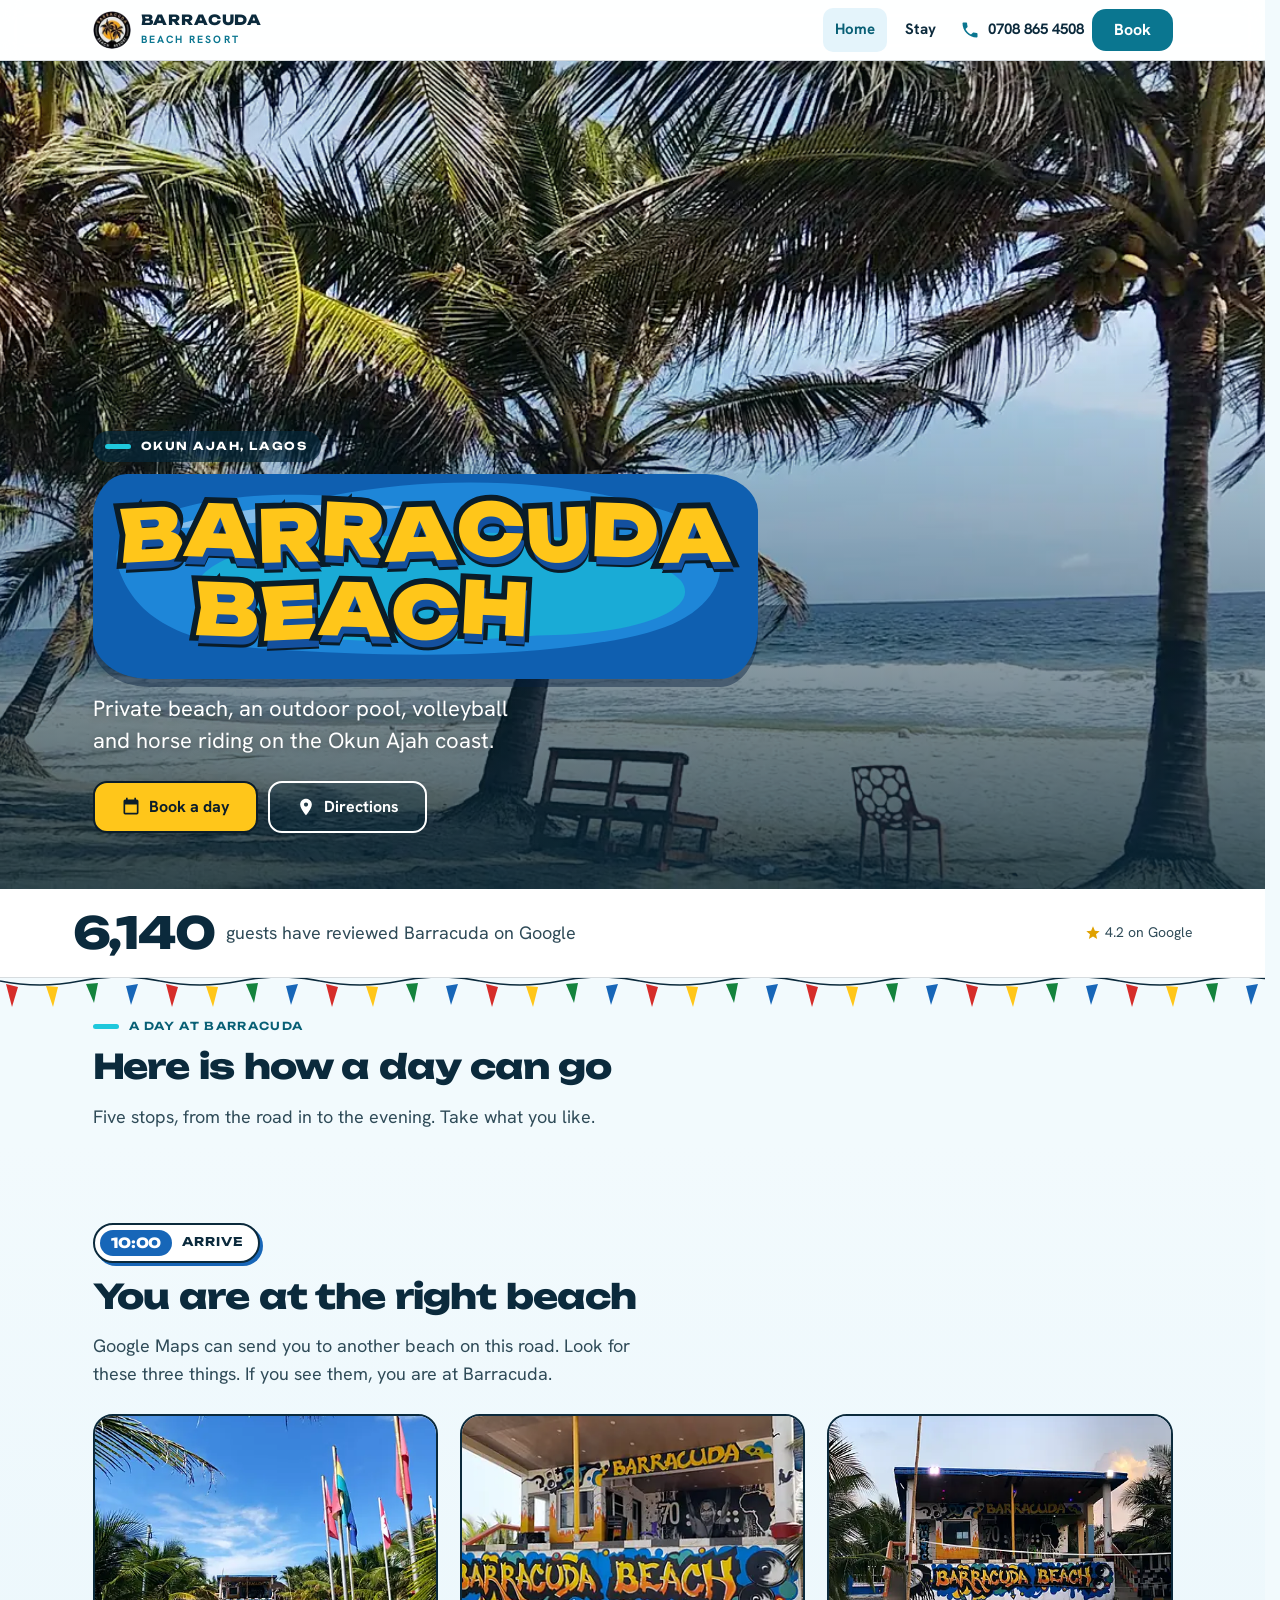
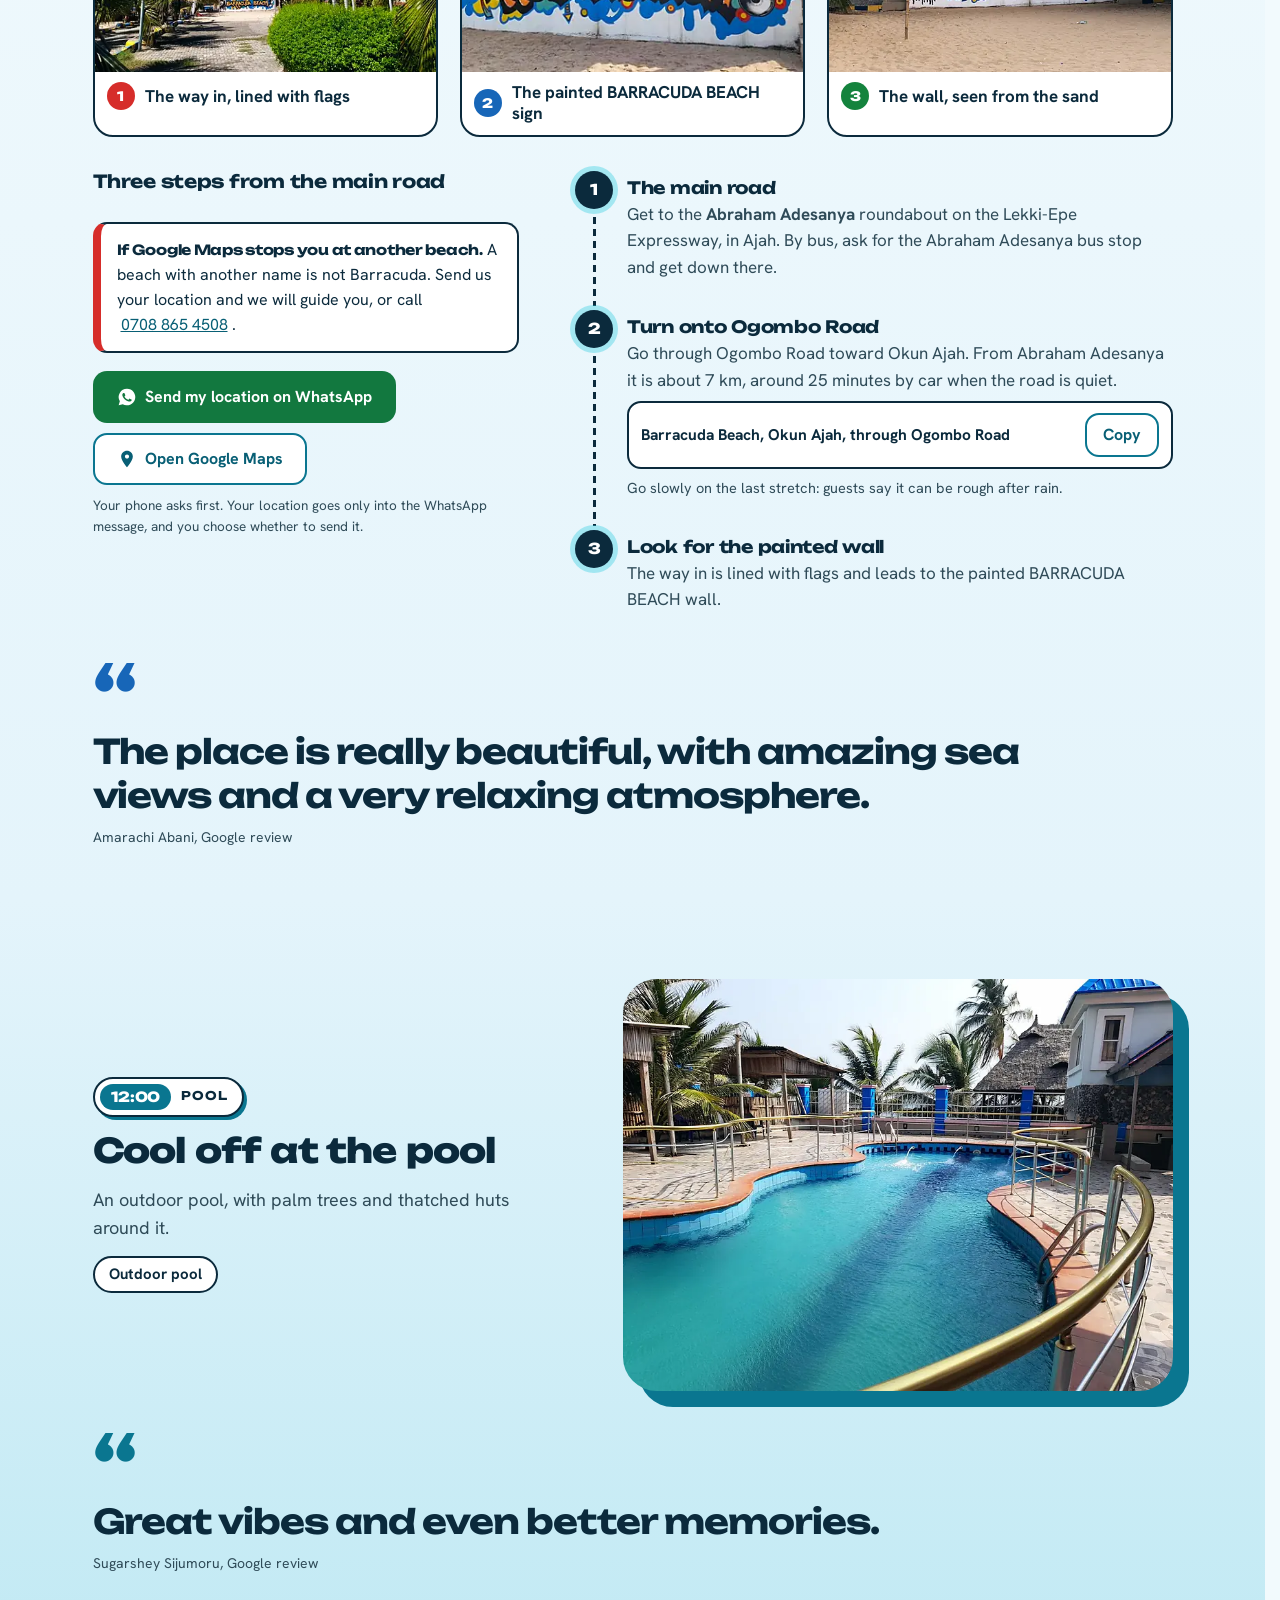
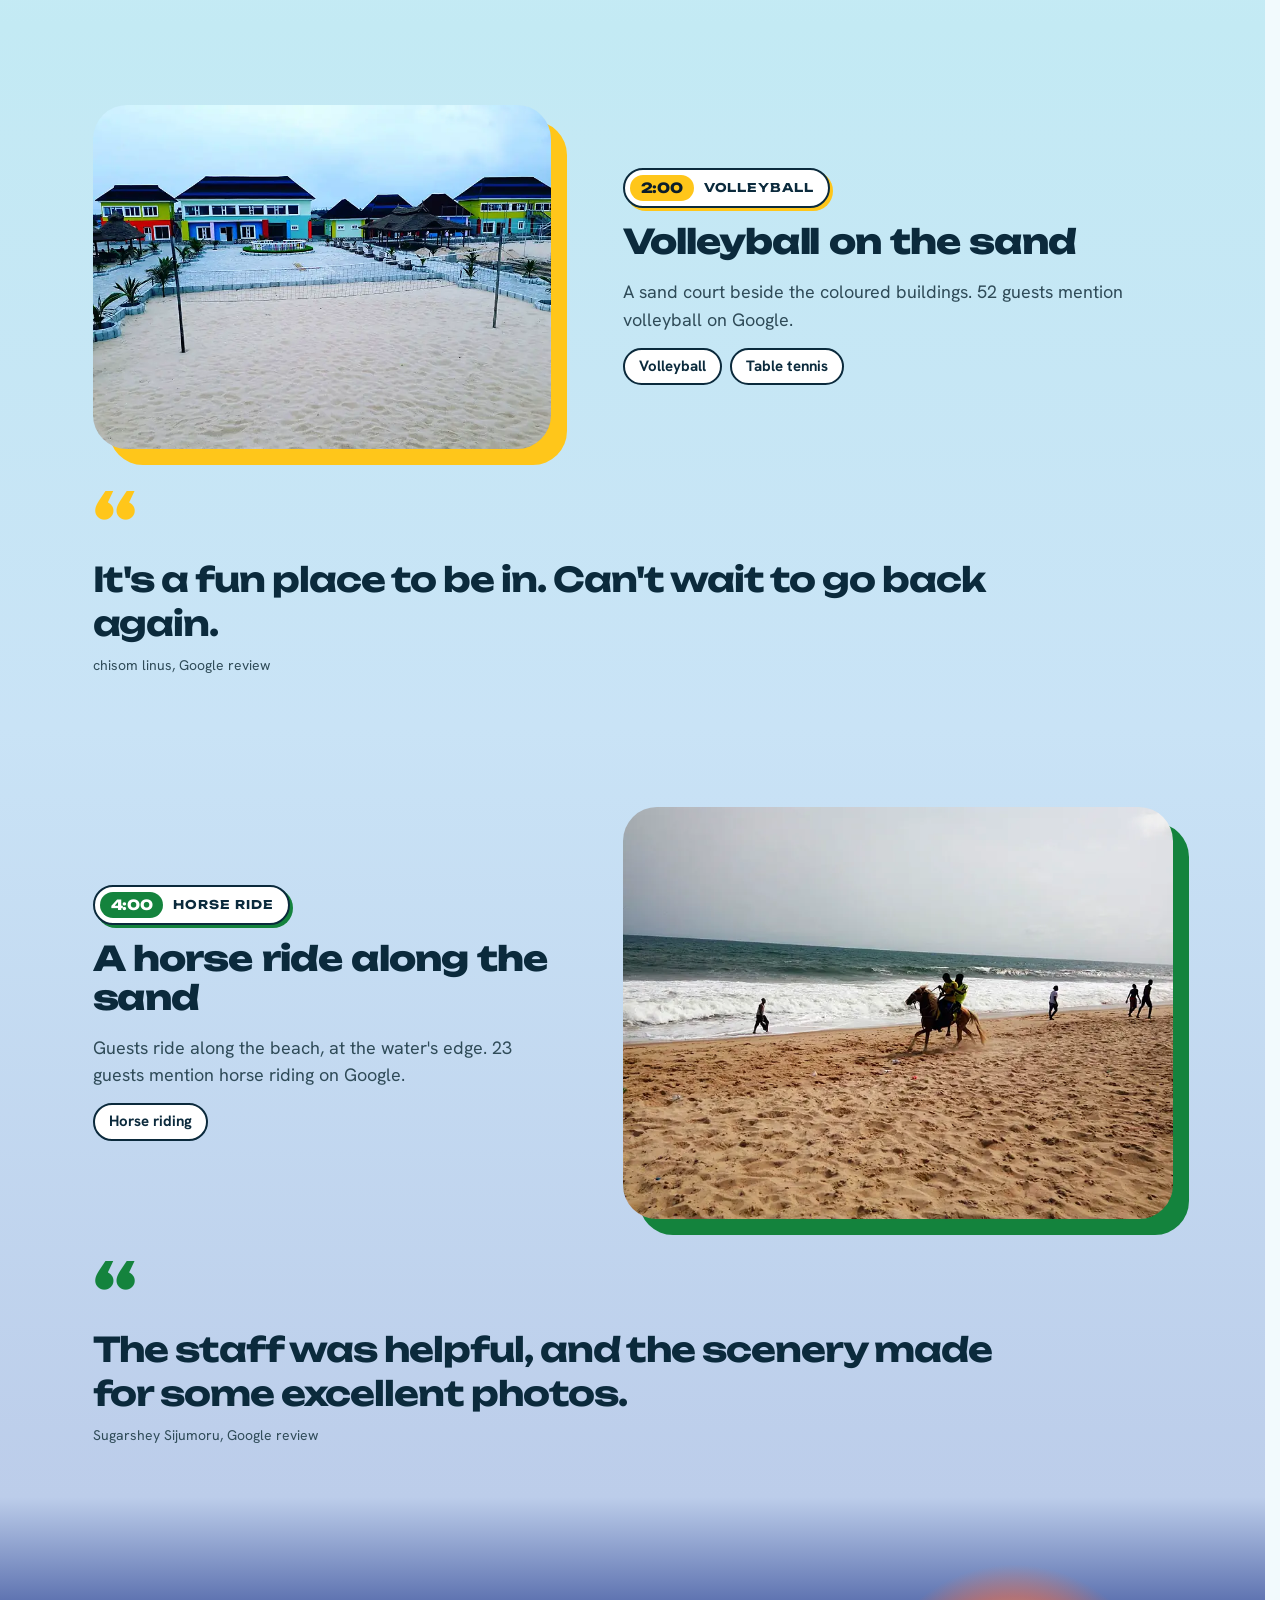
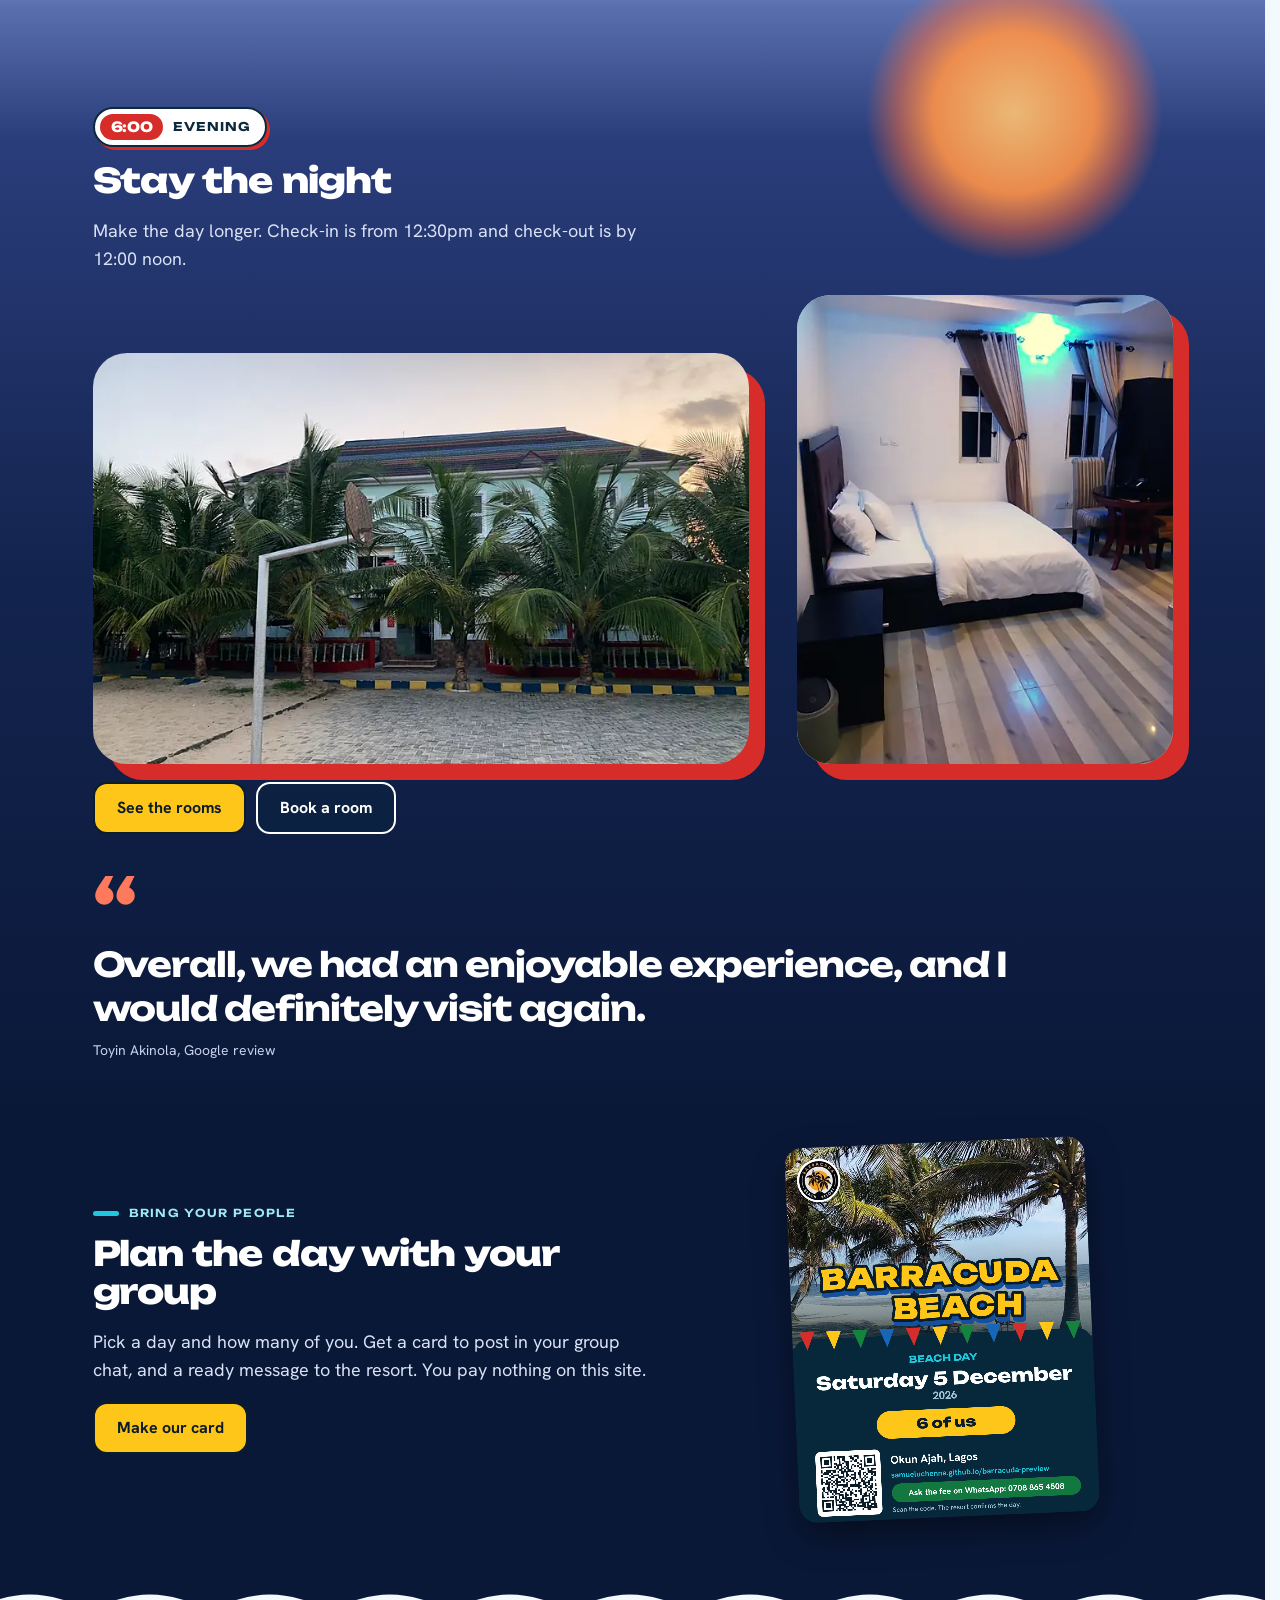
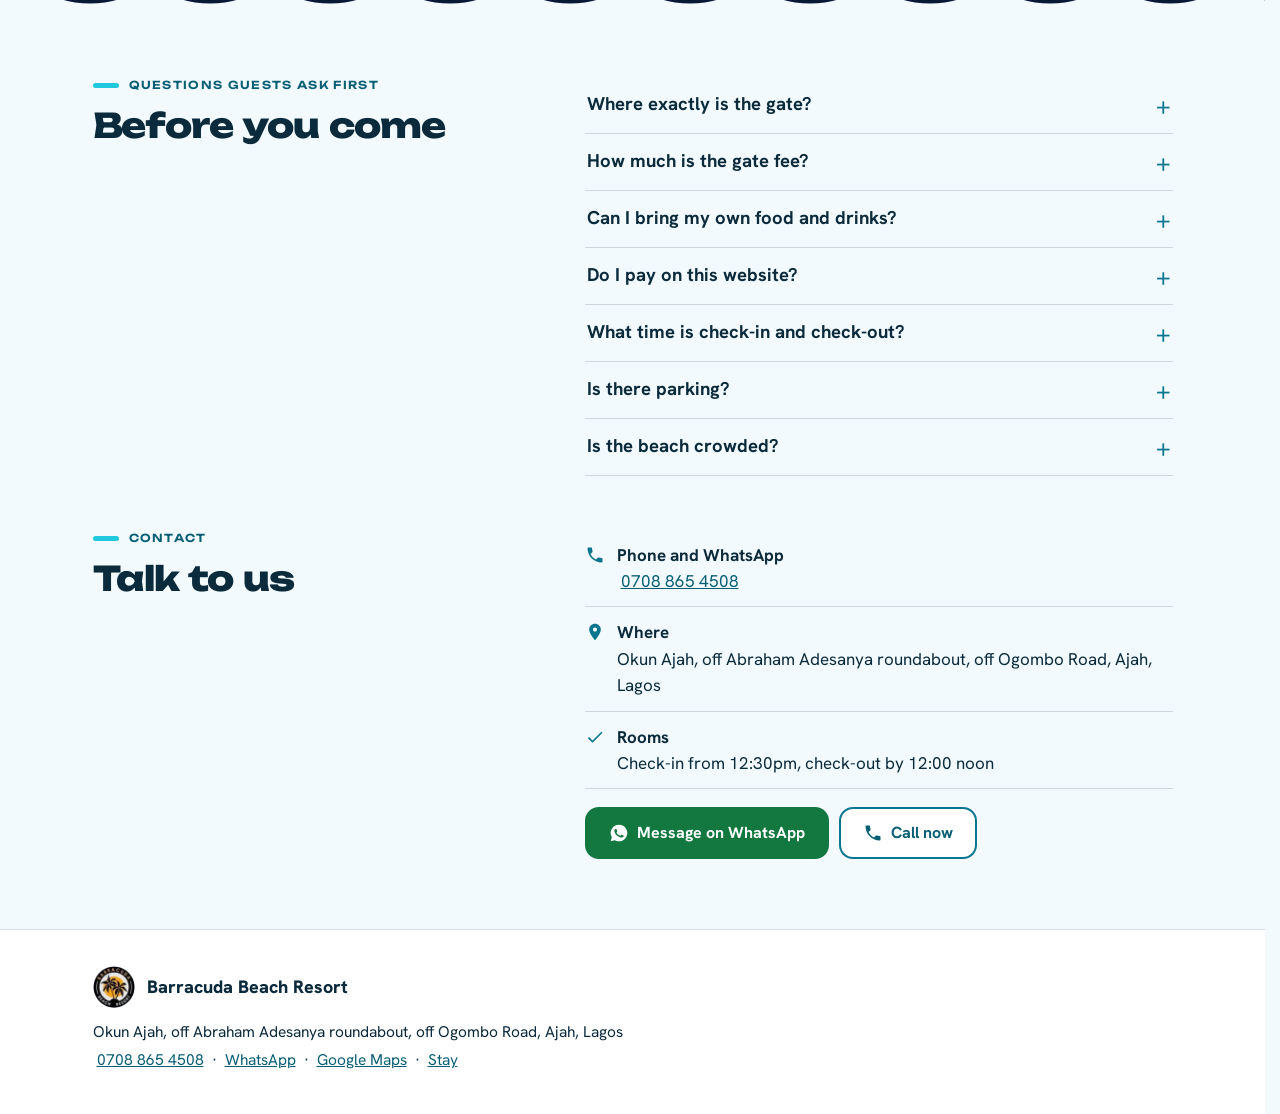
<file: index.html>
<!doctype html>
<html lang="en">
<head>
<meta charset="utf-8">
<meta name="viewport" content="width=device-width,initial-scale=1">
<link rel="canonical" href="https://samueluchenna.github.io/barracuda-preview/">
<meta property="og:type" content="website">
<meta property="og:site_name" content="Barracuda Beach Resort">
<meta property="og:locale" content="en_NG">
<meta property="og:title" content="Barracuda Beach Resort | A day at the beach, Okun Ajah, Lagos">
<meta property="og:description" content="Barracuda Beach Resort in Okun Ajah, Lagos: know you are at the right beach, how to get there, and how to book a day or a room.">
<meta property="og:url" content="https://samueluchenna.github.io/barracuda-preview/">
<meta property="og:image" content="https://samueluchenna.github.io/barracuda-preview/assets/og-barracuda.jpg">
<meta property="og:image:width" content="1200">
<meta property="og:image:height" content="630">
<meta property="og:image:alt" content="The painted BARRACUDA BEACH name over palm trees and the sea at Okun Ajah, Lagos">
<meta name="twitter:card" content="summary_large_image">
<meta name="twitter:title" content="Barracuda Beach Resort | A day at the beach, Okun Ajah, Lagos">
<meta name="twitter:description" content="Barracuda Beach Resort in Okun Ajah, Lagos: know you are at the right beach, how to get there, and how to book a day or a room.">
<meta name="twitter:image" content="https://samueluchenna.github.io/barracuda-preview/assets/og-barracuda.jpg">
<meta name="twitter:image:alt" content="The painted BARRACUDA BEACH name over palm trees and the sea at Okun Ajah, Lagos">
<link rel="apple-touch-icon" href="apple-touch-icon.png">
<title>Barracuda Beach Resort | A day at the beach, Okun Ajah, Lagos</title>
<meta name="description" content="Barracuda Beach Resort in Okun Ajah, Lagos: know you are at the right beach, how to get there, and how to book a day or a room.">
<meta name="robots" content="noindex, nofollow">
<meta name="theme-color" content="#f2fafd">
<link rel="icon" type="image/png" href="favicon.png">
<link rel="preload" href="assets/fonts/unbounded.woff2" as="font" type="font/woff2" crossorigin>
<link rel="preload" href="assets/fonts/hanken-grotesk.woff2" as="font" type="font/woff2" crossorigin>
<link rel="preload" as="image" fetchpriority="high" imagesrcset="assets/img5/hero-640.webp 640w, assets/img5/hero-828.webp 828w, assets/img5/hero-1280.webp 1280w" imagesizes="100vw">
<link rel="stylesheet" href="assets/wall.css?v=1793430948">
<script>document.documentElement.classList.add('js');try{var s=sessionStorage;if(/[?&]intro=1/.test(location.search)||!s.bbseen&&!location.hash)document.documentElement.classList.add('intro');s.bbseen=1}catch(e){}</script>
<script src="assets/wall.js?v=1793430948" defer></script>
</head>
<body>
<button type="button" class="skip">Skip to main content</button>
<div id="intro"><button type="button" class="iskip">Skip</button><div class="ib" aria-hidden="true"><img class="il" src="assets/logo-barracuda-320.webp" width="200" height="200" alt=""></div></div>
<script>(function(){var d=document,h=d.documentElement,o=d.getElementById("intro");function end(){if(!h.classList.contains("intro"))return;h.classList.remove("intro");var f=o.contains(d.activeElement);o.remove();if(f){var t=d.querySelector("h1");if(t){t.tabIndex=-1;t.focus({preventScroll:true})}}window.dispatchEvent(new Event("introdone"))}if(!h.classList.contains("intro")){o.remove();return}if(getComputedStyle(o).animationName==="none"){end();return}o.addEventListener("animationend",function(e){if(e.target===o)end()});o.addEventListener("click",end);d.addEventListener("keydown",end);setTimeout(end,4500)})()</script>

<header class="top"><div class="wrap">
<a class="logo" href="index.html" aria-label="Barracuda Beach Resort, home"><img src="assets/logo-barracuda-88.webp" width="38" height="38" alt=""><div><span>Barracuda</span><small>BEACH RESORT</small></div></a>
<nav class="links" aria-label="Main"><a href="index.html" class="on" aria-current="page">Home</a><a href="rooms.html">Stay</a></nav>
<div class="hr"><a class="hcall" href="tel:07088654508" aria-label="Call 0708 865 4508"><svg viewBox="0 0 24 24" aria-hidden="true"><path d="M6.62 10.79c1.44 2.83 3.76 5.14 6.59 6.59l2.2-2.2c.27-.27.67-.36 1.02-.24 1.12.37 2.33.57 3.57.57.55 0 1 .45 1 1V20c0 .55-.45 1-1 1-9.39 0-17-7.61-17-17 0-.55.45-1 1-1h3.5c.55 0 1 .45 1 1 0 1.25.2 2.45.57 3.57.11.35.03.74-.25 1.02l-2.2 2.2z"/></svg><b>0708 865 4508</b></a><button type="button" class="btn main hbook" data-open="book">Book</button></div>
</div></header>
<main id="main" tabindex="-1">
<nav class="rail" aria-hidden="true"><i data-s="arrive">10:00</i><i data-s="pool">12:00</i><i data-s="volley">2:00</i><i data-s="horse">4:00</i><i data-s="dusk">6:00</i></nav><section class="hero"><div class="ph"><img src="assets/img5/hero-828.webp" srcset="assets/img5/hero-640.webp 640w, assets/img5/hero-828.webp 828w, assets/img5/hero-1280.webp 1280w" sizes="100vw" width="1280" height="720" alt="Palm trees on the beach with waves rolling in and a wooden bench on the sand" fetchpriority="high"></div><div class="hero-in wrap"><p class="kick">Okun Ajah, Lagos</p><h1 class="wallh"><span class="sr">Barracuda Beach</span><span class="paint" aria-hidden="true"><svg class="cloud" viewBox="0 0 360 150" preserveAspectRatio="none" aria-hidden="true"><path d="M14 70C4 38 52 10 128 16C196 -2 268 6 316 30C352 50 346 100 300 116C244 136 160 134 96 128C42 124 22 100 14 70Z"/><path class="b" d="M60 96C40 70 92 40 170 46C240 36 298 52 318 78C330 100 292 118 240 118C170 126 96 126 60 96Z"/><path class="w" d="M40 40C70 24 120 20 170 24C130 30 80 38 40 40Z"/></svg><span class="ln"><span class="l" style="--i:0;--r:-3deg;--y:0.03em">B</span><span class="l" style="--i:1;--r:2deg;--y:-0.02em">A</span><span class="l" style="--i:2;--r:-1.5deg;--y:0.04em">R</span><span class="l" style="--i:3;--r:3deg;--y:-0.03em">R</span><span class="l" style="--i:4;--r:-2deg;--y:0.02em">A</span><span class="l" style="--i:5;--r:1.5deg;--y:-0.04em">C</span><span class="l" style="--i:6;--r:-2.5deg;--y:0.03em">U</span><span class="l" style="--i:7;--r:2deg;--y:-0.02em">D</span><span class="l" style="--i:8;--r:-1deg;--y:0.04em">A</span></span><span class="ln"><span class="l" style="--i:9;--r:2deg;--y:-0.02em">B</span><span class="l" style="--i:10;--r:-2.5deg;--y:0.03em">E</span><span class="l" style="--i:11;--r:1.5deg;--y:-0.03em">A</span><span class="l" style="--i:12;--r:-1.5deg;--y:0.02em">C</span><span class="l" style="--i:13;--r:3deg;--y:-0.04em">H</span></span></span></h1><p class="sub">Private beach, an outdoor pool, volleyball and horse riding on the Okun Ajah coast.</p><div class="acts"><button type="button" class="btn yel" data-open="book"><svg viewBox="0 0 24 24" aria-hidden="true"><path d="M19 3h-1V1h-2v2H8V1H6v2H5a2 2 0 0 0-2 2v14a2 2 0 0 0 2 2h14a2 2 0 0 0 2-2V5a2 2 0 0 0-2-2zm0 16H5V9h14v10z"/></svg> Book a day</button><button type="button" class="btn ghost" data-open="route"><svg viewBox="0 0 24 24" aria-hidden="true"><path d="M12 2C8.13 2 5 5.13 5 9c0 5.25 7 13 7 13s7-7.75 7-13c0-3.87-3.13-7-7-7zm0 9.5c-1.38 0-2.5-1.12-2.5-2.5s1.12-2.5 2.5-2.5 2.5 1.12 2.5 2.5-1.12 2.5-2.5 2.5z"/></svg> Directions</button></div></div></section><div class="proof"><div class="proofw"><b>6,140</b><span>guests have reviewed Barracuda on Google</span><em><svg viewBox="0 0 24 24" aria-hidden="true"><path d="M12 17.27 18.18 21l-1.64-7.03L22 9.24l-7.19-.61L12 2 9.19 8.63 2 9.24l5.46 4.73L5.82 21z"/></svg>4.2 on Google</em></div></div><div class="bunting" aria-hidden="true"></div><section class="day-head"><div class="wrap"><p class="eyebrow">A day at Barracuda</p><h2>Here is how a day can go</h2><p class="lead">Five stops, from the road in to the evening. Take what you like.</p></div></section><section class="stop s-arrive" data-stop="arrive"><div class="wrap"><div class="clock"><b>10:00</b><span>Arrive</span></div><h2>You are at the right beach</h2><p class="lead">Google Maps can send you to another beach on this road. Look for these three things. If you see them, you are at Barracuda.</p><div class="looks" role="list" tabindex="0" aria-label="Does it look like this? Swipe sideways"><figure class="look" role="listitem"><div><img src="assets/img5/flags-800.webp" srcset="assets/img5/flags-480.webp 480w, assets/img5/flags-800.webp 800w, assets/img5/flags-1080.webp 1080w" sizes="(min-width:900px) 360px, 74vw" width="1080" height="809" alt="A path lined with flags and palm trees leading to the painted beach bar" loading="lazy" decoding="async"></div><figcaption><i>1</i>The way in, lined with flags</figcaption></figure><figure class="look" role="listitem"><div><img src="assets/img5/sign-800.webp" srcset="assets/img5/sign-480.webp 480w, assets/img5/sign-800.webp 800w, assets/img5/sign-1200.webp 1200w" sizes="(min-width:900px) 360px, 74vw" width="1200" height="675" alt="The painted BARRACUDA BEACH sign on the beach bar" loading="lazy" decoding="async" style="object-position:30% 50%"></div><figcaption><i>2</i>The painted BARRACUDA BEACH sign</figcaption></figure><figure class="look" role="listitem"><div><img src="assets/img5/wall-800.webp" srcset="assets/img5/wall-480.webp 480w, assets/img5/wall-800.webp 800w, assets/img5/wall-1200.webp 1200w" sizes="(min-width:900px) 360px, 74vw" width="1200" height="900" alt="The painted wall of the beach bar, seen from the sand" loading="lazy" decoding="async" style="object-position:50% 40%"></div><figcaption><i>3</i>The wall, seen from the sand</figcaption></figure></div><div class="arrive-grid"><div class="ah"><h3>Three steps from the main road</h3></div><ol class="route"><li><span class="dot">1</span><div><h3>The main road</h3><p>Get to the <b>Abraham Adesanya</b> roundabout on the Lekki-Epe Expressway, in Ajah. By bus, ask for the Abraham Adesanya bus stop and get down there.</p></div></li><li><span class="dot">2</span><div><h3>Turn onto Ogombo Road</h3><p>Go through Ogombo Road toward Okun Ajah. From Abraham Adesanya it is about 7 km, around 25 minutes by car when the road is quiet.</p><div class="say"><q class="sayText">Barracuda Beach, Okun Ajah, through Ogombo Road</q><button class="btn line copySay" type="button">Copy</button></div><p class="tip">Go slowly on the last stretch: guests say it can be rough after rain.</p></div></li><li><span class="dot">3</span><div><h3>Look for the painted wall</h3><p>The way in is lined with flags and leads to the painted BARRACUDA BEACH wall.</p></div></li></ol><div class="am"><div class="mapnote"><b>If Google Maps stops you at another beach.</b> A beach with another name is not Barracuda. Send us your location and we will guide you, or call <a href="tel:07088654508">0708 865 4508</a>.</div><div class="acts"><button type="button" class="btn wa" data-loc><svg viewBox="0 0 24 24" aria-hidden="true"><path d="M12 2a10 10 0 0 0-8.6 15.1L2 22l5-1.3A10 10 0 1 0 12 2zm5.2 14.2c-.2.6-1.2 1.2-1.7 1.2-.5.1-1 .2-3.3-.7-2.8-1.2-4.6-4-4.7-4.2-.1-.2-1.1-1.5-1.1-2.8 0-1.3.7-2 .9-2.2.2-.3.5-.3.7-.3h.5c.2 0 .4 0 .6.5l.8 2c.1.2.1.4 0 .5l-.3.5-.4.4c-.1.1-.3.3-.1.6.2.3.8 1.3 1.7 2.1 1.2 1 2.1 1.3 2.4 1.5.3.1.5.1.6-.1l.9-1.1c.2-.3.4-.2.6-.1l1.9.9c.3.1.5.2.5.3.1.2.1.6-.1 1.2z"/></svg> Send my location on WhatsApp</button><a class="btn line" href="https://www.google.com/maps/search/?api=1&query=Barracuda+Beach+Resort+Okun+Ajah+Lagos"><svg viewBox="0 0 24 24" aria-hidden="true"><path d="M12 2C8.13 2 5 5.13 5 9c0 5.25 7 13 7 13s7-7.75 7-13c0-3.87-3.13-7-7-7zm0 9.5c-1.38 0-2.5-1.12-2.5-2.5s1.12-2.5 2.5-2.5 2.5 1.12 2.5 2.5-1.12 2.5-2.5 2.5z"/></svg> Open Google Maps</a></div><p class="locnote">Your phone asks first. Your location goes only into the WhatsApp message, and you choose whether to send it.</p></div></div><blockquote class="pull"><p>The place is really beautiful, with amazing sea views and a very relaxing atmosphere.</p><footer>Amarachi Abani, Google review</footer></blockquote></div></section><section class="stop s-pool" data-stop="pool"><div class="wrap"><div class="stop-grid"><div><div class="clock"><b>12:00</b><span>Pool</span></div><h2>Cool off at the pool</h2><p class="lead">An outdoor pool, with palm trees and thatched huts around it.</p><ul class="tags"><li>Outdoor pool</li></ul></div><figure class="pic"><img src="assets/img5/pool-800.webp" srcset="assets/img5/pool-480.webp 480w, assets/img5/pool-800.webp 800w, assets/img5/pool-1200.webp 1200w" sizes="(min-width:900px) 560px, 92vw" width="1200" height="900" alt="The outdoor pool with a gold rail, palm trees and thatched huts" loading="lazy" decoding="async"></figure></div><blockquote class="pull"><p>Great vibes and even better memories.</p><footer>Sugarshey Sijumoru, Google review</footer></blockquote></div></section><section class="stop s-volley" data-stop="volley"><div class="wrap"><div class="stop-grid rev"><div><div class="clock"><b>2:00</b><span>Volleyball</span></div><h2>Volleyball on the sand</h2><p class="lead">A sand court beside the coloured buildings. 52 guests mention volleyball on Google.</p><ul class="tags"><li>Volleyball</li><li>Table tennis</li></ul></div><figure class="pic"><img src="assets/img5/courts-800.webp" srcset="assets/img5/courts-480.webp 480w, assets/img5/courts-800.webp 800w, assets/img5/courts-1032.webp 1032w" sizes="(min-width:900px) 560px, 92vw" width="1032" height="774" alt="A sand volleyball court with the coloured buildings behind" loading="lazy" decoding="async"></figure></div><blockquote class="pull"><p>It's a fun place to be in. Can't wait to go back again.</p><footer>chisom linus, Google review</footer></blockquote></div></section><section class="stop s-horse" data-stop="horse"><div class="wrap"><div class="stop-grid"><div><div class="clock"><b>4:00</b><span>Horse ride</span></div><h2>A horse ride along the sand</h2><p class="lead">Guests ride along the beach, at the water's edge. 23 guests mention horse riding on Google.</p><ul class="tags"><li>Horse riding</li></ul></div><figure class="pic"><img src="assets/img5/horse-800.webp" srcset="assets/img5/horse-480.webp 480w, assets/img5/horse-800.webp 800w, assets/img5/horse-1200.webp 1200w" sizes="(min-width:900px) 560px, 92vw" width="1200" height="900" alt="Two people riding a horse along the beach at the water edge" loading="lazy" decoding="async"></figure></div><blockquote class="pull"><p>The staff was helpful, and the scenery made for some excellent photos.</p><footer>Sugarshey Sijumoru, Google review</footer></blockquote></div></section><section class="stop s-dusk" data-stop="dusk"><div class="sun" aria-hidden="true"></div><div class="wrap"><div class="clock"><b>6:00</b><span>Evening</span></div><h2>Stay the night</h2><p class="lead">Make the day longer. Check-in is from 12:30pm and check-out is by 12:00 noon.</p><div class="duo"><figure class="pic wide"><img src="assets/img5/dusk-800.webp" srcset="assets/img5/dusk-480.webp 480w, assets/img5/dusk-800.webp 800w, assets/img5/dusk-1200.webp 1200w" sizes="(min-width:900px) 560px, 92vw" width="1200" height="900" alt="The resort building in the evening light, behind palm trees" loading="lazy" decoding="async"></figure><figure class="pic"><img src="assets/img5/room-800.webp" srcset="assets/img5/room-480.webp 480w, assets/img5/room-800.webp 800w, assets/img5/room-1200.webp 1200w" sizes="(min-width:900px) 360px, 92vw" width="1200" height="1600" alt="A bedroom with a made bed, pillows, curtains and a window" loading="lazy" decoding="async" style="object-position:50% 70%" class="roomcrop"></figure></div><div class="acts"><a class="btn yel" href="rooms.html">See the rooms</a><button type="button" class="btn ghost" data-open="book" data-lane="room">Book a room</button></div><blockquote class="pull"><p>Overall, we had an enjoyable experience, and I would definitely visit again.</p><footer>Toyin Akinola, Google review</footer></blockquote></div></section><section class="s-night"><div class="wrap share-grid"><div><p class="eyebrow">Bring your people</p><h2>Plan the day with your group</h2><p class="lead">Pick a day and how many of you. Get a card to post in your group chat, and a ready message to the resort. You pay nothing on this site.</p><div class="acts"><button type="button" class="btn yel" data-open="share">Make our card</button></div></div><canvas class="cardprev" width="1080" height="1350" role="img" aria-label="An example beach day card with the painted Barracuda Beach name, a date and the group size"></canvas></div></section><section class="qsec"><div class="wrap qgrid"><div><p class="eyebrow">Questions guests ask first</p><h2>Before you come</h2></div><div class="faq"><details><summary>Where exactly is the gate?</summary><p>Follow the three steps in the day above: the Abraham Adesanya roundabout, Ogombo Road, then the painted wall. If Google Maps stops you at a beach with another name, you are not at Barracuda. Send us your location and we will guide you.</p></details><details><summary>How much is the gate fee?</summary><p>Message us on WhatsApp and we reply with the fee for your day. </p></details><details><summary>Can I bring my own food and drinks?</summary><p>Ask us when you message, and we tell you the rule. </p></details><details><summary>Do I pay on this website?</summary><p>No. You send a request, we reply on WhatsApp and confirm the day. How you pay is agreed with the resort.</p></details><details><summary>What time is check-in and check-out?</summary><p>Check-in is from 12:30pm and check-out is by 12:00 noon.</p></details><details><summary>Is there parking?</summary><p>Free parking is listed on the resort's Google page.</p></details><details><summary>Is the beach crowded?</summary><p>45 guests on Google say it is not crowded. Busy days can differ, so ask when you send your request.</p></details></div></div><div class="wrap qgrid" style="padding-top:54px"><div><p class="eyebrow">Contact</p><h2>Talk to us</h2></div><div class="contact"><div class="row"><svg viewBox="0 0 24 24" aria-hidden="true"><path d="M6.62 10.79c1.44 2.83 3.76 5.14 6.59 6.59l2.2-2.2c.27-.27.67-.36 1.02-.24 1.12.37 2.33.57 3.57.57.55 0 1 .45 1 1V20c0 .55-.45 1-1 1-9.39 0-17-7.61-17-17 0-.55.45-1 1-1h3.5c.55 0 1 .45 1 1 0 1.25.2 2.45.57 3.57.11.35.03.74-.25 1.02l-2.2 2.2z"/></svg><div><b>Phone and WhatsApp</b><br><a href="tel:07088654508">0708 865 4508</a></div></div><div class="row"><svg viewBox="0 0 24 24" aria-hidden="true"><path d="M12 2C8.13 2 5 5.13 5 9c0 5.25 7 13 7 13s7-7.75 7-13c0-3.87-3.13-7-7-7zm0 9.5c-1.38 0-2.5-1.12-2.5-2.5s1.12-2.5 2.5-2.5 2.5 1.12 2.5 2.5-1.12 2.5-2.5 2.5z"/></svg><div><b>Where</b><br>Okun Ajah, off Abraham Adesanya roundabout, off Ogombo Road, Ajah, Lagos</div></div><div class="row"><svg viewBox="0 0 24 24" aria-hidden="true"><path d="M9 16.17 4.83 12l-1.42 1.41L9 19 21 7l-1.41-1.41z"/></svg><div><b>Rooms</b><br>Check-in from 12:30pm, check-out by 12:00 noon</div></div><div class="acts"><a class="btn wa" href="https://wa.me/2347088654508?text=Hello%20Barracuda%20Beach%20Resort.%20I%20have%20a%20question."><svg viewBox="0 0 24 24" aria-hidden="true"><path d="M12 2a10 10 0 0 0-8.6 15.1L2 22l5-1.3A10 10 0 1 0 12 2zm5.2 14.2c-.2.6-1.2 1.2-1.7 1.2-.5.1-1 .2-3.3-.7-2.8-1.2-4.6-4-4.7-4.2-.1-.2-1.1-1.5-1.1-2.8 0-1.3.7-2 .9-2.2.2-.3.5-.3.7-.3h.5c.2 0 .4 0 .6.5l.8 2c.1.2.1.4 0 .5l-.3.5-.4.4c-.1.1-.3.3-.1.6.2.3.8 1.3 1.7 2.1 1.2 1 2.1 1.3 2.4 1.5.3.1.5.1.6-.1l.9-1.1c.2-.3.4-.2.6-.1l1.9.9c.3.1.5.2.5.3.1.2.1.6-.1 1.2z"/></svg> Message on WhatsApp</a><a class="btn line" href="tel:07088654508"><svg viewBox="0 0 24 24" aria-hidden="true"><path d="M6.62 10.79c1.44 2.83 3.76 5.14 6.59 6.59l2.2-2.2c.27-.27.67-.36 1.02-.24 1.12.37 2.33.57 3.57.57.55 0 1 .45 1 1V20c0 .55-.45 1-1 1-9.39 0-17-7.61-17-17 0-.55.45-1 1-1h3.5c.55 0 1 .45 1 1 0 1.25.2 2.45.57 3.57.11.35.03.74-.25 1.02l-2.2 2.2z"/></svg> Call now</a></div></div></div></section>
</main>
<footer><div class="wrap">
<div class="plate"><img src="assets/logo-barracuda-88.webp" width="42" height="42" alt="">Barracuda Beach Resort</div>
<p style="margin:12px 0 4px">Okun Ajah, off Abraham Adesanya roundabout, off Ogombo Road, Ajah, Lagos</p>
<p><a href="tel:07088654508">0708 865 4508</a> &middot; <a href="https://wa.me/2347088654508">WhatsApp</a> &middot; <a href="https://www.google.com/maps/search/?api=1&query=Barracuda+Beach+Resort+Okun+Ajah+Lagos">Google Maps</a> &middot; <a href="rooms.html">Stay</a></p>
</div></footer>
<nav class="bar" aria-label="Quick actions"><button type="button" class="btn main" data-open="book"><svg viewBox="0 0 24 24" aria-hidden="true"><path d="M19 3h-1V1h-2v2H8V1H6v2H5a2 2 0 0 0-2 2v14a2 2 0 0 0 2 2h14a2 2 0 0 0 2-2V5a2 2 0 0 0-2-2zm0 16H5V9h14v10z"/></svg> Book a day</button><a class="btn ico" href="https://wa.me/2347088654508" aria-label="WhatsApp"><svg viewBox="0 0 24 24" aria-hidden="true"><path d="M12 2a10 10 0 0 0-8.6 15.1L2 22l5-1.3A10 10 0 1 0 12 2zm5.2 14.2c-.2.6-1.2 1.2-1.7 1.2-.5.1-1 .2-3.3-.7-2.8-1.2-4.6-4-4.7-4.2-.1-.2-1.1-1.5-1.1-2.8 0-1.3.7-2 .9-2.2.2-.3.5-.3.7-.3h.5c.2 0 .4 0 .6.5l.8 2c.1.2.1.4 0 .5l-.3.5-.4.4c-.1.1-.3.3-.1.6.2.3.8 1.3 1.7 2.1 1.2 1 2.1 1.3 2.4 1.5.3.1.5.1.6-.1l.9-1.1c.2-.3.4-.2.6-.1l1.9.9c.3.1.5.2.5.3.1.2.1.6-.1 1.2z"/></svg></a></nav>
<dialog class="sheet" data-sheet="book" aria-labelledby="bk-h"><div class="sin"><div class="shead"><h2 id="bk-h">Book your visit</h2><button type="button" class="x" data-close aria-label="Close"><svg viewBox="0 0 24 24" aria-hidden="true"><path d="M19 6.41 17.59 5 12 10.59 6.41 5 5 6.41 10.59 12 5 17.59 6.41 19 12 13.41 17.59 19 19 17.59 13.41 12z"/></svg></button></div><div class="tabs" role="group" aria-label="What do you want to book?"><button type="button" data-lane="day" aria-selected="true">Day visit</button><button type="button" data-lane="room" aria-selected="false">Room</button><button type="button" data-lane="event" aria-selected="false">Event</button></div><div class="lanes"><div class="lane on" data-lane="day"><p class="soft">Pick the day and how many of you. We reply on WhatsApp to tell you if the day is open and what it costs.</p></div><div class="lane" data-lane="room"><p class="soft">Pick the night you arrive and how many nights. We reply with the rooms that are free and what they cost. Check-in is from 12:30pm, check-out by 12:00 noon.</p></div><div class="lane" data-lane="event"><p class="soft">Tell us the date, how many of you, and what you have in mind. We reply on WhatsApp.</p></div></div><form class="book" novalidate>
<input type="hidden" name="kind" value="day">
<div class="fgrid">
<div class="field full"><label for="b-date">Day you want to come</label><input id="b-date" name="date" type="date"></div>
<div class="field"><label for="b-ad">Adults</label><input id="b-ad" name="adults" type="number" min="1" max="200" value="2" inputmode="numeric"></div>
<div class="field"><label for="b-ch">Children</label><input id="b-ch" name="children" type="number" min="0" max="200" value="0" inputmode="numeric"></div>
<div class="field full nights"><label for="b-nt">How many nights?</label><input id="b-nt" name="nights" type="number" min="1" max="30" value="1" inputmode="numeric"></div>
<div class="field full evnote"><label for="b-note">What you have in mind</label><input id="b-note" name="note" type="text" placeholder="For example: a birthday for 20 people"></div>
<div class="field full"><label for="b-nm">Your name</label><input id="b-nm" name="name" type="text" autocomplete="name" placeholder="For example: Ada"></div>
</div>
<p class="ferr" role="alert"></p>
<button class="btn wa full" type="submit"><svg viewBox="0 0 24 24" aria-hidden="true"><path d="M12 2a10 10 0 0 0-8.6 15.1L2 22l5-1.3A10 10 0 1 0 12 2zm5.2 14.2c-.2.6-1.2 1.2-1.7 1.2-.5.1-1 .2-3.3-.7-2.8-1.2-4.6-4-4.7-4.2-.1-.2-1.1-1.5-1.1-2.8 0-1.3.7-2 .9-2.2.2-.3.5-.3.7-.3h.5c.2 0 .4 0 .6.5l.8 2c.1.2.1.4 0 .5l-.3.5-.4.4c-.1.1-.3.3-.1.6.2.3.8 1.3 1.7 2.1 1.2 1 2.1 1.3 2.4 1.5.3.1.5.1.6-.1l.9-1.1c.2-.3.4-.2.6-.1l1.9.9c.3.1.5.2.5.3.1.2.1.6-.1 1.2z"/></svg> Send on WhatsApp</button>
<p class="fnote">This opens WhatsApp with your message ready to send. You do not pay on this website.</p>
</form></div></dialog><dialog class="sheet" data-sheet="route" aria-labelledby="rt-h"><div class="sin"><div class="shead"><h2 id="rt-h">How to get here</h2><button type="button" class="x" data-close aria-label="Close"><svg viewBox="0 0 24 24" aria-hidden="true"><path d="M19 6.41 17.59 5 12 10.59 6.41 5 5 6.41 10.59 12 5 17.59 6.41 19 12 13.41 17.59 19 19 17.59 13.41 12z"/></svg></button></div><ol class="route"><li><span class="dot">1</span><div><h3>The main road</h3><p>Get to the <b>Abraham Adesanya</b> roundabout on the Lekki-Epe Expressway, in Ajah. By bus, ask for the Abraham Adesanya bus stop and get down there.</p></div></li><li><span class="dot">2</span><div><h3>Turn onto Ogombo Road</h3><p>Go through Ogombo Road toward Okun Ajah. From Abraham Adesanya it is about 7 km, around 25 minutes by car when the road is quiet.</p><div class="say"><q class="sayText">Barracuda Beach, Okun Ajah, through Ogombo Road</q><button class="btn line copySay" type="button">Copy</button></div><p class="tip">Go slowly on the last stretch: guests say it can be rough after rain.</p></div></li><li><span class="dot">3</span><div><h3>Look for the painted wall</h3><p>The way in is lined with flags and leads to the painted BARRACUDA BEACH wall.</p></div></li></ol><div class="mapnote"><b>If Google Maps stops you at another beach.</b> A beach with another name is not Barracuda. Send us your location and we will guide you, or call <a href="tel:07088654508">0708 865 4508</a>.</div><div class="acts"><button type="button" class="btn wa" data-loc><svg viewBox="0 0 24 24" aria-hidden="true"><path d="M12 2a10 10 0 0 0-8.6 15.1L2 22l5-1.3A10 10 0 1 0 12 2zm5.2 14.2c-.2.6-1.2 1.2-1.7 1.2-.5.1-1 .2-3.3-.7-2.8-1.2-4.6-4-4.7-4.2-.1-.2-1.1-1.5-1.1-2.8 0-1.3.7-2 .9-2.2.2-.3.5-.3.7-.3h.5c.2 0 .4 0 .6.5l.8 2c.1.2.1.4 0 .5l-.3.5-.4.4c-.1.1-.3.3-.1.6.2.3.8 1.3 1.7 2.1 1.2 1 2.1 1.3 2.4 1.5.3.1.5.1.6-.1l.9-1.1c.2-.3.4-.2.6-.1l1.9.9c.3.1.5.2.5.3.1.2.1.6-.1 1.2z"/></svg> Send my location on WhatsApp</button><a class="btn line" href="https://www.google.com/maps/search/?api=1&query=Barracuda+Beach+Resort+Okun+Ajah+Lagos"><svg viewBox="0 0 24 24" aria-hidden="true"><path d="M12 2C8.13 2 5 5.13 5 9c0 5.25 7 13 7 13s7-7.75 7-13c0-3.87-3.13-7-7-7zm0 9.5c-1.38 0-2.5-1.12-2.5-2.5s1.12-2.5 2.5-2.5 2.5 1.12 2.5 2.5-1.12 2.5-2.5 2.5z"/></svg> Open Google Maps</a></div><p class="locnote">Your phone asks first. Your location goes only into the WhatsApp message, and you choose whether to send it.</p></div></dialog><dialog class="sheet" data-sheet="share" aria-labelledby="sh-h"><div class="sin"><div class="shead"><h2 id="sh-h">Our beach day card</h2><button type="button" class="x" data-close aria-label="Close"><svg viewBox="0 0 24 24" aria-hidden="true"><path d="M19 6.41 17.59 5 12 10.59 6.41 5 5 6.41 10.59 12 5 17.59 6.41 19 12 13.41 17.59 19 19 17.59 13.41 12z"/></svg></button></div><div class="fgrid"><div class="field"><label for="s-date">Day</label><input id="s-date" type="date"></div><div class="field"><label for="s-n">How many of you</label><input id="s-n" type="number" min="1" max="500" value="6" inputmode="numeric"></div></div><div class="cardwrap"><canvas id="cardbig" width="1080" height="1350" role="img" aria-label="Your beach day card"></canvas></div><div class="acts"><button type="button" class="btn main" id="s-share">Share the card</button><button type="button" class="btn line" id="s-save">Save the picture</button><a class="btn wa" id="s-wa" href="https://wa.me/2347088654508?text=Hello%20Barracuda%20Beach%20Resort.%20We%20would%20like%20to%20come%20for%20a%20beach%20day.%20Please%20tell%20me%20if%20the%20day%20is%20open%20and%20what%20the%20fee%20is.%20Thank%20you."><svg viewBox="0 0 24 24" aria-hidden="true"><path d="M12 2a10 10 0 0 0-8.6 15.1L2 22l5-1.3A10 10 0 1 0 12 2zm5.2 14.2c-.2.6-1.2 1.2-1.7 1.2-.5.1-1 .2-3.3-.7-2.8-1.2-4.6-4-4.7-4.2-.1-.2-1.1-1.5-1.1-2.8 0-1.3.7-2 .9-2.2.2-.3.5-.3.7-.3h.5c.2 0 .4 0 .6.5l.8 2c.1.2.1.4 0 .5l-.3.5-.4.4c-.1.1-.3.3-.1.6.2.3.8 1.3 1.7 2.1 1.2 1 2.1 1.3 2.4 1.5.3.1.5.1.6-.1l.9-1.1c.2-.3.4-.2.6-.1l1.9.9c.3.1.5.2.5.3.1.2.1.6-.1 1.2z"/></svg> Ask the resort on WhatsApp</a></div><p class="fnote">The card is made on your phone and nothing is uploaded. It is an invitation to post in your group: the resort confirms the day and the fee on WhatsApp. You pay nothing on this website.</p></div></dialog>
</body>
</html>
</file>
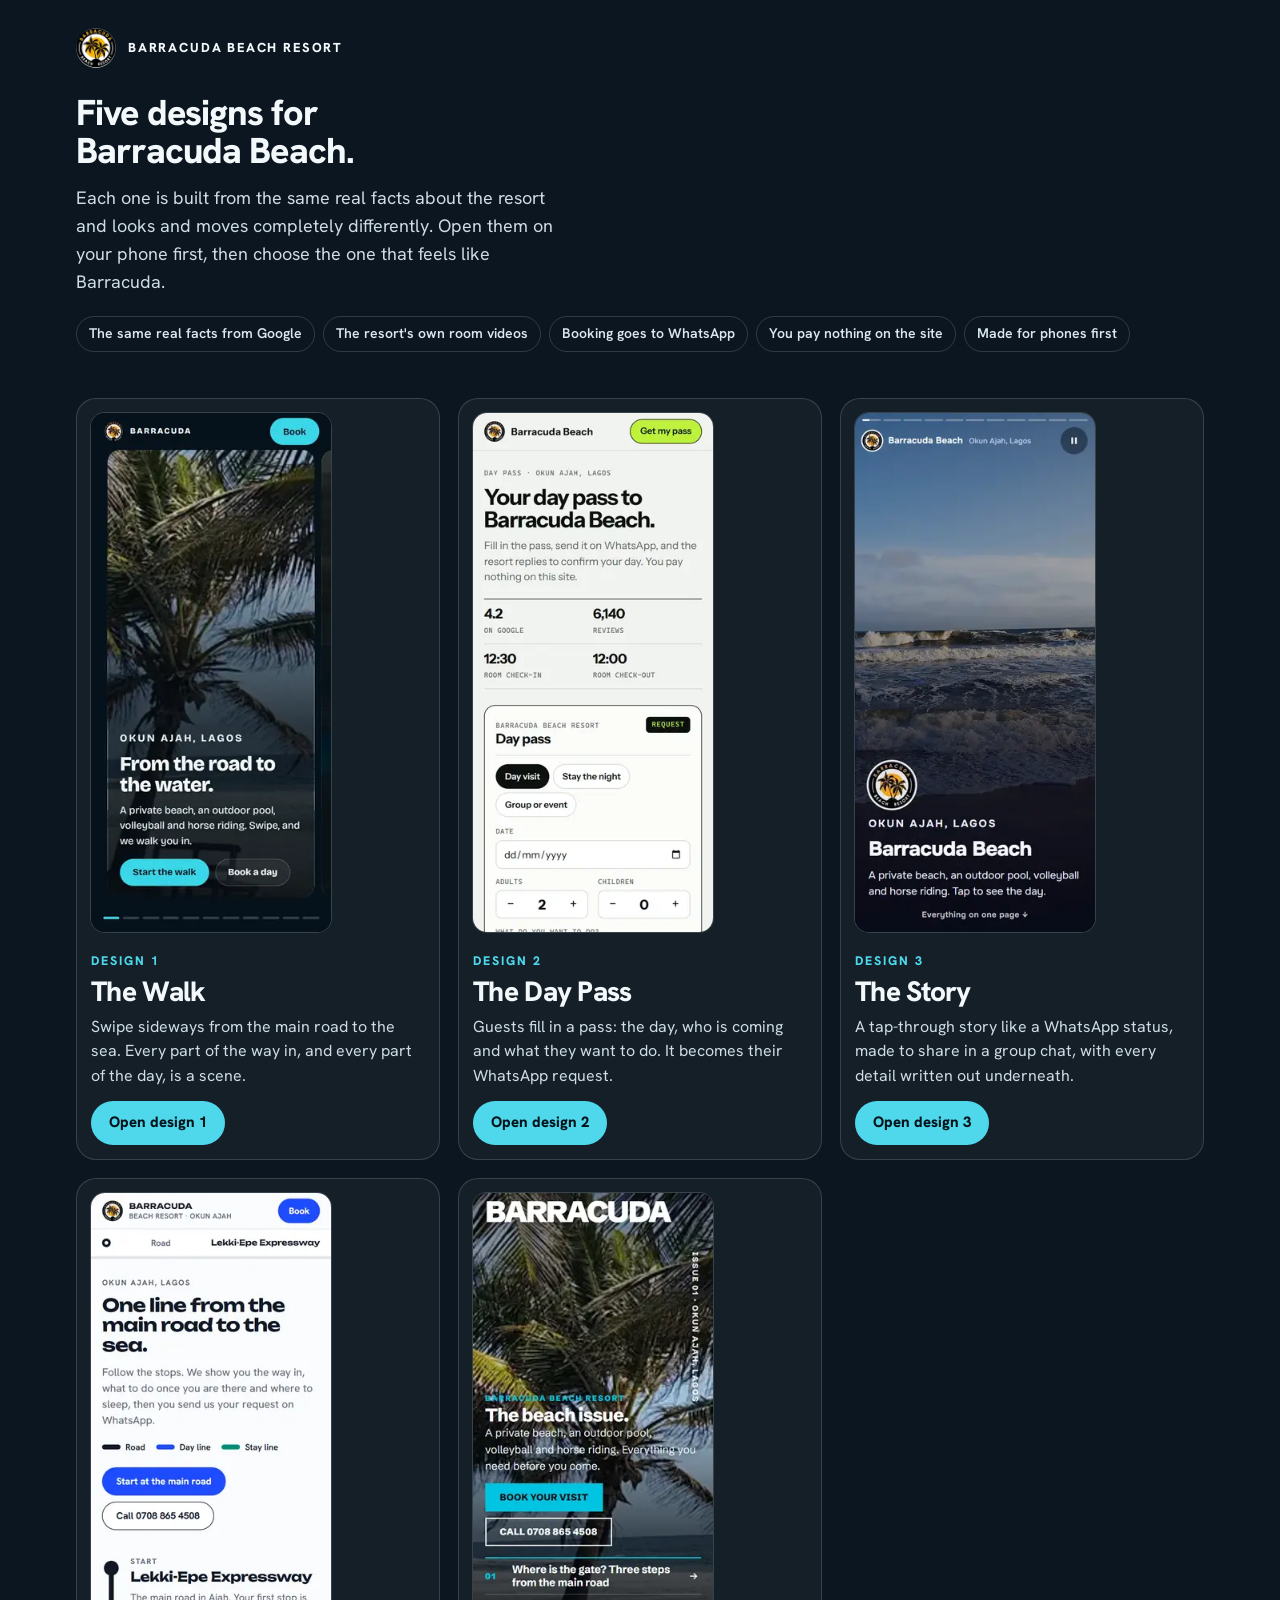
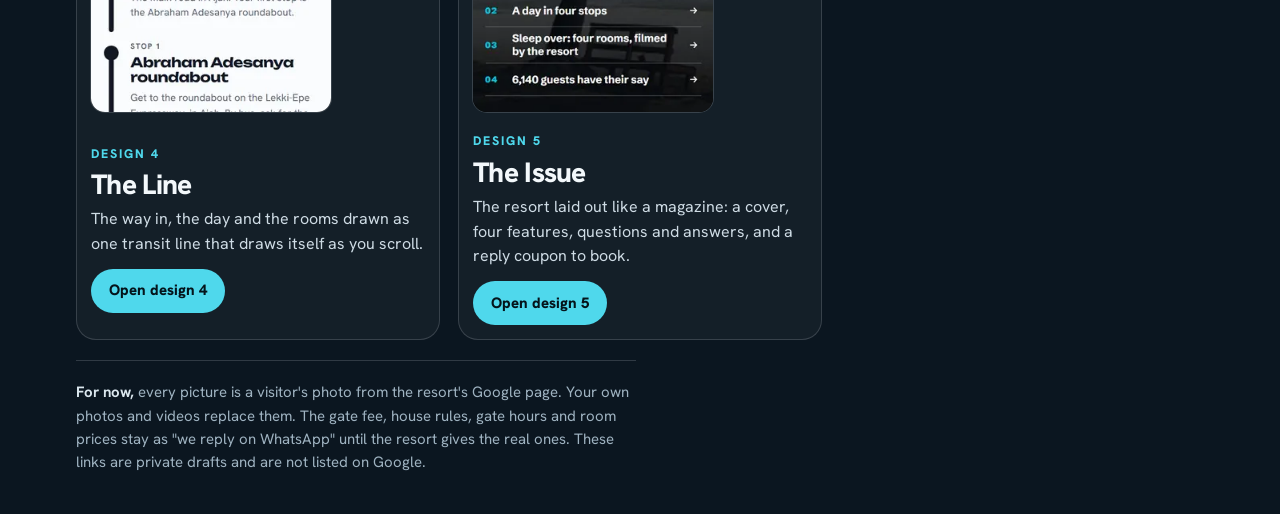
<file: concepts/index.html>
<!doctype html>
<html lang="en">
<head>
<meta charset="utf-8">
<meta name="viewport" content="width=device-width,initial-scale=1,viewport-fit=cover">
<meta name="robots" content="noindex,nofollow">
<meta name="theme-color" content="#0b1620">
<title>Barracuda Beach: five designs</title>
<meta name="description" content="Five different designs for Barracuda Beach Resort, Okun Ajah, Lagos. Same real content, same booking to WhatsApp. Open each one on your phone.">
<link rel="icon" href="_shared/logo-barracuda-88.webp" type="image/webp">
<link rel="preload" href="_shared/fonts/hanken-grotesk.woff2" as="font" type="font/woff2" crossorigin>
<style>
@font-face{font-family:"Hanken Grotesk";src:url(_shared/fonts/hanken-grotesk.woff2) format("woff2");font-weight:100 900;font-display:swap}
:root{--bg:#0b1620;--ink:#f3f8fb;--mut:#9fb3c1;--cy:#4fd8ec;--line:rgba(243,248,251,.16);--pad:clamp(18px,5vw,56px)}
*{box-sizing:border-box;margin:0}
html{background:var(--bg);color:var(--ink);-webkit-text-size-adjust:100%}
body{font:400 17px/1.55 "Hanken Grotesk",system-ui,sans-serif;overflow-x:hidden}
img{display:block;max-width:100%;height:auto}
a{color:inherit}
:focus-visible{outline:2px solid var(--cy);outline-offset:3px}
.wrap{max-width:1240px;margin:0 auto;padding:0 var(--pad)}
header{padding:calc(28px + env(safe-area-inset-top)) 0 12px}
.brand{display:flex;align-items:center;gap:12px;font-weight:800;letter-spacing:.14em;font-size:13px;text-transform:uppercase}
.brand img{width:40px;height:40px;border-radius:50%}
h1{font-size:clamp(30px,8vw,36px);line-height:1.06;font-weight:800;letter-spacing:-.03em;margin-top:26px;max-width:16ch}
.lead{margin-top:14px;color:#cfdce5;max-width:50ch;font-size:18px}
.same{display:flex;flex-wrap:wrap;gap:8px;margin-top:20px;list-style:none;padding:0}
.same li{padding:6px 12px;border:1px solid var(--line);border-radius:999px;font-size:14px;font-weight:600;color:#dbe7ee}
.grid{display:grid;gap:18px;margin:34px 0 20px}
.card{position:relative;display:grid;grid-template-columns:116px 1fr;gap:16px;padding:14px;border:1px solid var(--line);border-radius:20px;background:rgba(243,248,251,.04);text-decoration:none;transition:background .2s,border-color .2s}
.card:hover{background:rgba(243,248,251,.09);border-color:rgba(79,216,236,.6)}
.card .th{border-radius:14px;overflow:hidden;background:#000;aspect-ratio:390/844;align-self:start;box-shadow:0 0 0 1px var(--line)}
.card .th img{width:100%;height:100%;object-fit:cover}
.card .n{font-size:12.5px;font-weight:800;letter-spacing:.16em;text-transform:uppercase;color:var(--cy)}
.card h2{font-size:clamp(23px,6vw,28px);line-height:1.08;font-weight:800;letter-spacing:-.025em;margin-top:4px}
.card p{margin-top:8px;color:#cfdce5;font-size:16px;max-width:42ch}
.card .go{display:inline-flex;align-items:center;min-height:44px;margin-top:12px;padding:0 18px;border-radius:999px;background:var(--cy);color:#04141b;font-weight:800;font-size:15px}
.note{border-top:1px solid var(--line);padding:20px 0 calc(40px + env(safe-area-inset-bottom));color:var(--mut);font-size:15px;max-width:70ch}
.note b{color:#dbe7ee}
@media (min-width:760px){
  .grid{grid-template-columns:1fr 1fr}
  .card{grid-template-columns:150px 1fr}
}
@media (min-width:1100px){
  .grid{grid-template-columns:repeat(3,1fr)}
  .card{grid-template-columns:1fr;gap:14px}
  .card .th{max-width:240px}
}
</style>
</head>
<body>
<main class="wrap">
<header>
  <div class="brand"><img src="_shared/logo-barracuda-88.webp" width="40" height="40" alt="">Barracuda Beach Resort</div>
  <h1>Five designs for Barracuda Beach.</h1>
  <p class="lead">Each one is built from the same real facts about the resort and looks and moves completely differently. Open them on your phone first, then choose the one that feels like Barracuda.</p>
  <ul class="same" aria-label="The same in all five"><li>The same real facts from Google</li><li>The resort's own room videos</li><li>Booking goes to WhatsApp</li><li>You pay nothing on the site</li><li>Made for phones first</li></ul>
</header>

<section class="grid" aria-label="The five designs">
  <a class="card" href="shoreline/"><span class="th"><img src="_shared/thumbs/shoreline.webp" width="300" height="649" alt="The Walk: a full-screen photo with the title, From the road to the water" loading="lazy"></span><span><span class="n">Design 1</span><h2>The Walk</h2><p>Swipe sideways from the main road to the sea. Every part of the way in, and every part of the day, is a scene.</p><span class="go">Open design 1</span></span></a>
  <a class="card" href="pass/"><span class="th"><img src="_shared/thumbs/pass.webp" width="300" height="649" alt="The Day Pass: a boarding-pass style form for date and group size" loading="lazy"></span><span><span class="n">Design 2</span><h2>The Day Pass</h2><p>Guests fill in a pass: the day, who is coming and what they want to do. It becomes their WhatsApp request.</p><span class="go">Open design 2</span></span></a>
  <a class="card" href="status/"><span class="th"><img src="_shared/thumbs/status.webp" width="300" height="649" alt="The Story: a full-screen story with the sea and the Barracuda logo" loading="lazy"></span><span><span class="n">Design 3</span><h2>The Story</h2><p>A tap-through story like a WhatsApp status, made to share in a group chat, with every detail written out underneath.</p><span class="go">Open design 3</span></span></a>
  <a class="card" href="line/"><span class="th"><img src="_shared/thumbs/line.webp" width="300" height="649" alt="The Line: a transit-style line from the main road to the resort" loading="lazy"></span><span><span class="n">Design 4</span><h2>The Line</h2><p>The way in, the day and the rooms drawn as one transit line that draws itself as you scroll.</p><span class="go">Open design 4</span></span></a>
  <a class="card" href="issue/"><span class="th"><img src="_shared/thumbs/issue.webp" width="300" height="649" alt="The Issue: a magazine cover with a big Barracuda masthead" loading="lazy"></span><span><span class="n">Design 5</span><h2>The Issue</h2><p>The resort laid out like a magazine: a cover, four features, questions and answers, and a reply coupon to book.</p><span class="go">Open design 5</span></span></a>
</section>

<p class="note"><b>For now,</b> every picture is a visitor's photo from the resort's Google page. Your own photos and videos replace them. The gate fee, house rules, gate hours and room prices stay as "we reply on WhatsApp" until the resort gives the real ones. These links are private drafts and are not listed on Google.</p>
</main>
</body>
</html>
</file>
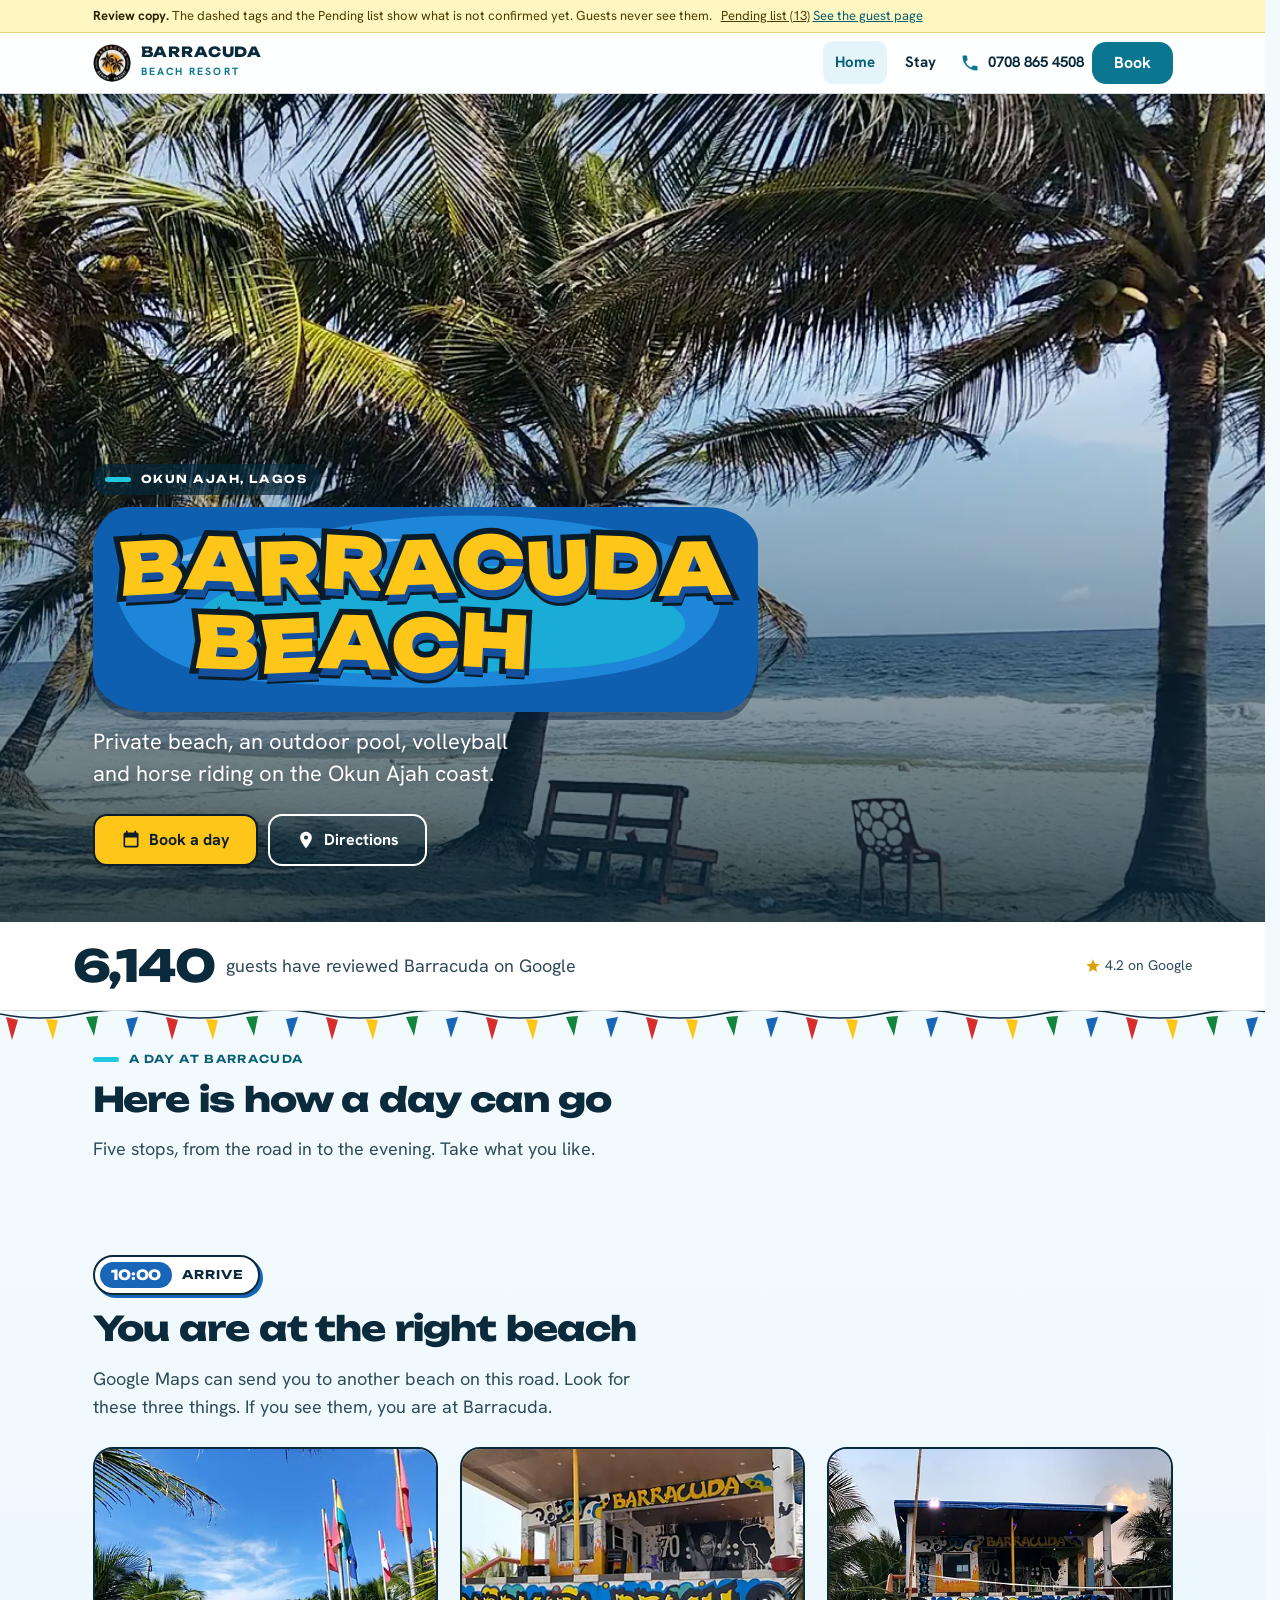
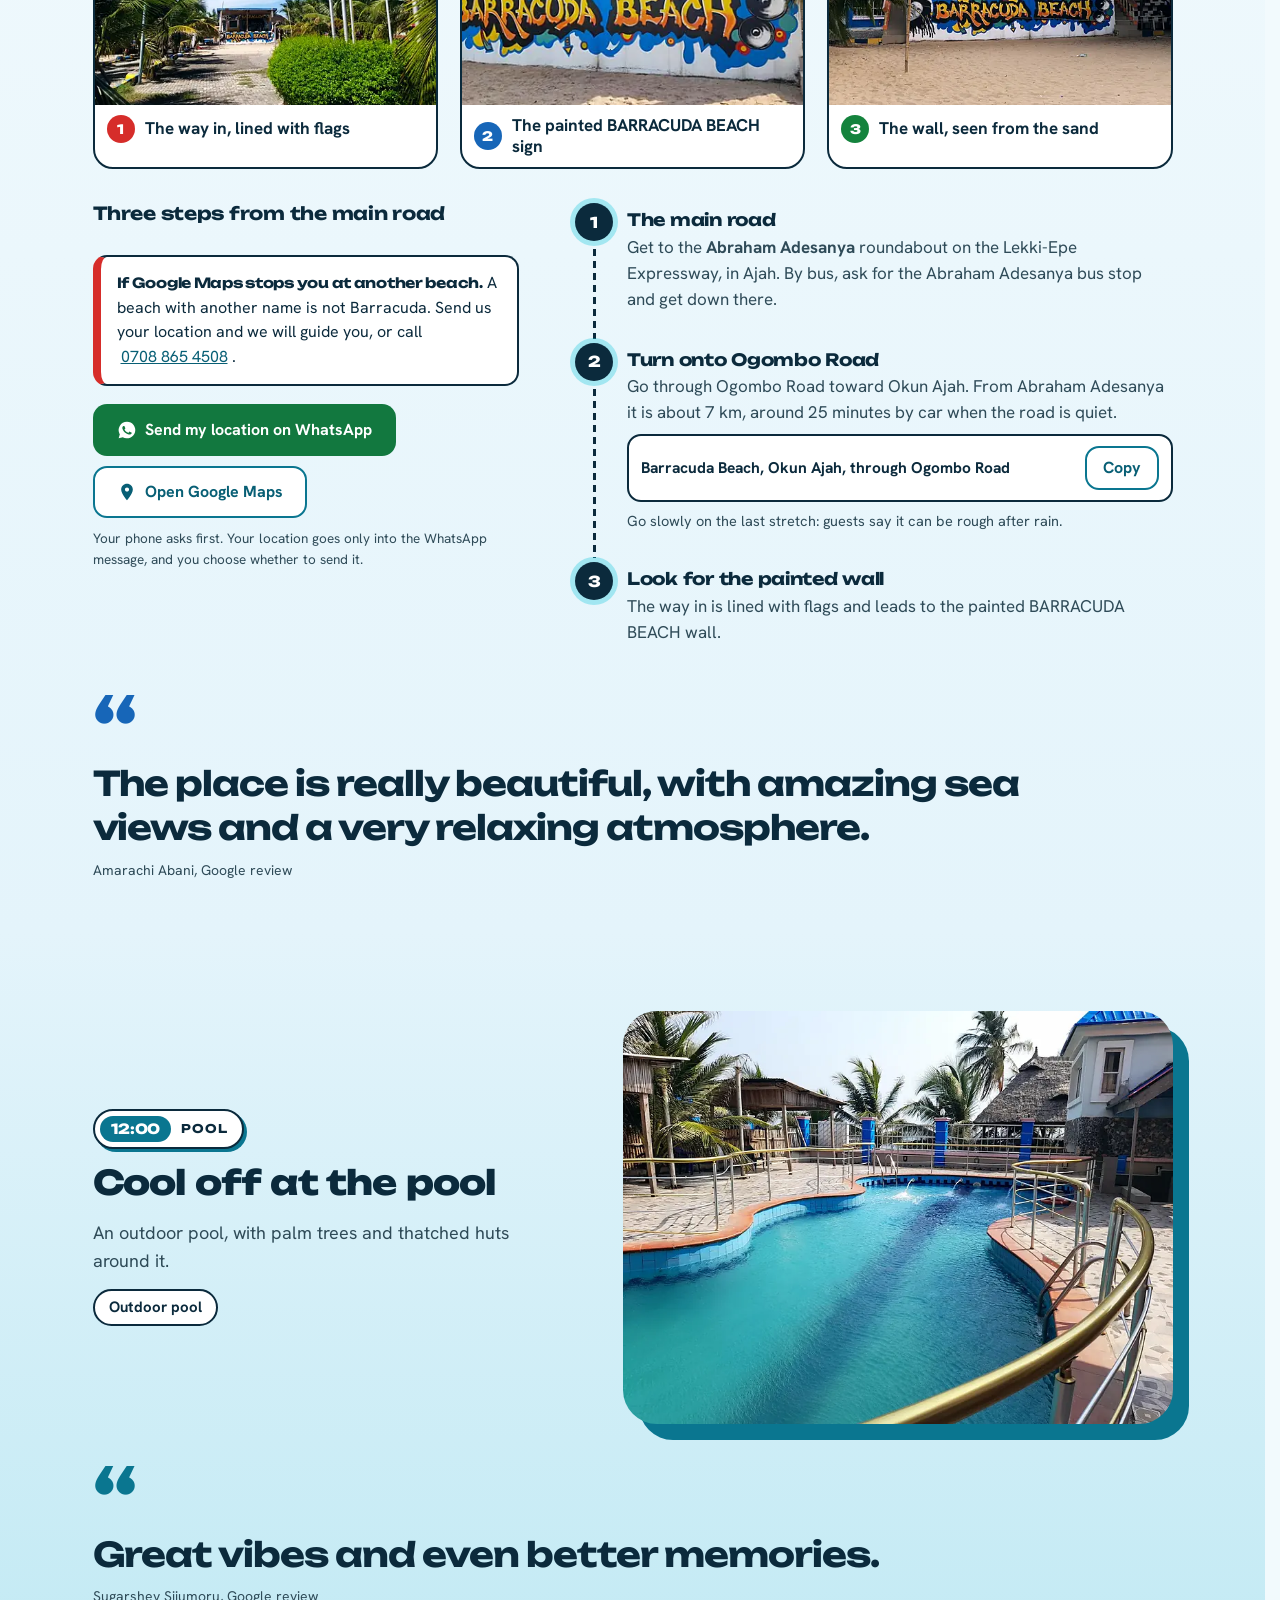
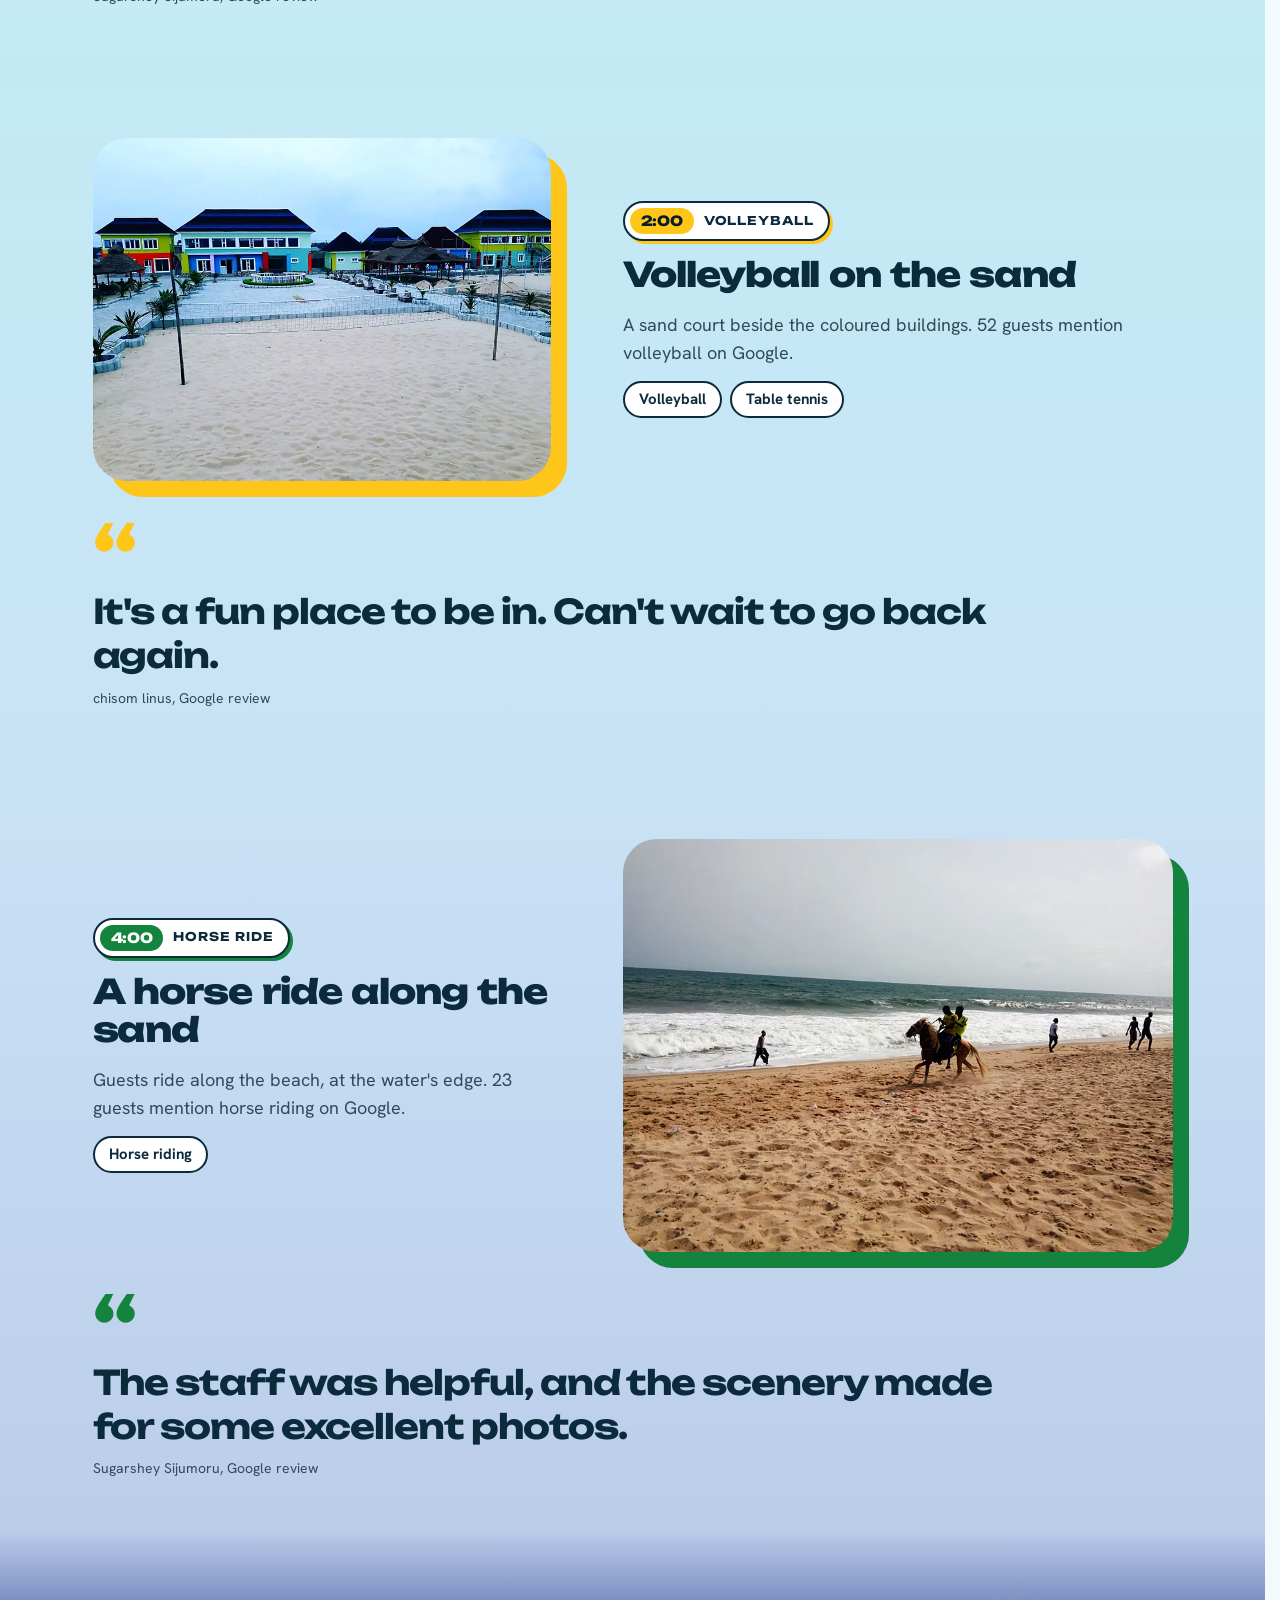
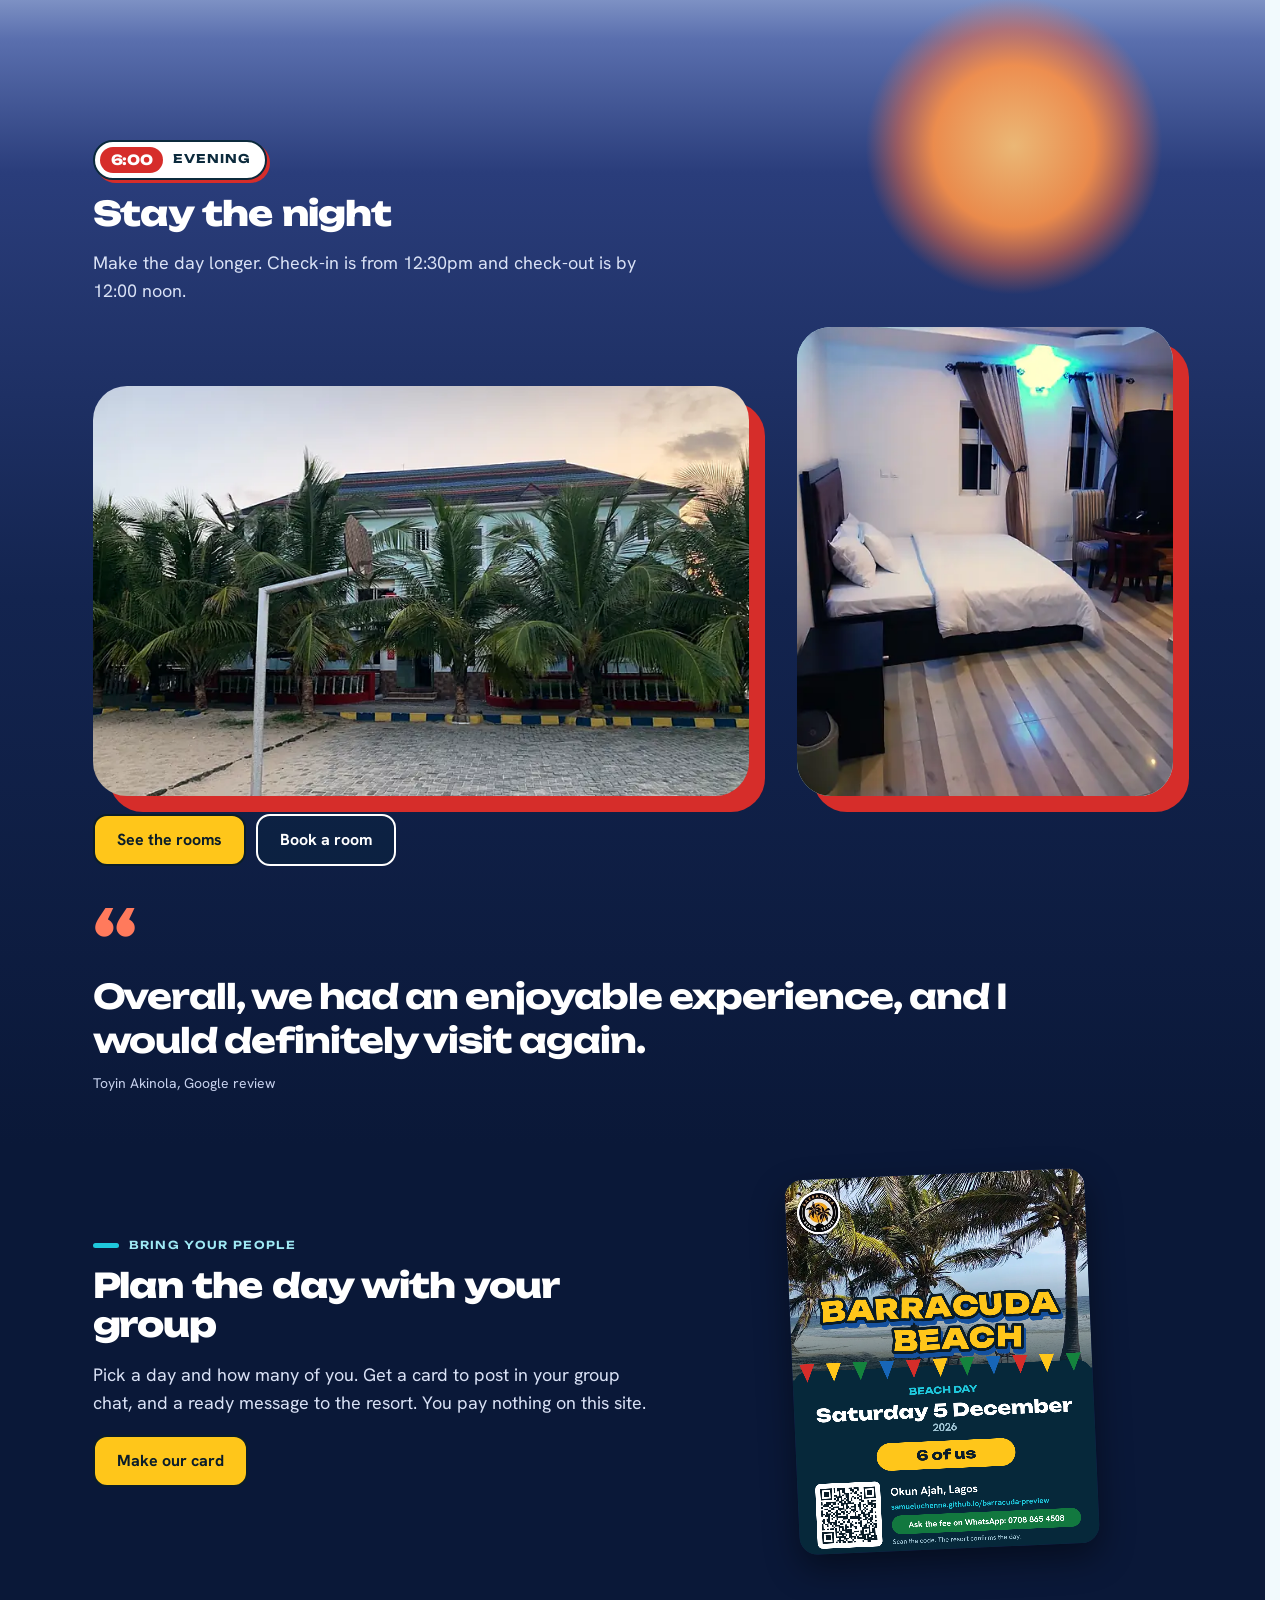
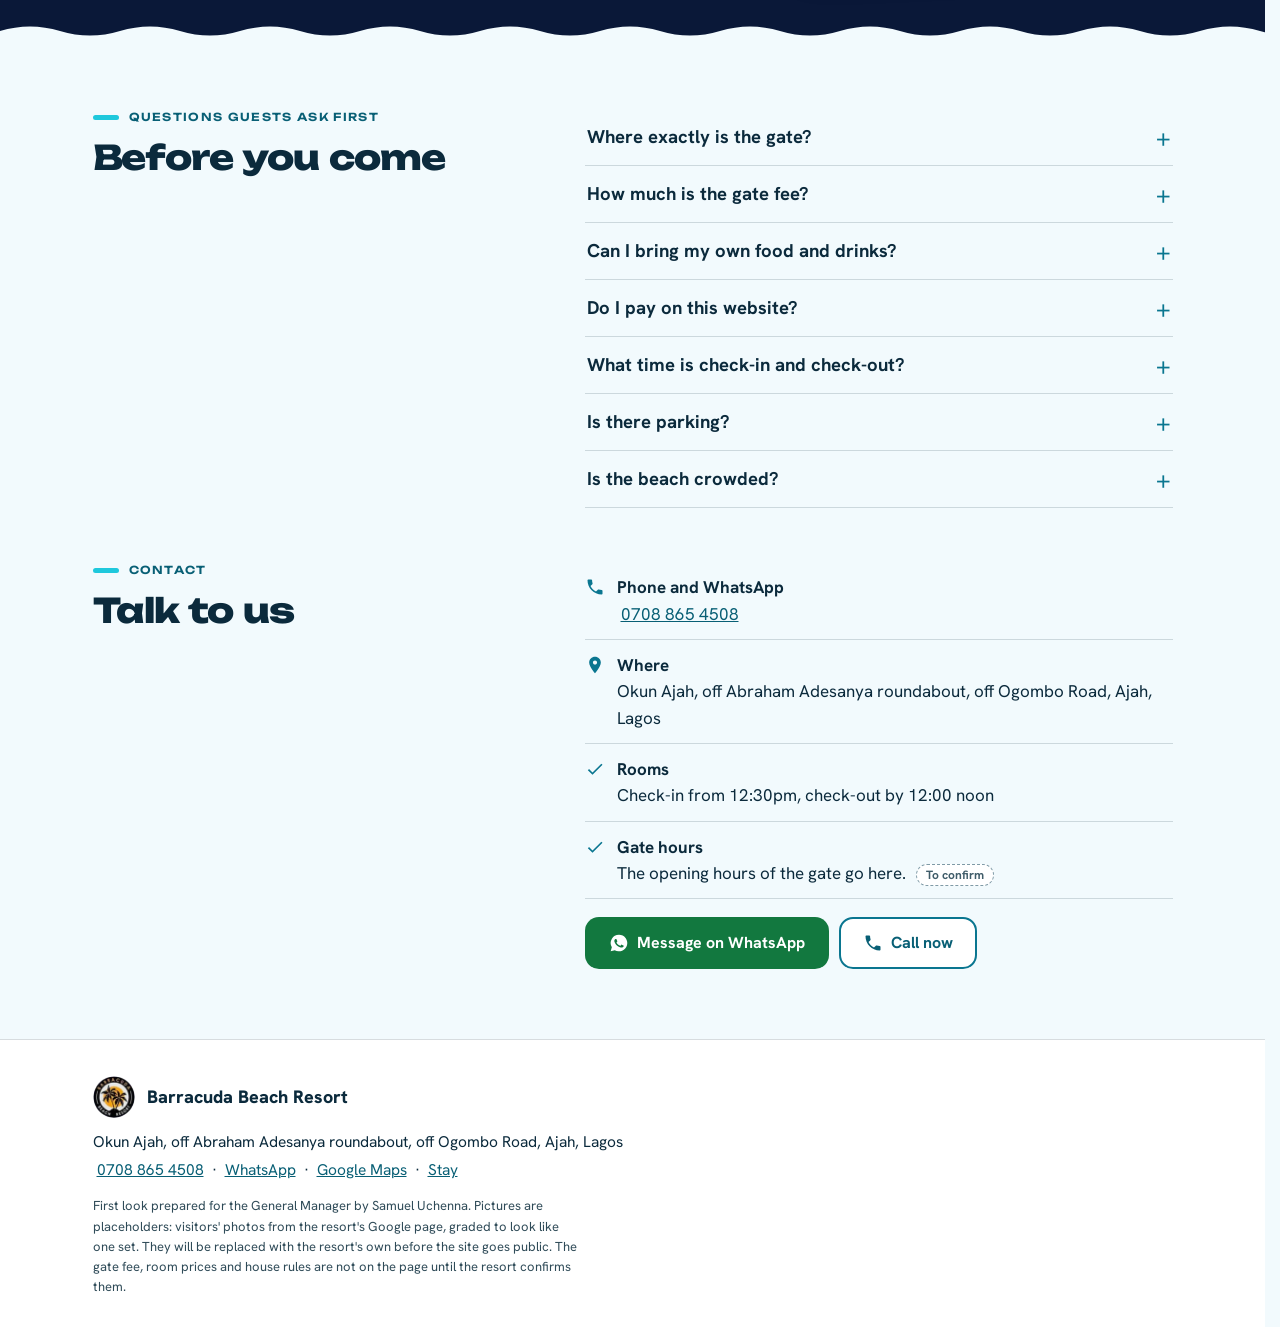
<file: review-x7k2/index.html>
<!doctype html>
<html lang="en" class="review">
<head>
<meta charset="utf-8">
<meta name="viewport" content="width=device-width,initial-scale=1">
<base href="../">
<title>Barracuda Beach Resort | A day at the beach, Okun Ajah, Lagos</title>
<meta name="description" content="Barracuda Beach Resort in Okun Ajah, Lagos: know you are at the right beach, how to get there, and how to book a day or a room.">
<meta name="robots" content="noindex, nofollow">
<meta name="theme-color" content="#f2fafd">
<link rel="icon" type="image/png" href="favicon.png">
<link rel="preload" href="assets/fonts/unbounded.woff2" as="font" type="font/woff2" crossorigin>
<link rel="preload" href="assets/fonts/hanken-grotesk.woff2" as="font" type="font/woff2" crossorigin>
<link rel="preload" as="image" fetchpriority="high" imagesrcset="assets/img5/hero-640.webp 640w, assets/img5/hero-828.webp 828w, assets/img5/hero-1280.webp 1280w" imagesizes="100vw">
<link rel="stylesheet" href="assets/wall.css?v=1793430948">
<script>document.documentElement.classList.add('js');try{var s=sessionStorage;if(/[?&]intro=1/.test(location.search)||!s.bbseen&&!location.hash)document.documentElement.classList.add('intro');s.bbseen=1}catch(e){}</script>
<script src="assets/wall.js?v=1793430948" defer></script>
</head>
<body>
<button type="button" class="skip">Skip to main content</button>
<div id="intro"><button type="button" class="iskip">Skip</button><div class="ib" aria-hidden="true"><img class="il" src="assets/logo-barracuda-320.webp" width="200" height="200" alt=""></div></div>
<script>(function(){var d=document,h=d.documentElement,o=d.getElementById("intro");function end(){if(!h.classList.contains("intro"))return;h.classList.remove("intro");var f=o.contains(d.activeElement);o.remove();if(f){var t=d.querySelector("h1");if(t){t.tabIndex=-1;t.focus({preventScroll:true})}}window.dispatchEvent(new Event("introdone"))}if(!h.classList.contains("intro")){o.remove();return}if(getComputedStyle(o).animationName==="none"){end();return}o.addEventListener("animationend",function(e){if(e.target===o)end()});o.addEventListener("click",end);d.addEventListener("keydown",end);setTimeout(end,4500)})()</script>
<div class="draftbar"><div class="wrap"><b>Review copy.</b> The dashed tags and the Pending list show what is not confirmed yet. Guests never see them. <button type="button" data-open="pending">Pending list (13)</button> <a href="index.html">See the guest page</a></div></div>
<header class="top"><div class="wrap">
<a class="logo" href="review-x7k2/index.html" aria-label="Barracuda Beach Resort, home"><img src="assets/logo-barracuda-88.webp" width="38" height="38" alt=""><div><span>Barracuda</span><small>BEACH RESORT</small></div></a>
<nav class="links" aria-label="Main"><a href="review-x7k2/index.html" class="on" aria-current="page">Home</a><a href="review-x7k2/rooms.html">Stay</a></nav>
<div class="hr"><a class="hcall" href="tel:07088654508" aria-label="Call 0708 865 4508"><svg viewBox="0 0 24 24" aria-hidden="true"><path d="M6.62 10.79c1.44 2.83 3.76 5.14 6.59 6.59l2.2-2.2c.27-.27.67-.36 1.02-.24 1.12.37 2.33.57 3.57.57.55 0 1 .45 1 1V20c0 .55-.45 1-1 1-9.39 0-17-7.61-17-17 0-.55.45-1 1-1h3.5c.55 0 1 .45 1 1 0 1.25.2 2.45.57 3.57.11.35.03.74-.25 1.02l-2.2 2.2z"/></svg><b>0708 865 4508</b></a><button type="button" class="btn main hbook" data-open="book">Book</button></div>
</div></header>
<main id="main" tabindex="-1">
<nav class="rail" aria-hidden="true"><i data-s="arrive">10:00</i><i data-s="pool">12:00</i><i data-s="volley">2:00</i><i data-s="horse">4:00</i><i data-s="dusk">6:00</i></nav><section class="hero"><div class="ph"><img src="assets/img5/hero-828.webp" srcset="assets/img5/hero-640.webp 640w, assets/img5/hero-828.webp 828w, assets/img5/hero-1280.webp 1280w" sizes="100vw" width="1280" height="720" alt="Palm trees on the beach with waves rolling in and a wooden bench on the sand" fetchpriority="high"></div><div class="hero-in wrap"><p class="kick">Okun Ajah, Lagos</p><h1 class="wallh"><span class="sr">Barracuda Beach</span><span class="paint" aria-hidden="true"><svg class="cloud" viewBox="0 0 360 150" preserveAspectRatio="none" aria-hidden="true"><path d="M14 70C4 38 52 10 128 16C196 -2 268 6 316 30C352 50 346 100 300 116C244 136 160 134 96 128C42 124 22 100 14 70Z"/><path class="b" d="M60 96C40 70 92 40 170 46C240 36 298 52 318 78C330 100 292 118 240 118C170 126 96 126 60 96Z"/><path class="w" d="M40 40C70 24 120 20 170 24C130 30 80 38 40 40Z"/></svg><span class="ln"><span class="l" style="--i:0;--r:-3deg;--y:0.03em">B</span><span class="l" style="--i:1;--r:2deg;--y:-0.02em">A</span><span class="l" style="--i:2;--r:-1.5deg;--y:0.04em">R</span><span class="l" style="--i:3;--r:3deg;--y:-0.03em">R</span><span class="l" style="--i:4;--r:-2deg;--y:0.02em">A</span><span class="l" style="--i:5;--r:1.5deg;--y:-0.04em">C</span><span class="l" style="--i:6;--r:-2.5deg;--y:0.03em">U</span><span class="l" style="--i:7;--r:2deg;--y:-0.02em">D</span><span class="l" style="--i:8;--r:-1deg;--y:0.04em">A</span></span><span class="ln"><span class="l" style="--i:9;--r:2deg;--y:-0.02em">B</span><span class="l" style="--i:10;--r:-2.5deg;--y:0.03em">E</span><span class="l" style="--i:11;--r:1.5deg;--y:-0.03em">A</span><span class="l" style="--i:12;--r:-1.5deg;--y:0.02em">C</span><span class="l" style="--i:13;--r:3deg;--y:-0.04em">H</span></span></span></h1><p class="sub">Private beach, an outdoor pool, volleyball and horse riding on the Okun Ajah coast.</p><div class="acts"><button type="button" class="btn yel" data-open="book"><svg viewBox="0 0 24 24" aria-hidden="true"><path d="M19 3h-1V1h-2v2H8V1H6v2H5a2 2 0 0 0-2 2v14a2 2 0 0 0 2 2h14a2 2 0 0 0 2-2V5a2 2 0 0 0-2-2zm0 16H5V9h14v10z"/></svg> Book a day</button><button type="button" class="btn ghost" data-open="route"><svg viewBox="0 0 24 24" aria-hidden="true"><path d="M12 2C8.13 2 5 5.13 5 9c0 5.25 7 13 7 13s7-7.75 7-13c0-3.87-3.13-7-7-7zm0 9.5c-1.38 0-2.5-1.12-2.5-2.5s1.12-2.5 2.5-2.5 2.5 1.12 2.5 2.5-1.12 2.5-2.5 2.5z"/></svg> Directions</button></div></div></section><div class="proof"><div class="proofw"><b>6,140</b><span>guests have reviewed Barracuda on Google</span><em><svg viewBox="0 0 24 24" aria-hidden="true"><path d="M12 17.27 18.18 21l-1.64-7.03L22 9.24l-7.19-.61L12 2 9.19 8.63 2 9.24l5.46 4.73L5.82 21z"/></svg>4.2 on Google</em></div></div><div class="bunting" aria-hidden="true"></div><section class="day-head"><div class="wrap"><p class="eyebrow">A day at Barracuda</p><h2>Here is how a day can go</h2><p class="lead">Five stops, from the road in to the evening. Take what you like.</p></div></section><section class="stop s-arrive" data-stop="arrive"><div class="wrap"><div class="clock"><b>10:00</b><span>Arrive</span></div><h2>You are at the right beach</h2><p class="lead">Google Maps can send you to another beach on this road. Look for these three things. If you see them, you are at Barracuda.</p><div class="looks" role="list" tabindex="0" aria-label="Does it look like this? Swipe sideways"><figure class="look" role="listitem"><div><img src="assets/img5/flags-800.webp" srcset="assets/img5/flags-480.webp 480w, assets/img5/flags-800.webp 800w, assets/img5/flags-1080.webp 1080w" sizes="(min-width:900px) 360px, 74vw" width="1080" height="809" alt="A path lined with flags and palm trees leading to the painted beach bar" loading="lazy" decoding="async"></div><figcaption><i>1</i>The way in, lined with flags</figcaption></figure><figure class="look" role="listitem"><div><img src="assets/img5/sign-800.webp" srcset="assets/img5/sign-480.webp 480w, assets/img5/sign-800.webp 800w, assets/img5/sign-1200.webp 1200w" sizes="(min-width:900px) 360px, 74vw" width="1200" height="675" alt="The painted BARRACUDA BEACH sign on the beach bar" loading="lazy" decoding="async" style="object-position:30% 50%"></div><figcaption><i>2</i>The painted BARRACUDA BEACH sign</figcaption></figure><figure class="look" role="listitem"><div><img src="assets/img5/wall-800.webp" srcset="assets/img5/wall-480.webp 480w, assets/img5/wall-800.webp 800w, assets/img5/wall-1200.webp 1200w" sizes="(min-width:900px) 360px, 74vw" width="1200" height="900" alt="The painted wall of the beach bar, seen from the sand" loading="lazy" decoding="async" style="object-position:50% 40%"></div><figcaption><i>3</i>The wall, seen from the sand</figcaption></figure></div><div class="arrive-grid"><div class="ah"><h3>Three steps from the main road</h3></div><ol class="route"><li><span class="dot">1</span><div><h3>The main road</h3><p>Get to the <b>Abraham Adesanya</b> roundabout on the Lekki-Epe Expressway, in Ajah. By bus, ask for the Abraham Adesanya bus stop and get down there.</p></div></li><li><span class="dot">2</span><div><h3>Turn onto Ogombo Road</h3><p>Go through Ogombo Road toward Okun Ajah. From Abraham Adesanya it is about 7 km, around 25 minutes by car when the road is quiet.</p><div class="say"><q class="sayText">Barracuda Beach, Okun Ajah, through Ogombo Road</q><button class="btn line copySay" type="button">Copy</button></div><p class="tip">Go slowly on the last stretch: guests say it can be rough after rain.</p></div></li><li><span class="dot">3</span><div><h3>Look for the painted wall</h3><p>The way in is lined with flags and leads to the painted BARRACUDA BEACH wall.</p></div></li></ol><div class="am"><div class="mapnote"><b>If Google Maps stops you at another beach.</b> A beach with another name is not Barracuda. Send us your location and we will guide you, or call <a href="tel:07088654508">0708 865 4508</a>.</div><div class="acts"><button type="button" class="btn wa" data-loc><svg viewBox="0 0 24 24" aria-hidden="true"><path d="M12 2a10 10 0 0 0-8.6 15.1L2 22l5-1.3A10 10 0 1 0 12 2zm5.2 14.2c-.2.6-1.2 1.2-1.7 1.2-.5.1-1 .2-3.3-.7-2.8-1.2-4.6-4-4.7-4.2-.1-.2-1.1-1.5-1.1-2.8 0-1.3.7-2 .9-2.2.2-.3.5-.3.7-.3h.5c.2 0 .4 0 .6.5l.8 2c.1.2.1.4 0 .5l-.3.5-.4.4c-.1.1-.3.3-.1.6.2.3.8 1.3 1.7 2.1 1.2 1 2.1 1.3 2.4 1.5.3.1.5.1.6-.1l.9-1.1c.2-.3.4-.2.6-.1l1.9.9c.3.1.5.2.5.3.1.2.1.6-.1 1.2z"/></svg> Send my location on WhatsApp</button><a class="btn line" href="https://www.google.com/maps/search/?api=1&query=Barracuda+Beach+Resort+Okun+Ajah+Lagos"><svg viewBox="0 0 24 24" aria-hidden="true"><path d="M12 2C8.13 2 5 5.13 5 9c0 5.25 7 13 7 13s7-7.75 7-13c0-3.87-3.13-7-7-7zm0 9.5c-1.38 0-2.5-1.12-2.5-2.5s1.12-2.5 2.5-2.5 2.5 1.12 2.5 2.5-1.12 2.5-2.5 2.5z"/></svg> Open Google Maps</a></div><p class="locnote">Your phone asks first. Your location goes only into the WhatsApp message, and you choose whether to send it.</p></div></div><blockquote class="pull"><p>The place is really beautiful, with amazing sea views and a very relaxing atmosphere.</p><footer>Amarachi Abani, Google review</footer></blockquote></div></section><section class="stop s-pool" data-stop="pool"><div class="wrap"><div class="stop-grid"><div><div class="clock"><b>12:00</b><span>Pool</span></div><h2>Cool off at the pool</h2><p class="lead">An outdoor pool, with palm trees and thatched huts around it.</p><ul class="tags"><li>Outdoor pool</li></ul></div><figure class="pic"><img src="assets/img5/pool-800.webp" srcset="assets/img5/pool-480.webp 480w, assets/img5/pool-800.webp 800w, assets/img5/pool-1200.webp 1200w" sizes="(min-width:900px) 560px, 92vw" width="1200" height="900" alt="The outdoor pool with a gold rail, palm trees and thatched huts" loading="lazy" decoding="async"></figure></div><blockquote class="pull"><p>Great vibes and even better memories.</p><footer>Sugarshey Sijumoru, Google review</footer></blockquote></div></section><section class="stop s-volley" data-stop="volley"><div class="wrap"><div class="stop-grid rev"><div><div class="clock"><b>2:00</b><span>Volleyball</span></div><h2>Volleyball on the sand</h2><p class="lead">A sand court beside the coloured buildings. 52 guests mention volleyball on Google.</p><ul class="tags"><li>Volleyball</li><li>Table tennis</li></ul></div><figure class="pic"><img src="assets/img5/courts-800.webp" srcset="assets/img5/courts-480.webp 480w, assets/img5/courts-800.webp 800w, assets/img5/courts-1032.webp 1032w" sizes="(min-width:900px) 560px, 92vw" width="1032" height="774" alt="A sand volleyball court with the coloured buildings behind" loading="lazy" decoding="async"></figure></div><blockquote class="pull"><p>It's a fun place to be in. Can't wait to go back again.</p><footer>chisom linus, Google review</footer></blockquote></div></section><section class="stop s-horse" data-stop="horse"><div class="wrap"><div class="stop-grid"><div><div class="clock"><b>4:00</b><span>Horse ride</span></div><h2>A horse ride along the sand</h2><p class="lead">Guests ride along the beach, at the water's edge. 23 guests mention horse riding on Google.</p><ul class="tags"><li>Horse riding</li></ul></div><figure class="pic"><img src="assets/img5/horse-800.webp" srcset="assets/img5/horse-480.webp 480w, assets/img5/horse-800.webp 800w, assets/img5/horse-1200.webp 1200w" sizes="(min-width:900px) 560px, 92vw" width="1200" height="900" alt="Two people riding a horse along the beach at the water edge" loading="lazy" decoding="async"></figure></div><blockquote class="pull"><p>The staff was helpful, and the scenery made for some excellent photos.</p><footer>Sugarshey Sijumoru, Google review</footer></blockquote></div></section><section class="stop s-dusk" data-stop="dusk"><div class="sun" aria-hidden="true"></div><div class="wrap"><div class="clock"><b>6:00</b><span>Evening</span></div><h2>Stay the night</h2><p class="lead">Make the day longer. Check-in is from 12:30pm and check-out is by 12:00 noon.</p><div class="duo"><figure class="pic wide"><img src="assets/img5/dusk-800.webp" srcset="assets/img5/dusk-480.webp 480w, assets/img5/dusk-800.webp 800w, assets/img5/dusk-1200.webp 1200w" sizes="(min-width:900px) 560px, 92vw" width="1200" height="900" alt="The resort building in the evening light, behind palm trees" loading="lazy" decoding="async"></figure><figure class="pic"><img src="assets/img5/room-800.webp" srcset="assets/img5/room-480.webp 480w, assets/img5/room-800.webp 800w, assets/img5/room-1200.webp 1200w" sizes="(min-width:900px) 360px, 92vw" width="1200" height="1600" alt="A bedroom with a made bed, pillows, curtains and a window" loading="lazy" decoding="async" style="object-position:50% 70%" class="roomcrop"></figure></div><div class="acts"><a class="btn yel" href="review-x7k2/rooms.html">See the rooms</a><button type="button" class="btn ghost" data-open="book" data-lane="room">Book a room</button></div><blockquote class="pull"><p>Overall, we had an enjoyable experience, and I would definitely visit again.</p><footer>Toyin Akinola, Google review</footer></blockquote></div></section><section class="s-night"><div class="wrap share-grid"><div><p class="eyebrow">Bring your people</p><h2>Plan the day with your group</h2><p class="lead">Pick a day and how many of you. Get a card to post in your group chat, and a ready message to the resort. You pay nothing on this site.</p><div class="acts"><button type="button" class="btn yel" data-open="share">Make our card</button></div></div><canvas class="cardprev" width="1080" height="1350" role="img" aria-label="An example beach day card with the painted Barracuda Beach name, a date and the group size"></canvas></div></section><section class="qsec"><div class="wrap qgrid"><div><p class="eyebrow">Questions guests ask first</p><h2>Before you come</h2></div><div class="faq"><details><summary>Where exactly is the gate?</summary><p>Follow the three steps in the day above: the Abraham Adesanya roundabout, Ogombo Road, then the painted wall. If Google Maps stops you at a beach with another name, you are not at Barracuda. Send us your location and we will guide you.</p></details><details><summary>How much is the gate fee?</summary><p>Message us on WhatsApp and we reply with the fee for your day. <span class="chip">To confirm</span></p></details><details><summary>Can I bring my own food and drinks?</summary><p>Ask us when you message, and we tell you the rule. <span class="chip">To confirm</span></p></details><details><summary>Do I pay on this website?</summary><p>No. You send a request, we reply on WhatsApp and confirm the day. How you pay is agreed with the resort.</p></details><details><summary>What time is check-in and check-out?</summary><p>Check-in is from 12:30pm and check-out is by 12:00 noon.</p></details><details><summary>Is there parking?</summary><p>Free parking is listed on the resort's Google page.</p></details><details><summary>Is the beach crowded?</summary><p>45 guests on Google say it is not crowded. Busy days can differ, so ask when you send your request.</p></details></div></div><div class="wrap qgrid" style="padding-top:54px"><div><p class="eyebrow">Contact</p><h2>Talk to us</h2></div><div class="contact"><div class="row"><svg viewBox="0 0 24 24" aria-hidden="true"><path d="M6.62 10.79c1.44 2.83 3.76 5.14 6.59 6.59l2.2-2.2c.27-.27.67-.36 1.02-.24 1.12.37 2.33.57 3.57.57.55 0 1 .45 1 1V20c0 .55-.45 1-1 1-9.39 0-17-7.61-17-17 0-.55.45-1 1-1h3.5c.55 0 1 .45 1 1 0 1.25.2 2.45.57 3.57.11.35.03.74-.25 1.02l-2.2 2.2z"/></svg><div><b>Phone and WhatsApp</b><br><a href="tel:07088654508">0708 865 4508</a></div></div><div class="row"><svg viewBox="0 0 24 24" aria-hidden="true"><path d="M12 2C8.13 2 5 5.13 5 9c0 5.25 7 13 7 13s7-7.75 7-13c0-3.87-3.13-7-7-7zm0 9.5c-1.38 0-2.5-1.12-2.5-2.5s1.12-2.5 2.5-2.5 2.5 1.12 2.5 2.5-1.12 2.5-2.5 2.5z"/></svg><div><b>Where</b><br>Okun Ajah, off Abraham Adesanya roundabout, off Ogombo Road, Ajah, Lagos</div></div><div class="row"><svg viewBox="0 0 24 24" aria-hidden="true"><path d="M9 16.17 4.83 12l-1.42 1.41L9 19 21 7l-1.41-1.41z"/></svg><div><b>Rooms</b><br>Check-in from 12:30pm, check-out by 12:00 noon</div></div><div class="row rv-only"><svg viewBox="0 0 24 24" aria-hidden="true"><path d="M9 16.17 4.83 12l-1.42 1.41L9 19 21 7l-1.41-1.41z"/></svg><div><b>Gate hours</b><br>The opening hours of the gate go here. <span class="chip">To confirm</span></div></div><div class="acts"><a class="btn wa" href="https://wa.me/2347088654508?text=Hello%20Barracuda%20Beach%20Resort.%20I%20have%20a%20question."><svg viewBox="0 0 24 24" aria-hidden="true"><path d="M12 2a10 10 0 0 0-8.6 15.1L2 22l5-1.3A10 10 0 1 0 12 2zm5.2 14.2c-.2.6-1.2 1.2-1.7 1.2-.5.1-1 .2-3.3-.7-2.8-1.2-4.6-4-4.7-4.2-.1-.2-1.1-1.5-1.1-2.8 0-1.3.7-2 .9-2.2.2-.3.5-.3.7-.3h.5c.2 0 .4 0 .6.5l.8 2c.1.2.1.4 0 .5l-.3.5-.4.4c-.1.1-.3.3-.1.6.2.3.8 1.3 1.7 2.1 1.2 1 2.1 1.3 2.4 1.5.3.1.5.1.6-.1l.9-1.1c.2-.3.4-.2.6-.1l1.9.9c.3.1.5.2.5.3.1.2.1.6-.1 1.2z"/></svg> Message on WhatsApp</a><a class="btn line" href="tel:07088654508"><svg viewBox="0 0 24 24" aria-hidden="true"><path d="M6.62 10.79c1.44 2.83 3.76 5.14 6.59 6.59l2.2-2.2c.27-.27.67-.36 1.02-.24 1.12.37 2.33.57 3.57.57.55 0 1 .45 1 1V20c0 .55-.45 1-1 1-9.39 0-17-7.61-17-17 0-.55.45-1 1-1h3.5c.55 0 1 .45 1 1 0 1.25.2 2.45.57 3.57.11.35.03.74-.25 1.02l-2.2 2.2z"/></svg> Call now</a></div></div></div></section>
</main>
<footer><div class="wrap">
<div class="plate"><img src="assets/logo-barracuda-88.webp" width="42" height="42" alt="">Barracuda Beach Resort</div>
<p style="margin:12px 0 4px">Okun Ajah, off Abraham Adesanya roundabout, off Ogombo Road, Ajah, Lagos</p>
<p><a href="tel:07088654508">0708 865 4508</a> &middot; <a href="https://wa.me/2347088654508">WhatsApp</a> &middot; <a href="https://www.google.com/maps/search/?api=1&query=Barracuda+Beach+Resort+Okun+Ajah+Lagos">Google Maps</a> &middot; <a href="review-x7k2/rooms.html">Stay</a></p>
<div class="legal rv-only">First look prepared for the General Manager by Samuel Uchenna. Pictures are placeholders: visitors' photos from the resort's Google page, graded to look like one set. They will be replaced with the resort's own before the site goes public. The gate fee, room prices and house rules are not on the page until the resort confirms them.</div></div></footer>
<nav class="bar" aria-label="Quick actions"><button type="button" class="btn main" data-open="book"><svg viewBox="0 0 24 24" aria-hidden="true"><path d="M19 3h-1V1h-2v2H8V1H6v2H5a2 2 0 0 0-2 2v14a2 2 0 0 0 2 2h14a2 2 0 0 0 2-2V5a2 2 0 0 0-2-2zm0 16H5V9h14v10z"/></svg> Book a day</button><a class="btn ico" href="https://wa.me/2347088654508" aria-label="WhatsApp"><svg viewBox="0 0 24 24" aria-hidden="true"><path d="M12 2a10 10 0 0 0-8.6 15.1L2 22l5-1.3A10 10 0 1 0 12 2zm5.2 14.2c-.2.6-1.2 1.2-1.7 1.2-.5.1-1 .2-3.3-.7-2.8-1.2-4.6-4-4.7-4.2-.1-.2-1.1-1.5-1.1-2.8 0-1.3.7-2 .9-2.2.2-.3.5-.3.7-.3h.5c.2 0 .4 0 .6.5l.8 2c.1.2.1.4 0 .5l-.3.5-.4.4c-.1.1-.3.3-.1.6.2.3.8 1.3 1.7 2.1 1.2 1 2.1 1.3 2.4 1.5.3.1.5.1.6-.1l.9-1.1c.2-.3.4-.2.6-.1l1.9.9c.3.1.5.2.5.3.1.2.1.6-.1 1.2z"/></svg></a></nav>
<dialog class="sheet" data-sheet="book" aria-labelledby="bk-h"><div class="sin"><div class="shead"><h2 id="bk-h">Book your visit</h2><button type="button" class="x" data-close aria-label="Close"><svg viewBox="0 0 24 24" aria-hidden="true"><path d="M19 6.41 17.59 5 12 10.59 6.41 5 5 6.41 10.59 12 5 17.59 6.41 19 12 13.41 17.59 19 19 17.59 13.41 12z"/></svg></button></div><div class="tabs" role="group" aria-label="What do you want to book?"><button type="button" data-lane="day" aria-selected="true">Day visit</button><button type="button" data-lane="room" aria-selected="false">Room</button><button type="button" data-lane="event" aria-selected="false">Event</button></div><div class="lanes"><div class="lane on" data-lane="day"><p class="soft">Pick the day and how many of you. We reply on WhatsApp to tell you if the day is open and what it costs.</p><ul class="facts rv-only"><li><b>Gate fee, adult and child</b><span><span class="chip">To confirm</span></span></li><li><b>What it covers</b><span><span class="chip">To confirm</span></span></li></ul></div><div class="lane" data-lane="room"><p class="soft">Pick the night you arrive and how many nights. We reply with the rooms that are free and what they cost. Check-in is from 12:30pm, check-out by 12:00 noon.</p><ul class="facts rv-only"><li><b>Room types and price per night</b><span><span class="chip">To confirm</span></span></li></ul></div><div class="lane" data-lane="event"><p class="soft">Tell us the date, how many of you, and what you have in mind. We reply on WhatsApp.</p><ul class="facts rv-only"><li><b>Event options and prices</b><span><span class="chip">To confirm</span></span></li></ul></div></div><form class="book" novalidate>
<input type="hidden" name="kind" value="day">
<div class="fgrid">
<div class="field full"><label for="b-date">Day you want to come</label><input id="b-date" name="date" type="date"></div>
<div class="field"><label for="b-ad">Adults</label><input id="b-ad" name="adults" type="number" min="1" max="200" value="2" inputmode="numeric"></div>
<div class="field"><label for="b-ch">Children</label><input id="b-ch" name="children" type="number" min="0" max="200" value="0" inputmode="numeric"></div>
<div class="field full nights"><label for="b-nt">How many nights?</label><input id="b-nt" name="nights" type="number" min="1" max="30" value="1" inputmode="numeric"></div>
<div class="field full evnote"><label for="b-note">What you have in mind</label><input id="b-note" name="note" type="text" placeholder="For example: a birthday for 20 people"></div>
<div class="field full"><label for="b-nm">Your name</label><input id="b-nm" name="name" type="text" autocomplete="name" placeholder="For example: Ada"></div>
</div>
<p class="ferr" role="alert"></p>
<button class="btn wa full" type="submit"><svg viewBox="0 0 24 24" aria-hidden="true"><path d="M12 2a10 10 0 0 0-8.6 15.1L2 22l5-1.3A10 10 0 1 0 12 2zm5.2 14.2c-.2.6-1.2 1.2-1.7 1.2-.5.1-1 .2-3.3-.7-2.8-1.2-4.6-4-4.7-4.2-.1-.2-1.1-1.5-1.1-2.8 0-1.3.7-2 .9-2.2.2-.3.5-.3.7-.3h.5c.2 0 .4 0 .6.5l.8 2c.1.2.1.4 0 .5l-.3.5-.4.4c-.1.1-.3.3-.1.6.2.3.8 1.3 1.7 2.1 1.2 1 2.1 1.3 2.4 1.5.3.1.5.1.6-.1l.9-1.1c.2-.3.4-.2.6-.1l1.9.9c.3.1.5.2.5.3.1.2.1.6-.1 1.2z"/></svg> Send on WhatsApp</button>
<p class="fnote">This opens WhatsApp with your message ready to send. You do not pay on this website.<span class="rv-only"> Number used for bookings: 0708 865 4508 <span class="chip">To confirm</span></span></p>
</form></div></dialog><dialog class="sheet" data-sheet="route" aria-labelledby="rt-h"><div class="sin"><div class="shead"><h2 id="rt-h">How to get here</h2><button type="button" class="x" data-close aria-label="Close"><svg viewBox="0 0 24 24" aria-hidden="true"><path d="M19 6.41 17.59 5 12 10.59 6.41 5 5 6.41 10.59 12 5 17.59 6.41 19 12 13.41 17.59 19 19 17.59 13.41 12z"/></svg></button></div><ol class="route"><li><span class="dot">1</span><div><h3>The main road</h3><p>Get to the <b>Abraham Adesanya</b> roundabout on the Lekki-Epe Expressway, in Ajah. By bus, ask for the Abraham Adesanya bus stop and get down there.</p></div></li><li><span class="dot">2</span><div><h3>Turn onto Ogombo Road</h3><p>Go through Ogombo Road toward Okun Ajah. From Abraham Adesanya it is about 7 km, around 25 minutes by car when the road is quiet.</p><div class="say"><q class="sayText">Barracuda Beach, Okun Ajah, through Ogombo Road</q><button class="btn line copySay" type="button">Copy</button></div><p class="tip">Go slowly on the last stretch: guests say it can be rough after rain.</p></div></li><li><span class="dot">3</span><div><h3>Look for the painted wall</h3><p>The way in is lined with flags and leads to the painted BARRACUDA BEACH wall.</p></div></li></ol><div class="mapnote"><b>If Google Maps stops you at another beach.</b> A beach with another name is not Barracuda. Send us your location and we will guide you, or call <a href="tel:07088654508">0708 865 4508</a>.</div><div class="acts"><button type="button" class="btn wa" data-loc><svg viewBox="0 0 24 24" aria-hidden="true"><path d="M12 2a10 10 0 0 0-8.6 15.1L2 22l5-1.3A10 10 0 1 0 12 2zm5.2 14.2c-.2.6-1.2 1.2-1.7 1.2-.5.1-1 .2-3.3-.7-2.8-1.2-4.6-4-4.7-4.2-.1-.2-1.1-1.5-1.1-2.8 0-1.3.7-2 .9-2.2.2-.3.5-.3.7-.3h.5c.2 0 .4 0 .6.5l.8 2c.1.2.1.4 0 .5l-.3.5-.4.4c-.1.1-.3.3-.1.6.2.3.8 1.3 1.7 2.1 1.2 1 2.1 1.3 2.4 1.5.3.1.5.1.6-.1l.9-1.1c.2-.3.4-.2.6-.1l1.9.9c.3.1.5.2.5.3.1.2.1.6-.1 1.2z"/></svg> Send my location on WhatsApp</button><a class="btn line" href="https://www.google.com/maps/search/?api=1&query=Barracuda+Beach+Resort+Okun+Ajah+Lagos"><svg viewBox="0 0 24 24" aria-hidden="true"><path d="M12 2C8.13 2 5 5.13 5 9c0 5.25 7 13 7 13s7-7.75 7-13c0-3.87-3.13-7-7-7zm0 9.5c-1.38 0-2.5-1.12-2.5-2.5s1.12-2.5 2.5-2.5 2.5 1.12 2.5 2.5-1.12 2.5-2.5 2.5z"/></svg> Open Google Maps</a></div><p class="locnote">Your phone asks first. Your location goes only into the WhatsApp message, and you choose whether to send it.</p></div></dialog><dialog class="sheet" data-sheet="share" aria-labelledby="sh-h"><div class="sin"><div class="shead"><h2 id="sh-h">Our beach day card</h2><button type="button" class="x" data-close aria-label="Close"><svg viewBox="0 0 24 24" aria-hidden="true"><path d="M19 6.41 17.59 5 12 10.59 6.41 5 5 6.41 10.59 12 5 17.59 6.41 19 12 13.41 17.59 19 19 17.59 13.41 12z"/></svg></button></div><div class="fgrid"><div class="field"><label for="s-date">Day</label><input id="s-date" type="date"></div><div class="field"><label for="s-n">How many of you</label><input id="s-n" type="number" min="1" max="500" value="6" inputmode="numeric"></div></div><div class="cardwrap"><canvas id="cardbig" width="1080" height="1350" role="img" aria-label="Your beach day card"></canvas></div><div class="acts"><button type="button" class="btn main" id="s-share">Share the card</button><button type="button" class="btn line" id="s-save">Save the picture</button><a class="btn wa" id="s-wa" href="https://wa.me/2347088654508?text=Hello%20Barracuda%20Beach%20Resort.%20We%20would%20like%20to%20come%20for%20a%20beach%20day.%20Please%20tell%20me%20if%20the%20day%20is%20open%20and%20what%20the%20fee%20is.%20Thank%20you."><svg viewBox="0 0 24 24" aria-hidden="true"><path d="M12 2a10 10 0 0 0-8.6 15.1L2 22l5-1.3A10 10 0 1 0 12 2zm5.2 14.2c-.2.6-1.2 1.2-1.7 1.2-.5.1-1 .2-3.3-.7-2.8-1.2-4.6-4-4.7-4.2-.1-.2-1.1-1.5-1.1-2.8 0-1.3.7-2 .9-2.2.2-.3.5-.3.7-.3h.5c.2 0 .4 0 .6.5l.8 2c.1.2.1.4 0 .5l-.3.5-.4.4c-.1.1-.3.3-.1.6.2.3.8 1.3 1.7 2.1 1.2 1 2.1 1.3 2.4 1.5.3.1.5.1.6-.1l.9-1.1c.2-.3.4-.2.6-.1l1.9.9c.3.1.5.2.5.3.1.2.1.6-.1 1.2z"/></svg> Ask the resort on WhatsApp</a></div><p class="fnote">The card is made on your phone and nothing is uploaded. It is an invitation to post in your group: the resort confirms the day and the fee on WhatsApp. You pay nothing on this website.</p></div></dialog><dialog class="sheet" data-sheet="pending" aria-labelledby="pd-h"><div class="sin"><div class="shead"><h2 id="pd-h">Still to confirm</h2><button type="button" class="x" data-close aria-label="Close"><svg viewBox="0 0 24 24" aria-hidden="true"><path d="M19 6.41 17.59 5 12 10.59 6.41 5 5 6.41 10.59 12 5 17.59 6.41 19 12 13.41 17.59 19 19 17.59 13.41 12z"/></svg></button></div><p class="soft">Guests do not see any of this: this is the review copy. The guest pages show a calm line where something is not confirmed yet.</p><ol class="pend"><li><b>Gate fee, adult and child, and what it covers</b>Guests see "we reply on WhatsApp". Guests quote different amounts on Google, so one clear fee ends the argument at the gate.</li><li><b>House rules</b>Food and drinks from outside, and anything else guests argue about at the gate.</li><li><b>Gate opening hours</b>The day (10:00 to 6:00) is a suggested day, not a promise. Confirm the real hours.</li><li><b>Room types, prices and how many rooms</b>Types on the resort's own YouTube videos: Standard Room, Deluxe Room, Junior Suite, Executive Suite. "About 46 standard rooms" was only heard. The videos are about 6 years old: do the rooms still look like this?</li><li><b>Booking WhatsApp number</b>The site uses the public Google number 0708 865 4508. Confirm it is the one for bookings.</li><li><b>Landmark before the gate and the exact gate pin</b>Fix the Google Maps pin once Manager access arrives, and add one clear landmark to step 3.</li><li><b>Pictures</b>Every photo is a visitor's photo from the resort's Google page, graded to look like one set. Replace with the resort's own, or credit. Ask for the original photos and reels from the Instagram, plus sunset and drone shots.</li><li><b>Room videos</b>Embedded from the resort's own YouTube channel (Barracuda Beach & Resorts). Confirm the GM is happy, and ask for the originals.</li><li><b>Reviews</b>Quoted word for word from Google (read 28 Oct 2026), with the names as shown there.</li><li><b>Road note</b>Two guests on Google say the last stretch is rough after rain. Keep or remove.</li><li><b>Check-in 12:30, check-out 12:00, free parking, facilities</b>As listed on the resort's Google page. Not yet confirmed with the resort.</li><li><b>Instagram</b>An Instagram page @barracuda_beachresort (about 12.5K followers) was found. Confirm it is theirs, then link it.</li><li><b>Web address</b>The share card, its QR code and the link previews use samueluchenna.github.io/barracuda-preview. When the resort has its own address, change SITE_URL in the build and rebuild.</li></ol></div></dialog>
</body>
</html>
</file>
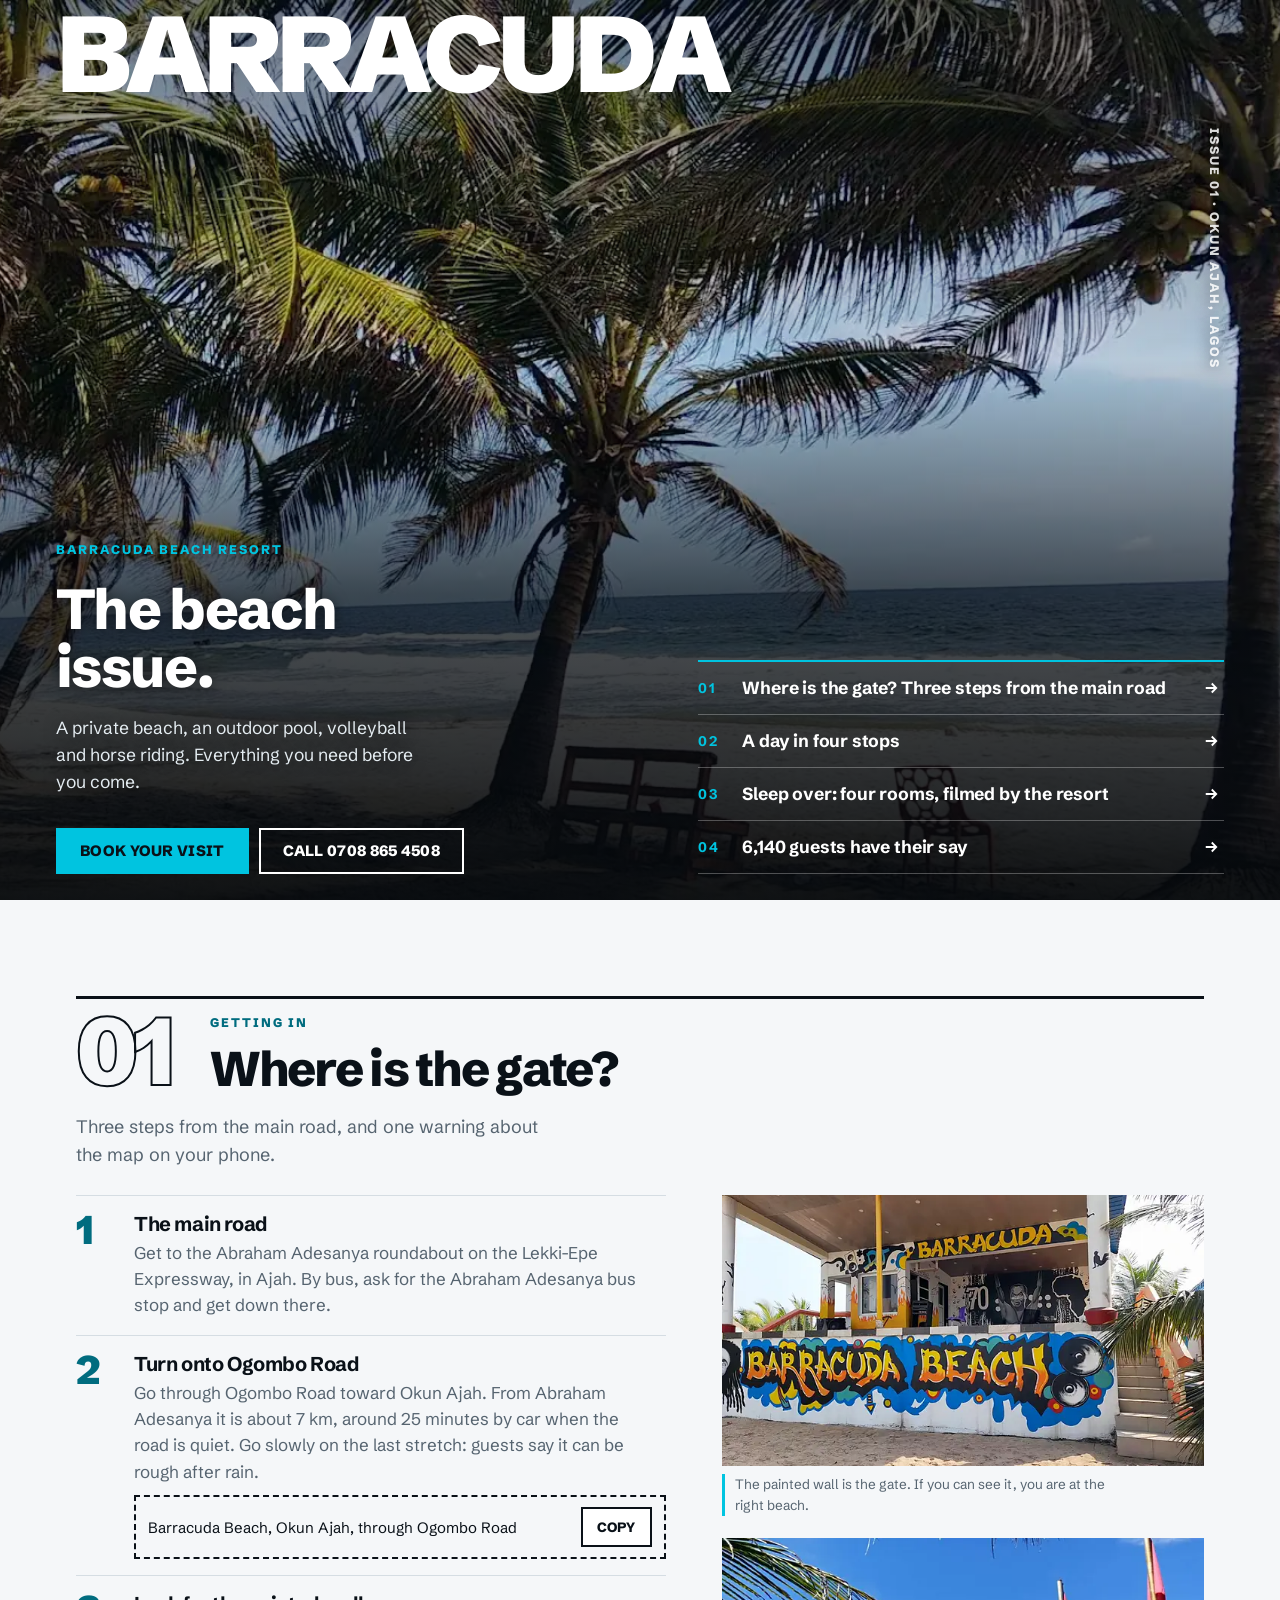
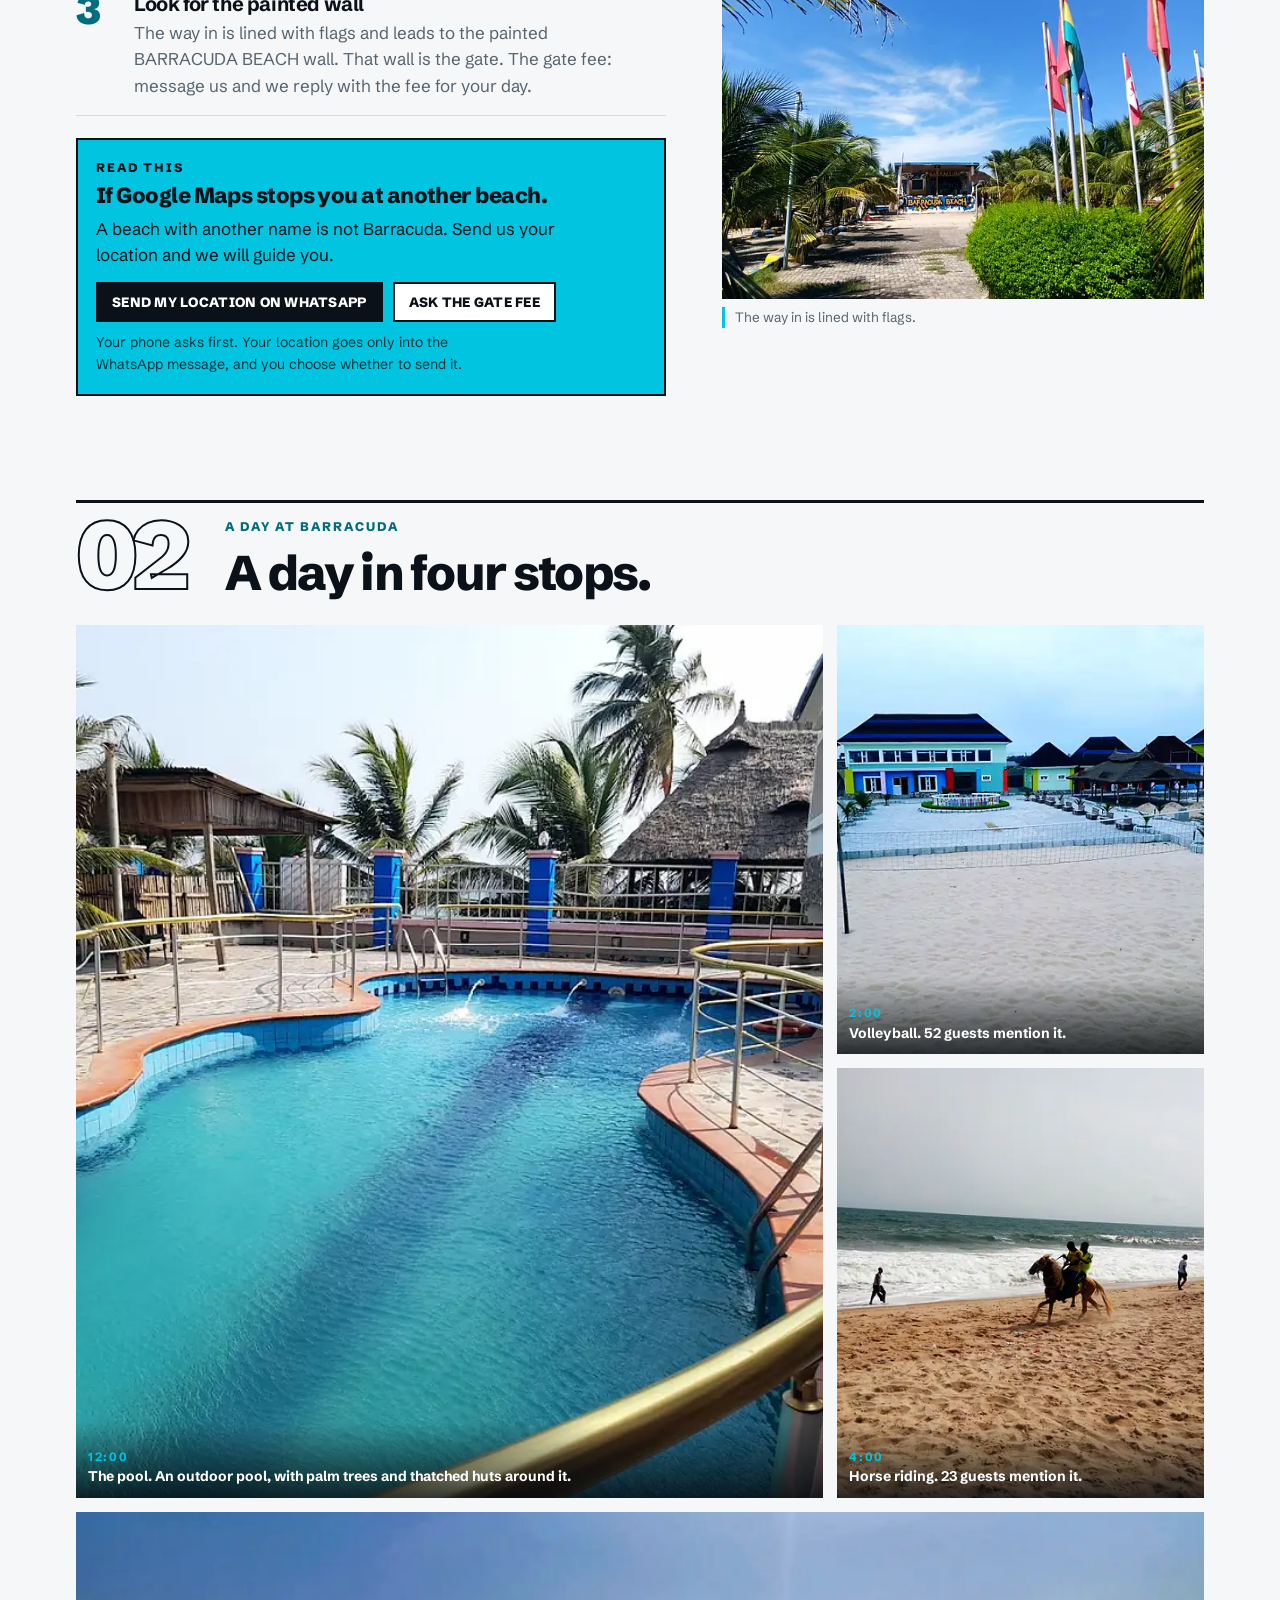
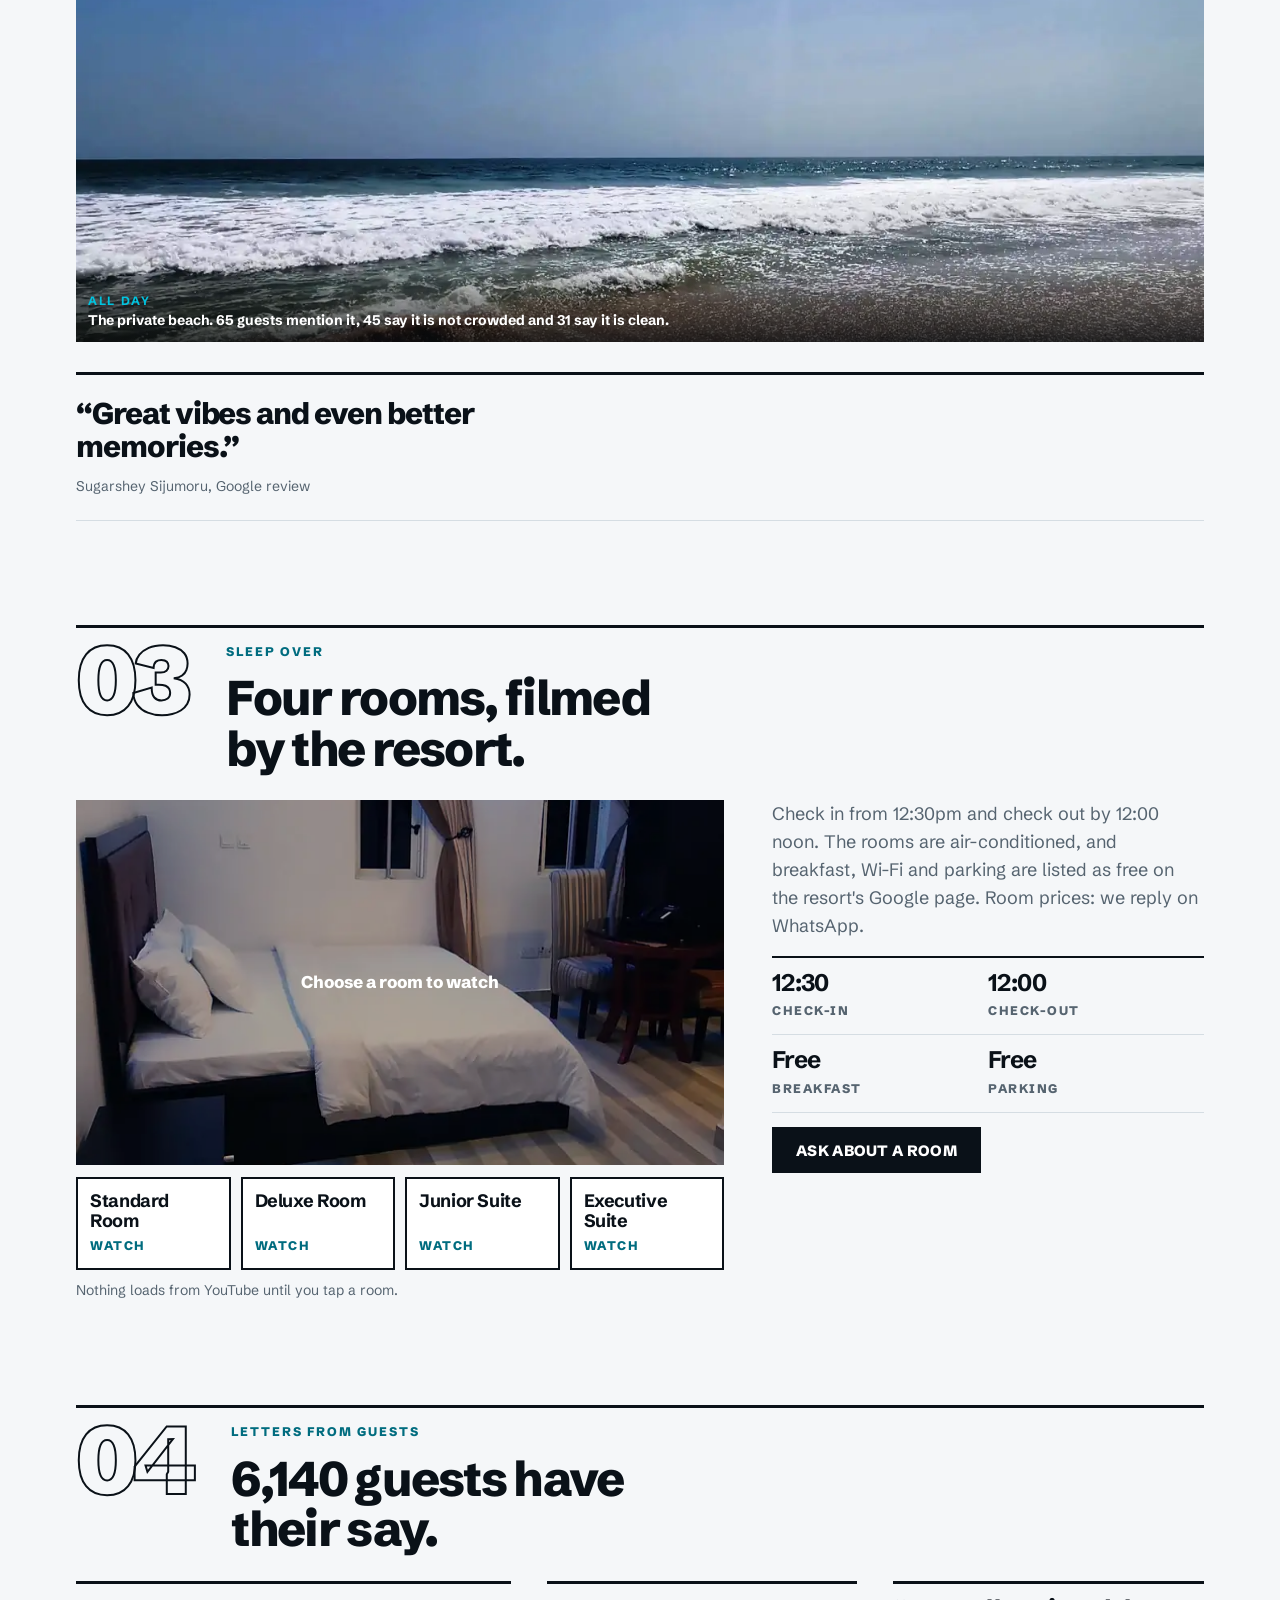
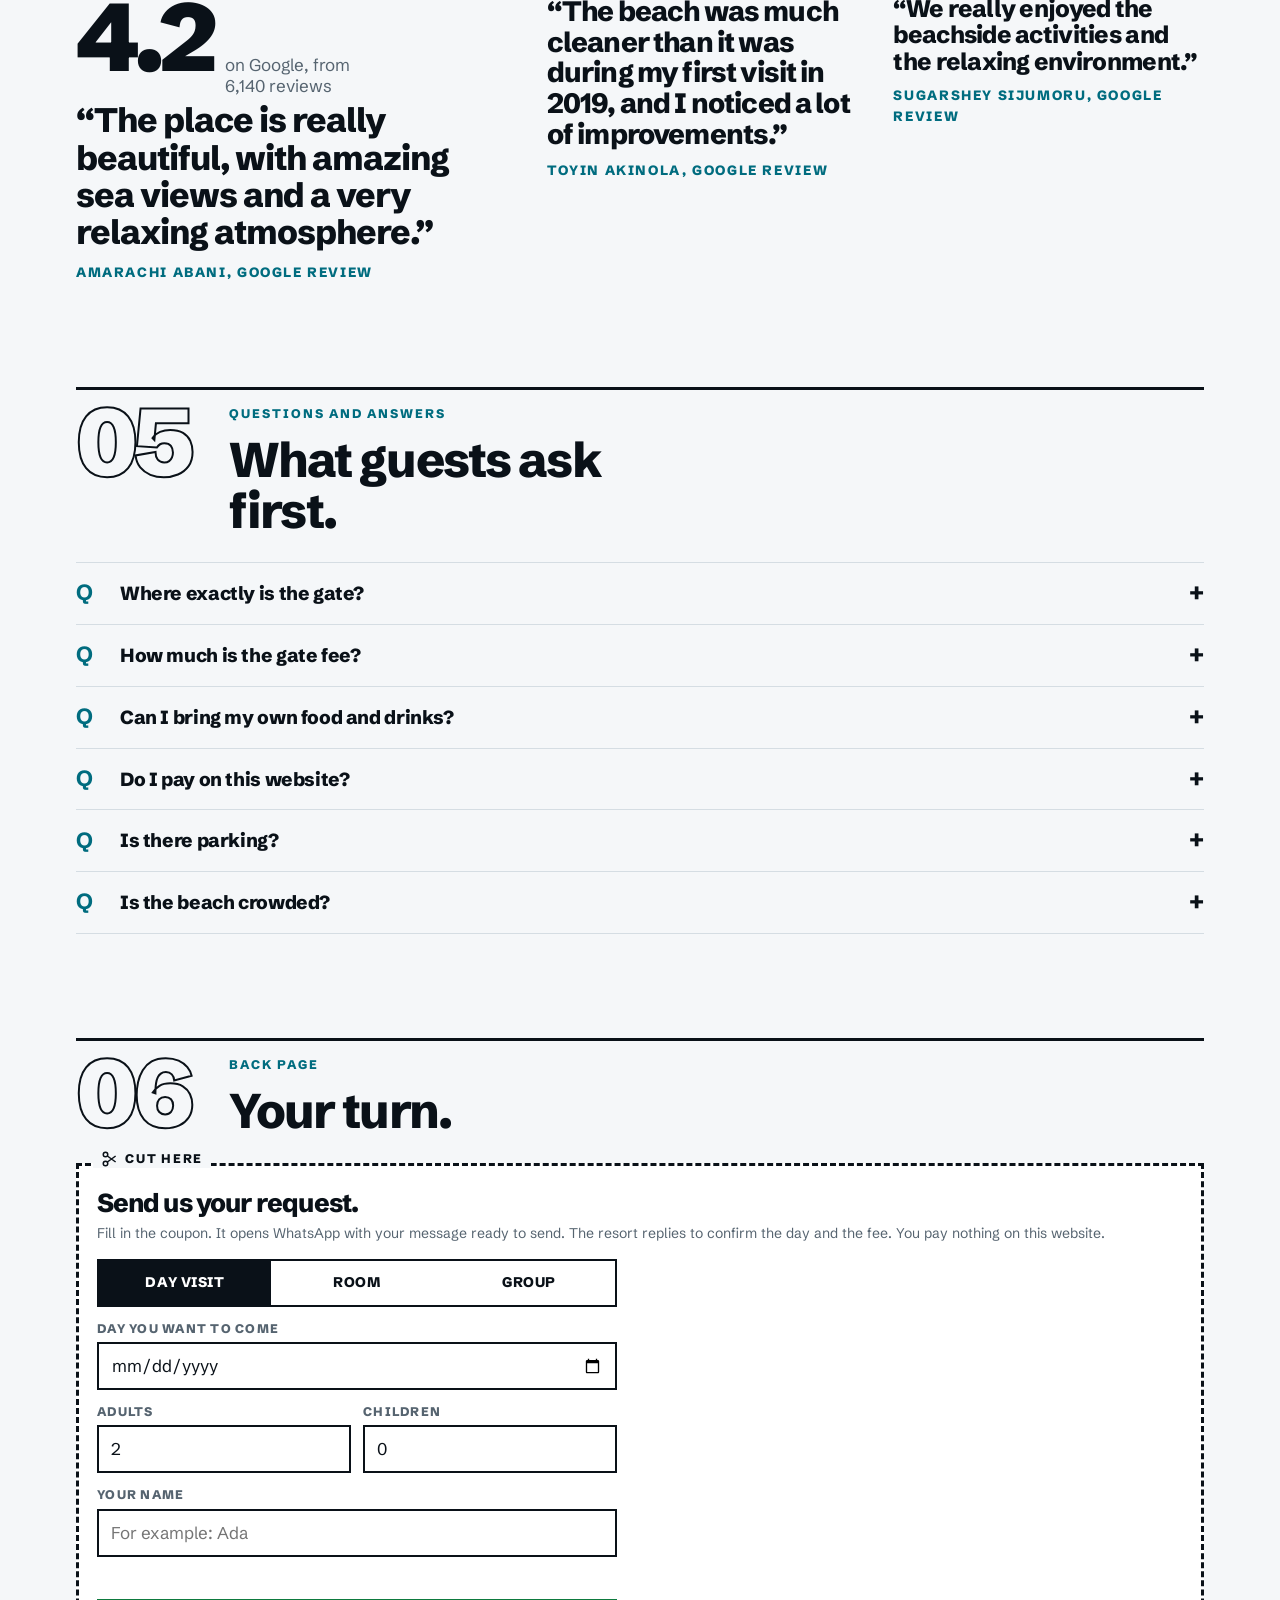
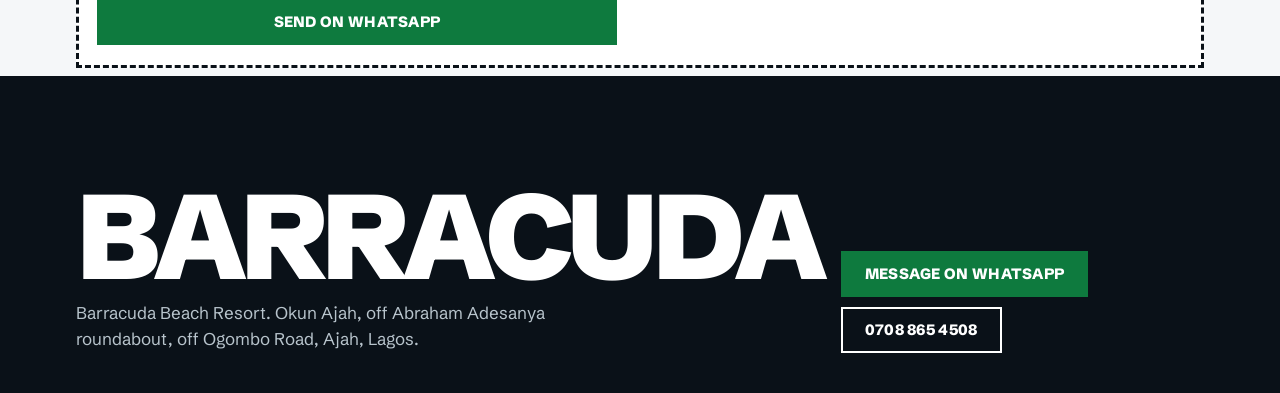
<file: concepts/issue/index.html>
<!doctype html>
<html lang="en">
<head>
<meta charset="utf-8">
<meta name="viewport" content="width=device-width,initial-scale=1,viewport-fit=cover">
<meta name="robots" content="noindex,nofollow">
<meta name="theme-color" content="#0a1118">
<title>Barracuda Beach: the issue | design concept 5</title>
<meta name="description" content="Design concept 5 for Barracuda Beach Resort, Okun Ajah, Lagos: the resort laid out like a magazine, from the cover to the reply coupon.">
<link rel="icon" href="../_shared/logo-barracuda-88.webp" type="image/webp">
<link rel="preload" href="../_shared/fonts/schibsted.woff2" as="font" type="font/woff2" crossorigin>
<script>document.documentElement.classList.add('js');try{var s=sessionStorage;if(/[?&]intro=1/.test(location.search)||!s.seen&&!location.hash)document.documentElement.classList.add('intro');s.seen=1}catch(e){}</script>
<link rel="stylesheet" href="../_shared/intro.css?v=202611010758">
<style>
@font-face{font-family:"Schibsted Grotesk";src:url(../_shared/fonts/schibsted.woff2) format("woff2");font-weight:400 900;font-display:swap}
:root{--paper:#f5f7f9;--ink:#0a1118;--mut:#566470;--cy:#00c4e0;--cyd:#006c7f;--hair:#d5dde3;--pad:clamp(18px,5vw,56px);--mh:56px;--intro-bg:#0a1118;--intro-rgb:10,17,24;--intro-ring:#00c4e0}
*{box-sizing:border-box;margin:0}
html{background:var(--paper);color:var(--ink);-webkit-text-size-adjust:100%;scroll-behavior:auto}
body{font:400 17px/1.55 "Schibsted Grotesk",system-ui,sans-serif;overflow-x:hidden;background:var(--ink)}
main{background:var(--paper)}
img{display:block;max-width:100%;height:auto}
button,input{font:inherit;color:inherit}
a{color:inherit}
:focus-visible{outline:2px solid var(--cyd);outline-offset:3px}
.btn{display:inline-flex;align-items:center;justify-content:center;gap:8px;min-height:46px;padding:0 22px;border-radius:0;border:2px solid var(--ink);background:#fff;font-weight:800;font-size:15px;letter-spacing:.02em;text-transform:uppercase;text-decoration:none;cursor:pointer}
.btn:hover{background:var(--cy)}
.btn.ink{background:var(--ink);color:#fff}
.btn.ink:hover{background:#26343f}
.btn.wa{background:#0e7a3e;border-color:#0e7a3e;color:#fff}
.btn.sm{min-height:40px;padding:0 14px;font-size:13.5px}
.k{font-size:12.5px;font-weight:800;letter-spacing:.16em;text-transform:uppercase}

#intro .il{border-radius:50%;box-shadow:0 0 0 4px rgba(255,255,255,.9)}
/* masthead: big on the cover, a small bar once you read */
.mastbar{position:fixed;z-index:40;top:0;left:0;right:0;height:var(--mh);display:flex;align-items:center;justify-content:space-between;padding:0 var(--pad);color:#fff;pointer-events:none}
.mastbar::before{content:"";position:absolute;inset:0;background:var(--ink);opacity:var(--bg,0);pointer-events:none}
.mastbar>*{position:relative;pointer-events:auto}
.mast{font-weight:900;letter-spacing:-.055em;line-height:.8;font-size:var(--ms,12.4vw);text-transform:uppercase;white-space:nowrap;text-decoration:none;color:#fff;transform-origin:left center}
.mastbar .btn{border-color:#fff;background:transparent;color:#fff;opacity:var(--bo,1);visibility:var(--bv,visible)}
.mastbar .btn:hover{background:var(--cy);color:var(--ink);border-color:var(--cy)}

/* cover */
.cover{position:relative;min-height:100vh;min-height:100svh;color:#fff;background:var(--ink);overflow:hidden;isolation:isolate}
.cover .ph,.cover .ph img{position:absolute;inset:0;width:100%;height:100%;object-fit:cover}
.cover .ph img{object-position:42% 50%}
.cover::after{content:"";position:absolute;inset:0;z-index:1;background:linear-gradient(to top,rgba(5,9,13,.95) 0,rgba(5,9,13,.7) 34%,rgba(5,9,13,.12) 60%,rgba(5,9,13,.5) 100%)}
.cin{position:relative;z-index:2;min-height:100vh;min-height:100svh;padding:calc(var(--mh) + 34px) var(--pad) calc(26px + env(safe-area-inset-bottom));display:flex;flex-direction:column;justify-content:flex-end;gap:18px}
.issue{position:absolute;right:var(--pad);top:calc(var(--mh) + 40px);writing-mode:vertical-rl;color:rgba(255,255,255,.85)}
h1{font-size:clamp(28px,7.6vw,36px);line-height:1.04;font-weight:800;letter-spacing:-.03em;max-width:15ch}
.cover .sub{font-size:17.5px;max-width:34ch;color:#e4ecf1}
.cover h1,.cover .sub,.cover .k{text-shadow:0 1px 14px rgba(0,0,0,.5)}
.cover h1{margin-top:2px}
.lines{list-style:none;padding:0;display:grid;gap:0;border-top:2px solid var(--cy)}
.lines li{border-bottom:1px solid rgba(255,255,255,.28)}
.lines button{width:100%;display:grid;grid-template-columns:34px 1fr 22px;gap:10px;align-items:center;text-align:left;min-height:52px;padding:8px 0;background:none;border:0;cursor:pointer;color:#fff;font-size:17.5px;font-weight:700;line-height:1.2;letter-spacing:-.01em}
.lines button:hover{color:var(--cy)}
.lines b{color:var(--cy);font-size:14px;letter-spacing:.1em}
.lines svg{width:18px;height:18px}
.cover .acts{display:flex;flex-wrap:wrap;gap:10px}
.cover .btn{border-color:#fff;background:transparent;color:#fff}
.cover .btn.cyb{background:var(--cy);border-color:var(--cy);color:var(--ink)}
.cover .btn:hover{background:#fff;color:var(--ink)}

/* features */
.feat{padding:64px var(--pad) 8px;max-width:1240px;margin:0 auto;position:relative}
.fh{display:grid;gap:10px;border-top:3px solid var(--ink);padding-top:14px;margin-bottom:26px}
.num{font-size:clamp(64px,22vw,96px);line-height:.8;font-weight:900;letter-spacing:-.06em;color:transparent;-webkit-text-stroke:2px var(--ink)}
h2{font-size:clamp(27px,7.4vw,30px);line-height:1.04;font-weight:800;letter-spacing:-.035em;max-width:16ch}
.stand{font-size:18px;color:var(--mut);max-width:44ch}
.cols{display:grid;gap:26px}
.steps{list-style:none;padding:0;display:grid;gap:0;counter-reset:s}
.steps li{display:grid;grid-template-columns:44px 1fr;gap:14px;padding:16px 0;border-top:1px solid var(--hair)}
.steps li:last-child{border-bottom:1px solid var(--hair)}
.steps .n{font-size:40px;line-height:.9;font-weight:900;letter-spacing:-.05em;color:var(--cyd)}
.steps b{font-size:20px;letter-spacing:-.02em;display:block;line-height:1.2}
.steps p{color:var(--mut);margin-top:4px;max-width:52ch}
.say{display:flex;align-items:center;gap:10px;flex-wrap:wrap;margin-top:10px;padding:10px 12px;border:2px dashed var(--ink);font-size:15px}
.say q{quotes:none;flex:1 1 200px}
.box{border:2px solid var(--ink);padding:18px;background:#fff}
.box.cy{background:var(--cy)}
.box h3{font-size:22px;line-height:1.1;letter-spacing:-.025em;margin:6px 0 8px;font-weight:800}
.box p{max-width:46ch}
.fig{position:relative}
.fig img{width:100%;object-fit:cover}
.fig figcaption{font-size:13.5px;color:var(--mut);margin-top:8px;max-width:50ch;border-left:3px solid var(--cy);padding-left:10px}
.acts{display:flex;flex-wrap:wrap;gap:10px;margin-top:14px}
.fine{font-size:14px;color:var(--mut)}

/* mosaic */
.mosaic{display:grid;gap:12px;grid-template-columns:1fr 1fr}
.mosaic figure{position:relative;overflow:hidden;background:#0a1118}
.mosaic img{width:100%;height:100%;object-fit:cover}
.mosaic figcaption{position:absolute;left:0;bottom:0;right:0;padding:26px 12px 10px;color:#fff;font-size:14px;font-weight:700;background:linear-gradient(to top,rgba(5,9,13,.8),transparent)}
.mosaic figcaption b{display:block;font-size:12px;letter-spacing:.14em;text-transform:uppercase;color:var(--cy)}
.m1{grid-column:1/-1;aspect-ratio:16/10}
.m2,.m3{aspect-ratio:4/5}
.m4{grid-column:1/-1;aspect-ratio:16/9}
.pull{margin:30px 0 0;padding:22px 0;border-top:3px solid var(--ink);border-bottom:1px solid var(--hair)}
.pull blockquote{font-size:clamp(24px,6.6vw,30px);line-height:1.12;font-weight:800;letter-spacing:-.035em;max-width:22ch}
.pull cite{display:block;margin-top:12px;font-style:normal;font-size:14px;color:var(--mut)}

/* Q and A */
.qa{display:grid;gap:0;border-top:1px solid var(--hair)}
.qa details{border-bottom:1px solid var(--hair)}
.qa summary{list-style:none;cursor:pointer;display:grid;grid-template-columns:34px 1fr 24px;gap:10px;align-items:center;padding:16px 0;font-size:19px;font-weight:800;letter-spacing:-.02em;line-height:1.2;min-height:60px}
.qa summary::-webkit-details-marker{display:none}
.qa summary b{color:var(--cyd);font-size:22px}
.qa summary::after{content:"+";font-size:24px;text-align:right}
.qa details[open] summary::after{content:"\2212"}
.qa p{padding:0 0 18px 44px;color:var(--mut);max-width:62ch}

/* stay */
.player{position:relative;aspect-ratio:16/9;background:#000;overflow:hidden}
.player img{width:100%;height:100%;object-fit:cover;opacity:.72}
.player .hint{position:absolute;inset:0;display:grid;place-items:center;color:#fff;font-weight:800;text-align:center;padding:10px}
.player iframe{position:absolute;inset:0;width:100%;height:100%;border:0}
.rooms{display:grid;grid-template-columns:1fr 1fr;gap:10px;margin-top:12px}
.rooms button{text-align:left;min-height:84px;padding:12px;background:#fff;border:2px solid var(--ink);cursor:pointer;display:grid;gap:4px;align-content:space-between}
.rooms button:hover{background:var(--cy)}
.rooms button[aria-pressed=true]{background:var(--ink);color:#fff}
.rooms b{font-size:18px;letter-spacing:-.02em;line-height:1.15}
.rooms span{font-size:12.5px;font-weight:800;letter-spacing:.12em;text-transform:uppercase;color:var(--cyd)}
.rooms button[aria-pressed=true] span{color:var(--cy)}
.spec{display:grid;grid-template-columns:1fr 1fr;gap:0;margin-top:16px;border-top:2px solid var(--ink)}
.spec div{padding:12px 0;border-bottom:1px solid var(--hair)}
.spec div:nth-child(odd){padding-right:12px}
.spec b{display:block;font-size:24px;letter-spacing:-.03em;line-height:1.1}
.spec span{font-size:12.5px;font-weight:800;letter-spacing:.12em;text-transform:uppercase;color:var(--mut)}

/* guests */
.wall{display:grid;gap:24px}
.wall figure{border-top:3px solid var(--ink);padding-top:12px}
.wall blockquote{font-weight:800;letter-spacing:-.03em;line-height:1.1}
.wall .q1{font-size:clamp(25px,7vw,34px)}
.wall .q2{font-size:clamp(22px,6vw,28px)}
.wall .q3{font-size:clamp(20px,5.4vw,24px)}
.wall cite{display:block;margin-top:10px;font-style:normal;font-size:13.5px;font-weight:800;letter-spacing:.12em;text-transform:uppercase;color:var(--cyd)}
.big{display:flex;align-items:baseline;gap:12px;margin-bottom:6px}
.big b{font-size:clamp(64px,20vw,96px);line-height:.85;font-weight:900;letter-spacing:-.06em}
.big span{color:var(--mut);font-size:17px;max-width:14ch;line-height:1.25}

/* the reply coupon */
.coupon{position:relative;margin:0;padding:24px 18px 20px;border:3px dashed var(--ink);background:#fff}
.coupon .cut{position:absolute;left:14px;top:-17px;background:var(--paper);padding:0 8px;font-size:12.5px;font-weight:800;letter-spacing:.14em;text-transform:uppercase;display:flex;align-items:center;gap:6px}
.coupon .cut svg{width:18px;height:18px}
.coupon h3{font-size:26px;line-height:1.05;letter-spacing:-.035em;font-weight:800;margin-bottom:6px}
.form{display:grid;gap:12px;margin-top:14px;max-width:520px}
.seg{display:flex;border:2px solid var(--ink)}
.seg label{flex:1;text-align:center}
.seg input{position:absolute;opacity:0;pointer-events:none}
.seg span{display:block;padding:11px 4px;font-weight:800;font-size:14px;letter-spacing:.04em;text-transform:uppercase;cursor:pointer}
.seg input:checked+span{background:var(--ink);color:#fff}
.seg input:focus-visible+span{outline:2px solid var(--cyd);outline-offset:-4px}
.g2{display:grid;grid-template-columns:1fr 1fr;gap:12px}
.f{display:grid;gap:4px}
.f label{font-size:12.5px;font-weight:800;letter-spacing:.1em;text-transform:uppercase;color:var(--mut)}
.f input{min-height:48px;padding:0 12px;border:2px solid var(--ink);background:#fff;width:100%;border-radius:0}
.f input:focus-visible{outline:3px solid var(--cy);outline-offset:0}
.f.full{grid-column:1/-1}
.only-room,.only-event{display:none}
.form[data-kind=room] .only-room,.form[data-kind=event] .only-event{display:grid}
.err{min-height:18px;color:#b3261e;font-size:14px;font-weight:700}
footer{margin-top:72px;background:var(--ink);color:#fff;padding:40px 0 calc(40px + env(safe-area-inset-bottom))}
footer .in{max-width:1240px;margin:0 auto;padding:0 var(--pad);display:grid;gap:20px}
footer .mast{font-size:clamp(40px,14vw,120px);color:#fff}
footer p{color:#b8c4cc;max-width:50ch}
footer .btn{border-color:#fff;background:transparent;color:#fff}
footer .btn.wa{background:#0e7a3e;border-color:#0e7a3e}
footer .btn:hover{background:var(--cy);color:var(--ink);border-color:var(--cy)}
.rail{display:none}

.js .rv{opacity:0;transform:translateY(16px);transition:opacity .6s ease,transform .6s ease}
.js .rv.in{opacity:1;transform:none}

@media (min-width:900px){
  :root{--mh:68px}
  .mast{font-size:var(--ms,8.4vw)}
  .cin{display:grid;grid-template-columns:1.1fr 1fr;align-items:end;gap:48px 64px}
  .cin .l{display:grid;gap:18px;align-content:end}
  h1{font-size:clamp(40px,4.4vw,64px);max-width:12ch}
  .issue{top:calc(var(--mh) + 60px)}
  .feat{padding-top:96px}
  .fh{grid-template-columns:auto 1fr;gap:12px 40px;align-items:start}
  .fh .num{grid-row:span 2}
  h2{font-size:clamp(36px,3.8vw,56px);max-width:15ch}
  .cols{grid-template-columns:1.1fr .9fr;gap:56px;align-items:start}
  .mosaic{grid-template-columns:repeat(6,1fr);grid-auto-rows:minmax(0,1fr);gap:14px}
  .m1{grid-column:1/5;grid-row:1/3;aspect-ratio:auto;min-height:520px}
  .m2{grid-column:5/7;grid-row:1;aspect-ratio:auto}
  .m3{grid-column:5/7;grid-row:2;aspect-ratio:auto}
  .m4{grid-column:1/-1;grid-row:3;aspect-ratio:21/8}
  .wall{grid-template-columns:1.4fr 1fr 1fr;gap:36px}
  .rooms{grid-template-columns:repeat(4,1fr)}
  .stayg{display:grid;grid-template-columns:1.2fr .8fr;gap:48px;align-items:start}
  footer .in{grid-template-columns:1.3fr 1fr;align-items:end}
}
@media (min-width:1500px){
  .rail{display:grid;position:fixed;left:18px;top:50%;transform:translateY(-50%);z-index:30;gap:6px}
  .rail button{display:flex;align-items:center;gap:10px;background:rgba(245,247,249,.96);border:0;border-radius:999px;cursor:pointer;font-size:12px;font-weight:800;letter-spacing:.12em;text-transform:uppercase;color:var(--mut);padding:6px 10px;min-height:30px}
  .rail button i{width:10px;height:10px;border:2px solid currentColor;border-radius:50%}
  .rail button.on{color:var(--ink)}
  .rail button.on i{background:var(--cy);border-color:var(--ink)}
  .rail span{max-width:0;overflow:hidden;white-space:nowrap;transition:max-width .25s}
  .rail button.on span,.rail button:hover span{max-width:140px}
}
@media (prefers-reduced-motion:reduce){.js .rv,.js .rv.in{opacity:1;transform:none;transition:none}}
@media (forced-colors:active){.cover::after{display:none}.cin{background:Canvas}}
</style>
</head>
<body>
<div id="intro"><button type="button" class="iskip">Skip</button><div class="ib" aria-hidden="true"><img class="il" src="../_shared/logo-barracuda-640.webp" width="640" height="640" alt=""></div></div>
<script>(function(){var d=document,h=d.documentElement,o=d.getElementById("intro");function end(){if(!h.classList.contains("intro"))return;h.classList.remove("intro");var f=o.contains(d.activeElement);o.remove();if(f){var t=d.querySelector("h1");if(t){t.tabIndex=-1;t.focus({preventScroll:true})}}window.dispatchEvent(new Event("introdone"))}if(!h.classList.contains("intro")){o.remove();return}if(getComputedStyle(o).animationName==="none"){end();return}o.addEventListener("animationend",function(e){if(e.target===o)end()});o.addEventListener("click",end);d.addEventListener("keydown",end);setTimeout(end,4500)})()</script>

<div class="mastbar" id="mastbar">
  <a class="mast" id="mast" href="./" aria-label="Barracuda Beach Resort, back to the cover">Barracuda</a>
  <button type="button" class="btn sm" data-scroll="#book">Book</button>
</div>

<nav class="rail" id="rail" aria-label="In this issue"></nav>

<header class="cover" id="cover">
  <div class="ph"><img src="../_shared/img/palms-1000.webp" srcset="../_shared/img/palms-640.webp 640w, ../_shared/img/palms-1000.webp 1000w, ../_shared/img/palms-1400.webp 1400w" sizes="100vw" width="1400" height="788" alt="Palm trees on the beach with waves rolling in and a wooden bench on the sand" fetchpriority="high" decoding="async"></div>
  <div class="cin">
    <span class="issue k" aria-hidden="true">Issue 01 · Okun Ajah, Lagos</span>
    <div class="l">
      <p class="k" style="color:var(--cy)">Barracuda Beach Resort</p>
      <h1>The beach issue.</h1>
      <p class="sub">A private beach, an outdoor pool, volleyball and horse riding. Everything you need before you come.</p>
      <div class="acts"><button type="button" class="btn cyb" data-scroll="#book">Book your visit</button><a class="btn" href="tel:07088654508">Call 0708 865 4508</a></div>
    </div>
    <ol class="lines" aria-label="In this issue">
      <li><button type="button" data-scroll="#in"><b>01</b><span>Where is the gate? Three steps from the main road</span><svg viewBox="0 0 24 24" fill="none" stroke="currentColor" stroke-width="2.4" aria-hidden="true"><path d="M5 12h14M13 6l6 6-6 6"/></svg></button></li>
      <li><button type="button" data-scroll="#day"><b>02</b><span>A day in four stops</span><svg viewBox="0 0 24 24" fill="none" stroke="currentColor" stroke-width="2.4" aria-hidden="true"><path d="M5 12h14M13 6l6 6-6 6"/></svg></button></li>
      <li><button type="button" data-scroll="#stay"><b>03</b><span>Sleep over: four rooms, filmed by the resort</span><svg viewBox="0 0 24 24" fill="none" stroke="currentColor" stroke-width="2.4" aria-hidden="true"><path d="M5 12h14M13 6l6 6-6 6"/></svg></button></li>
      <li><button type="button" data-scroll="#guests"><b>04</b><span>6,140 guests have their say</span><svg viewBox="0 0 24 24" fill="none" stroke="currentColor" stroke-width="2.4" aria-hidden="true"><path d="M5 12h14M13 6l6 6-6 6"/></svg></button></li>
    </ol>
  </div>
</header>

<main>
<section class="feat" id="in" data-name="Getting in">
  <div class="fh rv"><span class="num" aria-hidden="true">01</span><p class="k" style="color:var(--cyd)">Getting in</p><h2>Where is the gate?</h2></div>
  <p class="stand rv" style="margin:-8px 0 26px">Three steps from the main road, and one warning about the map on your phone.</p>
  <div class="cols">
    <div>
      <ol class="steps rv">
        <li><span class="n">1</span><div><b>The main road</b><p>Get to the Abraham Adesanya roundabout on the Lekki-Epe Expressway, in Ajah. By bus, ask for the Abraham Adesanya bus stop and get down there.</p></div></li>
        <li><span class="n">2</span><div><b>Turn onto Ogombo Road</b><p>Go through Ogombo Road toward Okun Ajah. From Abraham Adesanya it is about 7 km, around 25 minutes by car when the road is quiet. Go slowly on the last stretch: guests say it can be rough after rain.</p>
          <div class="say"><q>Barracuda Beach, Okun Ajah, through Ogombo Road</q><button type="button" class="btn sm" data-copy="Barracuda Beach, Okun Ajah, through Ogombo Road">Copy</button></div></div></li>
        <li><span class="n">3</span><div><b>Look for the painted wall</b><p>The way in is lined with flags and leads to the painted BARRACUDA BEACH wall. That wall is the gate. The gate fee: message us and we reply with the fee for your day.</p></div></li>
      </ol>
      <div class="box cy rv" style="margin-top:22px"><p class="k">Read this</p><h3>If Google Maps stops you at another beach.</h3><p>A beach with another name is not Barracuda. Send us your location and we will guide you.</p>
        <div class="acts"><button type="button" class="btn ink sm" data-loc>Send my location on WhatsApp</button><a class="btn sm" href="https://wa.me/2347088654508" data-wa="Hello Barracuda Beach Resort. I am at the gate. Please tell me the gate fee for today. Thank you.">Ask the gate fee</a></div>
        <p class="fine" data-loc-note style="margin-top:10px;color:#04323a">Your phone asks first. Your location goes only into the WhatsApp message, and you choose whether to send it.</p></div>
    </div>
    <div class="rv">
      <figure class="fig"><img src="../_shared/img/sign-1000.webp" srcset="../_shared/img/sign-640.webp 640w, ../_shared/img/sign-1000.webp 1000w, ../_shared/img/sign-1400.webp 1400w" sizes="(min-width:900px) 40vw, 92vw" width="1400" height="788" alt="The painted BARRACUDA BEACH sign above the entrance" loading="lazy" decoding="async"><figcaption>The painted wall is the gate. If you can see it, you are at the right beach.</figcaption></figure>
      <figure class="fig" style="margin-top:22px"><img src="../_shared/img/flags-1000.webp" srcset="../_shared/img/flags-640.webp 640w, ../_shared/img/flags-1000.webp 1000w, ../_shared/img/flags-1080.webp 1080w" sizes="(min-width:900px) 40vw, 92vw" width="1080" height="809" alt="The path to the resort, lined with flags and palm trees" loading="lazy" decoding="async"><figcaption>The way in is lined with flags.</figcaption></figure>
    </div>
  </div>
</section>

<section class="feat" id="day" data-name="A day">
  <div class="fh rv"><span class="num" aria-hidden="true">02</span><p class="k" style="color:var(--cyd)">A day at Barracuda</p><h2>A day in four stops.</h2></div>
  <div class="mosaic rv">
    <figure class="m1"><img src="../_shared/img/pool-1000.webp" srcset="../_shared/img/pool-640.webp 640w, ../_shared/img/pool-1000.webp 1000w, ../_shared/img/pool-1400.webp 1400w" sizes="(min-width:900px) 66vw, 92vw" width="1400" height="1050" alt="The outdoor pool with a gold rail, palm trees and thatched huts" loading="lazy" decoding="async"><figcaption><b>12:00</b>The pool. An outdoor pool, with palm trees and thatched huts around it.</figcaption></figure>
    <figure class="m2"><img src="../_shared/img/courts-1000.webp" srcset="../_shared/img/courts-640.webp 640w, ../_shared/img/courts-1000.webp 1000w, ../_shared/img/courts-1032.webp 1032w" sizes="(min-width:900px) 33vw, 46vw" width="1032" height="774" alt="A sand volleyball court beside the coloured resort buildings" loading="lazy" decoding="async"><figcaption><b>2:00</b>Volleyball. 52 guests mention it.</figcaption></figure>
    <figure class="m3"><img src="../_shared/img/horse-1000.webp" srcset="../_shared/img/horse-640.webp 640w, ../_shared/img/horse-1000.webp 1000w, ../_shared/img/horse-1400.webp 1400w" sizes="(min-width:900px) 33vw, 46vw" width="1400" height="1050" alt="A horse and riders at the water's edge on the beach" loading="lazy" decoding="async"><figcaption><b>4:00</b>Horse riding. 23 guests mention it.</figcaption></figure>
    <figure class="m4"><img src="../_shared/img/sea-1000.webp" srcset="../_shared/img/sea-640.webp 640w, ../_shared/img/sea-1000.webp 1000w, ../_shared/img/sea-1400.webp 1400w" sizes="(min-width:900px) 92vw, 92vw" width="1400" height="647" alt="Waves rolling onto the beach under a pale sky" loading="lazy" decoding="async"><figcaption><b>All day</b>The private beach. 65 guests mention it, 45 say it is not crowded and 31 say it is clean.</figcaption></figure>
  </div>
  <div class="pull rv"><blockquote>&ldquo;Great vibes and even better memories.&rdquo;</blockquote><cite>Sugarshey Sijumoru, Google review</cite></div>
</section>

<section class="feat" id="stay" data-name="Sleep over">
  <div class="fh rv"><span class="num" aria-hidden="true">03</span><p class="k" style="color:var(--cyd)">Sleep over</p><h2>Four rooms, filmed by the resort.</h2></div>
  <div class="stayg">
    <div class="rv">
      <div class="player" id="player"><img src="../_shared/img/room-640.webp" width="1400" height="1867" alt="" loading="lazy"><div class="hint">Choose a room to watch</div></div>
      <div class="rooms" role="group" aria-label="Rooms">
        <button type="button" data-yt="E9F9NCl_I74" data-title="Standard Room" data-target="#player" aria-pressed="false"><b>Standard Room</b><span>Watch</span></button>
        <button type="button" data-yt="k3T0BG5xiOs" data-title="Deluxe Room" data-target="#player" aria-pressed="false"><b>Deluxe Room</b><span>Watch</span></button>
        <button type="button" data-yt="BMicKhN9Nto" data-title="Junior Suite" data-target="#player" aria-pressed="false"><b>Junior Suite</b><span>Watch</span></button>
        <button type="button" data-yt="DG17_Bgub4o" data-title="Executive Suite" data-target="#player" aria-pressed="false"><b>Executive Suite</b><span>Watch</span></button>
      </div>
      <p class="fine" style="margin-top:10px">Nothing loads from YouTube until you tap a room.</p>
    </div>
    <div class="rv">
      <p class="stand">Check in from 12:30pm and check out by 12:00 noon. The rooms are air-conditioned, and breakfast, Wi-Fi and parking are listed as free on the resort's Google page. Room prices: we reply on WhatsApp.</p>
      <div class="spec"><div><b>12:30</b><span>Check-in</span></div><div><b>12:00</b><span>Check-out</span></div><div><b>Free</b><span>Breakfast</span></div><div><b>Free</b><span>Parking</span></div></div>
      <div class="acts"><a class="btn ink" href="https://wa.me/2347088654508" data-wa="Hello Barracuda Beach Resort. I would like to ask about a room. Please tell me which rooms are free and what they cost. Thank you.">Ask about a room</a></div>
    </div>
  </div>
</section>

<section class="feat" id="guests" data-name="Guests">
  <div class="fh rv"><span class="num" aria-hidden="true">04</span><p class="k" style="color:var(--cyd)">Letters from guests</p><h2>6,140 guests have their say.</h2></div>
  <div class="wall rv">
    <figure><div class="big"><b>4.2</b><span>on Google, from 6,140 reviews</span></div><blockquote class="q1">&ldquo;The place is really beautiful, with amazing sea views and a very relaxing atmosphere.&rdquo;</blockquote><cite>Amarachi Abani, Google review</cite></figure>
    <figure><blockquote class="q2">&ldquo;The beach was much cleaner than it was during my first visit in 2019, and I noticed a lot of improvements.&rdquo;</blockquote><cite>Toyin Akinola, Google review</cite></figure>
    <figure><blockquote class="q3">&ldquo;We really enjoyed the beachside activities and the relaxing environment.&rdquo;</blockquote><cite>Sugarshey Sijumoru, Google review</cite></figure>
  </div>
</section>

<section class="feat" id="qa" data-name="Questions">
  <div class="fh rv"><span class="num" aria-hidden="true">05</span><p class="k" style="color:var(--cyd)">Questions and answers</p><h2>What guests ask first.</h2></div>
  <div class="qa rv">
    <details><summary><b>Q</b><span>Where exactly is the gate?</span></summary><p>Follow the three steps in feature 01: the Abraham Adesanya roundabout, Ogombo Road, then the painted wall. If Google Maps stops you at a beach with another name, you are not at Barracuda. Send us your location and we will guide you.</p></details>
    <details><summary><b>Q</b><span>How much is the gate fee?</span></summary><p>Message us on WhatsApp and we reply with the fee for your day.</p></details>
    <details><summary><b>Q</b><span>Can I bring my own food and drinks?</span></summary><p>Ask us when you message, and we tell you the rule.</p></details>
    <details><summary><b>Q</b><span>Do I pay on this website?</span></summary><p>No. You send a request, we reply on WhatsApp and confirm the day. How you pay is agreed with the resort.</p></details>
    <details><summary><b>Q</b><span>Is there parking?</span></summary><p>Free parking is listed on the resort's Google page.</p></details>
    <details><summary><b>Q</b><span>Is the beach crowded?</span></summary><p>45 guests on Google say it is not crowded. Busy days can differ, so ask when you send your request.</p></details>
  </div>
</section>

<section class="feat" id="book" data-name="Book">
  <div class="fh rv"><span class="num" aria-hidden="true">06</span><p class="k" style="color:var(--cyd)">Back page</p><h2>Your turn.</h2></div>
  <div class="coupon rv">
    <span class="cut"><svg viewBox="0 0 24 24" fill="none" stroke="currentColor" stroke-width="2" aria-hidden="true"><circle cx="6" cy="6" r="3"/><circle cx="6" cy="18" r="3"/><path d="M8.5 8l11 8M8.5 16l11-8"/></svg>Cut here</span>
    <h3>Send us your request.</h3>
    <p class="fine">Fill in the coupon. It opens WhatsApp with your message ready to send. The resort replies to confirm the day and the fee. You pay nothing on this website.</p>
    <form class="form" data-kind="day" novalidate>
      <div class="seg" role="radiogroup" aria-label="What are you booking?">
        <label><input type="radio" name="kind" value="day" checked><span>Day visit</span></label>
        <label><input type="radio" name="kind" value="room"><span>Room</span></label>
        <label><input type="radio" name="kind" value="event"><span>Group</span></label>
      </div>
      <div class="g2">
        <div class="f full"><label for="b-date">Day you want to come</label><input id="b-date" name="date" type="date"></div>
        <div class="f"><label for="b-ad">Adults</label><input id="b-ad" name="adults" type="number" min="1" max="200" value="2" inputmode="numeric"></div>
        <div class="f"><label for="b-ch">Children</label><input id="b-ch" name="children" type="number" min="0" max="200" value="0" inputmode="numeric"></div>
        <div class="f full only-room"><label for="b-nt">How many nights?</label><input id="b-nt" name="nights" type="number" min="1" max="30" value="1" inputmode="numeric"></div>
        <div class="f full only-event"><label for="b-note">What you have in mind</label><input id="b-note" name="note" type="text" placeholder="For example: a birthday for 20 people"></div>
        <div class="f full"><label for="b-nm">Your name</label><input id="b-nm" name="name" type="text" autocomplete="name" placeholder="For example: Ada"></div>
      </div>
      <p class="err" role="alert"></p>
      <button class="btn wa" type="submit">Send on WhatsApp</button>
    </form>
  </div>
</section>
</main>

<footer><div class="in">
  <div><a class="mast" href="./" aria-label="Back to the cover" style="font-size:clamp(40px,14vw,120px)">Barracuda</a><p style="margin-top:14px">Barracuda Beach Resort. Okun Ajah, off Abraham Adesanya roundabout, off Ogombo Road, Ajah, Lagos.</p></div>
  <div class="acts"><a class="btn wa" href="https://wa.me/2347088654508" data-wa="Hello Barracuda Beach Resort. I have a question.">Message on WhatsApp</a><a class="btn" href="tel:07088654508">0708 865 4508</a></div>
</div></footer>

<script src="../_shared/core.js?v=202611010758"></script>
<script>
(function () {
  var mast = BB.qs('#mast'), bar = BB.qs('#mastbar'), cover = BB.qs('#cover'), vw = 0;
  function layout() {
    var wide = window.innerWidth >= 900;
    var full = wide ? window.innerWidth * 0.084 : window.innerWidth * 0.124, small = wide ? 26 : 22;
    return { full: full, small: small };
  }
  function pass() {
    var L = layout(), h = cover.offsetHeight, y = window.pageYOffset;
    var t = Math.max(0, Math.min(1, y / (h * 0.5)));
    var size = L.full + (L.small - L.full) * t;
    bar.style.setProperty('--ms', size.toFixed(1) + 'px');
    bar.style.setProperty('--bg', Math.max(0, Math.min(1, (t - .75) * 4)).toFixed(2));
    var show = t > .9;
    bar.style.setProperty('--bo', show ? 1 : 0); bar.style.setProperty('--bv', show ? 'visible' : 'hidden');
    bar.style.height = (L.full * .8 + (L.small * .8 - L.full * .8) * t + 22 + (1 - t) * 0).toFixed(0) + 'px';
    if (rail) { markRail(); }
  }
  var secs = BB.qsa('.feat'), rail = BB.qs('#rail');
  secs.forEach(function (s) {
    var b = document.createElement('button'); b.type = 'button'; b.innerHTML = '<i></i><span>' + s.dataset.name + '</span>';
    b.setAttribute('aria-label', 'Go to ' + s.dataset.name);
    b.addEventListener('click', function () { s.scrollIntoView({ block: 'start' }); });
    rail.appendChild(b);
  });
  var rbs = BB.qsa('button', rail);
  function markRail() {
    var best = 0, line = window.innerHeight * 0.4;
    secs.forEach(function (s, i) { if (s.getBoundingClientRect().top < line) best = i; });
    rbs.forEach(function (b, i) { b.classList.toggle('on', i === best && window.pageYOffset > cover.offsetHeight * 0.6); });
  }
  var raf = false;
  window.addEventListener('scroll', function () { if (raf) return; raf = true; requestAnimationFrame(function () { raf = false; pass(); }); }, { passive: true });
  window.addEventListener('resize', pass);
  pass();
  document.documentElement.style.scrollPaddingTop = '76px';
  BB.qsa('[data-scroll]').forEach(function (b) { b.addEventListener('click', function () { var t = BB.qs(b.dataset.scroll); if (t) t.scrollIntoView({ block: 'start' }); }); });
  BB.reveal('.rv');

  var form = BB.qs('.form'), err = BB.qs('.err', form);
  BB.qsa('input[name=kind]', form).forEach(function (r) { r.addEventListener('change', function () { form.dataset.kind = r.value; err.textContent = ''; }); });
  form.addEventListener('submit', function (e) {
    e.preventDefault();
    var f = new FormData(form), o = {}; f.forEach(function (v, k) { o[k] = v; });
    if (!o.date) { err.textContent = 'Please pick the day you want to come.'; BB.qs('#b-date').focus(); return; }
    if (!(Number(o.adults) >= 1)) { err.textContent = 'Please say how many adults.'; return; }
    err.textContent = ''; BB.send(BB.msg(o.kind, o));
  });
})();
</script>
</body>
</html>
</file>
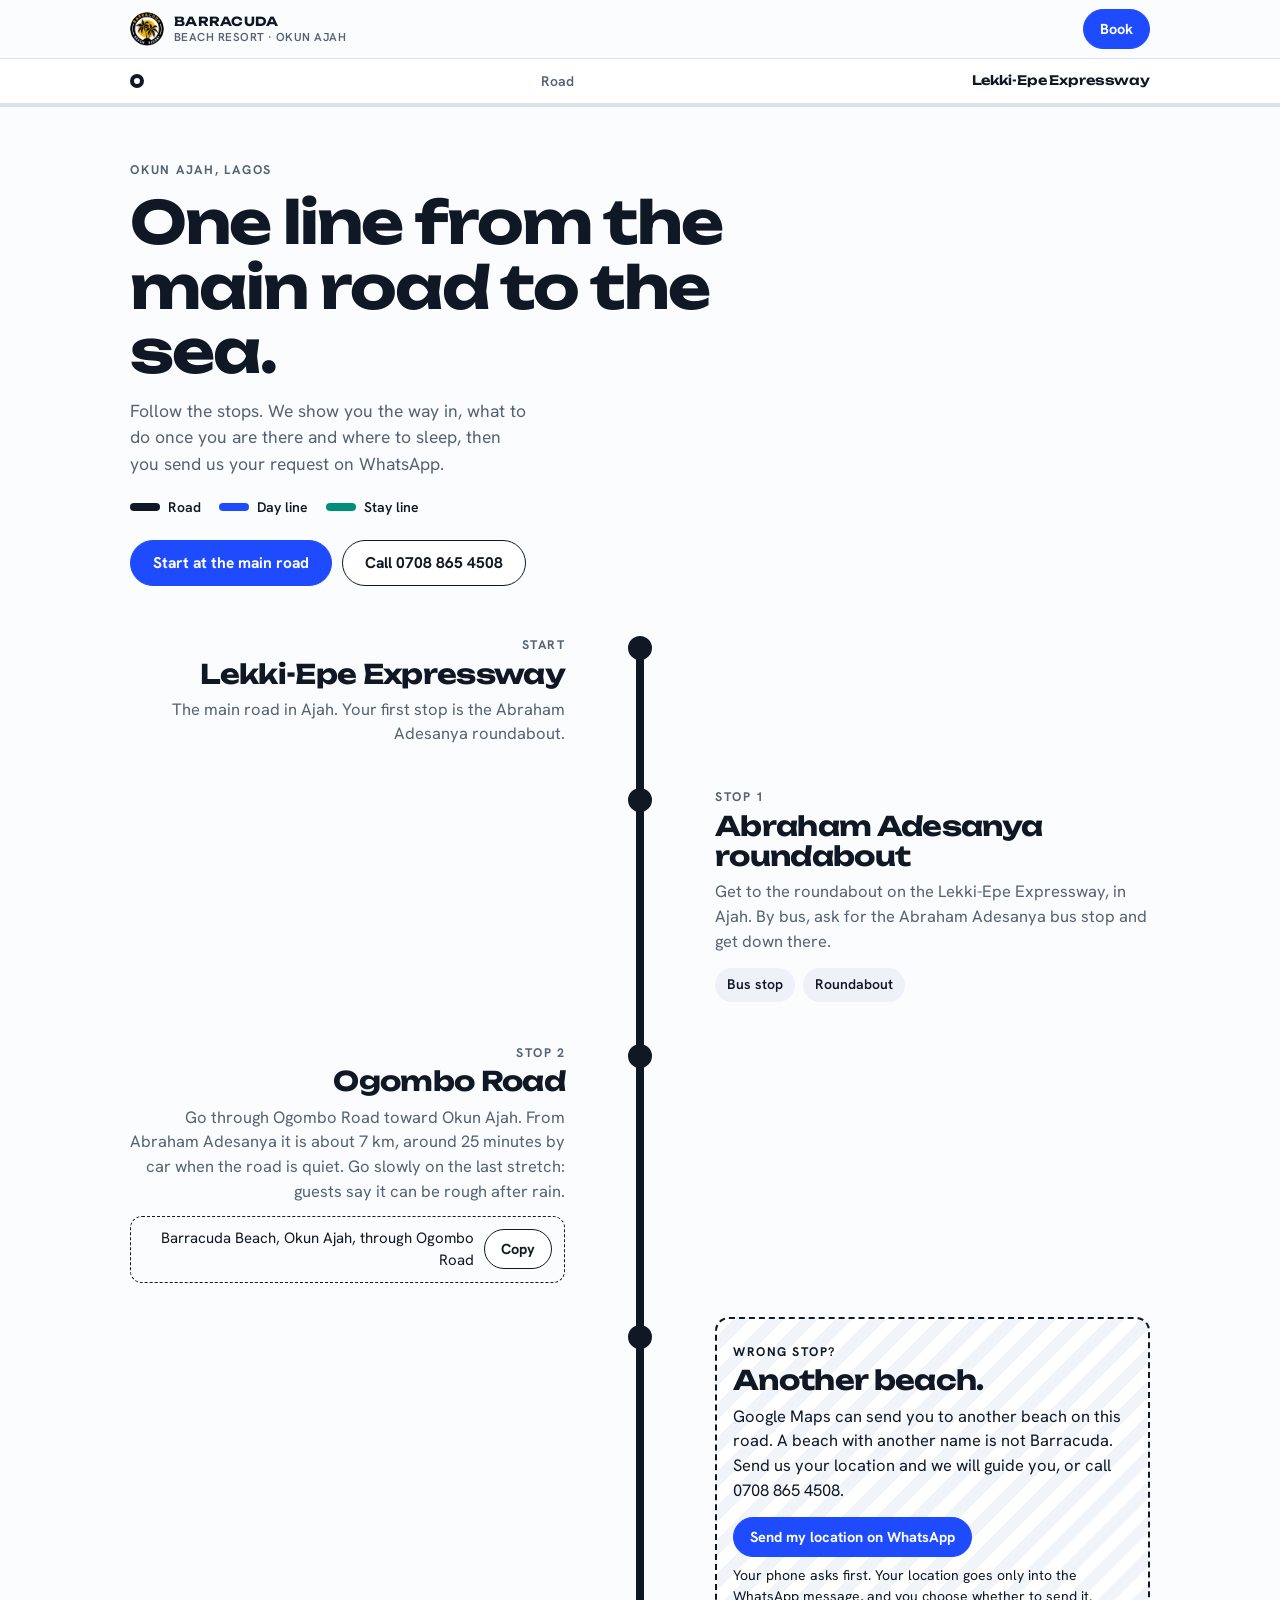
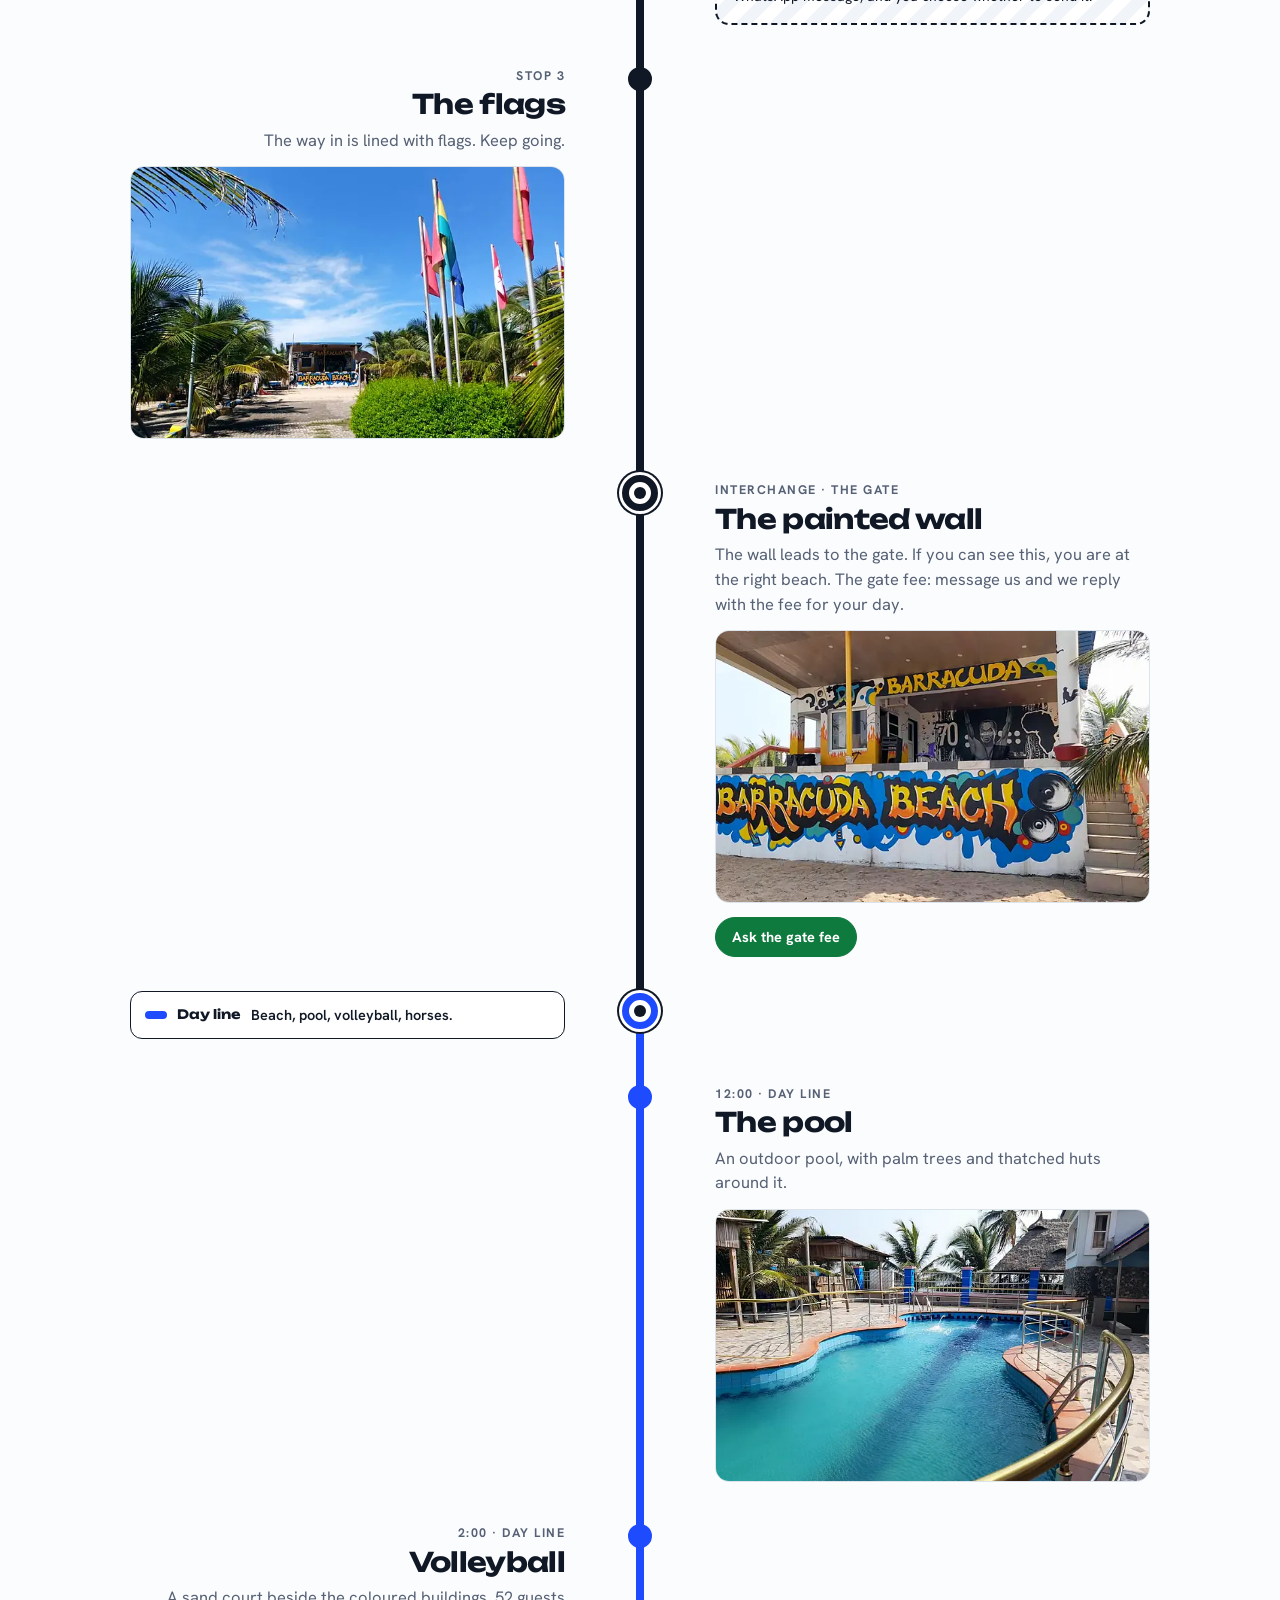
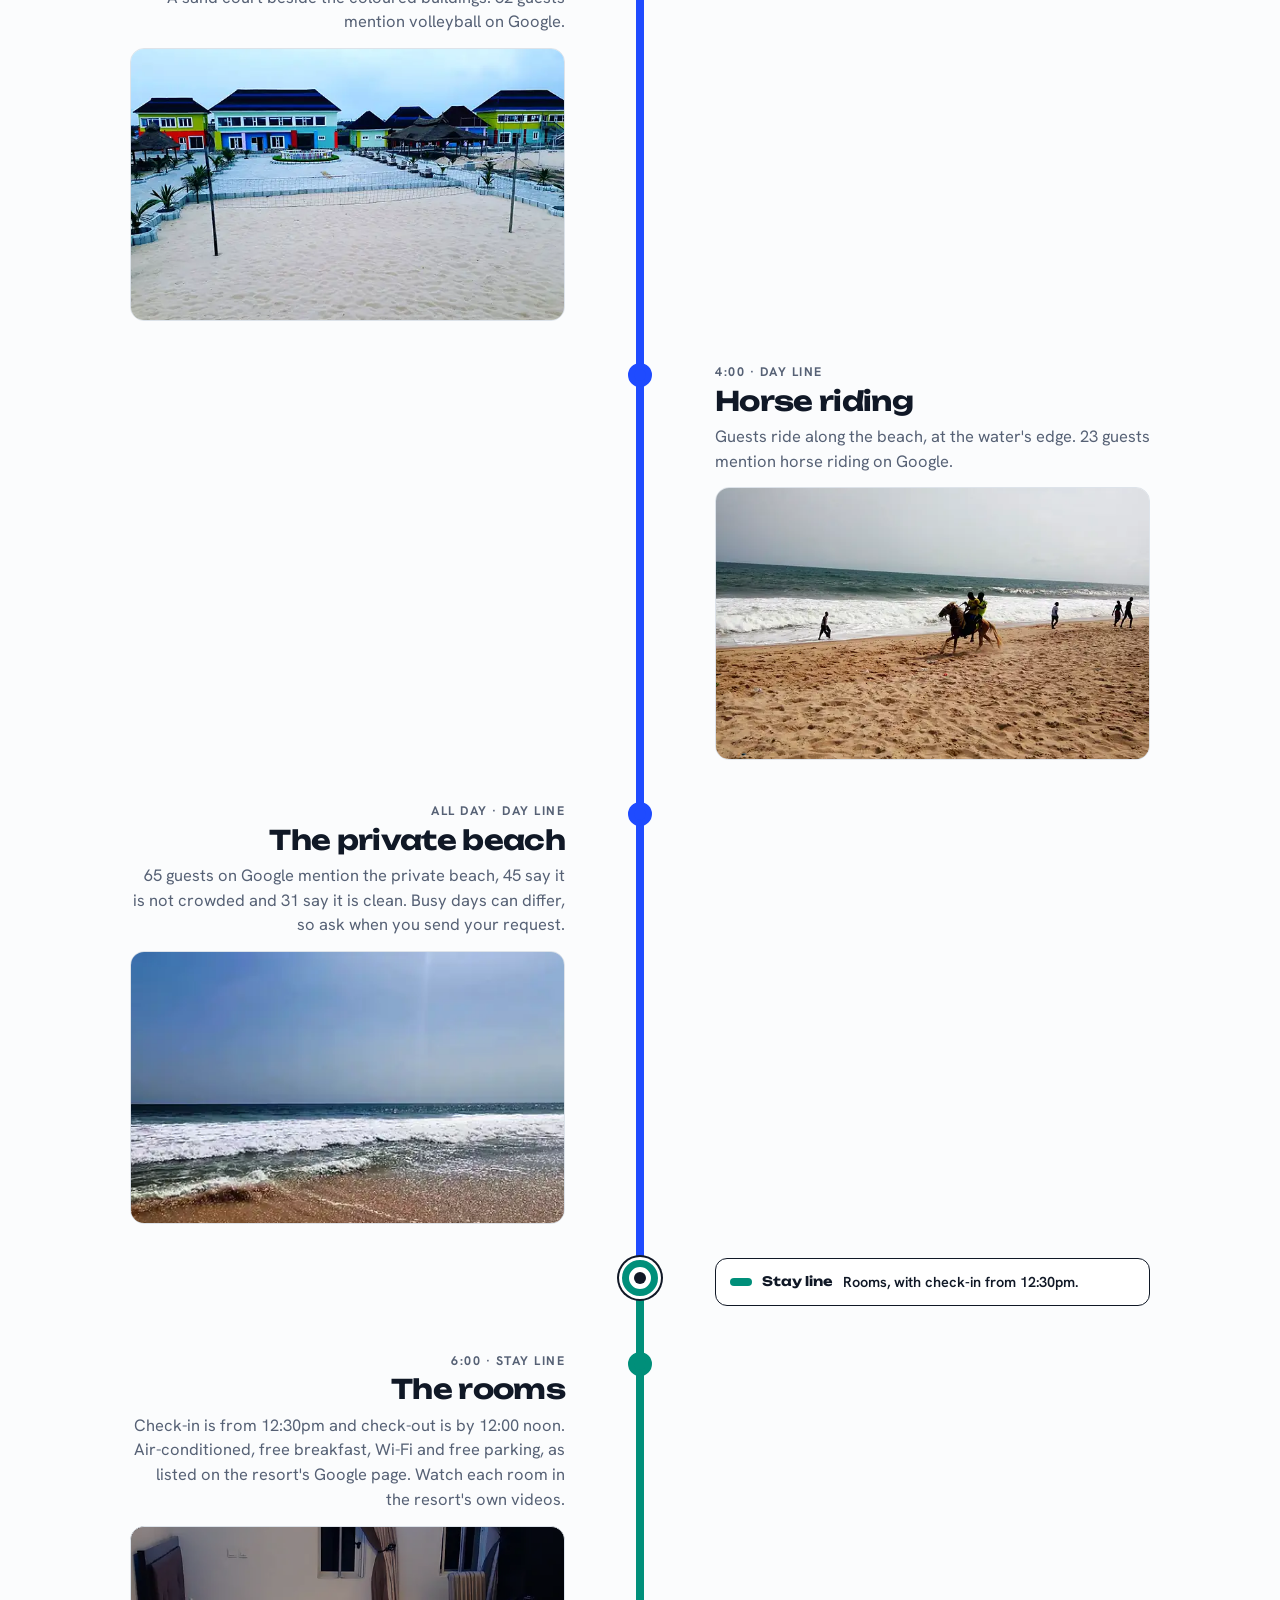
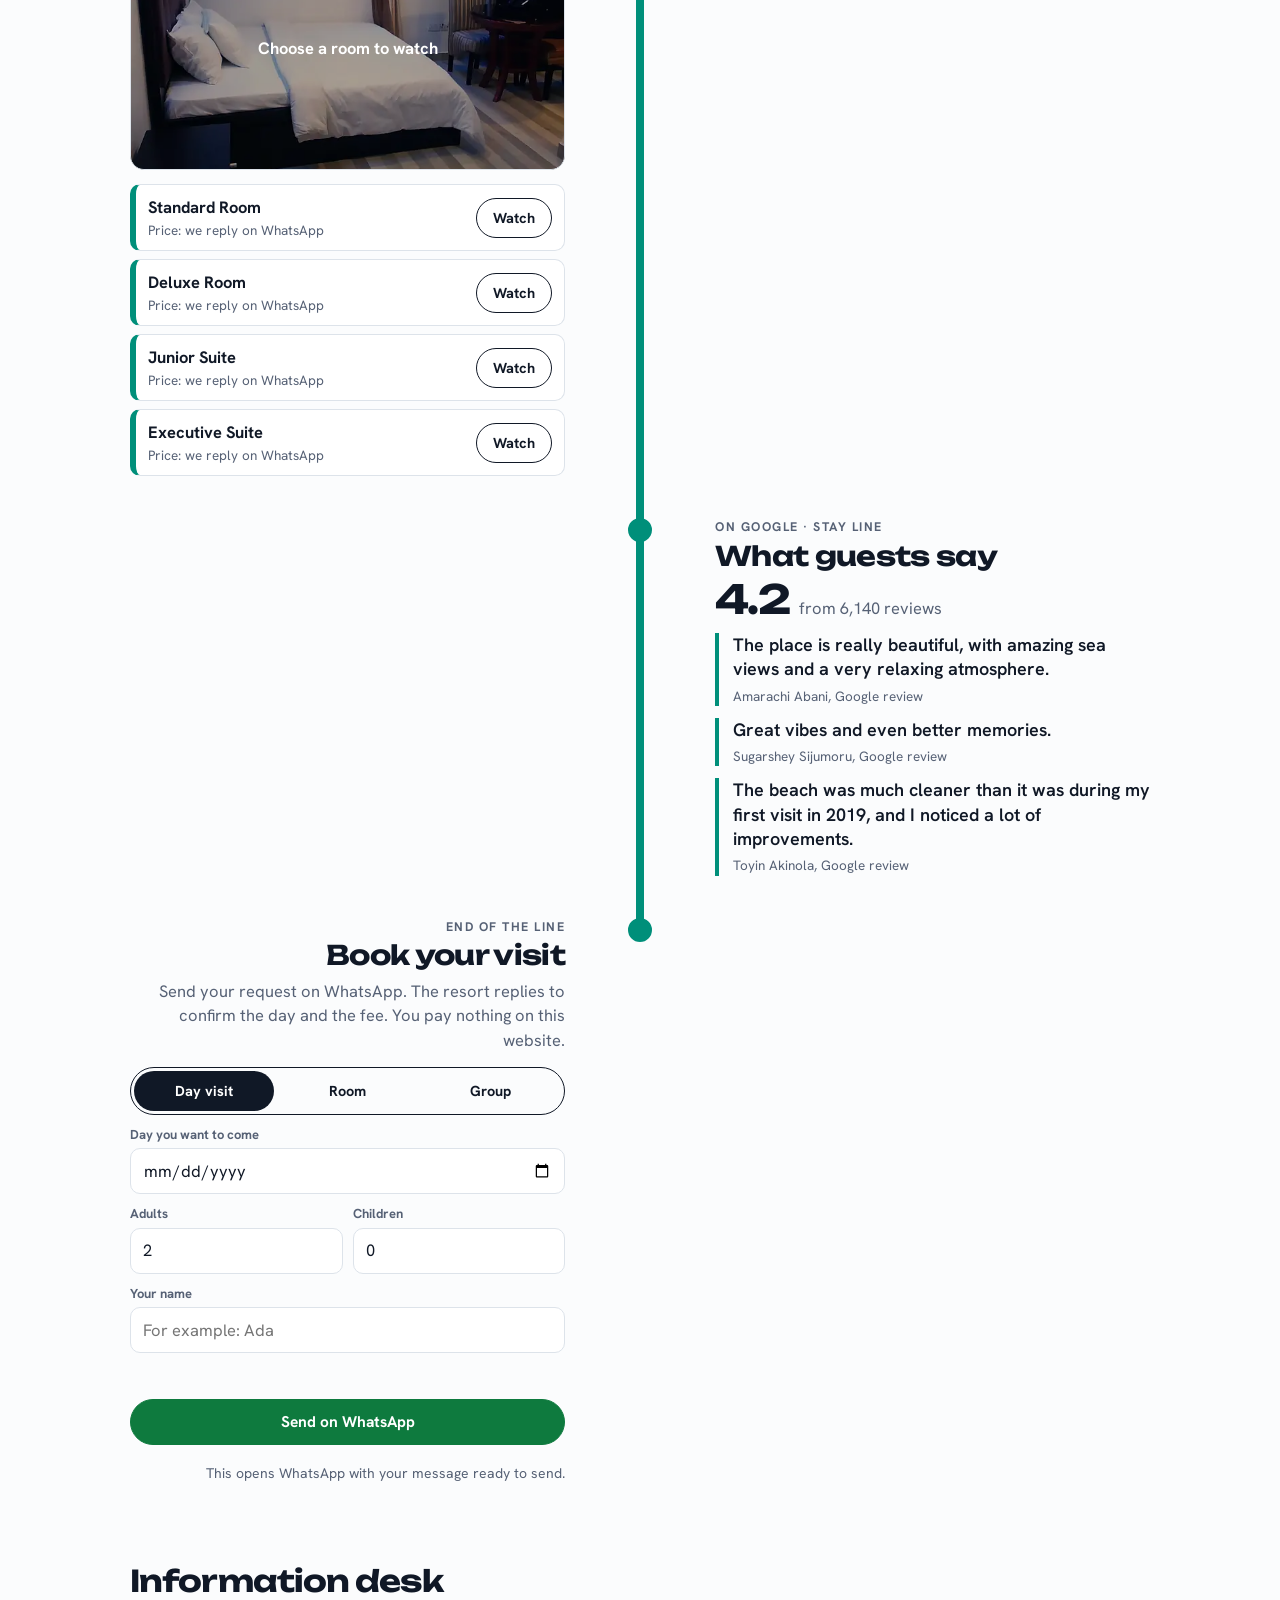
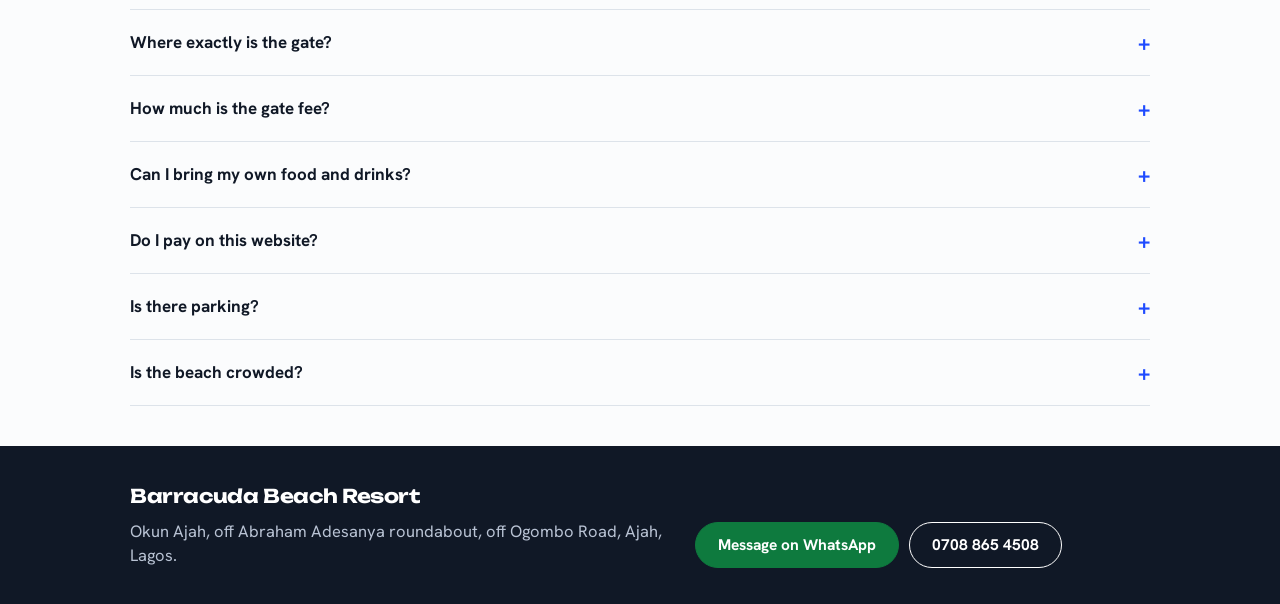
<file: concepts/line/index.html>
<!doctype html>
<html lang="en">
<head>
<meta charset="utf-8">
<meta name="viewport" content="width=device-width,initial-scale=1,viewport-fit=cover">
<meta name="robots" content="noindex,nofollow">
<meta name="theme-color" content="#fbfcfd">
<title>Barracuda Beach: the line | design concept 4</title>
<meta name="description" content="Design concept 4 for Barracuda Beach Resort, Okun Ajah, Lagos: the route, the day and the rooms drawn as one transit line.">
<link rel="icon" href="../_shared/logo-barracuda-88.webp" type="image/webp">
<link rel="preload" href="../_shared/fonts/unbounded.woff2" as="font" type="font/woff2" crossorigin>
<link rel="preload" href="../_shared/fonts/hanken-grotesk.woff2" as="font" type="font/woff2" crossorigin>
<script>document.documentElement.classList.add('js');try{var s=sessionStorage;if(/[?&]intro=1/.test(location.search)||!s.seen&&!location.hash)document.documentElement.classList.add('intro');s.seen=1}catch(e){}</script>
<link rel="stylesheet" href="../_shared/intro.css?v=202611010248">
<style>
@font-face{font-family:Unbounded;src:url(../_shared/fonts/unbounded.woff2) format("woff2");font-weight:200 900;font-display:swap}
@font-face{font-family:"Hanken Grotesk";src:url(../_shared/fonts/hanken-grotesk.woff2) format("woff2");font-weight:100 900;font-display:swap}
:root{--bg:#fbfcfd;--ink:#101826;--mut:#566175;--hair:#dde3ea;--road:#101826;--day:#1f4bff;--stay:#008f7a;--card:#fff;--r:14px;--pad:clamp(16px,4.6vw,40px);--spine:30px;--intro-bg:#fbfcfd;--intro-rgb:16,24,38;--intro-ring:#1f4bff}
*{box-sizing:border-box;margin:0}
html{background:var(--bg);color:var(--ink);-webkit-text-size-adjust:100%;scroll-behavior:auto}
body{font:400 16.5px/1.5 "Hanken Grotesk",system-ui,sans-serif;overflow-x:hidden}
img{display:block;max-width:100%;height:auto}
button,input{font:inherit;color:inherit}
a{color:inherit}
:focus-visible{outline:2px solid var(--day);outline-offset:3px}
.sign{font-family:Unbounded,"Hanken Grotesk",sans-serif;letter-spacing:-.01em}
.btn{display:inline-flex;align-items:center;justify-content:center;gap:8px;min-height:46px;padding:0 22px;border-radius:999px;border:1.5px solid var(--ink);background:#fff;font-weight:700;font-size:15.5px;text-decoration:none;cursor:pointer;transition:background .15s}
.btn:hover{background:#eef2f8}
.btn.day{background:var(--day);border-color:var(--day);color:#fff}
.btn.day:hover{background:#3a60ff}
.btn.wa{background:#0e7a3e;border-color:#0e7a3e;color:#fff}
.btn.sm{min-height:40px;padding:0 16px;font-size:14.5px}

/* header and where-you-are bar */
.top{position:sticky;top:0;z-index:30;background:rgba(251,252,253,.94);backdrop-filter:blur(8px)}
.top .row{max-width:1100px;margin:0 auto;padding:0 var(--pad);height:58px;display:flex;align-items:center;justify-content:space-between}
.brand{display:flex;align-items:center;gap:10px;text-decoration:none}
.brand img{width:34px;height:34px;border-radius:50%}
.brand b{font-size:12.5px;font-weight:700;letter-spacing:.02em;line-height:1.15}
.brand small{display:block;font-family:"Hanken Grotesk";font-weight:600;font-size:11.5px;color:var(--mut);letter-spacing:.04em;text-transform:uppercase}
.now{border-top:1px solid var(--hair);border-bottom:1px solid var(--hair);background:#fff}
.now .row{max-width:1100px;margin:0 auto;padding:0 var(--pad);height:44px;display:flex;align-items:center;gap:12px;font-size:14px;font-weight:600}
.pip{width:14px;height:14px;border-radius:50%;border:4px solid var(--c,var(--road));background:#fff;flex:none;transition:border-color .3s}
.now .lname{color:var(--mut);font-weight:600}
.now .sname{font-family:Unbounded,sans-serif;font-size:13px;font-weight:600;letter-spacing:-.01em;white-space:nowrap;overflow:hidden;text-overflow:ellipsis}
.prog{height:3px;background:var(--hair)}
.prog i{display:block;height:100%;width:100%;background:var(--c,var(--road));transform-origin:left;transform:scaleX(var(--f,0));transition:background .3s}

/* hero */
.hero{max-width:1100px;margin:0 auto;padding:30px var(--pad) 8px}
.hero .lab{font-size:12.5px;font-weight:700;letter-spacing:.14em;text-transform:uppercase;color:var(--mut)}
h1{font-family:Unbounded,sans-serif;font-size:clamp(28px,7.6vw,36px);line-height:1.1;letter-spacing:-.035em;font-weight:700;margin-top:10px;max-width:15ch}
.hero p.lead{margin-top:14px;font-size:17.5px;color:var(--mut);max-width:40ch}
.legend{display:flex;flex-wrap:wrap;gap:8px 18px;margin-top:20px;font-size:14px;font-weight:600}
.legend span{display:inline-flex;align-items:center;gap:8px}
.legend i{width:30px;height:8px;border-radius:4px;background:var(--c)}
.hero .acts{display:flex;flex-wrap:wrap;gap:10px;margin-top:22px}

/* the line */
.line{position:relative;max-width:1100px;margin:34px auto 0;padding:0 var(--pad) 40px}
.stn{position:relative;padding-left:calc(var(--spine) + 16px);--c:var(--road)}
.stn.day{--c:var(--day)}.stn.stay{--c:var(--stay)}
.stn::before{content:"";position:absolute;left:calc(var(--spine) / 2 - 4px);top:20px;bottom:-20px;width:8px;border-radius:4px;background:var(--c);transform-origin:top}
.stn:last-child::before{display:none}
.stn .dot{position:absolute;left:calc(var(--spine) / 2 - 12px);top:8px;width:24px;height:24px;border-radius:50%;background:#fff;border:6px solid var(--c);z-index:2;transition:background .4s .15s}
.js .stn::before{transform:scaleY(0);transition:transform .9s cubic-bezier(.3,.6,.2,1)}
.js .stn.in::before{transform:scaleY(1)}
.js .stn .card{opacity:0;transform:translateY(14px);transition:opacity .6s ease .1s,transform .6s ease .1s}
.js .stn.in .card{opacity:1;transform:none}
.stn.in .dot{background:var(--c)}
.stn.hub .dot{width:36px;height:36px;left:calc(var(--spine) / 2 - 18px);top:2px;border-width:7px;background:#fff!important;box-shadow:0 0 0 3px #fff,0 0 0 5px var(--ink)}
.stn.hub::after{content:"";position:absolute;left:calc(var(--spine) / 2 - 6px);top:14px;width:12px;height:12px;border-radius:50%;background:var(--ink);z-index:3}
.card{margin-bottom:34px}
.stop{font-size:12.5px;font-weight:700;letter-spacing:.12em;text-transform:uppercase;color:var(--c)}
h2.sign{font-size:clamp(21px,5.6vw,27px);line-height:1.12;font-weight:700;margin-top:4px;letter-spacing:-.025em}
.card p{margin-top:8px;color:var(--mut);max-width:52ch}
.card .ph{margin-top:14px;border-radius:var(--r);overflow:hidden;border:1px solid var(--hair);background:#e8edf3}
.card .ph img{width:100%;aspect-ratio:16/10;object-fit:cover}
.chips{display:flex;flex-wrap:wrap;gap:8px;margin-top:14px}
.chip{display:inline-flex;align-items:center;min-height:34px;padding:0 12px;border-radius:999px;background:#eef2f8;font-size:14px;font-weight:600}
.say{display:flex;align-items:center;flex-wrap:wrap;gap:10px;margin-top:12px;padding:10px 12px;border:1.5px dashed var(--ink);border-radius:12px;font-size:15px}
.say q{quotes:none;flex:1 1 200px;color:var(--ink)}
.wrong{border:2px dashed var(--ink);border-radius:var(--r);padding:16px;background:repeating-linear-gradient(135deg,#fff 0 12px,#f1f4f9 12px 24px)}
.wrong .stop{color:var(--ink)}
.wrong p{color:var(--ink)}
.acts{display:flex;flex-wrap:wrap;gap:10px;margin-top:14px}
.fork{margin:0 0 4px;padding:12px 14px;border-radius:12px;background:#fff;border:1.5px solid var(--ink);font-size:14.5px;font-weight:600;display:flex;gap:10px;align-items:center;flex-wrap:wrap}
.fork b{font-family:Unbounded,sans-serif;font-size:13px}
.fork i{display:inline-block;width:22px;height:8px;border-radius:4px;background:var(--c)}
.platforms{display:grid;gap:8px;margin-top:14px}
.plat{display:flex;align-items:center;justify-content:space-between;gap:10px;padding:10px 12px;border:1px solid var(--hair);border-left:6px solid var(--stay);border-radius:10px;background:#fff}
.plat b{font-size:16.5px}
.plat span{display:block;font-size:13.5px;color:var(--mut)}
.player{position:relative;aspect-ratio:16/9;margin-top:14px;border-radius:var(--r);overflow:hidden;background:#000;border:1px solid var(--hair)}
.player img{width:100%;height:100%;object-fit:cover;opacity:.7}
.player .hint{position:absolute;inset:0;display:grid;place-items:center;color:#fff;font-weight:700;text-align:center;padding:10px}
.player iframe{position:absolute;inset:0;width:100%;height:100%;border:0}
.quote{margin-top:12px;padding-left:14px;border-left:4px solid var(--stay)}
.quote blockquote{font-size:18px;line-height:1.35;font-weight:600;color:var(--ink)}
.quote cite{display:block;font-style:normal;font-size:13.5px;color:var(--mut);margin-top:4px}
.score{display:flex;align-items:baseline;gap:10px;margin-top:8px}
.score b{font-family:Unbounded,sans-serif;font-size:40px;line-height:1;letter-spacing:-.04em}
.score span{color:var(--mut)}
form{display:grid;gap:10px;margin-top:14px;max-width:460px}
.seg{display:flex;border:1.5px solid var(--ink);border-radius:999px;padding:3px;gap:3px}
.seg label{flex:1;text-align:center}
.seg input{position:absolute;opacity:0;pointer-events:none}
.seg span{display:block;padding:9px 4px;border-radius:999px;font-weight:700;font-size:14.5px;cursor:pointer}
.seg input:checked+span{background:var(--ink);color:#fff}
.seg input:focus-visible+span{outline:2px solid var(--day);outline-offset:2px}
.g2{display:grid;grid-template-columns:1fr 1fr;gap:10px}
.f{display:grid;gap:4px}
.f label{font-size:13px;font-weight:700;color:var(--mut)}
.f input{min-height:46px;padding:0 12px;border-radius:10px;border:1.5px solid var(--hair);background:#fff;width:100%}
.f input:focus-visible{border-color:var(--day);outline:0;box-shadow:0 0 0 3px rgba(31,75,255,.2)}
.f.full{grid-column:1/-1}
.only-room,.only-event{display:none}
form[data-kind=room] .only-room,form[data-kind=event] .only-event{display:grid}
.err{min-height:18px;color:#b3261e;font-size:14px}
.fine{font-size:14px;color:var(--mut)}
.faq{max-width:1100px;margin:0 auto;padding:0 var(--pad) 40px}
.faq h2{font-family:Unbounded,sans-serif;font-size:clamp(22px,5.6vw,30px);letter-spacing:-.03em;margin-bottom:6px}
.faq details{border-top:1px solid var(--hair)}
.faq details:last-child{border-bottom:1px solid var(--hair)}
.faq summary{list-style:none;cursor:pointer;display:flex;justify-content:space-between;gap:16px;align-items:center;padding:16px 0;font-weight:700;font-size:17px;min-height:56px}
.faq summary::-webkit-details-marker{display:none}
.faq summary::after{content:"+";font-size:22px;flex:none;color:var(--day)}
.faq details[open] summary::after{content:"\2212"}
.faq p{padding:0 0 16px;color:var(--mut);max-width:60ch}
footer{background:var(--ink);color:#fff;padding:36px 0 calc(36px + env(safe-area-inset-bottom))}
footer .row{max-width:1100px;margin:0 auto;padding:0 var(--pad);display:grid;gap:18px}
footer b{font-family:Unbounded,sans-serif;font-size:19px;letter-spacing:-.02em}
footer p{color:#b9c3d4}
footer .acts{margin-top:0}
footer .btn{background:transparent;color:#fff;border-color:#fff}
footer .btn.wa{background:#0e7a3e;border-color:#0e7a3e}

@media (min-width:900px){
  :root{--spine:90px}
  .hero{padding-top:54px}
  h1{font-size:clamp(44px,4.6vw,64px);max-width:13ch}
  .stn{display:grid;grid-template-columns:1fr var(--spine) 1fr;padding-left:0;column-gap:0}
  .stn::before{left:calc(50% - 4px)}
  .stn .dot{left:calc(50% - 12px)}
  .stn.hub .dot{left:calc(50% - 18px)}
  .stn.hub::after{left:calc(50% - 6px)}
  .stn .card{grid-column:1;padding-right:30px;text-align:right}
  .stn.r .card{grid-column:3;padding-right:0;padding-left:30px;text-align:left}
  .stn .card p,.stn .card .acts,.stn .card .chips,.stn .card .say{margin-left:auto}
  .stn.r .card p,.stn.r .card .acts,.stn.r .card .chips,.stn.r .card .say{margin-left:0}
  .stn .card .acts,.stn .card .chips{justify-content:flex-end}
  .stn.r .card .acts,.stn.r .card .chips{justify-content:flex-start}
  .stn .card form,.stn .card .platforms,.stn .card .quote,.stn .card .player{text-align:left}
  .stn .card .quote{border-left:0;border-right:4px solid var(--stay);padding:0 14px 0 0;text-align:right}
  .stn.r .card .quote{border-right:0;border-left:4px solid var(--stay);padding:0 0 0 14px;text-align:left}
  .stn .card .score{justify-content:flex-end}
  .stn.r .card .score{justify-content:flex-start}
  .stn .card .platforms,.stn .card form,.stn .card .player{margin-left:auto}
  .stn.r .card .platforms,.stn.r .card form,.stn.r .card .player{margin-left:0}
  .stn .card .player{max-width:520px}
  .faq,.hero{padding-left:var(--pad)}
  footer .row{grid-template-columns:1.2fr 1fr;align-items:end}
}
@media (prefers-reduced-motion:reduce){.js .stn::before,.js .stn.in::before{transition:none;transform:scaleY(1)}.js .stn .card,.js .stn.in .card{opacity:1;transform:none;transition:none}}
@media (forced-colors:active){.stn::before{background:CanvasText}.stn .dot{border-color:CanvasText}}
</style>
</head>
<body>
<div id="intro"><button type="button" class="iskip">Skip</button><div class="ib" aria-hidden="true"><img class="il" src="../_shared/logo-barracuda-640.webp" width="640" height="640" alt=""></div></div>
<script>(function(){var d=document,h=d.documentElement,o=d.getElementById("intro");function end(){if(!h.classList.contains("intro"))return;h.classList.remove("intro");var f=o.contains(d.activeElement);o.remove();if(f){var t=d.querySelector("h1");if(t){t.tabIndex=-1;t.focus({preventScroll:true})}}window.dispatchEvent(new Event("introdone"))}if(!h.classList.contains("intro")){o.remove();return}if(getComputedStyle(o).animationName==="none"){end();return}o.addEventListener("animationend",function(e){if(e.target===o)end()});o.addEventListener("click",end);d.addEventListener("keydown",end);setTimeout(end,4500)})()</script>

<header class="top">
  <div class="row">
    <a class="brand" href="./"><img src="../_shared/logo-barracuda-88.webp" width="34" height="34" alt=""><b class="sign">BARRACUDA<small>Beach Resort · Okun Ajah</small></b></a>
    <button type="button" class="btn day sm" data-scroll="#book">Book</button>
  </div>
  <div class="now"><div class="row"><span class="pip" id="pip"></span><span class="lname" id="lname">Road</span><span class="sname" id="sname">Lekki-Epe Expressway</span></div></div>
  <div class="prog" id="prog"><i></i></div>
</header>

<main>
<section class="hero">
  <p class="lab">Okun Ajah, Lagos</p>
  <h1>One line from the main road to the sea.</h1>
  <p class="lead">Follow the stops. We show you the way in, what to do once you are there and where to sleep, then you send us your request on WhatsApp.</p>
  <div class="legend" aria-label="The three lines"><span style="--c:var(--road)"><i></i>Road</span><span style="--c:var(--day)"><i></i>Day line</span><span style="--c:var(--stay)"><i></i>Stay line</span></div>
  <div class="acts"><button type="button" class="btn day" data-scroll="#first">Start at the main road</button><a class="btn" href="tel:07088654508">Call 0708 865 4508</a></div>
</section>

<div class="line" id="line">

  <article class="stn" id="first" data-line="Road" data-name="Lekki-Epe Expressway">
    <span class="dot" aria-hidden="true"></span>
    <div class="card"><p class="stop">Start</p><h2 class="sign">Lekki-Epe Expressway</h2><p>The main road in Ajah. Your first stop is the Abraham Adesanya roundabout.</p></div>
  </article>

  <article class="stn r" data-line="Road" data-name="Abraham Adesanya roundabout">
    <span class="dot" aria-hidden="true"></span>
    <div class="card"><p class="stop">Stop 1</p><h2 class="sign">Abraham Adesanya roundabout</h2><p>Get to the roundabout on the Lekki-Epe Expressway, in Ajah. By bus, ask for the Abraham Adesanya bus stop and get down there.</p><div class="chips"><span class="chip">Bus stop</span><span class="chip">Roundabout</span></div></div>
  </article>

  <article class="stn" data-line="Road" data-name="Ogombo Road">
    <span class="dot" aria-hidden="true"></span>
    <div class="card"><p class="stop">Stop 2</p><h2 class="sign">Ogombo Road</h2><p>Go through Ogombo Road toward Okun Ajah. From Abraham Adesanya it is about 7 km, around 25 minutes by car when the road is quiet. Go slowly on the last stretch: guests say it can be rough after rain.</p>
      <div class="say"><q>Barracuda Beach, Okun Ajah, through Ogombo Road</q><button type="button" class="btn sm" data-copy="Barracuda Beach, Okun Ajah, through Ogombo Road">Copy</button></div></div>
  </article>

  <article class="stn r" data-line="Road" data-name="Not this stop">
    <span class="dot" aria-hidden="true"></span>
    <div class="card"><div class="wrong"><p class="stop">Wrong stop?</p><h2 class="sign">Another beach.</h2><p>Google Maps can send you to another beach on this road. A beach with another name is not Barracuda. Send us your location and we will guide you, or call 0708 865 4508.</p>
      <div class="acts"><button type="button" class="btn day sm" data-loc>Send my location on WhatsApp</button></div><p class="fine" data-loc-note style="margin-top:8px">Your phone asks first. Your location goes only into the WhatsApp message, and you choose whether to send it.</p></div></div>
  </article>

  <article class="stn" data-line="Road" data-name="The flags">
    <span class="dot" aria-hidden="true"></span>
    <div class="card"><p class="stop">Stop 3</p><h2 class="sign">The flags</h2><p>The way in is lined with flags. Keep going.</p><div class="ph"><img src="../_shared/img/flags-1000.webp" srcset="../_shared/img/flags-640.webp 640w, ../_shared/img/flags-1000.webp 1000w, ../_shared/img/flags-1080.webp 1080w" sizes="(min-width:900px) 40vw, 92vw" width="1080" height="809" alt="The path to the resort, lined with flags and palm trees" loading="lazy" decoding="async"></div></div>
  </article>

  <article class="stn hub r" data-line="Road" data-name="The painted wall: the gate">
    <span class="dot" aria-hidden="true"></span>
    <div class="card"><p class="stop">Interchange · the gate</p><h2 class="sign">The painted wall</h2><p>The wall leads to the gate. If you can see this, you are at the right beach. The gate fee: message us and we reply with the fee for your day.</p><div class="ph"><img src="../_shared/img/sign-1000.webp" srcset="../_shared/img/sign-640.webp 640w, ../_shared/img/sign-1000.webp 1000w, ../_shared/img/sign-1400.webp 1400w" sizes="(min-width:900px) 40vw, 92vw" width="1400" height="788" alt="The painted BARRACUDA BEACH sign above the entrance" loading="lazy" decoding="async"></div>
      <div class="acts"><a class="btn wa sm" href="https://wa.me/2347088654508" data-wa="Hello Barracuda Beach Resort. I am at the gate. Please tell me the gate fee for today. Thank you.">Ask the gate fee</a></div></div>
  </article>

  <article class="stn day hub" data-line="Day line" data-name="Change here: the Day line">
    <span class="dot" aria-hidden="true"></span>
    <div class="card"><div class="fork"><i style="--c:var(--day)"></i><b>Day line</b> Beach, pool, volleyball, horses.</div></div>
  </article>

  <article class="stn day r" data-line="Day line" data-name="The pool">
    <span class="dot" aria-hidden="true"></span>
    <div class="card"><p class="stop">12:00 · Day line</p><h2 class="sign">The pool</h2><p>An outdoor pool, with palm trees and thatched huts around it.</p><div class="ph"><img src="../_shared/img/pool-1000.webp" srcset="../_shared/img/pool-640.webp 640w, ../_shared/img/pool-1000.webp 1000w, ../_shared/img/pool-1400.webp 1400w" sizes="(min-width:900px) 40vw, 92vw" width="1400" height="1050" alt="The outdoor pool with a gold rail, palm trees and thatched huts" loading="lazy" decoding="async"></div></div>
  </article>

  <article class="stn day" data-line="Day line" data-name="Volleyball">
    <span class="dot" aria-hidden="true"></span>
    <div class="card"><p class="stop">2:00 · Day line</p><h2 class="sign">Volleyball</h2><p>A sand court beside the coloured buildings. 52 guests mention volleyball on Google.</p><div class="ph"><img src="../_shared/img/courts-1000.webp" srcset="../_shared/img/courts-640.webp 640w, ../_shared/img/courts-1000.webp 1000w, ../_shared/img/courts-1032.webp 1032w" sizes="(min-width:900px) 40vw, 92vw" width="1032" height="774" alt="A sand volleyball court beside the coloured resort buildings" loading="lazy" decoding="async"></div></div>
  </article>

  <article class="stn day r" data-line="Day line" data-name="Horse riding">
    <span class="dot" aria-hidden="true"></span>
    <div class="card"><p class="stop">4:00 · Day line</p><h2 class="sign">Horse riding</h2><p>Guests ride along the beach, at the water's edge. 23 guests mention horse riding on Google.</p><div class="ph"><img src="../_shared/img/horse-1000.webp" srcset="../_shared/img/horse-640.webp 640w, ../_shared/img/horse-1000.webp 1000w, ../_shared/img/horse-1400.webp 1400w" sizes="(min-width:900px) 40vw, 92vw" width="1400" height="1050" alt="A horse and riders at the water's edge on the beach" loading="lazy" decoding="async"></div></div>
  </article>

  <article class="stn day" data-line="Day line" data-name="The beach">
    <span class="dot" aria-hidden="true"></span>
    <div class="card"><p class="stop">All day · Day line</p><h2 class="sign">The private beach</h2><p>65 guests on Google mention the private beach, 45 say it is not crowded and 31 say it is clean. Busy days can differ, so ask when you send your request.</p><div class="ph"><img src="../_shared/img/sea-1000.webp" srcset="../_shared/img/sea-640.webp 640w, ../_shared/img/sea-1000.webp 1000w, ../_shared/img/sea-1400.webp 1400w" sizes="(min-width:900px) 40vw, 92vw" width="1400" height="647" alt="Waves rolling onto the beach under a pale sky" loading="lazy" decoding="async"></div></div>
  </article>

  <article class="stn stay hub r" data-line="Stay line" data-name="Change here: the Stay line">
    <span class="dot" aria-hidden="true"></span>
    <div class="card"><div class="fork"><i style="--c:var(--stay)"></i><b>Stay line</b> Rooms, with check-in from 12:30pm.</div></div>
  </article>

  <article class="stn stay" data-line="Stay line" data-name="The rooms">
    <span class="dot" aria-hidden="true"></span>
    <div class="card"><p class="stop">6:00 · Stay line</p><h2 class="sign">The rooms</h2><p>Check-in is from 12:30pm and check-out is by 12:00 noon. Air-conditioned, free breakfast, Wi-Fi and free parking, as listed on the resort's Google page. Watch each room in the resort's own videos.</p>
      <div class="player" id="player"><img src="../_shared/img/room-640.webp" width="1400" height="1867" alt="" loading="lazy"><div class="hint">Choose a room to watch</div></div>
      <div class="platforms">
        <div class="plat"><div><b>Standard Room</b><span>Price: we reply on WhatsApp</span></div><button type="button" class="btn sm" data-yt="E9F9NCl_I74" data-title="Standard Room" data-target="#player">Watch</button></div>
        <div class="plat"><div><b>Deluxe Room</b><span>Price: we reply on WhatsApp</span></div><button type="button" class="btn sm" data-yt="k3T0BG5xiOs" data-title="Deluxe Room" data-target="#player">Watch</button></div>
        <div class="plat"><div><b>Junior Suite</b><span>Price: we reply on WhatsApp</span></div><button type="button" class="btn sm" data-yt="BMicKhN9Nto" data-title="Junior Suite" data-target="#player">Watch</button></div>
        <div class="plat"><div><b>Executive Suite</b><span>Price: we reply on WhatsApp</span></div><button type="button" class="btn sm" data-yt="DG17_Bgub4o" data-title="Executive Suite" data-target="#player">Watch</button></div>
      </div></div>
  </article>

  <article class="stn stay r" data-line="Stay line" data-name="What guests say">
    <span class="dot" aria-hidden="true"></span>
    <div class="card"><p class="stop">On Google · Stay line</p><h2 class="sign">What guests say</h2><div class="score"><b>4.2</b><span>from 6,140 reviews</span></div>
      <div class="quote"><blockquote>The place is really beautiful, with amazing sea views and a very relaxing atmosphere.</blockquote><cite>Amarachi Abani, Google review</cite></div>
      <div class="quote"><blockquote>Great vibes and even better memories.</blockquote><cite>Sugarshey Sijumoru, Google review</cite></div>
      <div class="quote"><blockquote>The beach was much cleaner than it was during my first visit in 2019, and I noticed a lot of improvements.</blockquote><cite>Toyin Akinola, Google review</cite></div></div>
  </article>

  <article class="stn stay" id="book" data-line="Stay line" data-name="End of the line: book">
    <span class="dot" aria-hidden="true"></span>
    <div class="card"><p class="stop">End of the line</p><h2 class="sign">Book your visit</h2><p>Send your request on WhatsApp. The resort replies to confirm the day and the fee. You pay nothing on this website.</p>
      <form data-kind="day" novalidate>
        <div class="seg" role="radiogroup" aria-label="What are you booking?">
          <label><input type="radio" name="kind" value="day" checked><span>Day visit</span></label>
          <label><input type="radio" name="kind" value="room"><span>Room</span></label>
          <label><input type="radio" name="kind" value="event"><span>Group</span></label>
        </div>
        <div class="g2">
          <div class="f full"><label for="b-date">Day you want to come</label><input id="b-date" name="date" type="date"></div>
          <div class="f"><label for="b-ad">Adults</label><input id="b-ad" name="adults" type="number" min="1" max="200" value="2" inputmode="numeric"></div>
          <div class="f"><label for="b-ch">Children</label><input id="b-ch" name="children" type="number" min="0" max="200" value="0" inputmode="numeric"></div>
          <div class="f full only-room"><label for="b-nt">How many nights?</label><input id="b-nt" name="nights" type="number" min="1" max="30" value="1" inputmode="numeric"></div>
          <div class="f full only-event"><label for="b-note">What you have in mind</label><input id="b-note" name="note" type="text" placeholder="For example: a birthday for 20 people"></div>
          <div class="f full"><label for="b-nm">Your name</label><input id="b-nm" name="name" type="text" autocomplete="name" placeholder="For example: Ada"></div>
        </div>
        <p class="err" role="alert"></p>
        <button class="btn wa" type="submit">Send on WhatsApp</button>
        <p class="fine">This opens WhatsApp with your message ready to send.</p>
      </form></div>
  </article>
</div>

<section class="faq" aria-label="Information desk">
  <h2>Information desk</h2>
  <details><summary>Where exactly is the gate?</summary><p>Follow the stops above: the Abraham Adesanya roundabout, Ogombo Road, then the painted wall. If Google Maps stops you at a beach with another name, you are not at Barracuda. Send us your location and we will guide you.</p></details>
  <details><summary>How much is the gate fee?</summary><p>Message us on WhatsApp and we reply with the fee for your day.</p></details>
  <details><summary>Can I bring my own food and drinks?</summary><p>Ask us when you message, and we tell you the rule.</p></details>
  <details><summary>Do I pay on this website?</summary><p>No. You send a request, we reply on WhatsApp and confirm the day. How you pay is agreed with the resort.</p></details>
  <details><summary>Is there parking?</summary><p>Free parking is listed on the resort's Google page.</p></details>
  <details><summary>Is the beach crowded?</summary><p>45 guests on Google say it is not crowded. Busy days can differ, so ask when you send your request.</p></details>
</section>
</main>

<footer><div class="row">
  <div><b>Barracuda Beach Resort</b><p style="margin-top:8px">Okun Ajah, off Abraham Adesanya roundabout, off Ogombo Road, Ajah, Lagos.</p></div>
  <div class="acts"><a class="btn wa" href="https://wa.me/2347088654508" data-wa="Hello Barracuda Beach Resort. I have a question.">Message on WhatsApp</a><a class="btn" href="tel:07088654508">0708 865 4508</a></div>
</div></footer>

<script src="../_shared/core.js?v=202611010248"></script>
<script>
(function () {
  var stns = BB.qsa('.stn'), pip = BB.qs('#pip'), lname = BB.qs('#lname'), sname = BB.qs('#sname'), prog = BB.qs('#prog'), nowBar = BB.qs('.now');
  var colors = { 'Road': '#101826', 'Day line': '#1f4bff', 'Stay line': '#008f7a' };
  function bar() { var t = BB.qs('.top'); return t ? t.offsetHeight : 100; }
  var cur = -1;
  function pass() {
    var line = window.innerHeight * 0.42, best = 0;
    stns.forEach(function (s, i) { if (s.getBoundingClientRect().top < line + 40) best = i; });
    if (best !== cur) {
      cur = best; var s = stns[best], c = colors[s.dataset.line];
      lname.textContent = s.dataset.line; sname.textContent = s.dataset.name;
      nowBar.style.setProperty('--c', c); prog.style.setProperty('--c', c);
    }
    var L = BB.qs('#line'), r = L.getBoundingClientRect(), total = r.height - window.innerHeight * 0.5;
    var f = Math.max(0, Math.min(1, (window.innerHeight * 0.42 - r.top) / Math.max(1, total)));
    prog.firstElementChild.style.setProperty('--f', f.toFixed(3)); prog.style.setProperty('--f', f.toFixed(3));
  }
  var raf = false;
  window.addEventListener('scroll', function () { if (raf) return; raf = true; requestAnimationFrame(function () { raf = false; pass(); }); }, { passive: true });
  window.addEventListener('resize', pass);
  BB.reveal('.stn'); pass();
  document.documentElement.style.scrollPaddingTop = '110px';
  BB.qsa('[data-scroll]').forEach(function (b) { b.addEventListener('click', function () { var t = BB.qs(b.dataset.scroll); if (t) t.scrollIntoView({ block: 'start' }); }); });

  var form = BB.qs('form'), err = BB.qs('.err', form);
  BB.qsa('input[name=kind]', form).forEach(function (r) { r.addEventListener('change', function () { form.dataset.kind = r.value; err.textContent = ''; }); });
  form.addEventListener('submit', function (e) {
    e.preventDefault();
    var f = new FormData(form), o = {}; f.forEach(function (v, k) { o[k] = v; });
    if (!o.date) { err.textContent = 'Please pick the day you want to come.'; BB.qs('#b-date').focus(); return; }
    if (!(Number(o.adults) >= 1)) { err.textContent = 'Please say how many adults.'; return; }
    err.textContent = ''; BB.send(BB.msg(o.kind, o));
  });
})();
</script>
</body>
</html>
</file>
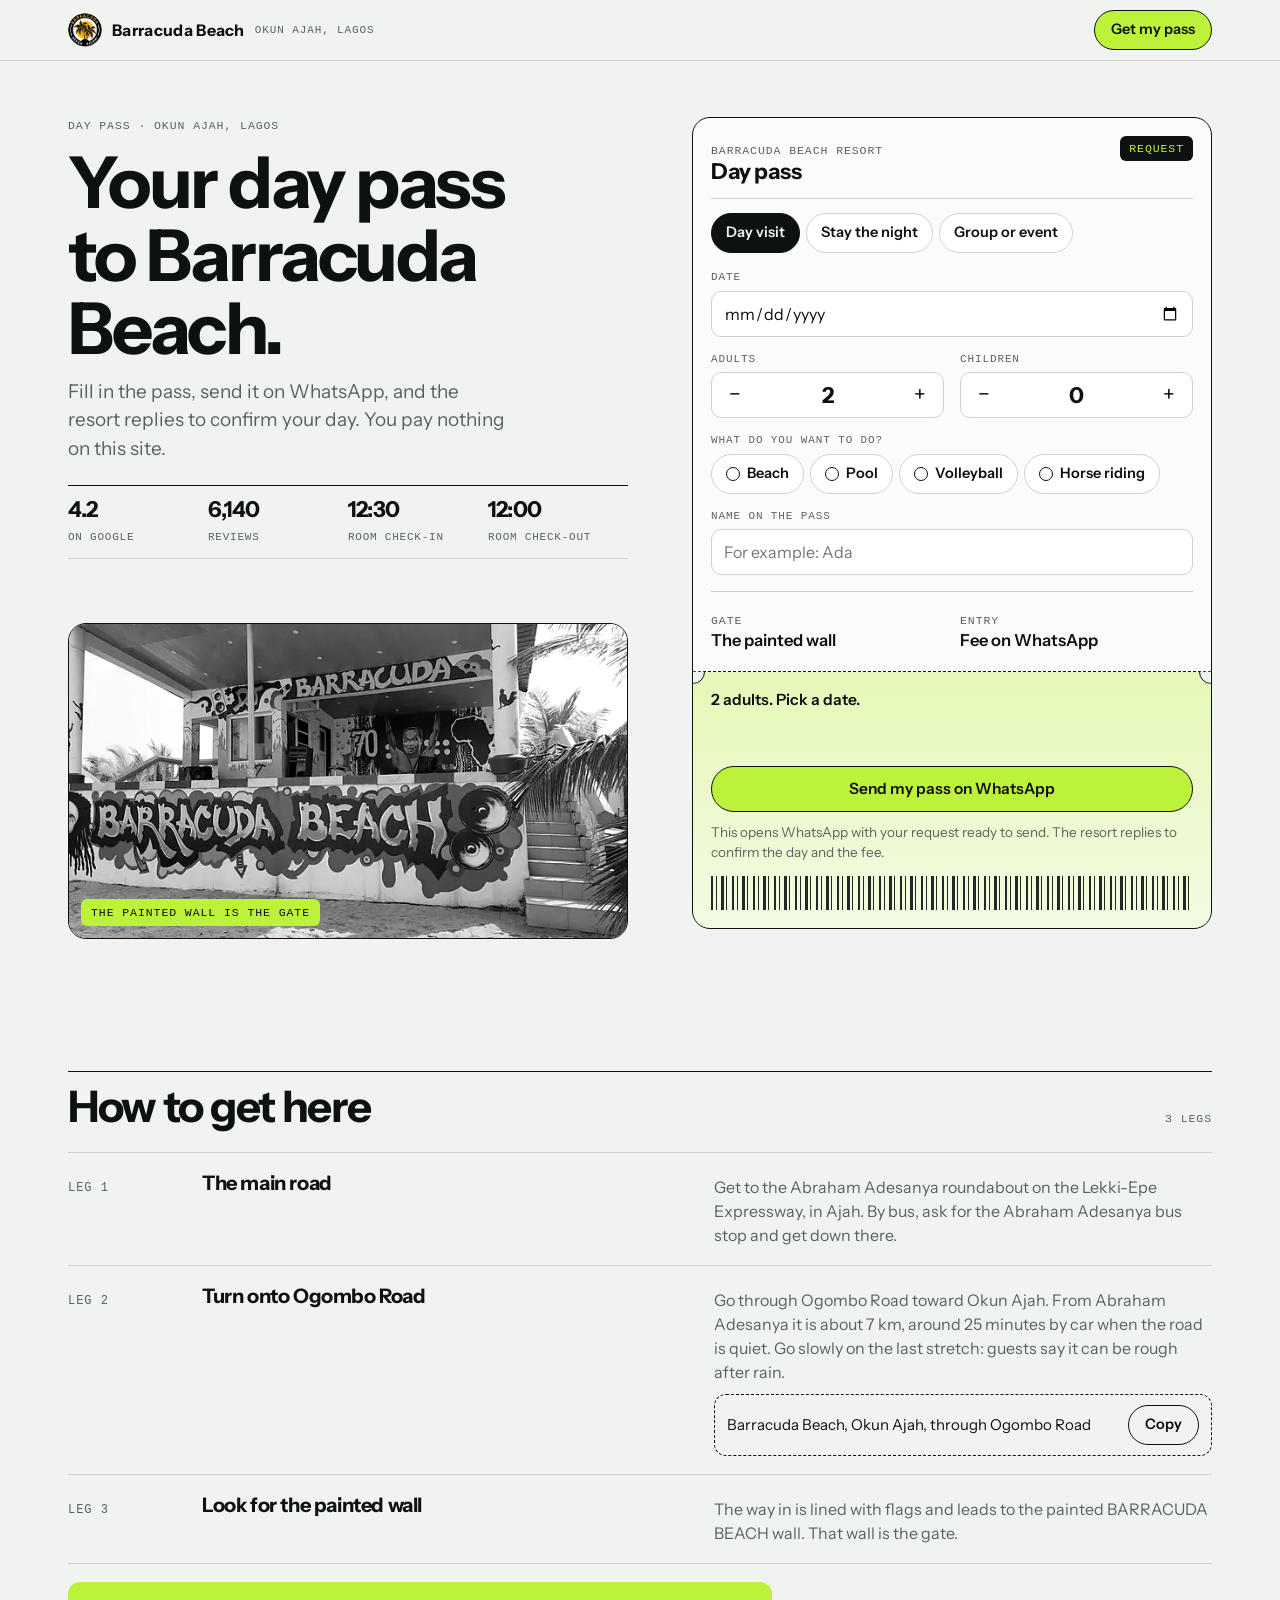
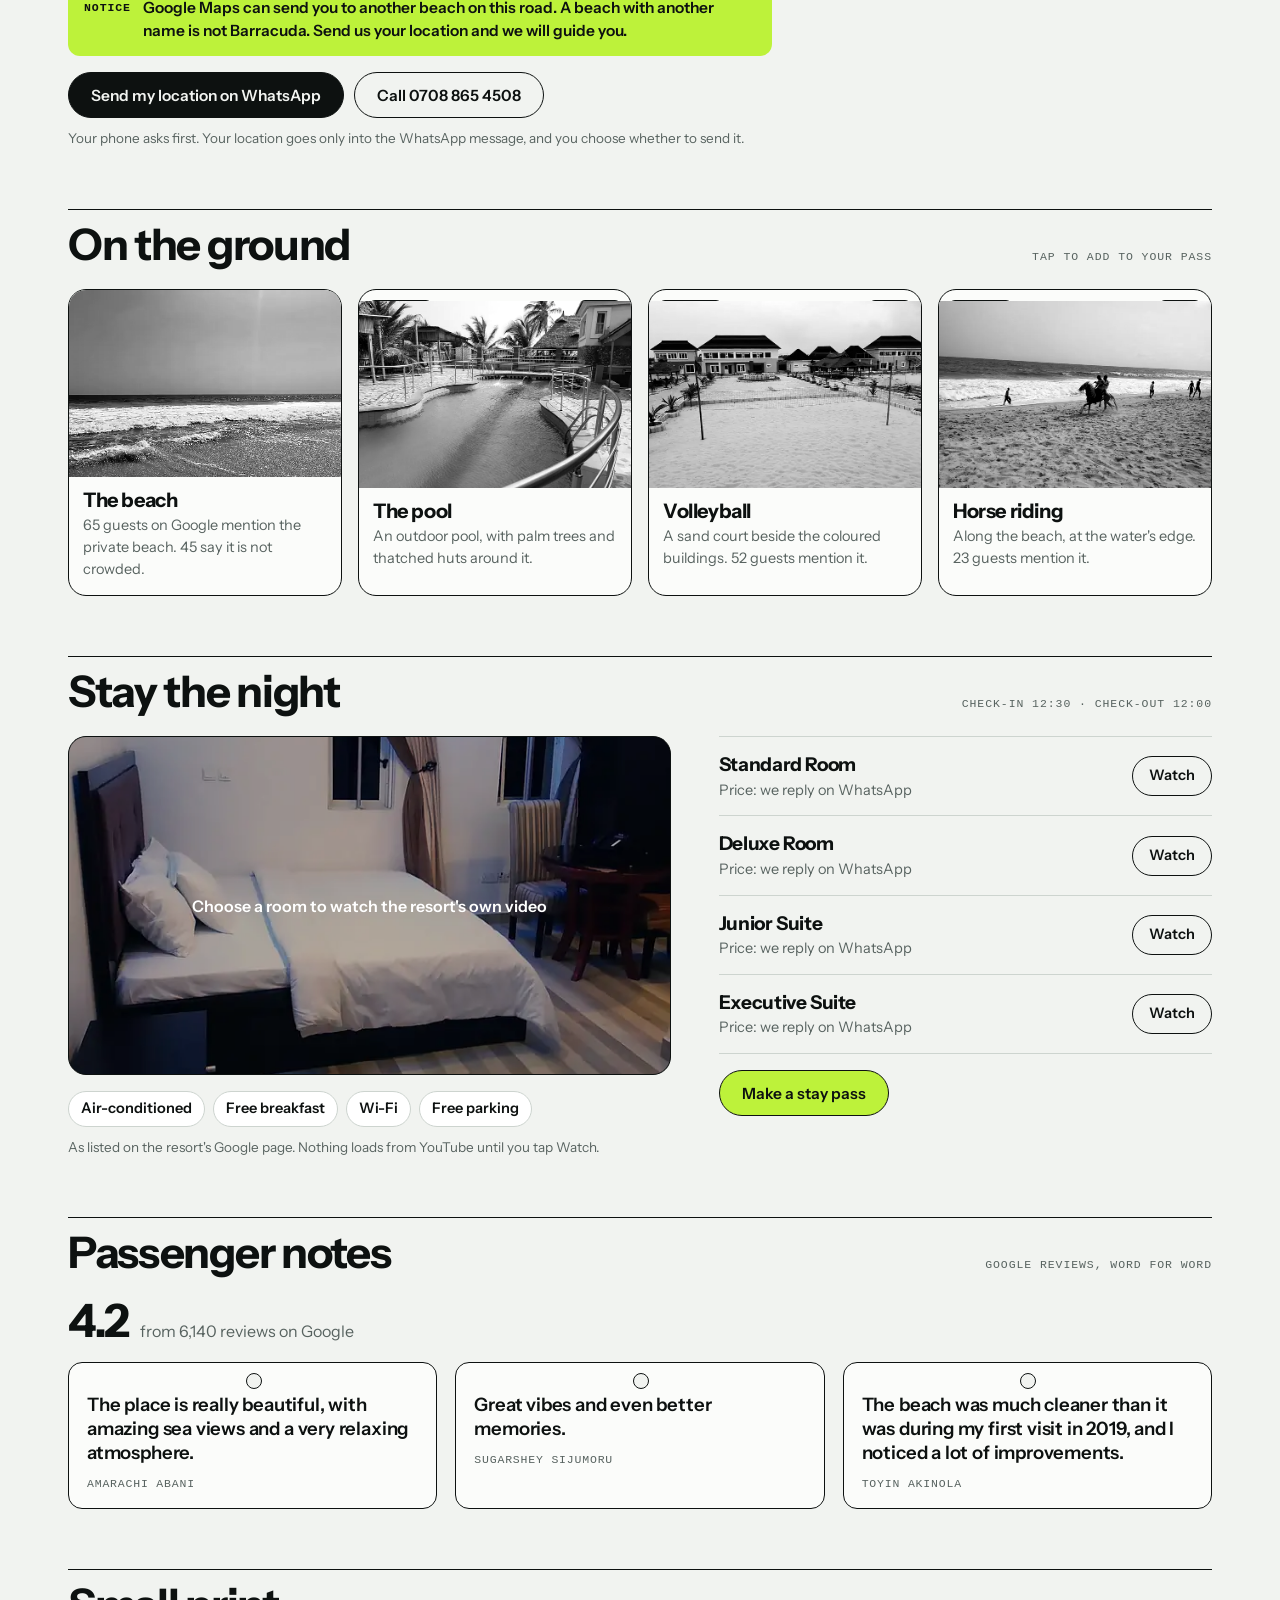
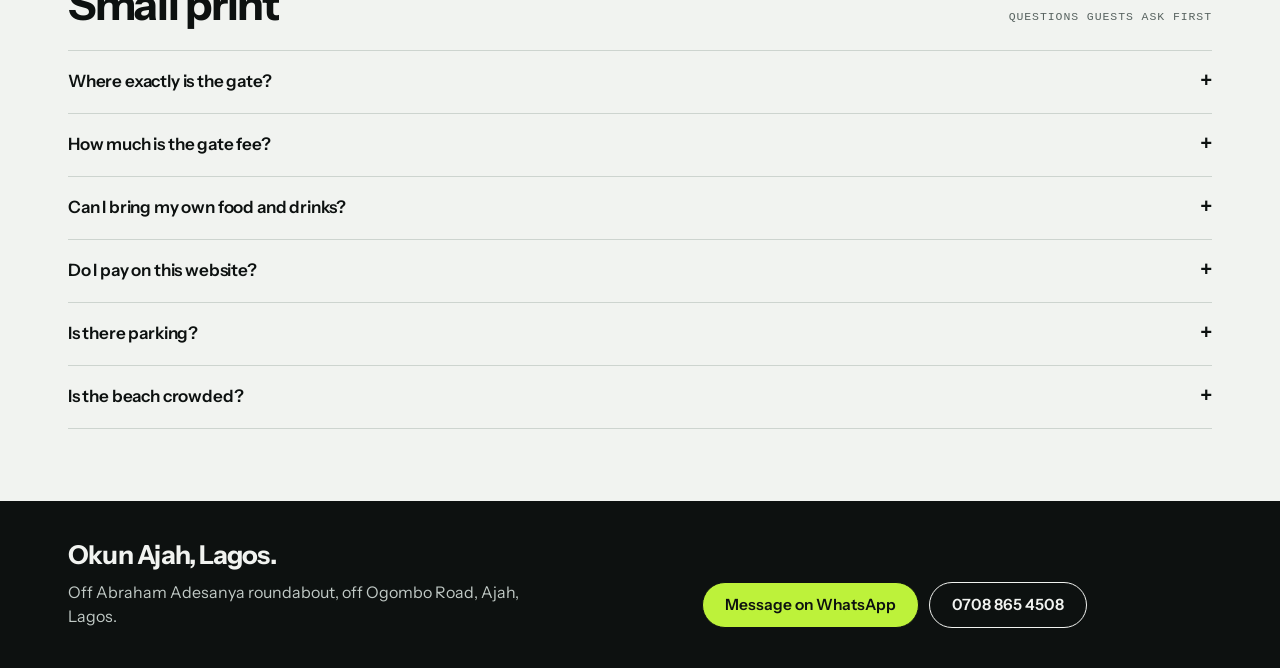
<file: concepts/pass/index.html>
<!doctype html>
<html lang="en">
<head>
<meta charset="utf-8">
<meta name="viewport" content="width=device-width,initial-scale=1,viewport-fit=cover">
<meta name="robots" content="noindex,nofollow">
<meta name="theme-color" content="#f1f3f0">
<title>Barracuda Beach: the day pass | design concept 2</title>
<meta name="description" content="Design concept 2 for Barracuda Beach Resort, Okun Ajah, Lagos: build your day pass, then send it on WhatsApp.">
<link rel="icon" href="../_shared/logo-barracuda-88.webp" type="image/webp">
<link rel="preload" href="../_shared/fonts/instrument-sans.woff2" as="font" type="font/woff2" crossorigin>
<script>document.documentElement.classList.add('js');try{var s=sessionStorage;if(/[?&]intro=1/.test(location.search)||!s.seen&&!location.hash)document.documentElement.classList.add('intro');s.seen=1}catch(e){}</script>
<link rel="stylesheet" href="../_shared/intro.css?v=202611010248">
<style>
@font-face{font-family:"Instrument Sans";src:url(../_shared/fonts/instrument-sans.woff2) format("woff2");font-weight:400 700;font-display:swap}
:root{--paper:#f1f3f0;--card:#fbfcfa;--ink:#0d1110;--mut:#586360;--hair:#cdd4cf;--lime:#bdf23a;--lime2:#a6dd22;--r:18px;--mono:ui-monospace,"SF Mono","Cascadia Mono",Menlo,Consolas,monospace;--pad:clamp(16px,4.6vw,48px);--intro-bg:#f1f3f0;--intro-rgb:13,17,16;--intro-ring:#0d1110}
*{box-sizing:border-box;margin:0}
html{background:var(--paper);color:var(--ink);-webkit-text-size-adjust:100%;scroll-behavior:auto}
body{font:400 16px/1.5 "Instrument Sans",system-ui,sans-serif;overflow-x:hidden}
img{display:block;max-width:100%;height:auto}
button,input{font:inherit;color:inherit}
a{color:inherit}
:focus-visible{outline:2px solid var(--ink);outline-offset:3px}
.wrap{max-width:1240px;margin:0 auto;padding:0 var(--pad)}
.mono{font-family:var(--mono);font-size:11.5px;letter-spacing:.08em;text-transform:uppercase}
.lab{font-family:var(--mono);font-size:11.5px;letter-spacing:.08em;text-transform:uppercase;color:var(--mut)}

/* header */
.top{position:sticky;top:0;z-index:20;background:rgba(241,243,240,.92);backdrop-filter:blur(8px);border-bottom:1px solid var(--hair)}
.top .wrap{display:flex;align-items:center;justify-content:space-between;height:60px}
.brand{display:flex;align-items:center;gap:10px;text-decoration:none;font-weight:700;letter-spacing:.02em}
.brand img{width:34px;height:34px;border-radius:50%}
.brand small{display:none;font-family:var(--mono);font-size:11px;letter-spacing:.08em;color:var(--mut);font-weight:400;text-transform:uppercase}
.btn{display:inline-flex;align-items:center;justify-content:center;gap:8px;min-height:46px;padding:0 22px;border-radius:999px;border:1.5px solid var(--ink);background:transparent;font-weight:600;font-size:15.5px;text-decoration:none;cursor:pointer;transition:background .15s,transform .15s}
.btn:hover{background:rgba(13,17,16,.07)}
.btn.lime{background:var(--lime);border-color:var(--ink)}
.btn.lime:hover{background:var(--lime2)}
.btn.ink{background:var(--ink);color:var(--paper)}
.btn.ink:hover{background:#27302d}
.btn.sm{min-height:40px;padding:0 16px;font-size:14.5px}

/* hero */
.hero{padding:28px 0 56px}
.hero .wrap{display:grid;gap:26px}
h1{font-size:clamp(34px,9.2vw,36px);line-height:1.02;letter-spacing:-.035em;font-weight:700;max-width:12ch}
.lead{font-size:17px;color:var(--mut);max-width:34ch;margin-top:12px}
.keys{display:grid;grid-template-columns:repeat(2,1fr);gap:0;border-top:1px solid var(--ink);margin-top:22px}
.keys div{padding:12px 0;border-bottom:1px solid var(--hair)}
.keys div:nth-child(odd){padding-right:12px}
.keys b{display:block;font-size:22px;letter-spacing:-.02em;font-weight:700;line-height:1.1}
.keys span{font-family:var(--mono);font-size:11px;letter-spacing:.07em;text-transform:uppercase;color:var(--mut)}

/* the pass */
.pass{position:relative;display:grid;background:var(--card);border:1.5px solid var(--ink);border-radius:var(--r);--cut:11px}
.pass .main{padding:18px 18px 20px}
.pass .stub{position:relative;padding:18px;border-top:1.5px dashed var(--ink);background:linear-gradient(180deg,rgba(189,242,58,.35),rgba(189,242,58,.12));border-radius:0 0 calc(var(--r) - 2px) calc(var(--r) - 2px)}
.pass .stub::before,.pass .stub::after{content:"";position:absolute;top:calc(var(--cut) * -1 - 1px);width:calc(var(--cut) * 2);height:calc(var(--cut) * 2);border-radius:50%;background:var(--paper);border:1.5px solid var(--ink)}
.pass .stub::before{left:calc(var(--cut) * -1 - 1px);clip-path:inset(50% 0 0 50%)}
.pass .stub::after{right:calc(var(--cut) * -1 - 1px);clip-path:inset(50% 50% 0 0)}
.phead{display:flex;align-items:flex-start;justify-content:space-between;gap:12px;padding-bottom:14px;border-bottom:1px solid var(--hair)}
.phead b{display:block;font-size:22px;letter-spacing:-.02em;font-weight:700;line-height:1.1}
.tag{display:inline-block;padding:4px 9px;border-radius:6px;background:var(--ink);color:var(--lime);font-family:var(--mono);font-size:11.5px;letter-spacing:.08em;text-transform:uppercase;white-space:nowrap}
.modes{display:flex;gap:6px;margin:14px 0 4px;flex-wrap:wrap}
.modes button{min-height:40px;padding:0 14px;border-radius:999px;border:1.5px solid var(--hair);background:#fff;font-weight:600;font-size:14.5px;cursor:pointer}
.modes button[aria-pressed=true]{background:var(--ink);border-color:var(--ink);color:var(--paper)}
.fields{display:grid;grid-template-columns:1fr 1fr;gap:14px 16px;margin-top:16px}
.fld{display:grid;gap:5px;align-content:start}
.fld.full{grid-column:1/-1}
.fld label,.fld .lab{font-family:var(--mono);font-size:11px;letter-spacing:.08em;text-transform:uppercase;color:var(--mut)}
.fld input[type=date],.fld input[type=text]{min-height:46px;padding:0 12px;border-radius:10px;border:1.5px solid var(--hair);background:#fff;width:100%}
.fld input:focus-visible{border-color:var(--ink);outline:0;box-shadow:0 0 0 3px rgba(189,242,58,.6)}
.step{display:flex;align-items:center;border:1.5px solid var(--hair);border-radius:10px;background:#fff;overflow:hidden}
.step button{width:46px;height:44px;border:0;background:none;font-size:22px;cursor:pointer;line-height:1}
.step button:hover{background:rgba(189,242,58,.45)}
.step output{flex:1;text-align:center;font-size:22px;font-weight:700;letter-spacing:-.02em}
.zones{display:flex;flex-wrap:wrap;gap:6px}
.zones button{min-height:40px;padding:0 14px;border-radius:999px;border:1.5px solid var(--hair);background:#fff;font-weight:600;font-size:14.5px;cursor:pointer;display:inline-flex;align-items:center;gap:7px}
.zones button::before{content:"";width:12px;height:12px;border-radius:50%;border:1.5px solid var(--ink);background:#fff}
.zones button[aria-pressed=true]{background:var(--lime);border-color:var(--ink)}
.zones button[aria-pressed=true]::before{background:var(--ink)}
.only-room,.only-group{display:none}
.pass[data-mode=room] .only-room,.pass[data-mode=group] .only-group{display:grid}
.pass[data-mode=room] .not-room{display:none}
.rows{display:grid;grid-template-columns:1fr 1fr;gap:12px 16px;margin-top:16px;padding-top:14px;border-top:1px solid var(--hair)}
.rows div b{display:block;font-size:16.5px;font-weight:600;line-height:1.25}
.summary{font-size:15.5px;font-weight:600;line-height:1.35;margin-bottom:12px;min-height:42px}
.err{color:#9b1c1c;font-size:14px;min-height:18px;margin:-4px 0 8px}
.fine{font-size:13.5px;color:var(--mut);margin-top:10px}
.bars{height:34px;margin-top:14px;opacity:.9;background:repeating-linear-gradient(90deg,var(--ink) 0 2px,transparent 2px 5px,var(--ink) 5px 6px,transparent 6px 10px,var(--ink) 10px 13px,transparent 13px 15px,var(--ink) 15px 16px,transparent 16px 21px)}

/* sections */
section.s{padding:52px 0 8px}
.shead{display:flex;align-items:baseline;justify-content:space-between;gap:16px;border-top:1.5px solid var(--ink);padding-top:12px;margin-bottom:22px}
h2{font-size:clamp(27px,7.2vw,30px);line-height:1.05;letter-spacing:-.03em;font-weight:700}
.legs{display:grid;gap:0;border-top:1px solid var(--hair)}
.leg{display:grid;grid-template-columns:1fr;gap:4px 14px;padding:18px 0;border-bottom:1px solid var(--hair)}
.leg .no{font-family:var(--mono);font-size:12px;letter-spacing:.08em;text-transform:uppercase;color:var(--mut)}
.leg p{margin-top:0}
.fig{margin:0;border:1.5px solid var(--ink);border-radius:var(--r);overflow:hidden;position:relative}
.fig img{width:100%;aspect-ratio:16/10;object-fit:cover;filter:grayscale(1) contrast(1.05)}
.fig figcaption{position:absolute;left:12px;bottom:12px;padding:5px 10px;border-radius:6px;background:var(--lime);font-family:var(--mono);font-size:11.5px;letter-spacing:.08em;text-transform:uppercase}
.leg h3{font-size:20px;font-weight:700;letter-spacing:-.02em;line-height:1.2}
.leg p{color:var(--mut);margin-top:4px;max-width:52ch;font-size:16px}
.say{display:flex;flex-wrap:wrap;align-items:center;gap:10px;margin-top:10px;padding:10px 12px;border:1.5px dashed var(--ink);border-radius:12px;font-size:15px}
.say q{quotes:none;flex:1 1 200px}
.notice{margin-top:18px;padding:14px 16px;border-radius:12px;background:var(--lime);font-weight:600;font-size:15.5px;max-width:64ch;display:flex;gap:12px}
.notice b{font-family:var(--mono);font-size:11.5px;letter-spacing:.08em;text-transform:uppercase;padding-top:3px;white-space:nowrap}
.here{display:flex;flex-wrap:wrap;gap:10px;margin-top:16px}
.tiles{display:grid;gap:14px}
.tile{position:relative;text-align:left;border:1.5px solid var(--ink);border-radius:var(--r);background:var(--card);overflow:hidden;cursor:pointer;padding:0;display:block;width:100%}
.tile .ph{display:block;aspect-ratio:16/11;overflow:hidden;background:#cfd6d2}
.tile img{width:100%;height:100%;object-fit:cover;filter:grayscale(1) contrast(1.06);transition:filter .35s,transform .6s}
.tile .tx{padding:12px 14px 14px;display:grid;gap:3px}
.tile .tx b{font-size:20px;letter-spacing:-.02em;line-height:1.15}
.tile .tx span{font-size:14.5px;color:var(--mut)}
.tile .z{position:absolute;left:10px;top:10px;padding:4px 9px;border-radius:6px;background:var(--ink);color:var(--paper);font-family:var(--mono);font-size:11px;letter-spacing:.08em}
.tile .pick{position:absolute;right:10px;top:10px;padding:4px 9px;border-radius:6px;background:var(--paper);border:1.5px solid var(--ink);font-family:var(--mono);font-size:11px;letter-spacing:.08em;text-transform:uppercase}
.tile[aria-pressed=true]{background:var(--lime)}
.tile[aria-pressed=true] img{filter:none}
.tile[aria-pressed=true] .pick{background:var(--ink);color:var(--lime)}
.tile:hover img{filter:none}
.cabin{display:grid;gap:0;border-top:1px solid var(--hair)}
.room{display:grid;grid-template-columns:1fr auto;gap:8px 14px;align-items:center;padding:14px 0;border-bottom:1px solid var(--hair)}
.room b{font-size:19px;letter-spacing:-.02em}
.room span{display:block;color:var(--mut);font-size:14.5px}
.player{position:relative;aspect-ratio:16/9;border:1.5px solid var(--ink);border-radius:var(--r);overflow:hidden;background:#000;margin-bottom:16px}
.player img{width:100%;height:100%;object-fit:cover;opacity:.75}
.player .hint{position:absolute;inset:0;display:grid;place-items:center;color:#fff;font-weight:600;text-align:center;padding:10px}
.player iframe{position:absolute;inset:0;width:100%;height:100%;border:0}
.amen{display:flex;flex-wrap:wrap;gap:8px;margin-top:16px;list-style:none;padding:0}
.amen li{padding:6px 12px;border:1.5px solid var(--hair);border-radius:999px;background:#fff;font-size:14.5px;font-weight:600}
.tags{display:grid;gap:14px}
.gtag{position:relative;background:var(--card);border:1.5px solid var(--ink);border-radius:14px;padding:30px 18px 16px;overflow:hidden}
.gtag::before{content:"";position:absolute;left:50%;top:10px;width:14px;height:14px;margin-left:-7px;border-radius:50%;background:var(--paper);border:1.5px solid var(--ink)}
.gtag blockquote{font-size:18.5px;line-height:1.3;font-weight:600;letter-spacing:-.01em}
.gtag cite{display:block;margin-top:10px;font-style:normal;font-family:var(--mono);font-size:11.5px;letter-spacing:.07em;text-transform:uppercase;color:var(--mut)}
.score{display:flex;align-items:baseline;gap:12px;margin-bottom:18px}
.score b{font-size:46px;line-height:1;letter-spacing:-.04em}
.score span{color:var(--mut)}
details{border-top:1px solid var(--hair)}
details:last-child{border-bottom:1px solid var(--hair)}
summary{list-style:none;cursor:pointer;display:flex;justify-content:space-between;gap:16px;align-items:center;padding:16px 0;font-weight:600;font-size:17px;letter-spacing:-.01em;min-height:56px}
summary::-webkit-details-marker{display:none}
summary::after{content:"+";font-family:var(--mono);font-size:20px;flex:none}
details[open] summary::after{content:"\2212"}
details p{padding:0 0 18px;color:var(--mut);max-width:60ch}
footer{margin-top:64px;background:var(--ink);color:var(--paper);padding:40px 0 calc(40px + env(safe-area-inset-bottom))}
footer .wrap{display:grid;gap:22px}
footer b{font-size:26px;letter-spacing:-.03em;line-height:1.1}
footer p{color:#c0c9c5;max-width:44ch}
footer .btn{border-color:var(--paper)}
footer .btn.lime{color:var(--ink)}
footer .btn:not(.lime):hover{background:rgba(255,255,255,.1)}
footer .acts{display:flex;flex-wrap:wrap;gap:10px}

/* scroll reveal: only when JavaScript runs */
.js .rv{opacity:0;transform:translateY(14px);transition:opacity .6s ease,transform .6s ease}
.js .rv.in{opacity:1;transform:none}

@media (min-width:900px){
  .wrap{padding:0 var(--pad)}
  .brand small{display:inline}
  .hero{padding:56px 0 80px}
  .hero .wrap{grid-template-columns:minmax(0,1fr) minmax(420px,520px);gap:64px;align-items:start}
  h1{font-size:clamp(52px,5.6vw,72px);max-width:10ch}
  .lead{font-size:19px}
  .keys{grid-template-columns:repeat(4,1fr)}
  .keys div:nth-child(odd){padding-right:0}
  .keys div{padding-right:12px}
  .pass{grid-template-columns:1fr}
  h2{font-size:clamp(34px,3.4vw,46px)}
  .legs .leg{grid-template-columns:120px 1fr 1fr}
  .leg .no{padding-top:8px}
  .fig{grid-column:1;grid-row:2;align-self:start}
  .pass{grid-column:2;grid-row:1 / span 2}
  .copy{grid-column:1;grid-row:1}
  .fig img{aspect-ratio:16/9}
  .tiles{grid-template-columns:repeat(4,1fr);gap:16px}
  .tags{grid-template-columns:repeat(3,1fr);gap:18px}
  .cabin-grid{display:grid;grid-template-columns:1.1fr .9fr;gap:48px;align-items:start}
  footer .wrap{grid-template-columns:1.2fr 1fr;align-items:end}
}
@media (prefers-reduced-motion:reduce){.js .rv{opacity:1;transform:none;transition:none}.tile img{transition:none}}
@media print{.top,.pass .stub{display:none}}
</style>
</head>
<body>
<div id="intro"><button type="button" class="iskip">Skip</button><div class="ib" aria-hidden="true"><img class="il" src="../_shared/logo-barracuda-640.webp" width="640" height="640" alt=""></div></div>
<script>(function(){var d=document,h=d.documentElement,o=d.getElementById("intro");function end(){if(!h.classList.contains("intro"))return;h.classList.remove("intro");var f=o.contains(d.activeElement);o.remove();if(f){var t=d.querySelector("h1");if(t){t.tabIndex=-1;t.focus({preventScroll:true})}}window.dispatchEvent(new Event("introdone"))}if(!h.classList.contains("intro")){o.remove();return}if(getComputedStyle(o).animationName==="none"){end();return}o.addEventListener("animationend",function(e){if(e.target===o)end()});o.addEventListener("click",end);d.addEventListener("keydown",end);setTimeout(end,4500)})()</script>

<header class="top"><div class="wrap">
  <a class="brand" href="./"><img src="../_shared/logo-barracuda-88.webp" width="34" height="34" alt="">Barracuda Beach <small>Okun Ajah, Lagos</small></a>
  <button type="button" class="btn lime sm" data-scroll="#pass">Get my pass</button>
</div></header>

<main>
<section class="hero"><div class="wrap">
  <div class="copy">
    <p class="lab">Day pass · Okun Ajah, Lagos</p>
    <h1 style="margin-top:12px">Your day pass to Barracuda Beach.</h1>
    <p class="lead">Fill in the pass, send it on WhatsApp, and the resort replies to confirm your day. You pay nothing on this site.</p>
    <div class="keys">
      <div><b>4.2</b><span>on Google</span></div>
      <div><b>6,140</b><span>reviews</span></div>
      <div><b>12:30</b><span>room check-in</span></div>
      <div><b>12:00</b><span>room check-out</span></div>
    </div>
  </div>

  <form class="pass rv" id="pass" data-mode="day" novalidate aria-label="Your pass">
    <div class="main">
      <div class="phead"><div><span class="lab">Barracuda Beach Resort</span><b id="ptitle">Day pass</b></div><span class="tag" id="ptag">Request</span></div>
      <div class="modes" role="group" aria-label="What are you coming for?">
        <button type="button" data-mode="day" aria-pressed="true">Day visit</button>
        <button type="button" data-mode="room" aria-pressed="false">Stay the night</button>
        <button type="button" data-mode="group" aria-pressed="false">Group or event</button>
      </div>
      <div class="fields">
        <div class="fld full"><label for="p-date" id="datelab">Date</label><input id="p-date" name="date" type="date"></div>
        <div class="fld"><span class="lab" id="la">Adults</span><div class="step" role="group" aria-labelledby="la"><button type="button" data-step="adults" data-d="-1" aria-label="One adult fewer">&minus;</button><output id="o-adults" aria-live="polite">2</output><button type="button" data-step="adults" data-d="1" aria-label="One adult more">+</button></div></div>
        <div class="fld"><span class="lab" id="lc">Children</span><div class="step" role="group" aria-labelledby="lc"><button type="button" data-step="children" data-d="-1" aria-label="One child fewer">&minus;</button><output id="o-children" aria-live="polite">0</output><button type="button" data-step="children" data-d="1" aria-label="One child more">+</button></div></div>
        <div class="fld only-room"><span class="lab" id="ln">Nights</span><div class="step" role="group" aria-labelledby="ln"><button type="button" data-step="nights" data-d="-1" aria-label="One night fewer">&minus;</button><output id="o-nights" aria-live="polite">1</output><button type="button" data-step="nights" data-d="1" aria-label="One night more">+</button></div></div>
        <div class="fld full only-group"><label for="p-note">What you have in mind</label><input id="p-note" name="note" type="text" placeholder="For example: a birthday for 20 people"></div>
        <div class="fld full not-room"><span class="lab" id="lz">What do you want to do?</span><div class="zones" role="group" aria-labelledby="lz">
          <button type="button" data-zone="beach" aria-pressed="false">Beach</button><button type="button" data-zone="pool" aria-pressed="false">Pool</button><button type="button" data-zone="volleyball" aria-pressed="false">Volleyball</button><button type="button" data-zone="horse riding" aria-pressed="false">Horse riding</button>
        </div></div>
        <div class="fld full"><label for="p-name">Name on the pass</label><input id="p-name" name="name" type="text" autocomplete="name" placeholder="For example: Ada"></div>
      </div>
      <div class="rows">
        <div><span class="lab">Gate</span><b>The painted wall</b></div>
        <div><span class="lab">Entry</span><b>Fee on WhatsApp</b></div>
      </div>
    </div>
    <div class="stub">
      <p class="summary" id="summary" aria-live="polite">2 adults. Pick a date.</p>
      <p class="err" id="err" role="alert"></p>
      <button type="submit" class="btn lime" style="width:100%">Send my pass on WhatsApp</button>
      <p class="fine">This opens WhatsApp with your request ready to send. The resort replies to confirm the day and the fee.</p>
      <div class="bars" aria-hidden="true"></div>
    </div>
  </form>
    <figure class="fig"><img src="../_shared/img/sign-1000.webp" srcset="../_shared/img/sign-640.webp 640w, ../_shared/img/sign-1000.webp 1000w, ../_shared/img/sign-1400.webp 1400w" sizes="(min-width:900px) 40vw, 92vw" width="1400" height="788" alt="The painted BARRACUDA BEACH sign above the entrance" loading="lazy" decoding="async"><figcaption>The painted wall is the gate</figcaption></figure>
</div></section>

<section class="s"><div class="wrap">
  <div class="shead"><h2>How to get here</h2><span class="lab">3 legs</span></div>
  <div class="legs">
    <div class="leg rv"><span class="no">Leg 1</span><div><h3>The main road</h3></div><p>Get to the Abraham Adesanya roundabout on the Lekki-Epe Expressway, in Ajah. By bus, ask for the Abraham Adesanya bus stop and get down there.</p></div>
    <div class="leg rv"><span class="no">Leg 2</span><div><h3>Turn onto Ogombo Road</h3></div><div><p>Go through Ogombo Road toward Okun Ajah. From Abraham Adesanya it is about 7 km, around 25 minutes by car when the road is quiet. Go slowly on the last stretch: guests say it can be rough after rain.</p>
      <div class="say"><q>Barracuda Beach, Okun Ajah, through Ogombo Road</q><button type="button" class="btn sm" data-copy="Barracuda Beach, Okun Ajah, through Ogombo Road">Copy</button></div></div></div>
    <div class="leg rv"><span class="no">Leg 3</span><div><h3>Look for the painted wall</h3></div><p>The way in is lined with flags and leads to the painted BARRACUDA BEACH wall. That wall is the gate.</p></div>
  </div>
  <div class="notice rv"><b>Notice</b><span>Google Maps can send you to another beach on this road. A beach with another name is not Barracuda. Send us your location and we will guide you.</span></div>
  <div class="here"><button type="button" class="btn ink" data-loc>Send my location on WhatsApp</button><a class="btn" href="tel:07088654508">Call 0708 865 4508</a></div>
  <p class="fine" data-loc-note>Your phone asks first. Your location goes only into the WhatsApp message, and you choose whether to send it.</p>
</div></section>

<section class="s"><div class="wrap">
  <div class="shead"><h2>On the ground</h2><span class="lab">Tap to add to your pass</span></div>
  <div class="tiles">
    <button type="button" class="tile rv" data-zone="beach" aria-pressed="false"><span class="z">Zone A</span><span class="pick">Add</span><span class="ph"><img src="../_shared/img/sea-1000.webp" srcset="../_shared/img/sea-640.webp 640w, ../_shared/img/sea-1000.webp 1000w, ../_shared/img/sea-1400.webp 1400w" sizes="(min-width:900px) 25vw, 92vw" width="1400" height="647" alt="Waves rolling onto the beach under a pale sky" loading="lazy" decoding="async"></span><span class="tx"><b>The beach</b><span>65 guests on Google mention the private beach. 45 say it is not crowded.</span></span></button>
    <button type="button" class="tile rv" data-zone="pool" aria-pressed="false"><span class="z">Zone B</span><span class="pick">Add</span><span class="ph"><img src="../_shared/img/pool-1000.webp" srcset="../_shared/img/pool-640.webp 640w, ../_shared/img/pool-1000.webp 1000w, ../_shared/img/pool-1400.webp 1400w" sizes="(min-width:900px) 25vw, 92vw" width="1400" height="1050" alt="The outdoor pool with a gold rail, palm trees and thatched huts" loading="lazy" decoding="async"></span><span class="tx"><b>The pool</b><span>An outdoor pool, with palm trees and thatched huts around it.</span></span></button>
    <button type="button" class="tile rv" data-zone="volleyball" aria-pressed="false"><span class="z">Zone C</span><span class="pick">Add</span><span class="ph"><img src="../_shared/img/courts-1000.webp" srcset="../_shared/img/courts-640.webp 640w, ../_shared/img/courts-1000.webp 1000w, ../_shared/img/courts-1032.webp 1032w" sizes="(min-width:900px) 25vw, 92vw" width="1032" height="774" alt="A sand volleyball court beside the coloured resort buildings" loading="lazy" decoding="async"></span><span class="tx"><b>Volleyball</b><span>A sand court beside the coloured buildings. 52 guests mention it.</span></span></button>
    <button type="button" class="tile rv" data-zone="horse riding" aria-pressed="false"><span class="z">Zone D</span><span class="pick">Add</span><span class="ph"><img src="../_shared/img/horse-1000.webp" srcset="../_shared/img/horse-640.webp 640w, ../_shared/img/horse-1000.webp 1000w, ../_shared/img/horse-1400.webp 1400w" sizes="(min-width:900px) 25vw, 92vw" width="1400" height="1050" alt="A horse and riders at the water's edge on the beach" loading="lazy" decoding="async"></span><span class="tx"><b>Horse riding</b><span>Along the beach, at the water's edge. 23 guests mention it.</span></span></button>
  </div>
</div></section>

<section class="s"><div class="wrap">
  <div class="shead"><h2>Stay the night</h2><span class="lab">Check-in 12:30 · Check-out 12:00</span></div>
  <div class="cabin-grid">
    <div class="rv">
      <div class="player" id="player"><img src="../_shared/img/room-640.webp" width="1400" height="1867" alt="" loading="lazy"><div class="hint">Choose a room to watch the resort's own video</div></div>
      <ul class="amen"><li>Air-conditioned</li><li>Free breakfast</li><li>Wi-Fi</li><li>Free parking</li></ul>
      <p class="fine">As listed on the resort's Google page. Nothing loads from YouTube until you tap Watch.</p>
    </div>
    <div class="cabin rv">
      <div class="room"><div><b>Standard Room</b><span>Price: we reply on WhatsApp</span></div><button type="button" class="btn sm" data-yt="E9F9NCl_I74" data-title="Standard Room" data-target="#player">Watch</button></div>
      <div class="room"><div><b>Deluxe Room</b><span>Price: we reply on WhatsApp</span></div><button type="button" class="btn sm" data-yt="k3T0BG5xiOs" data-title="Deluxe Room" data-target="#player">Watch</button></div>
      <div class="room"><div><b>Junior Suite</b><span>Price: we reply on WhatsApp</span></div><button type="button" class="btn sm" data-yt="BMicKhN9Nto" data-title="Junior Suite" data-target="#player">Watch</button></div>
      <div class="room"><div><b>Executive Suite</b><span>Price: we reply on WhatsApp</span></div><button type="button" class="btn sm" data-yt="DG17_Bgub4o" data-title="Executive Suite" data-target="#player">Watch</button></div>
      <div style="padding-top:16px"><button type="button" class="btn lime" data-mode-go="room">Make a stay pass</button></div>
    </div>
  </div>
</div></section>

<section class="s"><div class="wrap">
  <div class="shead"><h2>Passenger notes</h2><span class="lab">Google reviews, word for word</span></div>
  <div class="score rv"><b>4.2</b><span>from 6,140 reviews on Google</span></div>
  <div class="tags">
    <figure class="gtag rv"><blockquote>The place is really beautiful, with amazing sea views and a very relaxing atmosphere.</blockquote><cite>Amarachi Abani</cite></figure>
    <figure class="gtag rv"><blockquote>Great vibes and even better memories.</blockquote><cite>Sugarshey Sijumoru</cite></figure>
    <figure class="gtag rv"><blockquote>The beach was much cleaner than it was during my first visit in 2019, and I noticed a lot of improvements.</blockquote><cite>Toyin Akinola</cite></figure>
  </div>
</div></section>

<section class="s"><div class="wrap">
  <div class="shead"><h2>Small print</h2><span class="lab">Questions guests ask first</span></div>
  <div class="rv">
    <details><summary>Where exactly is the gate?</summary><p>Follow the three legs above: the Abraham Adesanya roundabout, Ogombo Road, then the painted wall. If Google Maps stops you at a beach with another name, you are not at Barracuda. Send us your location and we will guide you.</p></details>
    <details><summary>How much is the gate fee?</summary><p>Message us on WhatsApp and we reply with the fee for your day.</p></details>
    <details><summary>Can I bring my own food and drinks?</summary><p>Ask us when you message, and we tell you the rule.</p></details>
    <details><summary>Do I pay on this website?</summary><p>No. You send a request, we reply on WhatsApp and confirm the day. How you pay is agreed with the resort.</p></details>
    <details><summary>Is there parking?</summary><p>Free parking is listed on the resort's Google page.</p></details>
    <details><summary>Is the beach crowded?</summary><p>45 guests on Google say it is not crowded. Busy days can differ, so ask when you send your request.</p></details>
  </div>
</div></section>
</main>

<footer><div class="wrap">
  <div><b>Okun Ajah, Lagos.</b><p style="margin-top:10px">Off Abraham Adesanya roundabout, off Ogombo Road, Ajah, Lagos.</p></div>
  <div class="acts"><a class="btn lime" href="https://wa.me/2347088654508" data-wa="Hello Barracuda Beach Resort. I have a question.">Message on WhatsApp</a><a class="btn" href="tel:07088654508">0708 865 4508</a></div>
</div></footer>

<script src="../_shared/core.js?v=202611010248"></script>
<script>
(function () {
  var form = BB.qs('#pass'), st = { adults: 2, children: 0, nights: 1 }, mode = 'day', zones = {};
  var titles = { day: 'Day pass', room: 'Stay pass', group: 'Group pass' }, labs = { day: 'Date', room: 'Arrival date', group: 'Date' };
  function show() {
    BB.qs('#o-adults').textContent = st.adults; BB.qs('#o-children').textContent = st.children; BB.qs('#o-nights').textContent = st.nights;
    BB.qs('#ptitle').textContent = titles[mode]; BB.qs('#datelab').textContent = labs[mode];
    var d = BB.qs('#p-date').value, party = st.adults + (st.adults === 1 ? ' adult' : ' adults') + (st.children ? ', ' + st.children + (st.children === 1 ? ' child' : ' children') : '');
    var z = Object.keys(zones).filter(function (k) { return zones[k]; });
    var s = party + (mode === 'room' ? ', ' + st.nights + (st.nights === 1 ? ' night' : ' nights') : '') + '. ' + (d ? BB.niceDate(d) + '.' : 'Pick a date.');
    if (mode !== 'room' && z.length) s += ' ' + z.join(', ').replace(/^./, function (c) { return c.toUpperCase(); }) + '.';
    BB.qs('#summary').textContent = s;
  }
  BB.qsa('[data-step]', form).forEach(function (b) {
    b.addEventListener('click', function () {
      var k = b.dataset.step, d = Number(b.dataset.d), min = k === 'adults' || k === 'nights' ? 1 : 0, max = k === 'nights' ? 30 : 200;
      st[k] = Math.max(min, Math.min(max, st[k] + d)); show();
    });
  });
  function setMode(m) {
    mode = m; form.dataset.mode = m; BB.qs('#err').textContent = '';
    BB.qsa('.modes button', form).forEach(function (b) { b.setAttribute('aria-pressed', b.dataset.mode === m ? 'true' : 'false'); });
    show();
  }
  BB.qsa('.modes button', form).forEach(function (b) { b.addEventListener('click', function () { setMode(b.dataset.mode); }); });
  BB.qs('#p-date').addEventListener('input', show);

  function setZone(k, on) {
    zones[k] = on;
    BB.qsa('[data-zone="' + k + '"]').forEach(function (el) {
      el.setAttribute('aria-pressed', on ? 'true' : 'false');
      var p = el.querySelector('.pick'); if (p) p.textContent = on ? 'Added' : 'Add';
    });
    show();
  }
  BB.qsa('[data-zone]').forEach(function (el) { el.addEventListener('click', function () { setZone(el.dataset.zone, !zones[el.dataset.zone]); }); });

  BB.qsa('[data-scroll]').forEach(function (b) { b.addEventListener('click', function () { var t = BB.qs(b.dataset.scroll); if (t) { t.scrollIntoView({ block: 'start' }); } }); });
  BB.qsa('[data-mode-go]').forEach(function (b) { b.addEventListener('click', function () { setMode(b.dataset.modeGo); form.scrollIntoView({ block: 'start' }); }); });

  form.addEventListener('submit', function (e) {
    e.preventDefault();
    var d = BB.qs('#p-date').value, err = BB.qs('#err');
    if (!d) { err.textContent = 'Please pick a date for your pass.'; BB.qs('#p-date').focus(); return; }
    err.textContent = '';
    var o = { date: d, adults: st.adults, children: st.children, nights: st.nights, name: BB.qs('#p-name').value.trim(), note: BB.qs('#p-note').value.trim() };
    var z = Object.keys(zones).filter(function (k) { return zones[k]; });
    var text = BB.msg(mode, o);
    if (mode !== 'room' && z.length) text = text.replace(' Please tell me', ' We would like to enjoy: ' + z.join(', ') + '. Please tell me');
    BB.send(text);
  });
  show();
  BB.reveal('.rv');
})();
</script>
</body>
</html>
</file>
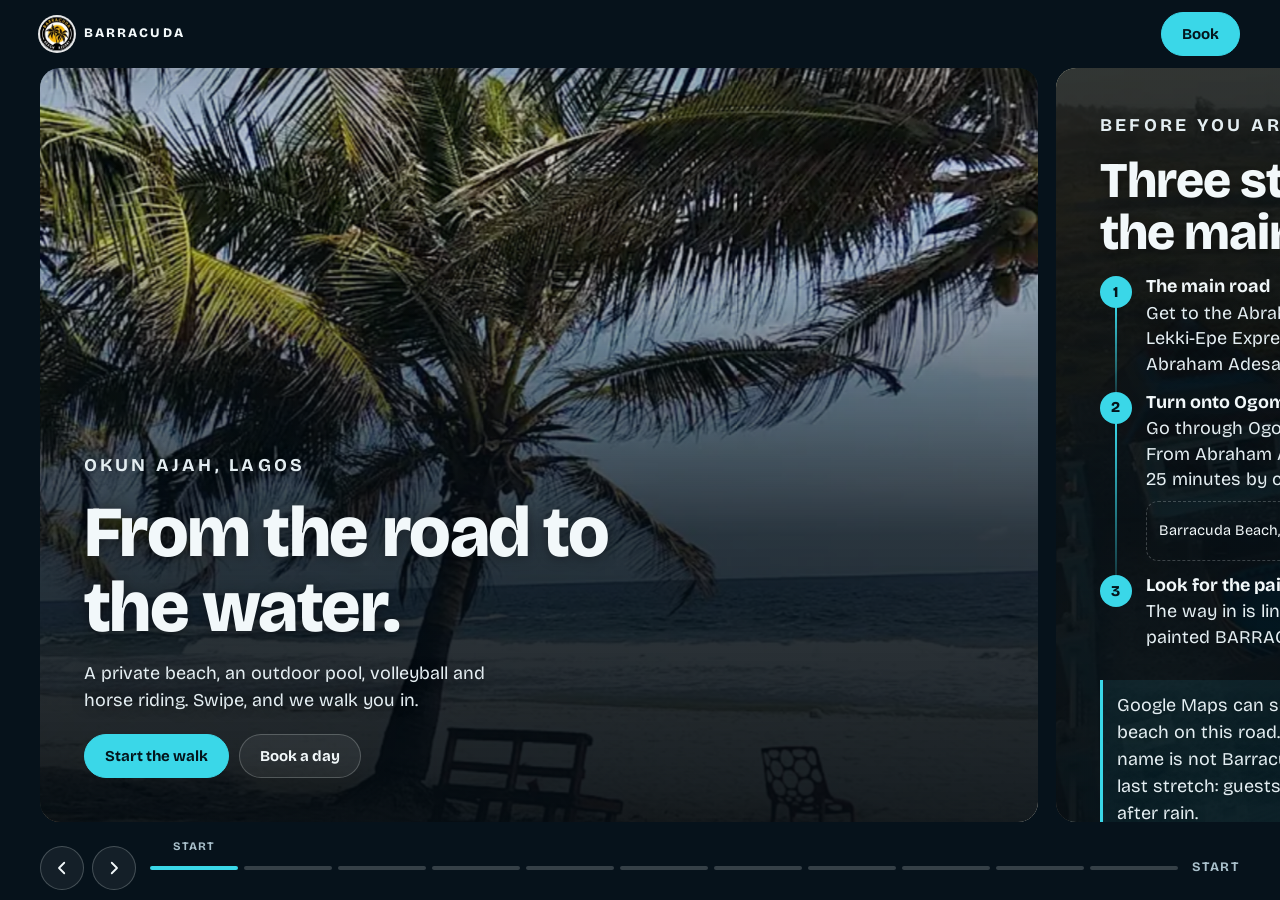
<file: concepts/shoreline/index.html>
<!doctype html>
<html lang="en">
<head>
<meta charset="utf-8">
<meta name="viewport" content="width=device-width,initial-scale=1,viewport-fit=cover">
<meta name="robots" content="noindex,nofollow">
<meta name="theme-color" content="#06121b">
<title>Barracuda Beach: the walk | design concept 1</title>
<meta name="description" content="Design concept 1 for Barracuda Beach Resort, Okun Ajah, Lagos: swipe sideways from the main road to the sea.">
<link rel="icon" href="../_shared/logo-barracuda-88.webp" type="image/webp">
<link rel="preload" href="../_shared/fonts/bricolage.woff2" as="font" type="font/woff2" crossorigin>
<script>document.documentElement.classList.add('js');try{var s=sessionStorage;if(/[?&]intro=1/.test(location.search)||!s.seen&&!location.hash)document.documentElement.classList.add('intro');s.seen=1}catch(e){}</script>
<link rel="stylesheet" href="../_shared/intro.css?v=202611010248">
<style>
@font-face{font-family:"Bricolage Grotesque";src:url(../_shared/fonts/bricolage.woff2) format("woff2");font-weight:200 800;font-display:swap}
:root{--ink:#06121b;--ink2:#0b2330;--foam:#f2f8fa;--mut:#a9c0cb;--cy:#3ad7e8;--line:rgba(242,248,250,.22);--r:20px;--pad:clamp(18px,5vw,40px);--bar:60px;--intro-bg:#06121b;--intro-rgb:6,18,27;--intro-ring:#3ad7e8}
*{box-sizing:border-box;margin:0}
html{height:100%;background:var(--ink);color:var(--foam);-webkit-text-size-adjust:100%}
body{height:100%;overflow:hidden;font:400 16px/1.5 "Bricolage Grotesque",system-ui,sans-serif;display:flex;flex-direction:column}
img{display:block;max-width:100%;height:auto}
button,input,select{font:inherit;color:inherit}
a{color:inherit}
.sr{position:absolute;width:1px;height:1px;overflow:hidden;clip:rect(0 0 0 0)}
:focus-visible{outline:2px solid var(--cy);outline-offset:3px}

#intro .il{border-radius:50%;box-shadow:0 0 0 4px rgba(255,255,255,.9)}
/* top bar */
.top{flex:none;height:var(--bar);display:flex;align-items:center;justify-content:space-between;padding:0 var(--pad);padding-top:env(safe-area-inset-top);z-index:5}
.mark{display:flex;align-items:center;gap:10px;text-decoration:none;font-weight:800;letter-spacing:.16em;font-size:13px}
.mark img{width:34px;height:34px;border-radius:50%;box-shadow:0 0 0 2px rgba(255,255,255,.9)}
.pill{display:inline-flex;align-items:center;justify-content:center;gap:8px;min-height:44px;padding:0 20px;border-radius:999px;border:1px solid var(--line);background:rgba(242,248,250,.06);font-weight:700;font-size:15px;text-decoration:none;cursor:pointer;transition:background .2s,border-color .2s}
.pill:hover{background:rgba(242,248,250,.14)}
.pill.solid{background:var(--cy);border-color:var(--cy);color:#04151c}
.pill.solid:hover{background:#7be6f1}
.pill.wa{background:#0e7a3e;border-color:#0e7a3e;color:#fff}
.pill svg{width:18px;height:18px;flex:none}

/* the walk */
.track{flex:1;min-height:0;display:flex;gap:12px;overflow-x:auto;overflow-y:hidden;padding:0 7vw 14px;scroll-snap-type:x proximity;scroll-padding:0 7vw;-webkit-overflow-scrolling:touch;scrollbar-width:none;outline:0}
.track::-webkit-scrollbar{display:none}
.scene{position:relative;flex:0 0 86vw;height:100%;border-radius:var(--r);overflow:hidden;background:var(--ink2);scroll-snap-align:center;isolation:isolate}
.scene>.bg,.scene>.bg img{position:absolute;inset:0;width:100%;height:100%;object-fit:cover}
.scene>.bg img{transform:translate3d(var(--px,0px),0,0) scale(1.14);will-change:transform}
.scene::after{content:"";position:absolute;inset:0;z-index:1;background:linear-gradient(to top,rgba(4,12,18,.93) 0,rgba(4,12,18,.8) 38%,rgba(4,12,18,.5) 60%,rgba(4,12,18,.1) 84%,rgba(4,12,18,.3) 100%);pointer-events:none}
.scene.dark::after{background:linear-gradient(to top,rgba(4,12,18,.94),rgba(4,12,18,.82))}
.cap{position:absolute;z-index:2;left:0;right:0;bottom:0;padding:var(--pad);display:flex;flex-direction:column;gap:12px;max-height:100%;overflow-y:auto}
.cap.top{top:0;bottom:auto}
.lab{font-size:12px;font-weight:700;letter-spacing:.18em;text-transform:uppercase;color:var(--cy)}
h1{font-size:clamp(30px,8.4vw,36px);line-height:1.04;font-weight:800;letter-spacing:-.02em;max-width:14ch}
h2{font-size:clamp(27px,7.4vw,30px);line-height:1.06;font-weight:800;letter-spacing:-.02em;max-width:16ch}
.cap p{color:#e4eef2;font-size:16.5px;max-width:34ch}
.cap h1,.cap h2,.cap p{text-shadow:0 1px 14px rgba(0,0,0,.45)}
.cap .small{font-size:14px;color:var(--mut)}
.acts{display:flex;flex-wrap:wrap;gap:10px;margin-top:4px}

/* scene: the road */
.steps{list-style:none;padding:0;display:grid;gap:0;position:relative}
.steps li{position:relative;padding:0 0 14px 46px}
.steps li::before{content:"";position:absolute;left:15px;top:30px;bottom:-2px;width:2px;background:linear-gradient(var(--cy),rgba(58,215,232,.2))}
.steps li:last-child::before{display:none}
.steps .n{position:absolute;left:0;top:0;width:32px;height:32px;border-radius:50%;background:var(--cy);color:#04151c;font-weight:800;display:grid;place-items:center;font-size:15px}
.steps h3{font-size:18px;font-weight:700;line-height:1.2}
.steps p{font-size:15px;line-height:1.42;margin-top:3px;max-width:36ch}
.say{display:flex;align-items:center;gap:10px;flex-wrap:wrap;margin-top:8px;padding:10px 12px;border:1px dashed var(--line);border-radius:12px;font-size:14.5px}
.say q{quotes:none;flex:1 1 180px;color:var(--foam)}
.say button{min-height:38px;padding:0 14px;border-radius:999px;border:1px solid var(--line);background:transparent;font-weight:700;cursor:pointer}
.warn{padding:12px 14px;border-left:3px solid var(--cy);background:rgba(58,215,232,.08);border-radius:0 12px 12px 0;font-size:14.5px;color:#dbe8ee;max-width:42ch}

/* scene: stay */
.player{position:relative;aspect-ratio:16/9;border-radius:14px;overflow:hidden;background:#000;max-width:520px}
.player img{width:100%;height:100%;object-fit:cover;opacity:.7}
.player .hint{position:absolute;inset:0;display:grid;place-items:center;font-weight:700;font-size:15px;text-align:center;padding:10px}
.player iframe{position:absolute;inset:0;width:100%;height:100%;border:0}
.vids{display:flex;flex-wrap:wrap;gap:8px}
.vids button{min-height:40px;padding:0 14px;border-radius:999px;border:1px solid var(--line);background:rgba(242,248,250,.06);font-weight:700;font-size:14px;cursor:pointer}
.vids button[aria-pressed=true]{background:var(--cy);border-color:var(--cy);color:#04151c}
.facts{display:flex;flex-wrap:wrap;gap:6px 14px;font-size:14px;color:var(--mut);list-style:none;padding:0}
.facts li::before{content:"";display:inline-block;width:6px;height:6px;border-radius:50%;background:var(--cy);margin-right:8px;vertical-align:middle}

/* scene: guests */
.quotes{display:grid;gap:14px}
.quotes blockquote{font-size:19px;line-height:1.3;font-weight:600;max-width:30ch}
.quotes cite{display:block;font-style:normal;font-size:13.5px;color:var(--mut);margin-top:4px;font-weight:500}
.score{display:flex;align-items:baseline;gap:12px}
.score b{font-size:46px;line-height:1;font-weight:800}
.score span{color:var(--mut);font-size:15px}

/* scene: book */
.form{display:grid;gap:12px;max-width:440px}
.seg{display:flex;border:1px solid var(--line);border-radius:999px;padding:3px;gap:3px}
.seg label{flex:1;text-align:center}
.seg input{position:absolute;opacity:0;pointer-events:none}
.seg span{display:block;padding:9px 6px;border-radius:999px;font-weight:700;font-size:14.5px;cursor:pointer}
.seg input:checked+span{background:var(--foam);color:var(--ink)}
.seg input:focus-visible+span{outline:2px solid var(--cy);outline-offset:2px}
.grid2{display:grid;grid-template-columns:1fr 1fr;gap:10px}
.f{display:grid;gap:4px}
.f label{font-size:13px;font-weight:700;color:var(--mut);letter-spacing:.04em}
.f input{min-height:46px;padding:0 12px;border-radius:12px;border:1px solid var(--line);background:rgba(242,248,250,.07);color:var(--foam)}
.f input::placeholder{color:#7f97a3}
.f.full{grid-column:1/-1}
.only-room,.only-event{display:none}
.form[data-kind=room] .only-room,.form[data-kind=event] .only-event{display:grid}
.err{min-height:20px;color:#ffb3b3;font-size:14px}
.contact{font-size:14.5px;color:var(--mut)}
.contact a{color:var(--foam)}

/* rail */
.rail{flex:none;display:flex;align-items:center;gap:14px;padding:6px var(--pad) calc(10px + env(safe-area-inset-bottom))}
.arrows{display:none;gap:8px}
.arrow{width:44px;height:44px;border-radius:50%;border:1px solid var(--line);background:rgba(242,248,250,.06);cursor:pointer;display:grid;place-items:center}
.arrow:hover{background:rgba(242,248,250,.16)}
.arrow svg{width:18px;height:18px}
.dots{flex:1;display:flex;gap:6px;align-items:center;min-width:0}
.dots button{flex:1;height:26px;padding:0;border:0;background:none;cursor:pointer;position:relative}
.dots button::before{content:"";position:absolute;left:0;right:0;top:11px;height:4px;border-radius:2px;background:rgba(242,248,250,.2);transition:background .25s}
.dots button.on::before{background:var(--cy)}
.dots button span{position:absolute;left:50%;transform:translateX(-50%);bottom:100%;white-space:nowrap;font-size:11.5px;font-weight:700;letter-spacing:.1em;text-transform:uppercase;color:var(--mut);opacity:0;pointer-events:none;display:none}
.now{font-size:13px;font-weight:700;letter-spacing:.14em;text-transform:uppercase;color:var(--mut);white-space:nowrap}

@media (min-width:900px){
  :root{--bar:68px}
  .track{gap:18px;padding:0 var(--pad) 18px;scroll-padding:0 var(--pad)}
  .scene{flex-basis:min(78vw,1080px)}
  h1{font-size:clamp(48px,5.6vw,76px);max-width:12ch}
  h2{font-size:clamp(36px,3.9vw,54px);max-width:14ch}
  .cap{padding:clamp(28px,3.4vw,56px);gap:16px}
  .cap p{font-size:18px}
  .arrows{display:flex}
  .dots button span{display:block}
  .dots button[aria-current=true] span,.dots button:hover span{opacity:1}
  .quotes{grid-template-columns:repeat(3,1fr);gap:26px}
  .quotes blockquote{font-size:19px}
}
@media (max-width:899px){.now{display:none}}
@media (prefers-reduced-motion:no-preference){.track{scroll-behavior:smooth}}
@media (prefers-reduced-motion:reduce){.scene>.bg img{transform:scale(1.04)!important}}
@media (forced-colors:active){.scene::after{display:none}.cap{background:Canvas}}
</style>
</head>
<body>
<div id="intro"><button type="button" class="iskip">Skip</button><div class="ib" aria-hidden="true"><img class="il" src="../_shared/logo-barracuda-640.webp" width="640" height="640" alt=""></div></div>
<script>(function(){var d=document,h=d.documentElement,o=d.getElementById("intro");function end(){if(!h.classList.contains("intro"))return;h.classList.remove("intro");var f=o.contains(d.activeElement);o.remove();if(f){var t=d.querySelector("h1");if(t){t.tabIndex=-1;t.focus({preventScroll:true})}}window.dispatchEvent(new Event("introdone"))}if(!h.classList.contains("intro")){o.remove();return}if(getComputedStyle(o).animationName==="none"){end();return}o.addEventListener("animationend",function(e){if(e.target===o)end()});o.addEventListener("click",end);d.addEventListener("keydown",end);setTimeout(end,4500)})()</script>

<header class="top">
  <a class="mark" href="./" aria-label="Barracuda Beach Resort, start of the walk"><img src="../_shared/logo-barracuda-88.webp" width="34" height="34" alt="">BARRACUDA</a>
  <button type="button" class="pill solid" data-goto="book">Book</button>
</header>

<main class="track" id="track" tabindex="0" aria-label="The walk through Barracuda Beach. Swipe sideways, or use the arrows.">

  <section class="scene" data-name="Start" aria-label="Start">
    <div class="bg"><img src="../_shared/img/palms-1000.webp" srcset="../_shared/img/palms-640.webp 640w, ../_shared/img/palms-1000.webp 1000w, ../_shared/img/palms-1400.webp 1400w" sizes="(min-width:900px) 78vw, 86vw" width="1400" height="788" alt="Palm trees on the beach with waves rolling in and a wooden bench on the sand" fetchpriority="high" decoding="async"></div>
    <div class="cap">
      <p class="lab">Okun Ajah, Lagos</p>
      <h1>From the road to the water.</h1>
      <p>A private beach, an outdoor pool, volleyball and horse riding. Swipe, and we walk you in.</p>
      <div class="acts"><button type="button" class="pill solid" data-next>Start the walk</button><button type="button" class="pill" data-goto="book">Book a day</button></div>
    </div>
  </section>

  <section class="scene dark" data-name="The road" aria-label="The road">
    <div class="bg"><img src="../_shared/img/aerial-1000.webp" srcset="../_shared/img/aerial-640.webp 640w, ../_shared/img/aerial-1000.webp 1000w, ../_shared/img/aerial-1400.webp 1400w" sizes="(min-width:900px) 78vw, 86vw" width="1400" height="788" alt="" loading="lazy" decoding="async"></div>
    <div class="cap">
      <p class="lab">Before you arrive</p>
      <h2>Three steps from the main road.</h2>
      <ol class="steps">
        <li><span class="n">1</span><h3>The main road</h3><p>Get to the Abraham Adesanya roundabout on the Lekki-Epe Expressway, in Ajah. By bus, ask for the Abraham Adesanya bus stop and get down there.</p></li>
        <li><span class="n">2</span><h3>Turn onto Ogombo Road</h3><p>Go through Ogombo Road toward Okun Ajah. From Abraham Adesanya it is about 7 km, around 25 minutes by car when the road is quiet.</p>
          <div class="say"><q>Barracuda Beach, Okun Ajah, through Ogombo Road</q><button type="button" data-copy="Barracuda Beach, Okun Ajah, through Ogombo Road">Copy</button></div></li>
        <li><span class="n">3</span><h3>Look for the painted wall</h3><p>The way in is lined with flags and leads to the painted BARRACUDA BEACH wall.</p></li>
      </ol>
      <p class="warn">Google Maps can send you to another beach on this road. A beach with another name is not Barracuda. Go slowly on the last stretch: guests say it can be rough after rain.</p>
    </div>
  </section>

  <section class="scene" data-name="The flags" aria-label="The flags">
    <div class="bg"><img src="../_shared/img/flags-1000.webp" srcset="../_shared/img/flags-640.webp 640w, ../_shared/img/flags-1000.webp 1000w, ../_shared/img/flags-1080.webp 1080w" sizes="(min-width:900px) 78vw, 86vw" width="1080" height="809" alt="The path to the resort, lined with flags and palm trees" loading="lazy" decoding="async"></div>
    <div class="cap">
      <p class="lab">Step 3, part one</p>
      <h2>Follow the flags.</h2>
      <p>The way in is lined with flags. If you can see them, keep going.</p>
    </div>
  </section>

  <section class="scene" data-name="The gate" aria-label="The gate">
    <div class="bg"><img src="../_shared/img/sign-1000.webp" srcset="../_shared/img/sign-640.webp 640w, ../_shared/img/sign-1000.webp 1000w, ../_shared/img/sign-1400.webp 1400w" sizes="(min-width:900px) 78vw, 86vw" width="1400" height="788" alt="The painted BARRACUDA BEACH sign above the entrance" loading="lazy" decoding="async"></div>
    <div class="cap">
      <p class="lab">Step 3, part two</p>
      <h2>The painted wall is the gate.</h2>
      <p>If you are standing in front of this, you are at the right beach. The gate fee: message us and we reply with the fee for your day.</p>
      <div class="acts">
        <a class="pill wa" href="https://wa.me/2347088654508" data-wa="Hello Barracuda Beach Resort. I am at the gate. Please tell me the gate fee for today. Thank you.">Ask the gate fee</a>
        <button type="button" class="pill" data-loc>Send my location</button>
      </div>
      <p class="small" data-loc-note>Your phone asks first. Your location goes only into the WhatsApp message, and you choose whether to send it.</p>
    </div>
  </section>

  <section class="scene" data-name="The pool" aria-label="The pool">
    <div class="bg"><img src="../_shared/img/pool-1000.webp" srcset="../_shared/img/pool-640.webp 640w, ../_shared/img/pool-1000.webp 1000w, ../_shared/img/pool-1400.webp 1400w" sizes="(min-width:900px) 78vw, 86vw" width="1400" height="1050" alt="The outdoor pool with a gold rail, palm trees and thatched huts" loading="lazy" decoding="async"></div>
    <div class="cap"><p class="lab">12:00</p><h2>Cool off.</h2><p>An outdoor pool, with palm trees and thatched huts around it.</p></div>
  </section>

  <section class="scene" data-name="Volleyball" aria-label="Volleyball">
    <div class="bg"><img src="../_shared/img/courts-1000.webp" srcset="../_shared/img/courts-640.webp 640w, ../_shared/img/courts-1000.webp 1000w, ../_shared/img/courts-1032.webp 1032w" sizes="(min-width:900px) 78vw, 86vw" width="1032" height="774" alt="A sand volleyball court beside the coloured resort buildings" loading="lazy" decoding="async"></div>
    <div class="cap"><p class="lab">2:00</p><h2>Game on the sand.</h2><p>A sand court beside the coloured buildings. 52 guests mention volleyball on Google.</p></div>
  </section>

  <section class="scene" data-name="Horse riding" aria-label="Horse riding">
    <div class="bg"><img src="../_shared/img/horse-1000.webp" srcset="../_shared/img/horse-640.webp 640w, ../_shared/img/horse-1000.webp 1000w, ../_shared/img/horse-1400.webp 1400w" sizes="(min-width:900px) 78vw, 86vw" width="1400" height="1050" alt="A horse and riders at the water's edge on the beach" loading="lazy" decoding="async"></div>
    <div class="cap"><p class="lab">4:00</p><h2>Ride the shoreline.</h2><p>Guests ride along the beach, at the water's edge. 23 guests mention horse riding on Google.</p></div>
  </section>

  <section class="scene" data-name="The sea" aria-label="The sea">
    <div class="bg"><picture><source media="(max-width:899px)" srcset="../_shared/img/seatall-640.webp 640w, ../_shared/img/seatall-1000.webp 1000w" sizes="86vw"><img src="../_shared/img/sea-1000.webp" srcset="../_shared/img/sea-640.webp 640w, ../_shared/img/sea-1000.webp 1000w, ../_shared/img/sea-1400.webp 1400w" sizes="78vw" width="1400" height="647" alt="Waves rolling onto the beach under a pale sky" loading="lazy" decoding="async"></picture></div>
    <div class="cap"><p class="lab">The beach</p><h2>A private beach.</h2><p>65 guests on Google mention the private beach, 45 say it is not crowded and 31 say it is clean. Busy days can differ, so ask when you send your request.</p></div>
  </section>

  <section class="scene" data-name="Stay" aria-label="Stay the night">
    <div class="bg"><img src="../_shared/img/block-1000.webp" srcset="../_shared/img/block-640.webp 640w, ../_shared/img/block-1000.webp 1000w, ../_shared/img/block-1400.webp 1400w" sizes="(min-width:900px) 78vw, 86vw" width="1400" height="1050" alt="The brightly painted resort building with a blue roof, seen from above" loading="lazy" decoding="async"></div>
    <div class="cap">
      <p class="lab">6:00</p>
      <h2>Stay the night.</h2>
      <p>Check-in is from 12:30pm and check-out is by 12:00 noon. Watch the rooms in the resort's own videos.</p>
      <div class="player" id="player"><img src="../_shared/img/room-640.webp" width="1400" height="1867" alt="" loading="lazy"><div class="hint">Choose a room to watch</div></div>
      <div class="vids" role="group" aria-label="Room videos">
        <button type="button" data-yt="E9F9NCl_I74" data-title="Standard Room" data-target="#player" aria-pressed="false">Standard Room</button>
        <button type="button" data-yt="k3T0BG5xiOs" data-title="Deluxe Room" data-target="#player" aria-pressed="false">Deluxe Room</button>
        <button type="button" data-yt="BMicKhN9Nto" data-title="Junior Suite" data-target="#player" aria-pressed="false">Junior Suite</button>
        <button type="button" data-yt="DG17_Bgub4o" data-title="Executive Suite" data-target="#player" aria-pressed="false">Executive Suite</button>
      </div>
      <ul class="facts"><li>Air-conditioned</li><li>Free breakfast</li><li>Wi-Fi</li><li>Free parking</li></ul>
      <p class="small">As listed on the resort's Google page. Nothing loads from YouTube until you tap a room.</p>
    </div>
  </section>

  <section class="scene dark" data-name="Guests" aria-label="What guests say">
    <div class="bg"><img src="../_shared/img/dusk-1000.webp" srcset="../_shared/img/dusk-640.webp 640w, ../_shared/img/dusk-1000.webp 1000w, ../_shared/img/dusk-1400.webp 1400w" sizes="(min-width:900px) 78vw, 86vw" width="1400" height="1050" alt="" loading="lazy" decoding="async"></div>
    <div class="cap">
      <p class="lab">On Google</p>
      <div class="score"><b>4.2</b><span>from 6,140 reviews</span></div>
      <div class="quotes">
        <figure><blockquote>The place is really beautiful, with amazing sea views and a very relaxing atmosphere.</blockquote><cite>Amarachi Abani, Google review</cite></figure>
        <figure><blockquote>Great vibes and even better memories.</blockquote><cite>Sugarshey Sijumoru, Google review</cite></figure>
        <figure><blockquote>The beach was much cleaner than it was during my first visit in 2019, and I noticed a lot of improvements.</blockquote><cite>Toyin Akinola, Google review</cite></figure>
      </div>
    </div>
  </section>

  <section class="scene dark" data-name="Book" id="book" aria-label="Book your visit">
    <div class="bg"><img src="../_shared/img/surf-1000.webp" srcset="../_shared/img/surf-640.webp 640w, ../_shared/img/surf-1000.webp 1000w, ../_shared/img/surf-1400.webp 1400w" sizes="(min-width:900px) 78vw, 86vw" width="1400" height="1050" alt="" loading="lazy" decoding="async"></div>
    <div class="cap">
      <p class="lab">Your turn</p>
      <h2>Book your visit.</h2>
      <form class="form" data-kind="day" novalidate>
        <div class="seg" role="radiogroup" aria-label="What are you booking?">
          <label><input type="radio" name="kind" value="day" checked><span>Day visit</span></label>
          <label><input type="radio" name="kind" value="room"><span>Room</span></label>
          <label><input type="radio" name="kind" value="event"><span>Group</span></label>
        </div>
        <div class="grid2">
          <div class="f full"><label for="b-date">Day you want to come</label><input id="b-date" name="date" type="date"></div>
          <div class="f"><label for="b-ad">Adults</label><input id="b-ad" name="adults" type="number" min="1" max="200" value="2" inputmode="numeric"></div>
          <div class="f"><label for="b-ch">Children</label><input id="b-ch" name="children" type="number" min="0" max="200" value="0" inputmode="numeric"></div>
          <div class="f full only-room"><label for="b-nt">How many nights?</label><input id="b-nt" name="nights" type="number" min="1" max="30" value="1" inputmode="numeric"></div>
          <div class="f full only-event"><label for="b-note">What you have in mind</label><input id="b-note" name="note" type="text" placeholder="For example: a birthday for 20 people"></div>
          <div class="f full"><label for="b-nm">Your name</label><input id="b-nm" name="name" type="text" autocomplete="name" placeholder="For example: Ada"></div>
        </div>
        <p class="err" role="alert"></p>
        <button class="pill wa" type="submit">Send on WhatsApp</button>
        <p class="contact">This opens WhatsApp with your message ready to send. You do not pay on this website. Or call <a href="tel:07088654508">0708 865 4508</a>. Okun Ajah, off Abraham Adesanya roundabout, off Ogombo Road, Ajah, Lagos.</p>
      </form>
    </div>
  </section>
</main>

<nav class="rail" aria-label="Scenes">
  <div class="arrows">
    <button type="button" class="arrow" data-prev aria-label="Previous scene"><svg viewBox="0 0 24 24" fill="none" stroke="currentColor" stroke-width="2.4" stroke-linecap="round" stroke-linejoin="round"><path d="M15 5l-7 7 7 7"/></svg></button>
    <button type="button" class="arrow" data-next aria-label="Next scene"><svg viewBox="0 0 24 24" fill="none" stroke="currentColor" stroke-width="2.4" stroke-linecap="round" stroke-linejoin="round"><path d="M9 5l7 7-7 7"/></svg></button>
  </div>
  <div class="dots" id="dots"></div>
  <p class="now" id="now" aria-live="polite">Start</p>
</nav>

<script src="../_shared/core.js?v=202611010248"></script>
<script>
(function () {
  var track = BB.qs('#track'), scenes = BB.qsa('.scene', track), dots = BB.qs('#dots'), now = BB.qs('#now'), cur = 0, lock = false;
  scenes.forEach(function (s, i) {
    var b = document.createElement('button');
    b.type = 'button'; b.setAttribute('aria-label', 'Go to ' + s.dataset.name);
    b.innerHTML = '<span>' + s.dataset.name + '</span>';
    b.addEventListener('click', function () { go(i); });
    dots.appendChild(b);
  });
  var dotEls = BB.qsa('button', dots);

  function centre(s) { return s.offsetLeft - (track.clientWidth - s.offsetWidth) / 2; }
  function go(i) {
    i = Math.max(0, Math.min(scenes.length - 1, i));
    track.scrollTo({ left: centre(scenes[i]), behavior: BB.reduced ? 'auto' : 'smooth' });
  }
  function update() {
    var mid = track.scrollLeft + track.clientWidth / 2, best = 0, bd = 1e9;
    scenes.forEach(function (s, i) {
      var c = s.offsetLeft + s.offsetWidth / 2, d = Math.abs(c - mid);
      if (d < bd) { bd = d; best = i; }
      if (!BB.reduced) {
        var off = (c - mid) / track.clientWidth;
        if (Math.abs(off) < 1.3) s.style.setProperty('--px', (-off * 46).toFixed(1) + 'px');
      }
    });
    if (best !== cur || !dotEls[best].classList.contains('on')) {
      cur = best;
      dotEls.forEach(function (d, i) { d.classList.toggle('on', i <= best); d.setAttribute('aria-current', i === best ? 'true' : 'false'); });
      now.textContent = scenes[best].dataset.name;
    }
  }
  var raf = false;
  track.addEventListener('scroll', function () { if (raf) return; raf = true; requestAnimationFrame(function () { raf = false; update(); }); }, { passive: true });
  window.addEventListener('resize', update);
  update();

  BB.qsa('[data-next]').forEach(function (b) { b.addEventListener('click', function () { go(cur + 1); }); });
  BB.qsa('[data-prev]').forEach(function (b) { b.addEventListener('click', function () { go(cur - 1); }); });
  BB.qsa('[data-goto]').forEach(function (b) { b.addEventListener('click', function () { go(scenes.length - 1); }); });

  track.addEventListener('keydown', function (e) {
    if (e.target !== track) return;
    if (e.key === 'ArrowRight') { e.preventDefault(); go(cur + 1); }
    if (e.key === 'ArrowLeft') { e.preventDefault(); go(cur - 1); }
  });

  /* a mouse wheel moves one scene at a time (a trackpad's sideways swipe already works) */
  track.addEventListener('wheel', function (e) {
    if (Math.abs(e.deltaY) <= Math.abs(e.deltaX) || Math.abs(e.deltaY) < 8) return;
    var inner = e.target.closest('.cap');
    if (inner && inner.scrollHeight > inner.clientHeight + 4) {
      var atTop = inner.scrollTop <= 0, atEnd = inner.scrollTop + inner.clientHeight >= inner.scrollHeight - 2;
      if ((e.deltaY < 0 && !atTop) || (e.deltaY > 0 && !atEnd)) return;
    }
    e.preventDefault();
    if (lock) return;
    lock = true; setTimeout(function () { lock = false; }, 650);
    go(cur + (e.deltaY > 0 ? 1 : -1));
  }, { passive: false });

  /* booking */
  var form = BB.qs('.form'), err = BB.qs('.err', form);
  BB.qsa('input[name=kind]', form).forEach(function (r) { r.addEventListener('change', function () { form.dataset.kind = r.value; err.textContent = ''; }); });
  form.addEventListener('submit', function (e) {
    e.preventDefault();
    var f = new FormData(form), o = {};
    f.forEach(function (v, k) { o[k] = v; });
    if (!o.date) { err.textContent = 'Please pick the day you want to come.'; BB.qs('#b-date').focus(); return; }
    if (!(Number(o.adults) >= 1)) { err.textContent = 'Please say how many adults.'; return; }
    err.textContent = '';
    BB.send(BB.msg(o.kind, o));
  });
  BB.reveal('.none');
})();
</script>
</body>
</html>
</file>
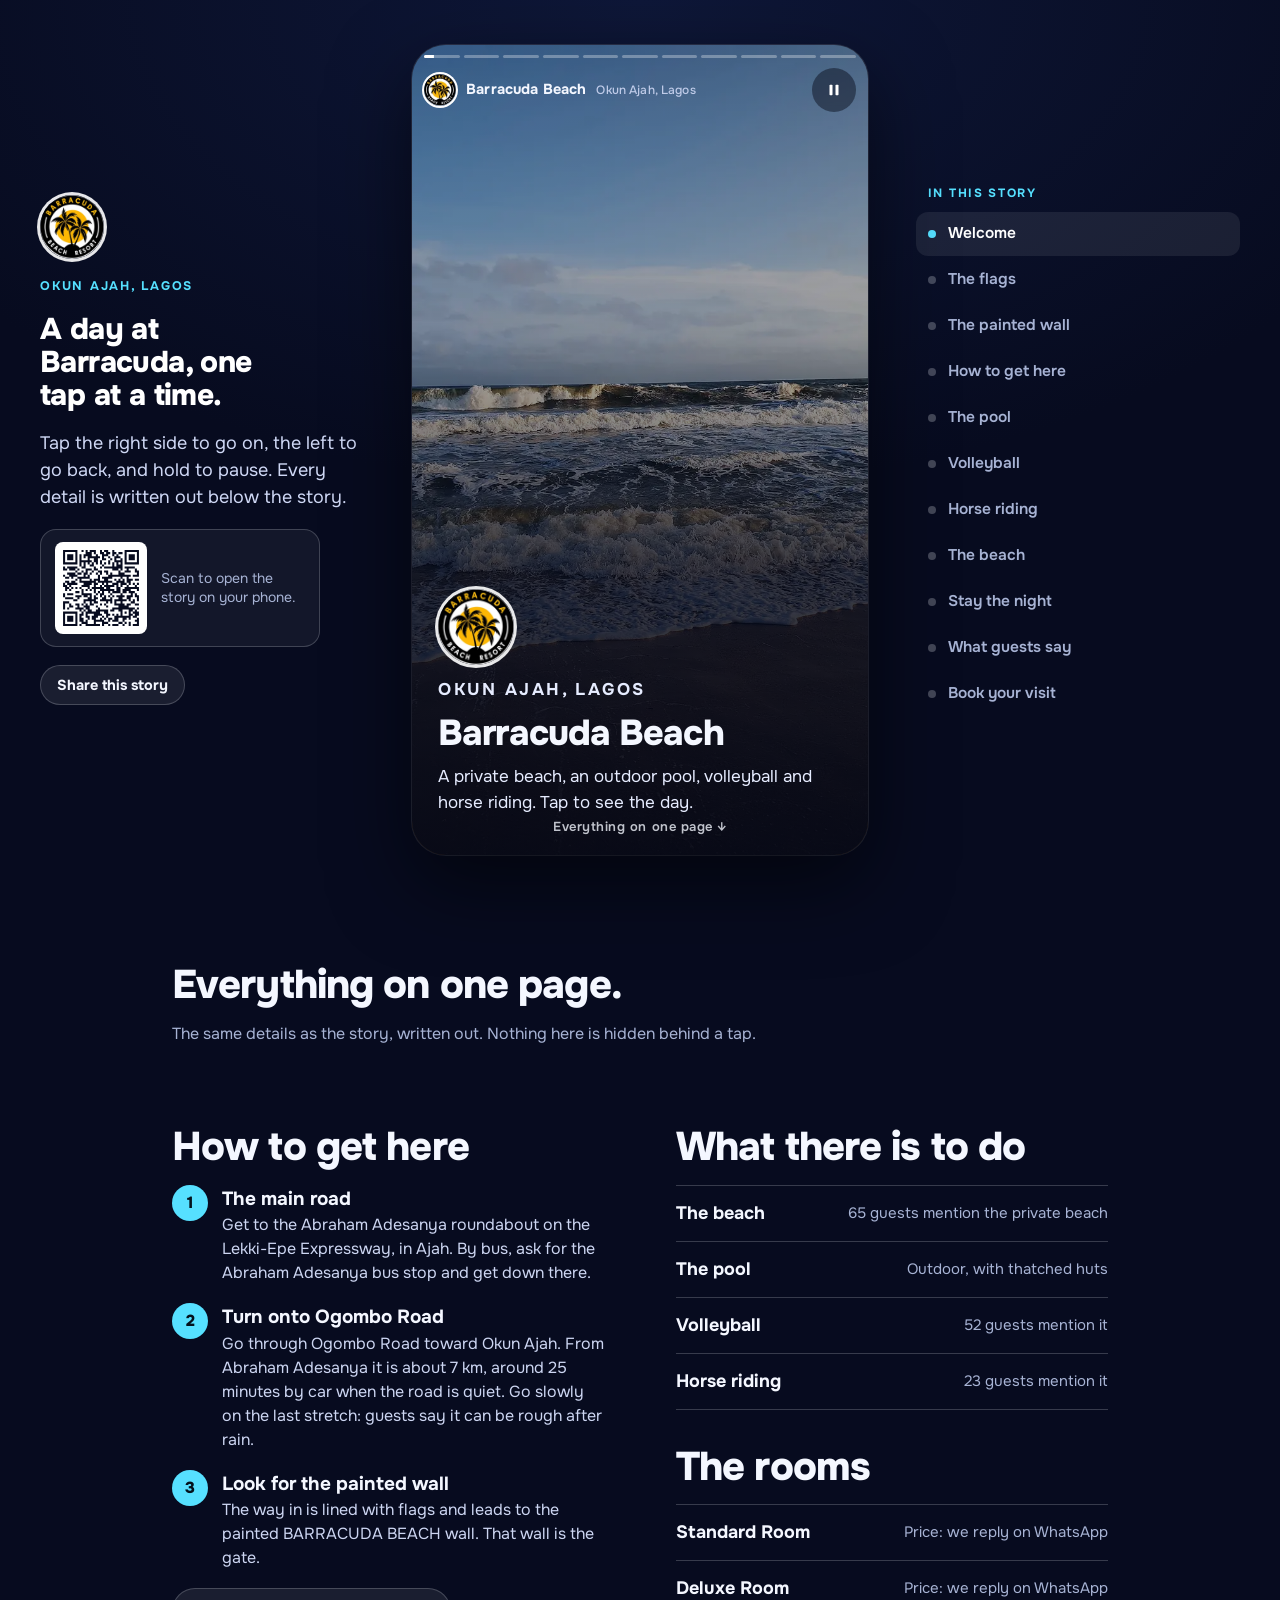
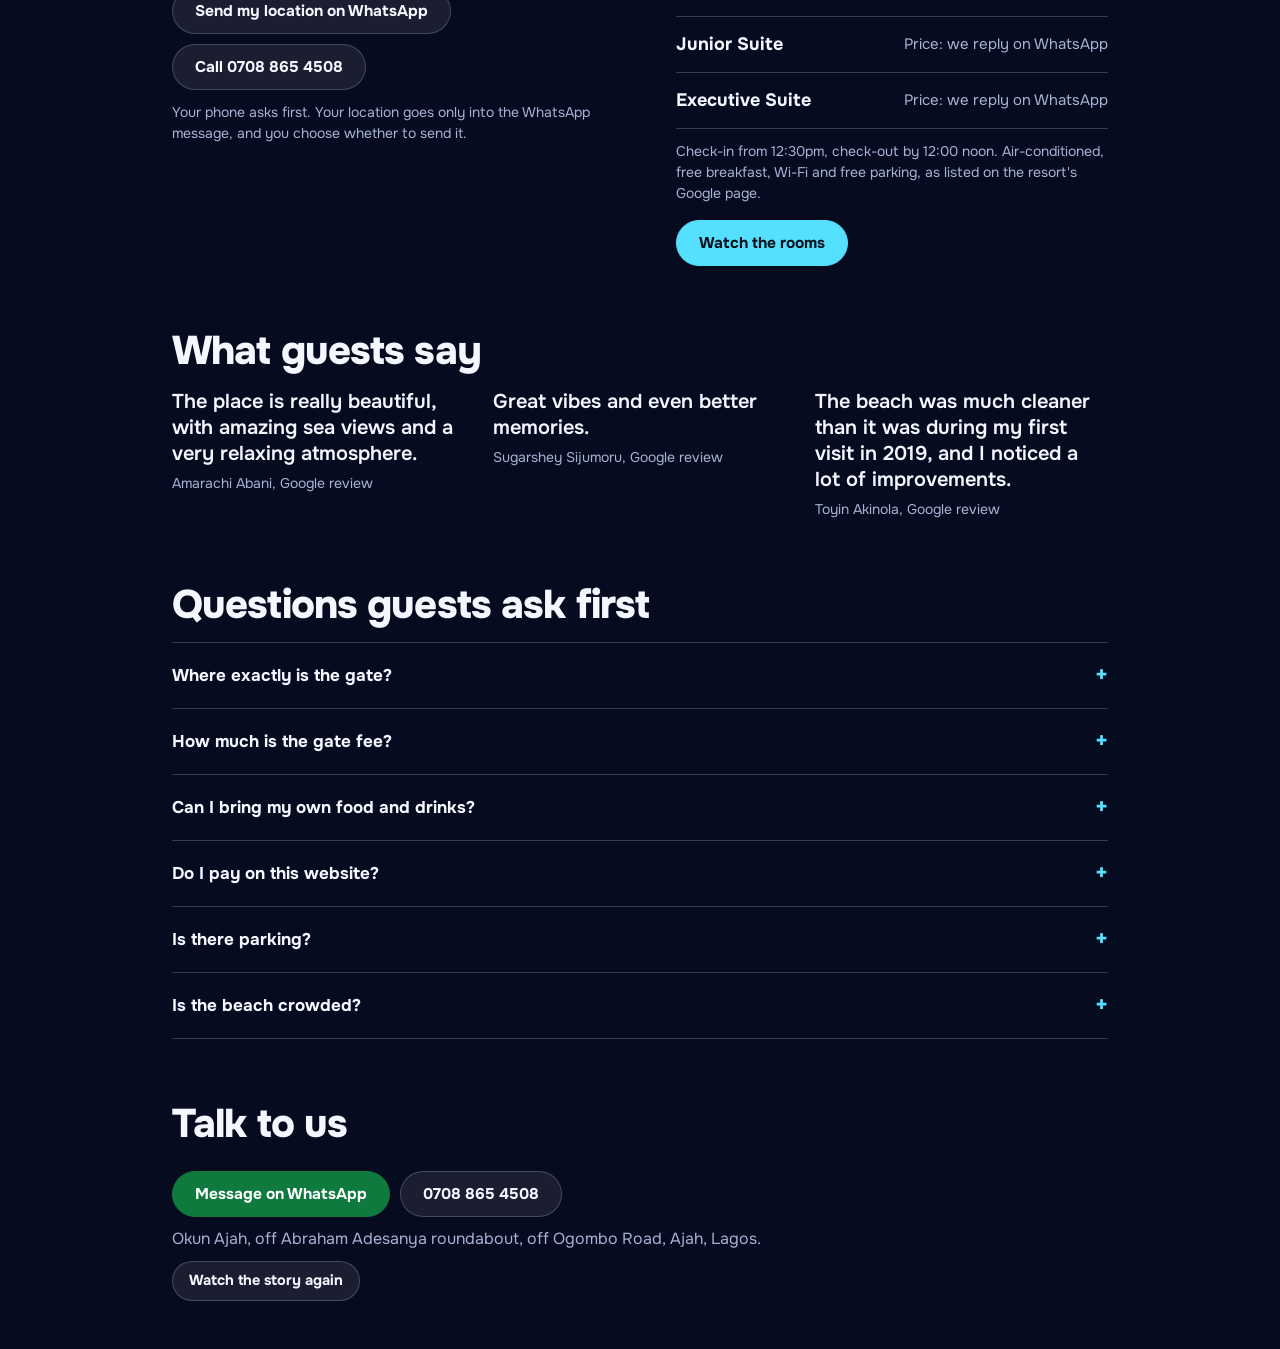
<file: concepts/status/index.html>
<!doctype html>
<html lang="en">
<head>
<meta charset="utf-8">
<meta name="viewport" content="width=device-width,initial-scale=1,viewport-fit=cover">
<meta name="robots" content="noindex,nofollow">
<meta name="theme-color" content="#070b1f">
<title>Barracuda Beach: the story | design concept 3</title>
<meta name="description" content="Design concept 3 for Barracuda Beach Resort, Okun Ajah, Lagos: a tap-through story like a WhatsApp status, with every detail below.">
<link rel="icon" href="../_shared/logo-barracuda-88.webp" type="image/webp">
<link rel="preload" href="../_shared/fonts/onest.woff2" as="font" type="font/woff2" crossorigin>
<script>document.documentElement.classList.add('js');try{var s=sessionStorage;if(/[?&]intro=1/.test(location.search)||!s.seen&&!location.hash)document.documentElement.classList.add('intro');s.seen=1}catch(e){}</script>
<link rel="stylesheet" href="../_shared/intro.css?v=202611010248">
<style>
@font-face{font-family:Onest;src:url(../_shared/fonts/onest.woff2) format("woff2");font-weight:100 900;font-display:swap}
:root{--bg:#070b1f;--bg2:#0e1633;--ink:#f4f7ff;--mut:#a7b3d4;--cy:#56e0ff;--line:rgba(244,247,255,.2);--r:22px;--intro-bg:#070b1f;--intro-rgb:7,11,31;--intro-ring:#56e0ff}
*{box-sizing:border-box;margin:0}
html{background:var(--bg);color:var(--ink);-webkit-text-size-adjust:100%}
body{font:400 16px/1.5 Onest,system-ui,sans-serif;overflow-x:hidden;background:var(--bg)}
img{display:block;max-width:100%;height:auto}
button,input{font:inherit;color:inherit}
a{color:inherit}
:focus-visible{outline:2px solid var(--cy);outline-offset:3px}
.sr{position:absolute;width:1px;height:1px;overflow:hidden;clip:rect(0 0 0 0)}
.btn{display:inline-flex;align-items:center;justify-content:center;gap:8px;min-height:46px;padding:0 22px;border-radius:999px;border:1px solid var(--line);background:rgba(244,247,255,.08);font-weight:700;font-size:15.5px;text-decoration:none;cursor:pointer}
.btn:hover{background:rgba(244,247,255,.16)}
.btn.cy{background:var(--cy);border-color:var(--cy);color:#04121c}
.btn.cy:hover{background:#8aeaff}
.btn.wa{background:#0e7a3e;border-color:#0e7a3e;color:#fff}
.btn.sm{min-height:40px;padding:0 16px;font-size:14.5px}

#intro .il{border-radius:50%;box-shadow:0 0 0 4px rgba(255,255,255,.9)}
/* the stage */
.stage{position:relative;width:100%;height:100vh;height:100svh;background:#000;overflow:hidden;outline:0;touch-action:pan-y}
.js .slide{position:absolute;inset:0;opacity:0;visibility:hidden;transition:opacity .45s ease,visibility 0s .45s}
.js .slide.on{opacity:1;visibility:visible;transition:opacity .45s ease}
.slide .bg,.slide .bg img{position:absolute;inset:0;width:100%;height:100%;object-fit:cover}
.js .slide .bg img{transform:scale(1.08);transition:transform 7s ease-out}
.js .slide.on .bg img{transform:scale(1)}
.slide::after{content:"";position:absolute;inset:0;background:linear-gradient(to top,rgba(5,8,22,.94) 0,rgba(5,8,22,.78) 36%,rgba(5,8,22,.28) 64%,rgba(5,8,22,.45) 100%);pointer-events:none}
.slide.flat{background:var(--bg2)}
.slide.flat::after{display:none}
.cap{position:absolute;z-index:3;left:0;right:0;bottom:0;padding:22px 22px calc(54px + env(safe-area-inset-bottom));display:flex;flex-direction:column;gap:12px;pointer-events:none;max-height:100%;overflow-y:auto}
.cap a,.cap button,.cap input,.cap details,.cap summary,.cap .pa{pointer-events:auto}
.slide.inter .cap{pointer-events:auto}
.kick{font-size:12.5px;font-weight:700;letter-spacing:.14em;text-transform:uppercase;color:var(--cy)}
h1{font-size:clamp(32px,8.6vw,36px);line-height:1.04;font-weight:800;letter-spacing:-.025em}
h2{font-size:clamp(27px,7.4vw,30px);line-height:1.06;font-weight:800;letter-spacing:-.022em}
.cap p{font-size:17px;color:#e6ecff;max-width:34ch}
.cap .small{font-size:14px;color:var(--mut)}
.cap .warn{font-size:14px}
.cap .big{font-size:46px;line-height:1;font-weight:800;letter-spacing:-.03em}
.logo{width:76px;height:76px;border-radius:50%;box-shadow:0 0 0 3px rgba(255,255,255,.9)}
.acts{display:flex;flex-wrap:wrap;gap:10px}
/* tap zones */
.tap{position:absolute;top:84px;bottom:0;z-index:2;border:0;background:none;cursor:pointer;-webkit-tap-highlight-color:transparent}
.tap.p{left:0;width:30%}.tap.n{right:0;width:70%}
/* chrome */
.chrome{position:absolute;z-index:6;top:0;left:0;right:0;padding:calc(10px + env(safe-area-inset-top)) 12px 0;pointer-events:none}
.bars{display:flex;gap:4px}
.bars i{position:relative;flex:1;height:3px;border-radius:2px;background:rgba(255,255,255,.3);overflow:hidden}
.bars i::after{content:"";position:absolute;inset:0;background:#fff;transform-origin:left;transform:scaleX(var(--p,0))}
.who{display:flex;align-items:center;justify-content:space-between;gap:10px;margin-top:10px;pointer-events:auto}
.who .nm{display:flex;align-items:center;gap:10px;font-weight:700;font-size:14.5px;letter-spacing:.01em}
.who .nm img{width:32px;height:32px;border-radius:50%;box-shadow:0 0 0 2px #fff}
.who .nm small{display:block;font-weight:500;font-size:12px;color:#d6defa;opacity:.85}
.ctl{display:flex;gap:6px}
.ctl button{min-width:44px;min-height:44px;border:0;border-radius:50%;background:rgba(5,8,22,.45);backdrop-filter:blur(4px);cursor:pointer;display:grid;place-items:center}
.ctl svg{width:18px;height:18px}
.more{position:absolute;z-index:6;left:0;right:0;bottom:calc(6px + env(safe-area-inset-bottom));text-align:center;pointer-events:none}
.more button{pointer-events:auto;min-height:44px;padding:0 14px;background:none;border:0;color:rgba(244,247,255,.78);font-size:13px;font-weight:600;letter-spacing:.04em;cursor:pointer}

/* route slide */
.steps{list-style:none;padding:0;display:grid;gap:12px}
.steps li{display:grid;grid-template-columns:30px 1fr;gap:12px}
.steps .n{width:30px;height:30px;border-radius:50%;background:var(--cy);color:#04121c;font-weight:800;display:grid;place-items:center;font-size:14px}
.steps b{font-size:17px;display:block;line-height:1.25}
.steps span{font-size:14.5px;color:#d3dcf5;line-height:1.4;display:block;margin-top:2px}
.say{display:flex;align-items:center;gap:10px;flex-wrap:wrap;padding:9px 12px;border:1px dashed var(--line);border-radius:12px;font-size:14px}
.say q{quotes:none;flex:1 1 160px}
.warn{padding:10px 12px;border-left:3px solid var(--cy);background:rgba(86,224,255,.09);border-radius:0 10px 10px 0;font-size:14px;color:#e1e8ff}

/* book slide */
.form{display:grid;gap:10px}
.seg{display:flex;border:1px solid var(--line);border-radius:999px;padding:3px;gap:3px}
.seg label{flex:1;text-align:center}
.seg input{position:absolute;opacity:0;pointer-events:none}
.seg span{display:block;padding:8px 4px;border-radius:999px;font-weight:700;font-size:14px;cursor:pointer}
.seg input:checked+span{background:#fff;color:#070b1f}
.seg input:focus-visible+span{outline:2px solid var(--cy);outline-offset:2px}
.g2{display:grid;grid-template-columns:1fr 1fr;gap:8px}
.f{display:grid;gap:3px}
.f label{font-size:12px;font-weight:700;color:var(--mut);letter-spacing:.04em}
.f input{min-height:44px;padding:0 12px;border-radius:12px;border:1px solid var(--line);background:rgba(244,247,255,.09);color:#fff;width:100%}
.f input::placeholder{color:#8a97bd}
.f.full{grid-column:1/-1}
.only-room,.only-event{display:none}
.form[data-kind=room] .only-room,.form[data-kind=event] .only-event{display:grid}
.err{min-height:18px;color:#ffb3b3;font-size:13.5px}

/* video dialog */
dialog{border:0;padding:0;background:transparent;max-width:min(96vw,900px);width:100%;color:#fff}
dialog::backdrop{background:rgba(2,4,14,.86)}
.vwrap{display:grid;gap:12px;padding:12px}
.vbox{position:relative;aspect-ratio:16/9;background:#000;border-radius:14px;overflow:hidden}
.vbox iframe{position:absolute;inset:0;width:100%;height:100%;border:0}
.vbox .hint{position:absolute;inset:0;display:grid;place-items:center;font-weight:700;text-align:center;padding:10px;color:#cfd8f5}
.vrow{display:flex;flex-wrap:wrap;gap:8px;align-items:center}
.vrow button{min-height:40px;padding:0 14px;border-radius:999px;border:1px solid var(--line);background:rgba(244,247,255,.08);font-weight:700;cursor:pointer}
.vrow button[aria-pressed=true]{background:var(--cy);border-color:var(--cy);color:#04121c}
.vrow .x{margin-left:auto}

/* side columns: desktop only */
.side,.chap{display:none}
.chap button{background:none;border:0;color:var(--mut)}

/* the details under the story */
.details{background:var(--bg);padding:64px 0 calc(48px + env(safe-area-inset-bottom))}
.dw{max-width:980px;margin:0 auto;padding:0 22px;display:grid;gap:56px}
.details h2{font-size:clamp(27px,6vw,40px);margin-bottom:16px}
.details .sub{color:var(--mut);max-width:60ch;margin-bottom:16px}
.dsteps{list-style:none;padding:0;display:grid;gap:18px;counter-reset:s}
.dsteps li{display:grid;grid-template-columns:36px 1fr;gap:14px}
.dsteps .n{width:36px;height:36px;border-radius:50%;background:var(--cy);color:#04121c;font-weight:800;display:grid;place-items:center}
.dsteps b{font-size:19px;display:block}
.dsteps p{color:#cdd6f2;max-width:60ch}
.lst{display:grid;gap:0;border-top:1px solid var(--line)}
.lst div{display:flex;justify-content:space-between;gap:16px;padding:14px 0;border-bottom:1px solid var(--line);align-items:center}
.lst b{font-size:18px}
.lst span{color:var(--mut);font-size:15px;text-align:right}
.rev{display:grid;gap:18px}
.rev blockquote{font-size:20px;line-height:1.3;font-weight:600;max-width:34ch}
.rev cite{display:block;font-style:normal;color:var(--mut);font-size:14px;margin-top:6px}
.faq details{border-top:1px solid var(--line)}
.faq details:last-child{border-bottom:1px solid var(--line)}
.faq summary{list-style:none;cursor:pointer;padding:16px 0;font-weight:700;font-size:17px;display:flex;justify-content:space-between;gap:16px;min-height:56px;align-items:center}
.faq summary::-webkit-details-marker{display:none}
.faq summary::after{content:"+";font-size:22px;color:var(--cy);flex:none}
.faq details[open] summary::after{content:"\2212"}
.faq p{padding:0 0 16px;color:#cdd6f2;max-width:60ch}
.contact{display:flex;flex-wrap:wrap;gap:10px;align-items:center}
.contact p{width:100%;color:var(--mut)}

@media (min-width:900px){
  body{background:var(--bg) radial-gradient(1200px 700px at 50% 0,#0e1738 0,var(--bg) 70%)}
  .top-d{display:grid;grid-template-columns:minmax(260px,1fr) auto minmax(260px,1fr);gap:48px;align-items:center;justify-content:center;min-height:100vh;min-height:100svh;padding:28px 40px}
  .stage{width:auto;height:min(90vh,900px);height:min(90svh,900px);aspect-ratio:9/16;border-radius:34px;box-shadow:0 30px 80px rgba(0,0,0,.55),0 0 0 1px rgba(255,255,255,.12)}
  .tap{top:92px}
  .side{display:grid;gap:18px;align-content:center;justify-items:start}
  .side .logo{width:64px;height:64px}
  .side h1{font-size:clamp(40px,4vw,56px);max-width:10ch}
  .side p{color:#cfd8f5;font-size:18px;max-width:30ch}
  .qr{display:flex;gap:14px;align-items:center;padding:12px 14px;border:1px solid var(--line);border-radius:16px;background:rgba(244,247,255,.05)}
  .qr img{width:92px;height:92px;border-radius:8px;background:#fff;padding:6px}
  .qr span{font-size:14px;color:var(--mut);max-width:16ch;line-height:1.35}
  .chap{display:grid;gap:2px;list-style:none;padding:0;align-content:center;justify-items:stretch}
  .chap button{width:100%;text-align:left;display:flex;align-items:center;gap:12px;min-height:44px;padding:0 12px;border:0;border-radius:12px;background:none;cursor:pointer;color:var(--mut);font-weight:600;font-size:15.5px}
  .chap button::before{content:"";width:8px;height:8px;border-radius:50%;background:rgba(244,247,255,.25);flex:none}
  .chap button.on{color:#fff;background:rgba(244,247,255,.08)}
  .chap button.on::before{background:var(--cy)}
  .chap button:hover{color:#fff}
  .chap .h{font-size:12px;letter-spacing:.14em;text-transform:uppercase;color:var(--cy);font-weight:700;padding:0 12px 8px}
  .cap{padding:26px 26px 40px}
  .dw{grid-template-columns:1fr 1fr;gap:64px 72px}
  .dw .wide{grid-column:1/-1}
  .rev{grid-template-columns:repeat(3,1fr);gap:28px}
}
@media (prefers-reduced-motion:reduce){.js .slide,.js .slide.on{transition:none}.js .slide .bg img,.js .slide.on .bg img{transition:none;transform:none}}
@media (forced-colors:active){.slide::after{display:none}.cap{background:Canvas}}
</style>
</head>
<body>
<div id="intro"><button type="button" class="iskip">Skip</button><div class="ib" aria-hidden="true"><img class="il" src="../_shared/logo-barracuda-640.webp" width="640" height="640" alt=""></div></div>
<script>(function(){var d=document,h=d.documentElement,o=d.getElementById("intro");function end(){if(!h.classList.contains("intro"))return;h.classList.remove("intro");var f=o.contains(d.activeElement);o.remove();if(f){var t=d.querySelector("h1");if(t){t.tabIndex=-1;t.focus({preventScroll:true})}}window.dispatchEvent(new Event("introdone"))}if(!h.classList.contains("intro")){o.remove();return}if(getComputedStyle(o).animationName==="none"){end();return}o.addEventListener("animationend",function(e){if(e.target===o)end()});o.addEventListener("click",end);d.addEventListener("keydown",end);setTimeout(end,4500)})()</script>

<div class="top-d">

<aside class="side" aria-label="About this page">
  <img class="logo" src="../_shared/logo-barracuda-320.webp" width="64" height="64" alt="Barracuda Beach Resort logo">
  <p class="kick" style="font-size:12.5px;font-weight:700;letter-spacing:.14em;text-transform:uppercase;color:var(--cy)">Okun Ajah, Lagos</p>
  <p style="font-size:30px;font-weight:800;line-height:1.1;letter-spacing:-.02em;color:#fff;max-width:12ch">A day at Barracuda, one tap at a time.</p>
  <p>Tap the right side to go on, the left to go back, and hold to pause. Every detail is written out below the story.</p>
  <div class="qr"><img src="qr-status.svg" width="92" height="92" alt="QR code to open this page on your phone"><span>Scan to open the story on your phone.</span></div>
  <button type="button" class="btn sm" id="share">Share this story</button>
</aside>

<div class="stage" id="stage" tabindex="0" role="region" aria-roledescription="story" aria-label="Barracuda Beach story. Tap the right side for the next slide, the left side to go back, hold to pause.">
  <div class="chrome">
    <div class="bars" id="bars" aria-hidden="true"></div>
    <div class="who"><span class="nm"><img src="../_shared/logo-barracuda-88.webp" width="32" height="32" alt="">Barracuda Beach<small>Okun Ajah, Lagos</small></span>
      <span class="ctl"><button type="button" id="pause" aria-label="Pause the story"><svg viewBox="0 0 24 24" fill="#fff"><rect x="6" y="5" width="4" height="14" rx="1"/><rect x="14" y="5" width="4" height="14" rx="1"/></svg></button></span></div>
  </div>

  <section class="slide on" data-ms="5200" aria-label="Welcome">
    <div class="bg"><img src="img/s-sea-1050.webp" srcset="img/s-sea-720.webp 720w, img/s-sea-1050.webp 1050w" sizes="(min-width:900px) 40vw, 100vw" width="1050" height="1866" alt="" fetchpriority="high" decoding="async"></div>
    <div class="cap">
      <img class="logo" src="../_shared/logo-barracuda-320.webp" width="76" height="76" alt="">
      <p class="kick">Okun Ajah, Lagos</p>
      <h1>Barracuda Beach</h1>
      <p>A private beach, an outdoor pool, volleyball and horse riding. Tap to see the day.</p>
    </div>
  </section>

  <section class="slide" data-ms="5200" aria-label="The flags">
    <div class="bg"><img src="img/s-flags-455.webp" srcset="img/s-flags-455.webp 455w" sizes="(min-width:900px) 40vw, 100vw" width="455" height="808" alt="The way in, lined with flags" loading="lazy" decoding="async"></div>
    <div class="cap"><p class="kick">Is this the right beach?</p><h2>Look for the flags.</h2><p>The way in is lined with flags. Keep going.</p></div>
  </section>

  <section class="slide" data-ms="5600" aria-label="The painted wall">
    <div class="bg"><img src="img/s-sign-443.webp" srcset="img/s-sign-443.webp 443w" sizes="(min-width:900px) 40vw, 100vw" width="443" height="787" alt="The painted BARRACUDA BEACH sign above the entrance" loading="lazy" decoding="async"></div>
    <div class="cap"><p class="kick">Then the wall</p><h2>The painted wall is the gate.</h2><p>If you can see this, you are at the right beach. The gate fee: message us and we reply with the fee for your day.</p></div>
  </section>

  <section class="slide flat inter" data-ms="15000" aria-label="How to get here">
    <div class="cap">
      <p class="kick">Getting here</p>
      <h2>Three steps from the main road.</h2>
      <ol class="steps">
        <li><span class="n">1</span><div><b>The main road</b><span>Get to the Abraham Adesanya roundabout on the Lekki-Epe Expressway, in Ajah. By bus, ask for the Abraham Adesanya bus stop and get down there.</span></div></li>
        <li><span class="n">2</span><div><b>Turn onto Ogombo Road</b><span>About 7 km to Okun Ajah, around 25 minutes by car when the road is quiet.</span></div></li>
        <li><span class="n">3</span><div><b>Look for the painted wall</b><span>The way in is lined with flags and leads to the painted BARRACUDA BEACH wall.</span></div></li>
      </ol>
      <div class="say"><q>Barracuda Beach, Okun Ajah, through Ogombo Road</q><button type="button" class="btn sm" data-copy="Barracuda Beach, Okun Ajah, through Ogombo Road">Copy</button></div>
      <p class="warn">Google Maps can send you to another beach on this road. A beach with another name is not Barracuda.</p>
    </div>
  </section>

  <section class="slide" data-ms="5200" aria-label="The pool">
    <div class="bg"><img src="img/s-pool-590.webp" srcset="img/s-pool-590.webp 590w" sizes="(min-width:900px) 40vw, 100vw" width="590" height="1048" alt="The outdoor pool with a gold rail, palm trees and thatched huts" loading="lazy" decoding="async"></div>
    <div class="cap"><p class="kick">12:00</p><h2>Cool off.</h2><p>An outdoor pool, with palm trees and thatched huts around it.</p></div>
  </section>

  <section class="slide" data-ms="5200" aria-label="Volleyball">
    <div class="bg"><img src="img/s-courts-435.webp" srcset="img/s-courts-435.webp 435w" sizes="(min-width:900px) 40vw, 100vw" width="435" height="773" alt="A sand volleyball court beside the coloured resort buildings" loading="lazy" decoding="async"></div>
    <div class="cap"><p class="kick">2:00</p><h2>Game on the sand.</h2><p>A sand court beside the coloured buildings. 52 guests mention volleyball on Google.</p></div>
  </section>

  <section class="slide" data-ms="5200" aria-label="Horse riding">
    <div class="bg"><img src="img/s-horse-590.webp" srcset="img/s-horse-590.webp 590w" sizes="(min-width:900px) 40vw, 100vw" width="590" height="1048" alt="A horse and riders at the water's edge on the beach" loading="lazy" decoding="async"></div>
    <div class="cap"><p class="kick">4:00</p><h2>Ride the shoreline.</h2><p>Guests ride along the beach, at the water's edge. 23 guests mention horse riding on Google.</p></div>
  </section>

  <section class="slide" data-ms="5600" aria-label="The beach">
    <div class="bg"><img src="img/s-beach-443.webp" srcset="img/s-beach-443.webp 443w" sizes="(min-width:900px) 40vw, 100vw" width="443" height="787" alt="Palm trees on the beach with waves rolling in and a wooden bench on the sand" loading="lazy" decoding="async"></div>
    <div class="cap"><p class="kick">The beach</p><h2>A private beach.</h2><p>65 guests on Google mention the private beach, 45 say it is not crowded and 31 say it is clean. Busy days can differ, so ask when you send your request.</p></div>
  </section>

  <section class="slide inter" data-ms="12000" aria-label="Stay the night">
    <div class="bg"><img src="img/s-room-1050.webp" srcset="img/s-room-720.webp 720w, img/s-room-1050.webp 1050w" sizes="(min-width:900px) 40vw, 100vw" width="1050" height="1866" alt="A bedroom with a made bed, pillows, curtains and a window" loading="lazy" decoding="async"></div>
    <div class="cap"><p class="kick">6:00</p><h2>Stay the night.</h2><p>Check-in is from 12:30pm and check-out is by 12:00 noon. Air-conditioned, free breakfast, Wi-Fi and free parking, as listed on the resort's Google page.</p>
      <div class="acts"><button type="button" class="btn cy" data-open-video>Watch the rooms</button></div></div>
  </section>

  <section class="slide" data-ms="7000" aria-label="What guests say">
    <div class="bg"><img src="img/s-dusk-590.webp" srcset="img/s-dusk-590.webp 590w" sizes="(min-width:900px) 40vw, 100vw" width="590" height="1048" alt="The resort building at dusk behind palm trees" loading="lazy" decoding="async"></div>
    <div class="cap"><p class="kick">On Google</p><span class="big">4.2</span><p class="small">from 6,140 reviews</p><h2 style="font-size:24px;line-height:1.2;font-weight:700">&ldquo;The place is really beautiful, with amazing sea views and a very relaxing atmosphere.&rdquo;</h2><p class="small">Amarachi Abani, Google review</p></div>
  </section>

  <section class="slide flat inter" data-ms="0" aria-label="Book your visit">
    <div class="cap">
      <p class="kick">Your turn</p>
      <h2>Book your visit.</h2>
      <form class="form" data-kind="day" novalidate>
        <div class="seg" role="radiogroup" aria-label="What are you booking?">
          <label><input type="radio" name="kind" value="day" checked><span>Day visit</span></label>
          <label><input type="radio" name="kind" value="room"><span>Room</span></label>
          <label><input type="radio" name="kind" value="event"><span>Group</span></label>
        </div>
        <div class="g2">
          <div class="f full"><label for="b-date">Day you want to come</label><input id="b-date" name="date" type="date"></div>
          <div class="f"><label for="b-ad">Adults</label><input id="b-ad" name="adults" type="number" min="1" max="200" value="2" inputmode="numeric"></div>
          <div class="f"><label for="b-ch">Children</label><input id="b-ch" name="children" type="number" min="0" max="200" value="0" inputmode="numeric"></div>
          <div class="f full only-room"><label for="b-nt">How many nights?</label><input id="b-nt" name="nights" type="number" min="1" max="30" value="1" inputmode="numeric"></div>
          <div class="f full only-event"><label for="b-note">What you have in mind</label><input id="b-note" name="note" type="text" placeholder="For example: a birthday for 20 people"></div>
          <div class="f full"><label for="b-nm">Your name</label><input id="b-nm" name="name" type="text" autocomplete="name" placeholder="For example: Ada"></div>
        </div>
        <p class="err" role="alert"></p>
        <button class="btn wa" type="submit">Send on WhatsApp</button>
        <p class="small">This opens WhatsApp with your message ready to send. You do not pay on this website.</p>
      </form>
    </div>
  </section>

  <button type="button" class="tap p" id="tp" aria-label="Previous slide"></button>
  <button type="button" class="tap n" id="tn" aria-label="Next slide"></button>
  <div class="more"><button type="button" id="more">Everything on one page &darr;</button></div>
</div>

<nav aria-label="Story chapters" class="chap" id="chap"><p class="h">In this story</p></nav>
</div>

<dialog id="vd" aria-label="Room videos">
  <div class="vwrap">
    <div class="vbox" id="vbox"><div class="hint">Choose a room to watch the resort's own video</div></div>
    <div class="vrow" role="group" aria-label="Rooms">
      <button type="button" data-yt="E9F9NCl_I74" data-title="Standard Room" data-target="#vbox" aria-pressed="false">Standard Room</button>
      <button type="button" data-yt="k3T0BG5xiOs" data-title="Deluxe Room" data-target="#vbox" aria-pressed="false">Deluxe Room</button>
      <button type="button" data-yt="BMicKhN9Nto" data-title="Junior Suite" data-target="#vbox" aria-pressed="false">Junior Suite</button>
      <button type="button" data-yt="DG17_Bgub4o" data-title="Executive Suite" data-target="#vbox" aria-pressed="false">Executive Suite</button>
      <button type="button" class="x" id="vclose">Close</button>
    </div>
  </div>
</dialog>

<section class="details" id="details" aria-label="Everything on one page">
  <div class="dw">
    <div class="wide"><h2 id="alltop" tabindex="-1">Everything on one page.</h2><p class="sub">The same details as the story, written out. Nothing here is hidden behind a tap.</p></div>
    <div>
      <h2>How to get here</h2>
      <ol class="dsteps">
        <li><span class="n">1</span><div><b>The main road</b><p>Get to the Abraham Adesanya roundabout on the Lekki-Epe Expressway, in Ajah. By bus, ask for the Abraham Adesanya bus stop and get down there.</p></div></li>
        <li><span class="n">2</span><div><b>Turn onto Ogombo Road</b><p>Go through Ogombo Road toward Okun Ajah. From Abraham Adesanya it is about 7 km, around 25 minutes by car when the road is quiet. Go slowly on the last stretch: guests say it can be rough after rain.</p></div></li>
        <li><span class="n">3</span><div><b>Look for the painted wall</b><p>The way in is lined with flags and leads to the painted BARRACUDA BEACH wall. That wall is the gate.</p></div></li>
      </ol>
      <div class="acts" style="margin-top:18px"><button type="button" class="btn" data-loc>Send my location on WhatsApp</button><a class="btn" href="tel:07088654508">Call 0708 865 4508</a></div>
      <p class="sub" style="margin-top:12px;font-size:14px" data-loc-note>Your phone asks first. Your location goes only into the WhatsApp message, and you choose whether to send it.</p>
    </div>
    <div>
      <h2>What there is to do</h2>
      <div class="lst">
        <div><b>The beach</b><span>65 guests mention the private beach</span></div>
        <div><b>The pool</b><span>Outdoor, with thatched huts</span></div>
        <div><b>Volleyball</b><span>52 guests mention it</span></div>
        <div><b>Horse riding</b><span>23 guests mention it</span></div>
      </div>
      <h2 style="margin-top:36px">The rooms</h2>
      <div class="lst">
        <div><b>Standard Room</b><span>Price: we reply on WhatsApp</span></div>
        <div><b>Deluxe Room</b><span>Price: we reply on WhatsApp</span></div>
        <div><b>Junior Suite</b><span>Price: we reply on WhatsApp</span></div>
        <div><b>Executive Suite</b><span>Price: we reply on WhatsApp</span></div>
      </div>
      <p class="sub" style="margin-top:12px;font-size:14px">Check-in from 12:30pm, check-out by 12:00 noon. Air-conditioned, free breakfast, Wi-Fi and free parking, as listed on the resort's Google page.</p>
      <div class="acts"><button type="button" class="btn cy" data-open-video>Watch the rooms</button></div>
    </div>
    <div class="wide">
      <h2>What guests say</h2>
      <div class="rev">
        <figure><blockquote>The place is really beautiful, with amazing sea views and a very relaxing atmosphere.</blockquote><cite>Amarachi Abani, Google review</cite></figure>
        <figure><blockquote>Great vibes and even better memories.</blockquote><cite>Sugarshey Sijumoru, Google review</cite></figure>
        <figure><blockquote>The beach was much cleaner than it was during my first visit in 2019, and I noticed a lot of improvements.</blockquote><cite>Toyin Akinola, Google review</cite></figure>
      </div>
    </div>
    <div class="faq wide">
      <h2>Questions guests ask first</h2>
      <details><summary>Where exactly is the gate?</summary><p>Follow the three steps above. If Google Maps stops you at a beach with another name, you are not at Barracuda. Send us your location and we will guide you.</p></details>
      <details><summary>How much is the gate fee?</summary><p>Message us on WhatsApp and we reply with the fee for your day.</p></details>
      <details><summary>Can I bring my own food and drinks?</summary><p>Ask us when you message, and we tell you the rule.</p></details>
      <details><summary>Do I pay on this website?</summary><p>No. You send a request, we reply on WhatsApp and confirm the day. How you pay is agreed with the resort.</p></details>
      <details><summary>Is there parking?</summary><p>Free parking is listed on the resort's Google page.</p></details>
      <details><summary>Is the beach crowded?</summary><p>45 guests on Google say it is not crowded. Busy days can differ, so ask when you send your request.</p></details>
    </div>
    <div class="wide contact">
      <h2 style="width:100%">Talk to us</h2>
      <a class="btn wa" href="https://wa.me/2347088654508" data-wa="Hello Barracuda Beach Resort. I have a question.">Message on WhatsApp</a><a class="btn" href="tel:07088654508">0708 865 4508</a>
      <p>Okun Ajah, off Abraham Adesanya roundabout, off Ogombo Road, Ajah, Lagos.</p>
      <button type="button" class="btn sm" id="again">Watch the story again</button>
    </div>
  </div>
</section>

<script src="../_shared/core.js?v=202611010248"></script>
<script>
(function () {
  var stage = BB.qs('#stage'), slides = BB.qsa('.slide', stage), bars = BB.qs('#bars'), chap = BB.qs('#chap'), pauseBtn = BB.qs('#pause');
  var cur = 0, elapsed = 0, last = 0, paused = false, hold = false, heldMs = 0, auto = !BB.reduced, heldTimer = 0, userPaused = false, dlg = BB.qs('#vd');
  var names = slides.map(function (s) { return s.getAttribute('aria-label'); });
  slides.forEach(function (s, i) {
    bars.appendChild(document.createElement('i'));
    s.setAttribute('role', 'group'); s.setAttribute('aria-roledescription', 'slide');
    var b = document.createElement('button'); b.type = 'button'; b.textContent = names[i];
    b.addEventListener('click', function () { show(i); });
    chap.appendChild(b);
  });
  var barEls = BB.qsa('i', bars), chapEls = BB.qsa('button', chap);

  function show(i) {
    cur = Math.max(0, Math.min(slides.length - 1, i)); elapsed = 0;
    slides.forEach(function (s, j) {
      var on = j === cur;
      s.classList.toggle('on', on);
      if (on) { s.removeAttribute('aria-hidden'); } else { s.setAttribute('aria-hidden', 'true'); }
      s.querySelectorAll('a,button,input,summary').forEach(function (el) { if (on) { el.removeAttribute('tabindex'); } else { el.setAttribute('tabindex', '-1'); } });
    });
    barEls.forEach(function (b, j) { b.style.setProperty('--p', j < cur ? 1 : 0); });
    chapEls.forEach(function (b, j) { b.classList.toggle('on', j === cur); });
    stage.setAttribute('aria-label', 'Barracuda Beach story, slide ' + (cur + 1) + ' of ' + slides.length + ': ' + names[cur]);
  }
  function next() { if (cur < slides.length - 1) show(cur + 1); }
  function prev() { if (elapsed > 1200 || cur === 0) { show(cur); } else { show(cur - 1); } }

  function dur() { return Number(slides[cur].dataset.ms) || 0; }
  function tick(ts) {
    var dt = last ? Math.min(100, ts - last) : 0; last = ts;
    var d = dur();
    if (auto && !paused && !hold && !userPaused && d > 0 && !document.hidden && !dlg.open) {
      elapsed += dt;
      barEls[cur].style.setProperty('--p', Math.min(1, elapsed / d));
      if (elapsed >= d) next();
    }
    requestAnimationFrame(tick);
  }
  function setPaused(p) {
    userPaused = p;
    pauseBtn.setAttribute('aria-label', p ? 'Play the story' : 'Pause the story');
    pauseBtn.innerHTML = p ? '<svg viewBox="0 0 24 24" fill="#fff"><path d="M8 5v14l11-7z"/></svg>' : '<svg viewBox="0 0 24 24" fill="#fff"><rect x="6" y="5" width="4" height="14" rx="1"/><rect x="14" y="5" width="4" height="14" rx="1"/></svg>';
  }
  pauseBtn.addEventListener('click', function () { setPaused(!userPaused); });
  if (!auto) { pauseBtn.style.display = 'none'; barEls.forEach(function (b) { b.style.setProperty('--p', 0); }); }

  /* tap zones, press and hold to pause */
  function down() { heldMs = Date.now(); clearTimeout(heldTimer); heldTimer = setTimeout(function () { hold = true; }, 240); }
  function up() { clearTimeout(heldTimer); hold = false; }
  ['tp', 'tn'].forEach(function (id) {
    var el = BB.qs('#' + id);
    el.addEventListener('pointerdown', down); el.addEventListener('pointerup', up); el.addEventListener('pointercancel', up); el.addEventListener('pointerleave', up);
    el.addEventListener('click', function () { if (Date.now() - heldMs > 260) return; if (id === 'tn') { next(); } else { prev(); } });
  });
  stage.addEventListener('keydown', function (e) {
    if (e.target.closest('input,textarea,summary')) return;
    if (e.key === 'ArrowRight') { e.preventDefault(); next(); }
    if (e.key === 'ArrowLeft') { e.preventDefault(); prev(); }
    if (e.key === ' ' && e.target === stage) { e.preventDefault(); setPaused(!userPaused); }
  });
  /* a slide with a form or a link stops the clock while it is being used */
  stage.addEventListener('focusin', function (e) { if (e.target.closest('.inter')) paused = true; });
  stage.addEventListener('focusout', function () { paused = false; });

  BB.qs('#more').addEventListener('click', function () { BB.qs('#alltop').focus({ preventScroll: true }); BB.qs('#details').scrollIntoView({ block: 'start' }); });
  BB.qs('#again').addEventListener('click', function () { window.scrollTo(0, 0); show(0); stage.focus({ preventScroll: true }); });
  BB.share(BB.qs('#share'), location.href.split('?')[0], 'Barracuda Beach Resort, Okun Ajah');

  /* the room videos */
  BB.qsa('[data-open-video]').forEach(function (b) { b.addEventListener('click', function () { if (dlg.showModal) { dlg.showModal(); } }); });
  BB.qs('#vclose').addEventListener('click', function () { dlg.close(); BB.qs('#vbox').innerHTML = '<div class="hint">Choose a room to watch the resort\'s own video</div>'; BB.qsa('.vrow [data-yt]').forEach(function (x) { x.setAttribute('aria-pressed', 'false'); }); });
  dlg.addEventListener('close', function () { BB.qs('#vbox').innerHTML = '<div class="hint">Choose a room to watch the resort\'s own video</div>'; });

  /* booking */
  var form = BB.qs('.form'), err = BB.qs('.err', form);
  BB.qsa('input[name=kind]', form).forEach(function (r) { r.addEventListener('change', function () { form.dataset.kind = r.value; err.textContent = ''; }); });
  form.addEventListener('submit', function (e) {
    e.preventDefault();
    var f = new FormData(form), o = {}; f.forEach(function (v, k) { o[k] = v; });
    if (!o.date) { err.textContent = 'Please pick the day you want to come.'; BB.qs('#b-date').focus(); return; }
    if (!(Number(o.adults) >= 1)) { err.textContent = 'Please say how many adults.'; return; }
    err.textContent = ''; BB.send(BB.msg(o.kind, o));
  });

  show(0);
  BB.ready(function () { last = 0; requestAnimationFrame(tick); });
})();
</script>
</body>
</html>
</file>
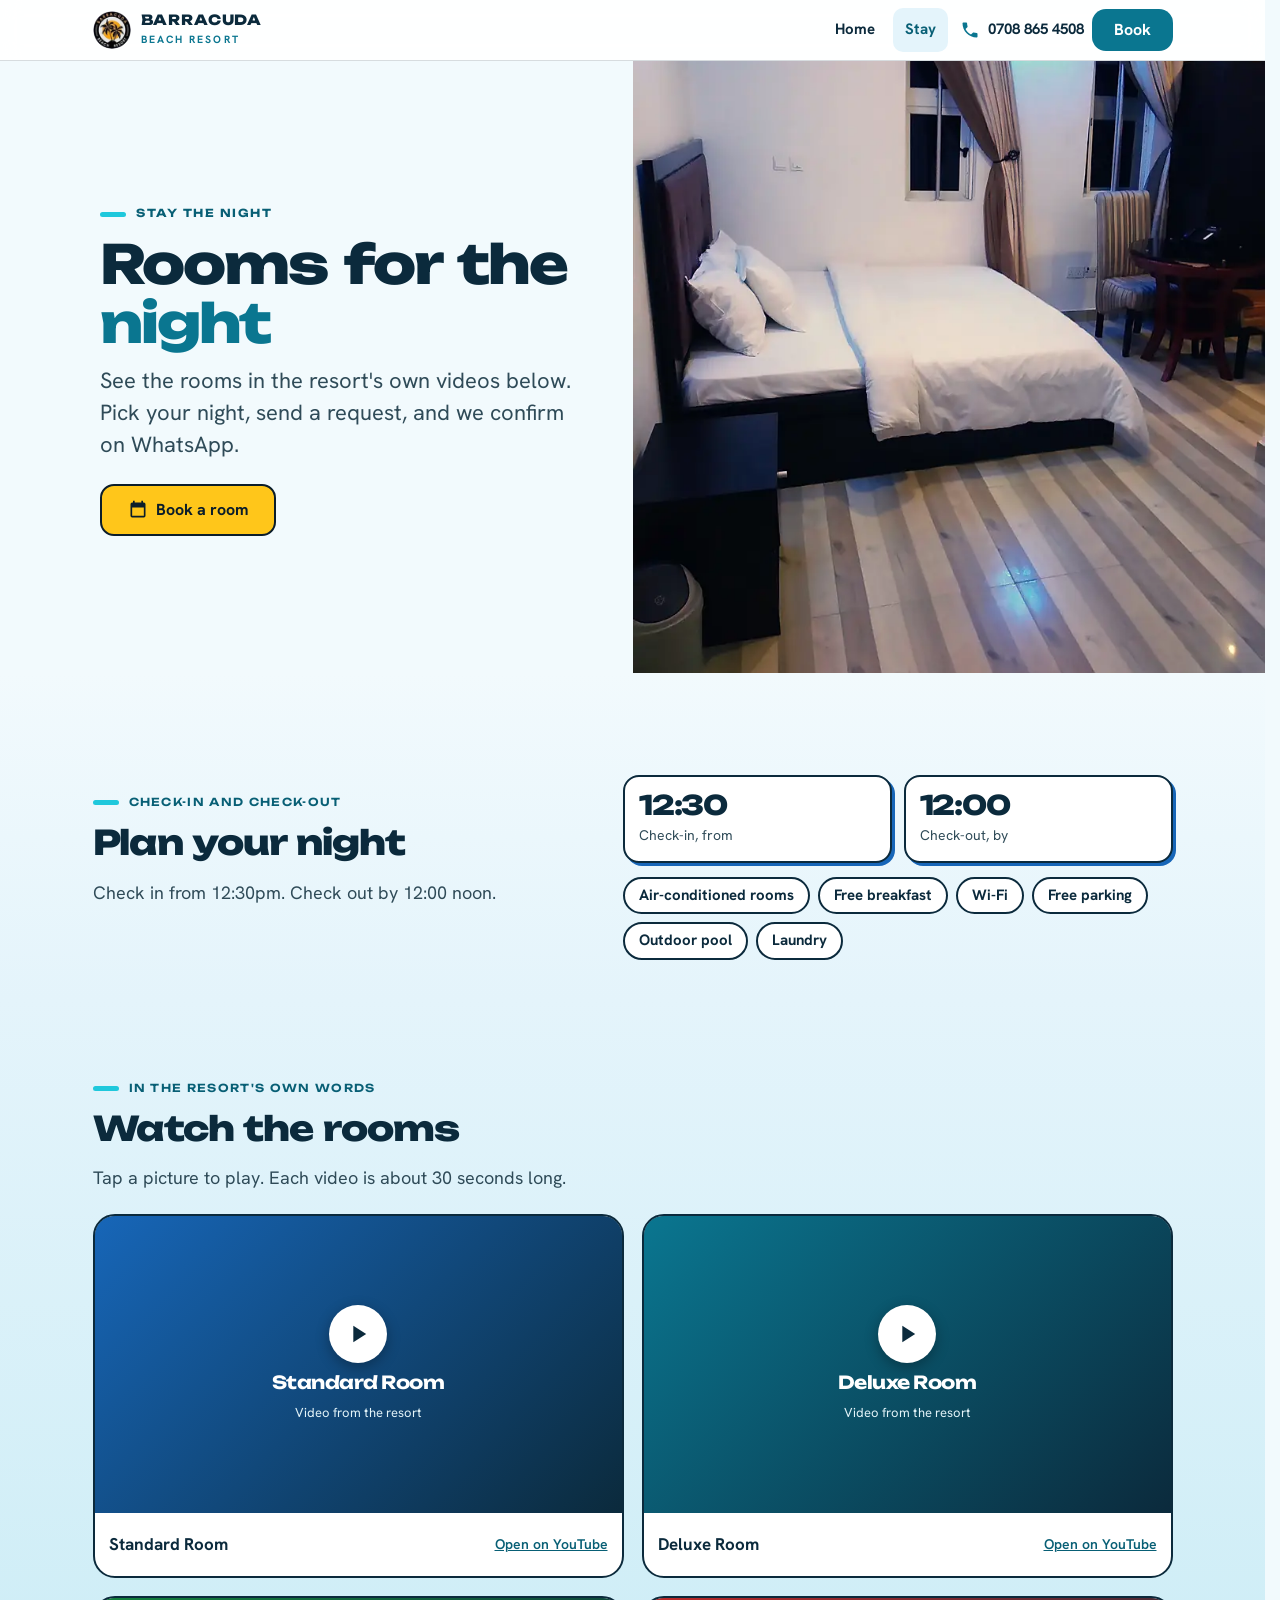
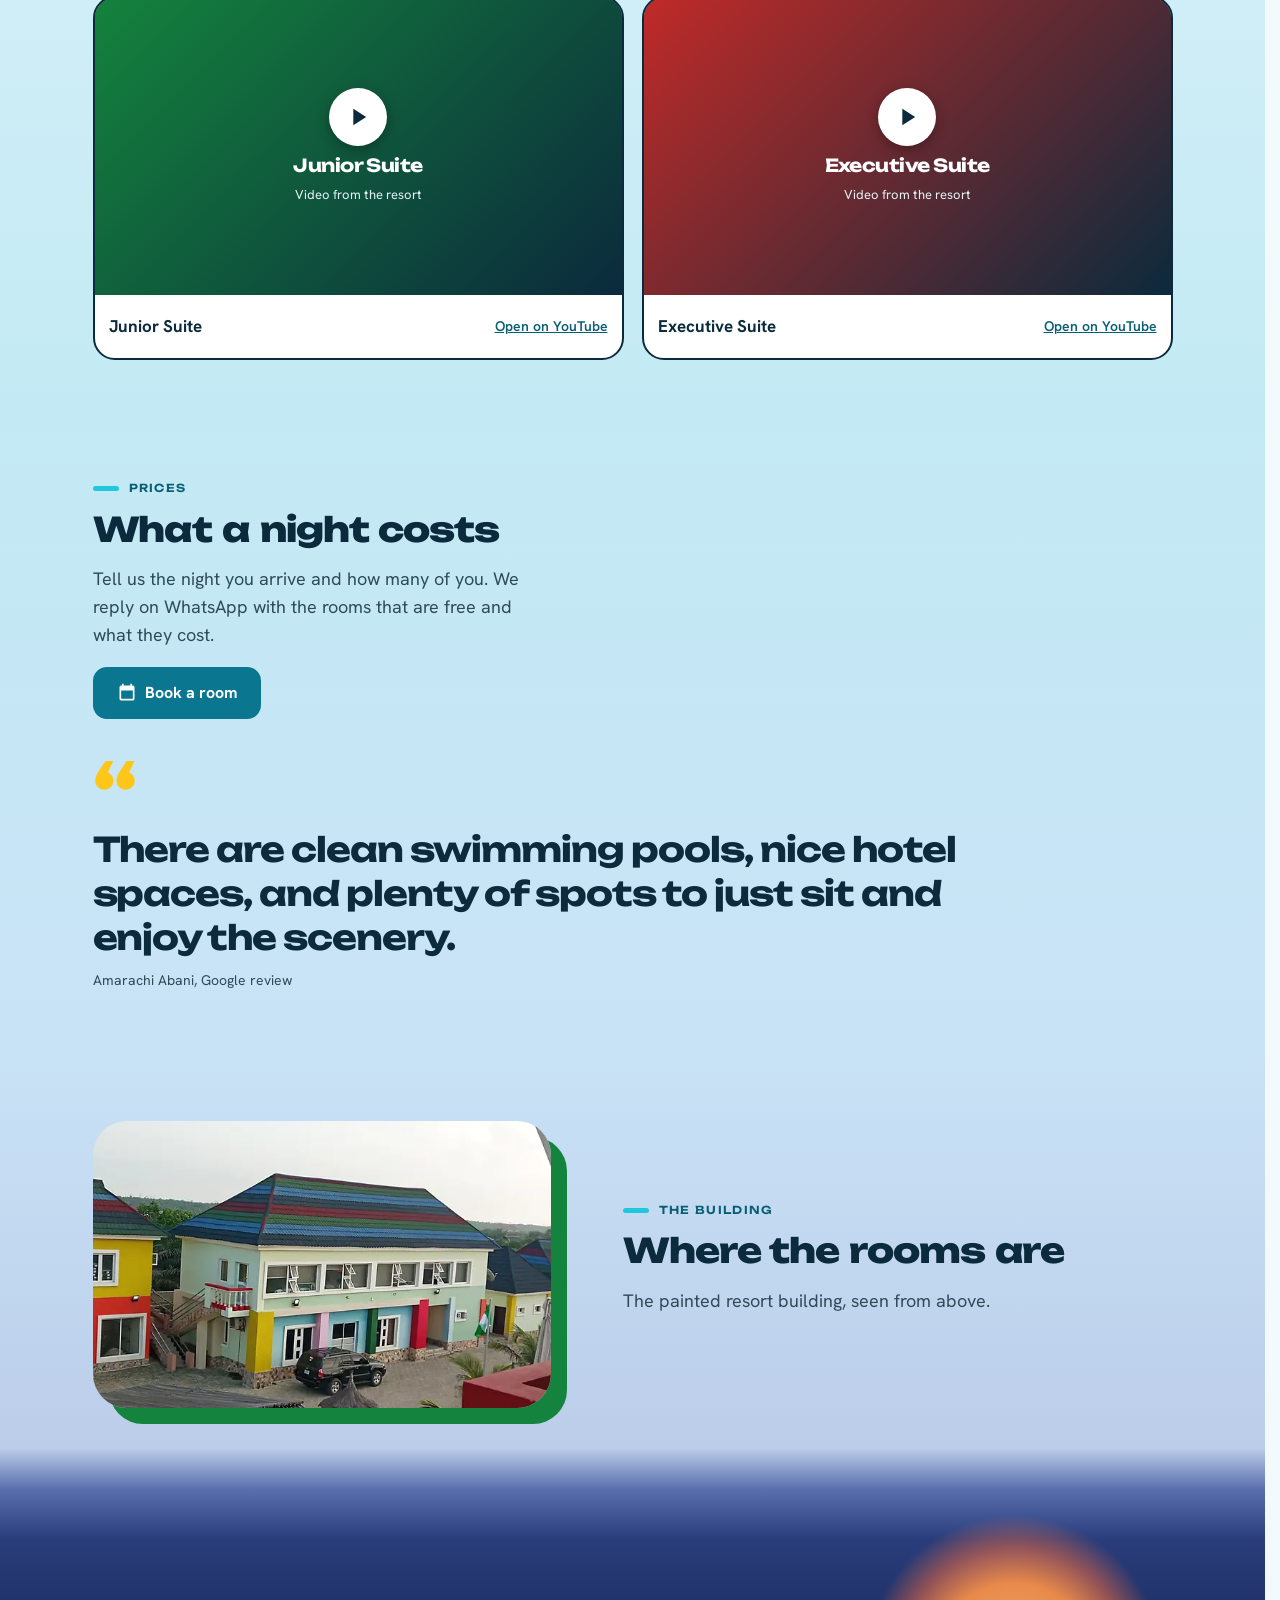
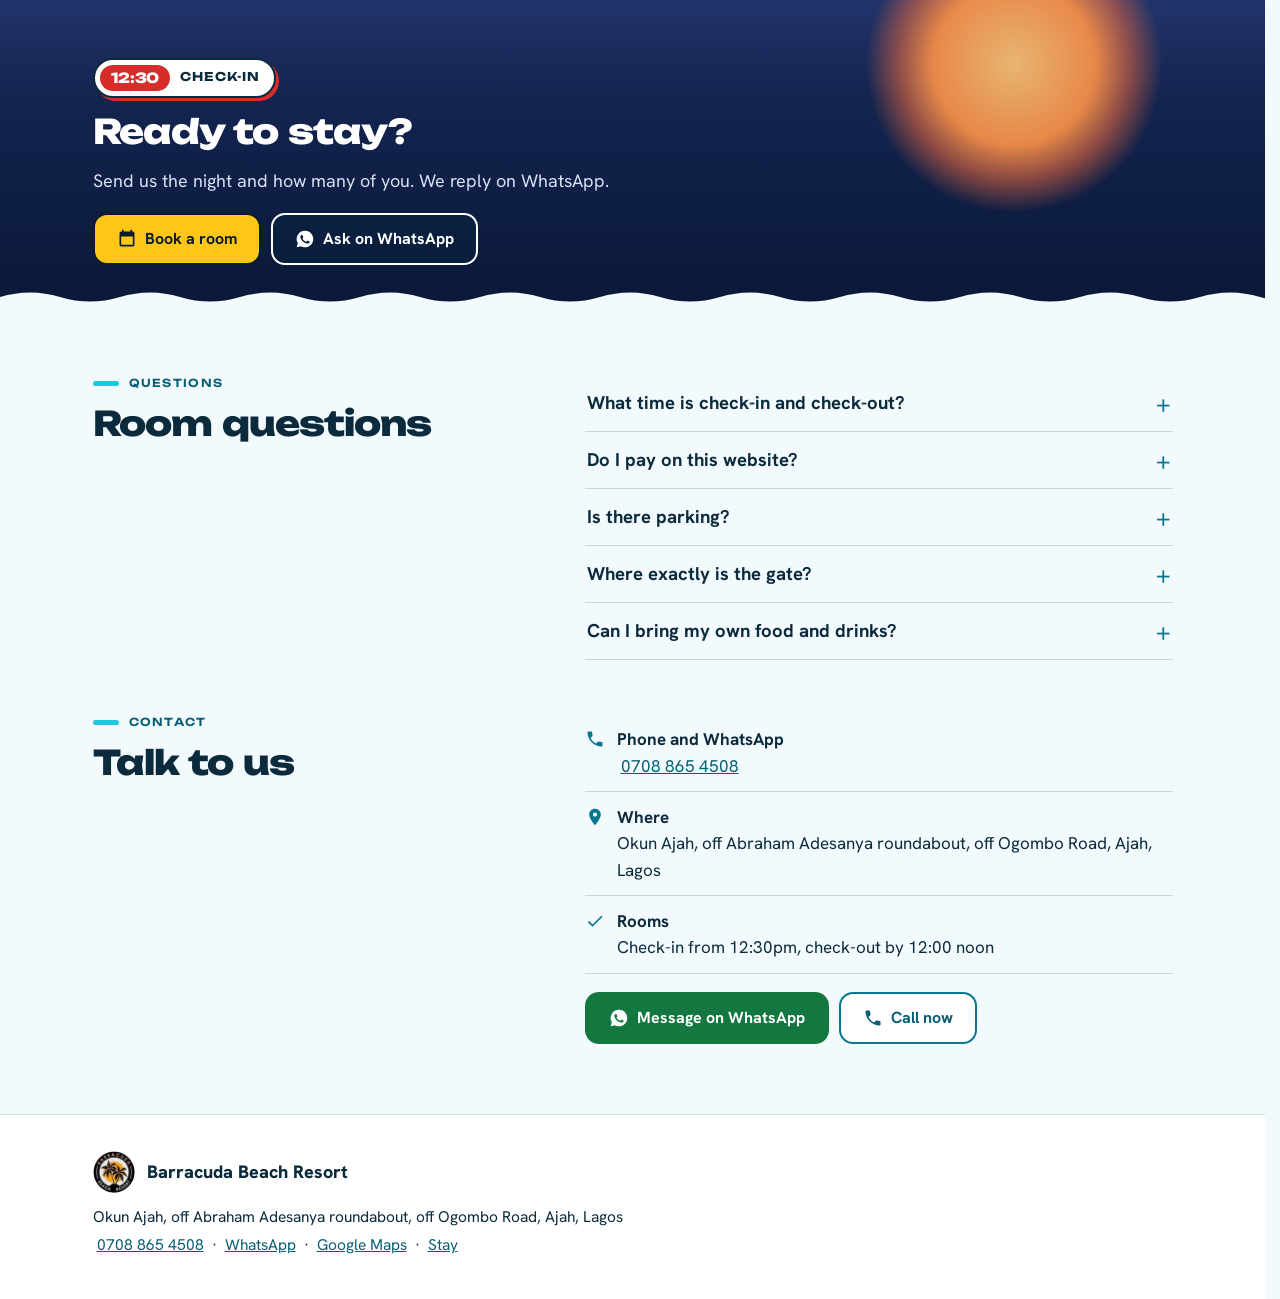
<file: rooms.html>
<!doctype html>
<html lang="en">
<head>
<meta charset="utf-8">
<meta name="viewport" content="width=device-width,initial-scale=1">
<link rel="canonical" href="https://samueluchenna.github.io/barracuda-preview/rooms.html">
<meta property="og:type" content="website">
<meta property="og:site_name" content="Barracuda Beach Resort">
<meta property="og:locale" content="en_NG">
<meta property="og:title" content="Stay | Barracuda Beach Resort, Okun Ajah">
<meta property="og:description" content="Rooms at Barracuda Beach Resort, Okun Ajah, Lagos. Watch the resort&#x27;s own room videos, check-in from 12:30pm, and send a booking request on WhatsApp.">
<meta property="og:url" content="https://samueluchenna.github.io/barracuda-preview/rooms.html">
<meta property="og:image" content="https://samueluchenna.github.io/barracuda-preview/assets/og-barracuda.jpg">
<meta property="og:image:width" content="1200">
<meta property="og:image:height" content="630">
<meta property="og:image:alt" content="The painted BARRACUDA BEACH name over palm trees and the sea at Okun Ajah, Lagos">
<meta name="twitter:card" content="summary_large_image">
<meta name="twitter:title" content="Stay | Barracuda Beach Resort, Okun Ajah">
<meta name="twitter:description" content="Rooms at Barracuda Beach Resort, Okun Ajah, Lagos. Watch the resort&#x27;s own room videos, check-in from 12:30pm, and send a booking request on WhatsApp.">
<meta name="twitter:image" content="https://samueluchenna.github.io/barracuda-preview/assets/og-barracuda.jpg">
<meta name="twitter:image:alt" content="The painted BARRACUDA BEACH name over palm trees and the sea at Okun Ajah, Lagos">
<link rel="apple-touch-icon" href="apple-touch-icon.png">
<title>Stay | Barracuda Beach Resort, Okun Ajah</title>
<meta name="description" content="Rooms at Barracuda Beach Resort, Okun Ajah, Lagos. Watch the resort's own room videos, check-in from 12:30pm, and send a booking request on WhatsApp.">
<meta name="robots" content="noindex, nofollow">
<meta name="theme-color" content="#f2fafd">
<link rel="icon" type="image/png" href="favicon.png">
<link rel="preload" href="assets/fonts/unbounded.woff2" as="font" type="font/woff2" crossorigin>
<link rel="preload" href="assets/fonts/hanken-grotesk.woff2" as="font" type="font/woff2" crossorigin>
<link rel="preload" as="image" fetchpriority="high" imagesrcset="assets/img5/room-480.webp 480w, assets/img5/room-800.webp 800w, assets/img5/room-1200.webp 1200w" imagesizes="(min-width:900px) 50vw, 100vw">
<link rel="stylesheet" href="assets/wall.css?v=1793430948">
<script>document.documentElement.classList.add('js');try{sessionStorage.bbseen=1}catch(e){}</script>
<script src="assets/wall.js?v=1793430948" defer></script>
</head>
<body>
<button type="button" class="skip">Skip to main content</button>

<header class="top"><div class="wrap">
<a class="logo" href="index.html" aria-label="Barracuda Beach Resort, home"><img src="assets/logo-barracuda-88.webp" width="38" height="38" alt=""><div><span>Barracuda</span><small>BEACH RESORT</small></div></a>
<nav class="links" aria-label="Main"><a href="index.html">Home</a><a href="rooms.html" class="on" aria-current="page">Stay</a></nav>
<div class="hr"><a class="hcall" href="tel:07088654508" aria-label="Call 0708 865 4508"><svg viewBox="0 0 24 24" aria-hidden="true"><path d="M6.62 10.79c1.44 2.83 3.76 5.14 6.59 6.59l2.2-2.2c.27-.27.67-.36 1.02-.24 1.12.37 2.33.57 3.57.57.55 0 1 .45 1 1V20c0 .55-.45 1-1 1-9.39 0-17-7.61-17-17 0-.55.45-1 1-1h3.5c.55 0 1 .45 1 1 0 1.25.2 2.45.57 3.57.11.35.03.74-.25 1.02l-2.2 2.2z"/></svg><b>0708 865 4508</b></a><button type="button" class="btn main hbook" data-open="book" data-lane="room">Book</button></div>
</div></header>
<main id="main" tabindex="-1">
<section class="hero room"><div class="ph"><img src="assets/img5/room-800.webp" srcset="assets/img5/room-480.webp 480w, assets/img5/room-800.webp 800w, assets/img5/room-1200.webp 1200w" sizes="(min-width:900px) 50vw, 100vw" width="1200" height="1600" alt="A bedroom with a made bed, pillows, curtains and a window" fetchpriority="high" style="object-position:50% 78%"></div><div class="hero-in wrap"><p class="kick">Stay the night</p><h1 class="rh">Rooms for the <span class="mk">night</span></h1><p class="sub">See the rooms in the resort's own videos below. Pick your night, send a request, and we confirm on WhatsApp.</p><div class="acts"><button type="button" class="btn yel" data-open="book" data-lane="room"><svg viewBox="0 0 24 24" aria-hidden="true"><path d="M19 3h-1V1h-2v2H8V1H6v2H5a2 2 0 0 0-2 2v14a2 2 0 0 0 2 2h14a2 2 0 0 0 2-2V5a2 2 0 0 0-2-2zm0 16H5V9h14v10z"/></svg> Book a room</button></div></div></section><section class="stop s-arrive" data-stop="arrive"><div class="wrap"><div class="stop-grid"><div><p class="eyebrow">Check-in and check-out</p><h2>Plan your night</h2><p class="lead">Check in from 12:30pm. Check out by 12:00 noon.</p></div><div><div class="times"><div><b>12:30</b><span>Check-in, from</span></div><div><b>12:00</b><span>Check-out, by</span></div></div><ul class="tags"><li>Air-conditioned rooms</li><li>Free breakfast</li><li>Wi-Fi</li><li>Free parking</li><li>Outdoor pool</li><li>Laundry</li></ul></div></div></div></section><section class="stop s-pool" data-stop="pool"><div class="wrap"><p class="eyebrow">In the resort's own words</p><h2>Watch the rooms</h2><p class="lead">Tap a picture to play. Each video is about 30 seconds long.</p><div class="vids"><figure class="vid h-blu"><div class="vframe"><a class="vposter" href="https://www.youtube.com/watch?v=E9F9NCl_I74" target="_blank" rel="noopener" data-yt="E9F9NCl_I74" data-title="Standard Room" aria-label="Play the video: Standard Room"><span class="play"><svg viewBox="0 0 24 24" aria-hidden="true"><path d="M8 5v14l11-7z"/></svg></span><b>Standard Room</b><small>Video from the resort</small></a></div><figcaption><b>Standard Room</b><a href="https://www.youtube.com/watch?v=E9F9NCl_I74" target="_blank" rel="noopener">Open on YouTube</a></figcaption></figure><figure class="vid h-sea"><div class="vframe"><a class="vposter" href="https://www.youtube.com/watch?v=k3T0BG5xiOs" target="_blank" rel="noopener" data-yt="k3T0BG5xiOs" data-title="Deluxe Room" aria-label="Play the video: Deluxe Room"><span class="play"><svg viewBox="0 0 24 24" aria-hidden="true"><path d="M8 5v14l11-7z"/></svg></span><b>Deluxe Room</b><small>Video from the resort</small></a></div><figcaption><b>Deluxe Room</b><a href="https://www.youtube.com/watch?v=k3T0BG5xiOs" target="_blank" rel="noopener">Open on YouTube</a></figcaption></figure><figure class="vid h-grn"><div class="vframe"><a class="vposter" href="https://www.youtube.com/watch?v=BMicKhN9Nto" target="_blank" rel="noopener" data-yt="BMicKhN9Nto" data-title="Junior Suite" aria-label="Play the video: Junior Suite"><span class="play"><svg viewBox="0 0 24 24" aria-hidden="true"><path d="M8 5v14l11-7z"/></svg></span><b>Junior Suite</b><small>Video from the resort</small></a></div><figcaption><b>Junior Suite</b><a href="https://www.youtube.com/watch?v=BMicKhN9Nto" target="_blank" rel="noopener">Open on YouTube</a></figcaption></figure><figure class="vid h-red"><div class="vframe"><a class="vposter" href="https://www.youtube.com/watch?v=DG17_Bgub4o" target="_blank" rel="noopener" data-yt="DG17_Bgub4o" data-title="Executive Suite" aria-label="Play the video: Executive Suite"><span class="play"><svg viewBox="0 0 24 24" aria-hidden="true"><path d="M8 5v14l11-7z"/></svg></span><b>Executive Suite</b><small>Video from the resort</small></a></div><figcaption><b>Executive Suite</b><a href="https://www.youtube.com/watch?v=DG17_Bgub4o" target="_blank" rel="noopener">Open on YouTube</a></figcaption></figure></div></div></section><section class="stop s-volley" data-stop="volley"><div class="wrap"><div class="stop-grid"><div><p class="eyebrow">Prices</p><h2>What a night costs</h2><p class="lead">Tell us the night you arrive and how many of you. We reply on WhatsApp with the rooms that are free and what they cost.</p><div class="acts"><button type="button" class="btn main" data-open="book" data-lane="room"><svg viewBox="0 0 24 24" aria-hidden="true"><path d="M19 3h-1V1h-2v2H8V1H6v2H5a2 2 0 0 0-2 2v14a2 2 0 0 0 2 2h14a2 2 0 0 0 2-2V5a2 2 0 0 0-2-2zm0 16H5V9h14v10z"/></svg> Book a room</button></div></div></div><blockquote class="pull"><p>There are clean swimming pools, nice hotel spaces, and plenty of spots to just sit and enjoy the scenery.</p><footer>Amarachi Abani, Google review</footer></blockquote></div></section><section class="stop s-horse" data-stop="horse"><div class="wrap"><div class="stop-grid rev"><div><p class="eyebrow">The building</p><h2>Where the rooms are</h2><p class="lead">The painted resort building, seen from above.</p></div><figure class="pic wide"><img src="assets/img5/block-960.webp" srcset="assets/img5/block-640.webp 640w, assets/img5/block-960.webp 960w, assets/img5/block-1400.webp 1400w" sizes="(min-width:900px) 560px, 92vw" width="1400" height="1050" alt="The brightly painted resort building with a blue roof, seen from above" loading="lazy" decoding="async" style="object-position:50% 40%"></figure></div></div></section><section class="stop s-dusk" data-stop="dusk"><div class="sun" aria-hidden="true"></div><div class="wrap"><div class="clock"><b>12:30</b><span>Check-in</span></div><h2>Ready to stay?</h2><p class="lead">Send us the night and how many of you. We reply on WhatsApp.</p><div class="acts"><button type="button" class="btn yel" data-open="book" data-lane="room"><svg viewBox="0 0 24 24" aria-hidden="true"><path d="M19 3h-1V1h-2v2H8V1H6v2H5a2 2 0 0 0-2 2v14a2 2 0 0 0 2 2h14a2 2 0 0 0 2-2V5a2 2 0 0 0-2-2zm0 16H5V9h14v10z"/></svg> Book a room</button><a class="btn ghost" href="https://wa.me/2347088654508?text=Hello%20Barracuda%20Beach%20Resort.%20I%20would%20like%20to%20ask%20about%20a%20room.%20Thank%20you."><svg viewBox="0 0 24 24" aria-hidden="true"><path d="M12 2a10 10 0 0 0-8.6 15.1L2 22l5-1.3A10 10 0 1 0 12 2zm5.2 14.2c-.2.6-1.2 1.2-1.7 1.2-.5.1-1 .2-3.3-.7-2.8-1.2-4.6-4-4.7-4.2-.1-.2-1.1-1.5-1.1-2.8 0-1.3.7-2 .9-2.2.2-.3.5-.3.7-.3h.5c.2 0 .4 0 .6.5l.8 2c.1.2.1.4 0 .5l-.3.5-.4.4c-.1.1-.3.3-.1.6.2.3.8 1.3 1.7 2.1 1.2 1 2.1 1.3 2.4 1.5.3.1.5.1.6-.1l.9-1.1c.2-.3.4-.2.6-.1l1.9.9c.3.1.5.2.5.3.1.2.1.6-.1 1.2z"/></svg> Ask on WhatsApp</a></div></div></section><section class="qsec"><div class="wrap qgrid"><div><p class="eyebrow">Questions</p><h2>Room questions</h2></div><div class="faq"><details><summary>What time is check-in and check-out?</summary><p>Check-in is from 12:30pm and check-out is by 12:00 noon.</p></details><details><summary>Do I pay on this website?</summary><p>No. You send a request, we reply on WhatsApp and confirm the day. How you pay is agreed with the resort.</p></details><details><summary>Is there parking?</summary><p>Free parking is listed on the resort's Google page.</p></details><details><summary>Where exactly is the gate?</summary><p>Follow the three steps in the day above: the Abraham Adesanya roundabout, Ogombo Road, then the painted wall. If Google Maps stops you at a beach with another name, you are not at Barracuda. Send us your location and we will guide you.</p></details><details><summary>Can I bring my own food and drinks?</summary><p>Ask us when you message, and we tell you the rule. </p></details></div></div><div class="wrap qgrid" style="padding-top:54px"><div><p class="eyebrow">Contact</p><h2>Talk to us</h2></div><div class="contact"><div class="row"><svg viewBox="0 0 24 24" aria-hidden="true"><path d="M6.62 10.79c1.44 2.83 3.76 5.14 6.59 6.59l2.2-2.2c.27-.27.67-.36 1.02-.24 1.12.37 2.33.57 3.57.57.55 0 1 .45 1 1V20c0 .55-.45 1-1 1-9.39 0-17-7.61-17-17 0-.55.45-1 1-1h3.5c.55 0 1 .45 1 1 0 1.25.2 2.45.57 3.57.11.35.03.74-.25 1.02l-2.2 2.2z"/></svg><div><b>Phone and WhatsApp</b><br><a href="tel:07088654508">0708 865 4508</a></div></div><div class="row"><svg viewBox="0 0 24 24" aria-hidden="true"><path d="M12 2C8.13 2 5 5.13 5 9c0 5.25 7 13 7 13s7-7.75 7-13c0-3.87-3.13-7-7-7zm0 9.5c-1.38 0-2.5-1.12-2.5-2.5s1.12-2.5 2.5-2.5 2.5 1.12 2.5 2.5-1.12 2.5-2.5 2.5z"/></svg><div><b>Where</b><br>Okun Ajah, off Abraham Adesanya roundabout, off Ogombo Road, Ajah, Lagos</div></div><div class="row"><svg viewBox="0 0 24 24" aria-hidden="true"><path d="M9 16.17 4.83 12l-1.42 1.41L9 19 21 7l-1.41-1.41z"/></svg><div><b>Rooms</b><br>Check-in from 12:30pm, check-out by 12:00 noon</div></div><div class="acts"><a class="btn wa" href="https://wa.me/2347088654508?text=Hello%20Barracuda%20Beach%20Resort.%20I%20have%20a%20question."><svg viewBox="0 0 24 24" aria-hidden="true"><path d="M12 2a10 10 0 0 0-8.6 15.1L2 22l5-1.3A10 10 0 1 0 12 2zm5.2 14.2c-.2.6-1.2 1.2-1.7 1.2-.5.1-1 .2-3.3-.7-2.8-1.2-4.6-4-4.7-4.2-.1-.2-1.1-1.5-1.1-2.8 0-1.3.7-2 .9-2.2.2-.3.5-.3.7-.3h.5c.2 0 .4 0 .6.5l.8 2c.1.2.1.4 0 .5l-.3.5-.4.4c-.1.1-.3.3-.1.6.2.3.8 1.3 1.7 2.1 1.2 1 2.1 1.3 2.4 1.5.3.1.5.1.6-.1l.9-1.1c.2-.3.4-.2.6-.1l1.9.9c.3.1.5.2.5.3.1.2.1.6-.1 1.2z"/></svg> Message on WhatsApp</a><a class="btn line" href="tel:07088654508"><svg viewBox="0 0 24 24" aria-hidden="true"><path d="M6.62 10.79c1.44 2.83 3.76 5.14 6.59 6.59l2.2-2.2c.27-.27.67-.36 1.02-.24 1.12.37 2.33.57 3.57.57.55 0 1 .45 1 1V20c0 .55-.45 1-1 1-9.39 0-17-7.61-17-17 0-.55.45-1 1-1h3.5c.55 0 1 .45 1 1 0 1.25.2 2.45.57 3.57.11.35.03.74-.25 1.02l-2.2 2.2z"/></svg> Call now</a></div></div></div></section>
</main>
<footer><div class="wrap">
<div class="plate"><img src="assets/logo-barracuda-88.webp" width="42" height="42" alt="">Barracuda Beach Resort</div>
<p style="margin:12px 0 4px">Okun Ajah, off Abraham Adesanya roundabout, off Ogombo Road, Ajah, Lagos</p>
<p><a href="tel:07088654508">0708 865 4508</a> &middot; <a href="https://wa.me/2347088654508">WhatsApp</a> &middot; <a href="https://www.google.com/maps/search/?api=1&query=Barracuda+Beach+Resort+Okun+Ajah+Lagos">Google Maps</a> &middot; <a href="rooms.html">Stay</a></p>
</div></footer>
<nav class="bar" aria-label="Quick actions"><button type="button" class="btn main" data-open="book" data-lane="room"><svg viewBox="0 0 24 24" aria-hidden="true"><path d="M19 3h-1V1h-2v2H8V1H6v2H5a2 2 0 0 0-2 2v14a2 2 0 0 0 2 2h14a2 2 0 0 0 2-2V5a2 2 0 0 0-2-2zm0 16H5V9h14v10z"/></svg> Book a room</button><a class="btn ico" href="https://wa.me/2347088654508" aria-label="WhatsApp"><svg viewBox="0 0 24 24" aria-hidden="true"><path d="M12 2a10 10 0 0 0-8.6 15.1L2 22l5-1.3A10 10 0 1 0 12 2zm5.2 14.2c-.2.6-1.2 1.2-1.7 1.2-.5.1-1 .2-3.3-.7-2.8-1.2-4.6-4-4.7-4.2-.1-.2-1.1-1.5-1.1-2.8 0-1.3.7-2 .9-2.2.2-.3.5-.3.7-.3h.5c.2 0 .4 0 .6.5l.8 2c.1.2.1.4 0 .5l-.3.5-.4.4c-.1.1-.3.3-.1.6.2.3.8 1.3 1.7 2.1 1.2 1 2.1 1.3 2.4 1.5.3.1.5.1.6-.1l.9-1.1c.2-.3.4-.2.6-.1l1.9.9c.3.1.5.2.5.3.1.2.1.6-.1 1.2z"/></svg></a></nav>
<dialog class="sheet" data-sheet="book" aria-labelledby="bk-h"><div class="sin"><div class="shead"><h2 id="bk-h">Book your visit</h2><button type="button" class="x" data-close aria-label="Close"><svg viewBox="0 0 24 24" aria-hidden="true"><path d="M19 6.41 17.59 5 12 10.59 6.41 5 5 6.41 10.59 12 5 17.59 6.41 19 12 13.41 17.59 19 19 17.59 13.41 12z"/></svg></button></div><div class="tabs" role="group" aria-label="What do you want to book?"><button type="button" data-lane="day" aria-selected="true">Day visit</button><button type="button" data-lane="room" aria-selected="false">Room</button><button type="button" data-lane="event" aria-selected="false">Event</button></div><div class="lanes"><div class="lane on" data-lane="day"><p class="soft">Pick the day and how many of you. We reply on WhatsApp to tell you if the day is open and what it costs.</p></div><div class="lane" data-lane="room"><p class="soft">Pick the night you arrive and how many nights. We reply with the rooms that are free and what they cost. Check-in is from 12:30pm, check-out by 12:00 noon.</p></div><div class="lane" data-lane="event"><p class="soft">Tell us the date, how many of you, and what you have in mind. We reply on WhatsApp.</p></div></div><form class="book" novalidate>
<input type="hidden" name="kind" value="day">
<div class="fgrid">
<div class="field full"><label for="b-date">Day you want to come</label><input id="b-date" name="date" type="date"></div>
<div class="field"><label for="b-ad">Adults</label><input id="b-ad" name="adults" type="number" min="1" max="200" value="2" inputmode="numeric"></div>
<div class="field"><label for="b-ch">Children</label><input id="b-ch" name="children" type="number" min="0" max="200" value="0" inputmode="numeric"></div>
<div class="field full nights"><label for="b-nt">How many nights?</label><input id="b-nt" name="nights" type="number" min="1" max="30" value="1" inputmode="numeric"></div>
<div class="field full evnote"><label for="b-note">What you have in mind</label><input id="b-note" name="note" type="text" placeholder="For example: a birthday for 20 people"></div>
<div class="field full"><label for="b-nm">Your name</label><input id="b-nm" name="name" type="text" autocomplete="name" placeholder="For example: Ada"></div>
</div>
<p class="ferr" role="alert"></p>
<button class="btn wa full" type="submit"><svg viewBox="0 0 24 24" aria-hidden="true"><path d="M12 2a10 10 0 0 0-8.6 15.1L2 22l5-1.3A10 10 0 1 0 12 2zm5.2 14.2c-.2.6-1.2 1.2-1.7 1.2-.5.1-1 .2-3.3-.7-2.8-1.2-4.6-4-4.7-4.2-.1-.2-1.1-1.5-1.1-2.8 0-1.3.7-2 .9-2.2.2-.3.5-.3.7-.3h.5c.2 0 .4 0 .6.5l.8 2c.1.2.1.4 0 .5l-.3.5-.4.4c-.1.1-.3.3-.1.6.2.3.8 1.3 1.7 2.1 1.2 1 2.1 1.3 2.4 1.5.3.1.5.1.6-.1l.9-1.1c.2-.3.4-.2.6-.1l1.9.9c.3.1.5.2.5.3.1.2.1.6-.1 1.2z"/></svg> Send on WhatsApp</button>
<p class="fnote">This opens WhatsApp with your message ready to send. You do not pay on this website.</p>
</form></div></dialog><dialog class="sheet" data-sheet="route" aria-labelledby="rt-h"><div class="sin"><div class="shead"><h2 id="rt-h">How to get here</h2><button type="button" class="x" data-close aria-label="Close"><svg viewBox="0 0 24 24" aria-hidden="true"><path d="M19 6.41 17.59 5 12 10.59 6.41 5 5 6.41 10.59 12 5 17.59 6.41 19 12 13.41 17.59 19 19 17.59 13.41 12z"/></svg></button></div><ol class="route"><li><span class="dot">1</span><div><h3>The main road</h3><p>Get to the <b>Abraham Adesanya</b> roundabout on the Lekki-Epe Expressway, in Ajah. By bus, ask for the Abraham Adesanya bus stop and get down there.</p></div></li><li><span class="dot">2</span><div><h3>Turn onto Ogombo Road</h3><p>Go through Ogombo Road toward Okun Ajah. From Abraham Adesanya it is about 7 km, around 25 minutes by car when the road is quiet.</p><div class="say"><q class="sayText">Barracuda Beach, Okun Ajah, through Ogombo Road</q><button class="btn line copySay" type="button">Copy</button></div><p class="tip">Go slowly on the last stretch: guests say it can be rough after rain.</p></div></li><li><span class="dot">3</span><div><h3>Look for the painted wall</h3><p>The way in is lined with flags and leads to the painted BARRACUDA BEACH wall.</p></div></li></ol><div class="mapnote"><b>If Google Maps stops you at another beach.</b> A beach with another name is not Barracuda. Send us your location and we will guide you, or call <a href="tel:07088654508">0708 865 4508</a>.</div><div class="acts"><button type="button" class="btn wa" data-loc><svg viewBox="0 0 24 24" aria-hidden="true"><path d="M12 2a10 10 0 0 0-8.6 15.1L2 22l5-1.3A10 10 0 1 0 12 2zm5.2 14.2c-.2.6-1.2 1.2-1.7 1.2-.5.1-1 .2-3.3-.7-2.8-1.2-4.6-4-4.7-4.2-.1-.2-1.1-1.5-1.1-2.8 0-1.3.7-2 .9-2.2.2-.3.5-.3.7-.3h.5c.2 0 .4 0 .6.5l.8 2c.1.2.1.4 0 .5l-.3.5-.4.4c-.1.1-.3.3-.1.6.2.3.8 1.3 1.7 2.1 1.2 1 2.1 1.3 2.4 1.5.3.1.5.1.6-.1l.9-1.1c.2-.3.4-.2.6-.1l1.9.9c.3.1.5.2.5.3.1.2.1.6-.1 1.2z"/></svg> Send my location on WhatsApp</button><a class="btn line" href="https://www.google.com/maps/search/?api=1&query=Barracuda+Beach+Resort+Okun+Ajah+Lagos"><svg viewBox="0 0 24 24" aria-hidden="true"><path d="M12 2C8.13 2 5 5.13 5 9c0 5.25 7 13 7 13s7-7.75 7-13c0-3.87-3.13-7-7-7zm0 9.5c-1.38 0-2.5-1.12-2.5-2.5s1.12-2.5 2.5-2.5 2.5 1.12 2.5 2.5-1.12 2.5-2.5 2.5z"/></svg> Open Google Maps</a></div><p class="locnote">Your phone asks first. Your location goes only into the WhatsApp message, and you choose whether to send it.</p></div></dialog><dialog class="sheet" data-sheet="share" aria-labelledby="sh-h"><div class="sin"><div class="shead"><h2 id="sh-h">Our beach day card</h2><button type="button" class="x" data-close aria-label="Close"><svg viewBox="0 0 24 24" aria-hidden="true"><path d="M19 6.41 17.59 5 12 10.59 6.41 5 5 6.41 10.59 12 5 17.59 6.41 19 12 13.41 17.59 19 19 17.59 13.41 12z"/></svg></button></div><div class="fgrid"><div class="field"><label for="s-date">Day</label><input id="s-date" type="date"></div><div class="field"><label for="s-n">How many of you</label><input id="s-n" type="number" min="1" max="500" value="6" inputmode="numeric"></div></div><div class="cardwrap"><canvas id="cardbig" width="1080" height="1350" role="img" aria-label="Your beach day card"></canvas></div><div class="acts"><button type="button" class="btn main" id="s-share">Share the card</button><button type="button" class="btn line" id="s-save">Save the picture</button><a class="btn wa" id="s-wa" href="https://wa.me/2347088654508?text=Hello%20Barracuda%20Beach%20Resort.%20We%20would%20like%20to%20come%20for%20a%20beach%20day.%20Please%20tell%20me%20if%20the%20day%20is%20open%20and%20what%20the%20fee%20is.%20Thank%20you."><svg viewBox="0 0 24 24" aria-hidden="true"><path d="M12 2a10 10 0 0 0-8.6 15.1L2 22l5-1.3A10 10 0 1 0 12 2zm5.2 14.2c-.2.6-1.2 1.2-1.7 1.2-.5.1-1 .2-3.3-.7-2.8-1.2-4.6-4-4.7-4.2-.1-.2-1.1-1.5-1.1-2.8 0-1.3.7-2 .9-2.2.2-.3.5-.3.7-.3h.5c.2 0 .4 0 .6.5l.8 2c.1.2.1.4 0 .5l-.3.5-.4.4c-.1.1-.3.3-.1.6.2.3.8 1.3 1.7 2.1 1.2 1 2.1 1.3 2.4 1.5.3.1.5.1.6-.1l.9-1.1c.2-.3.4-.2.6-.1l1.9.9c.3.1.5.2.5.3.1.2.1.6-.1 1.2z"/></svg> Ask the resort on WhatsApp</a></div><p class="fnote">The card is made on your phone and nothing is uploaded. It is an invitation to post in your group: the resort confirms the day and the fee on WhatsApp. You pay nothing on this website.</p></div></dialog>
</body>
</html>
</file>
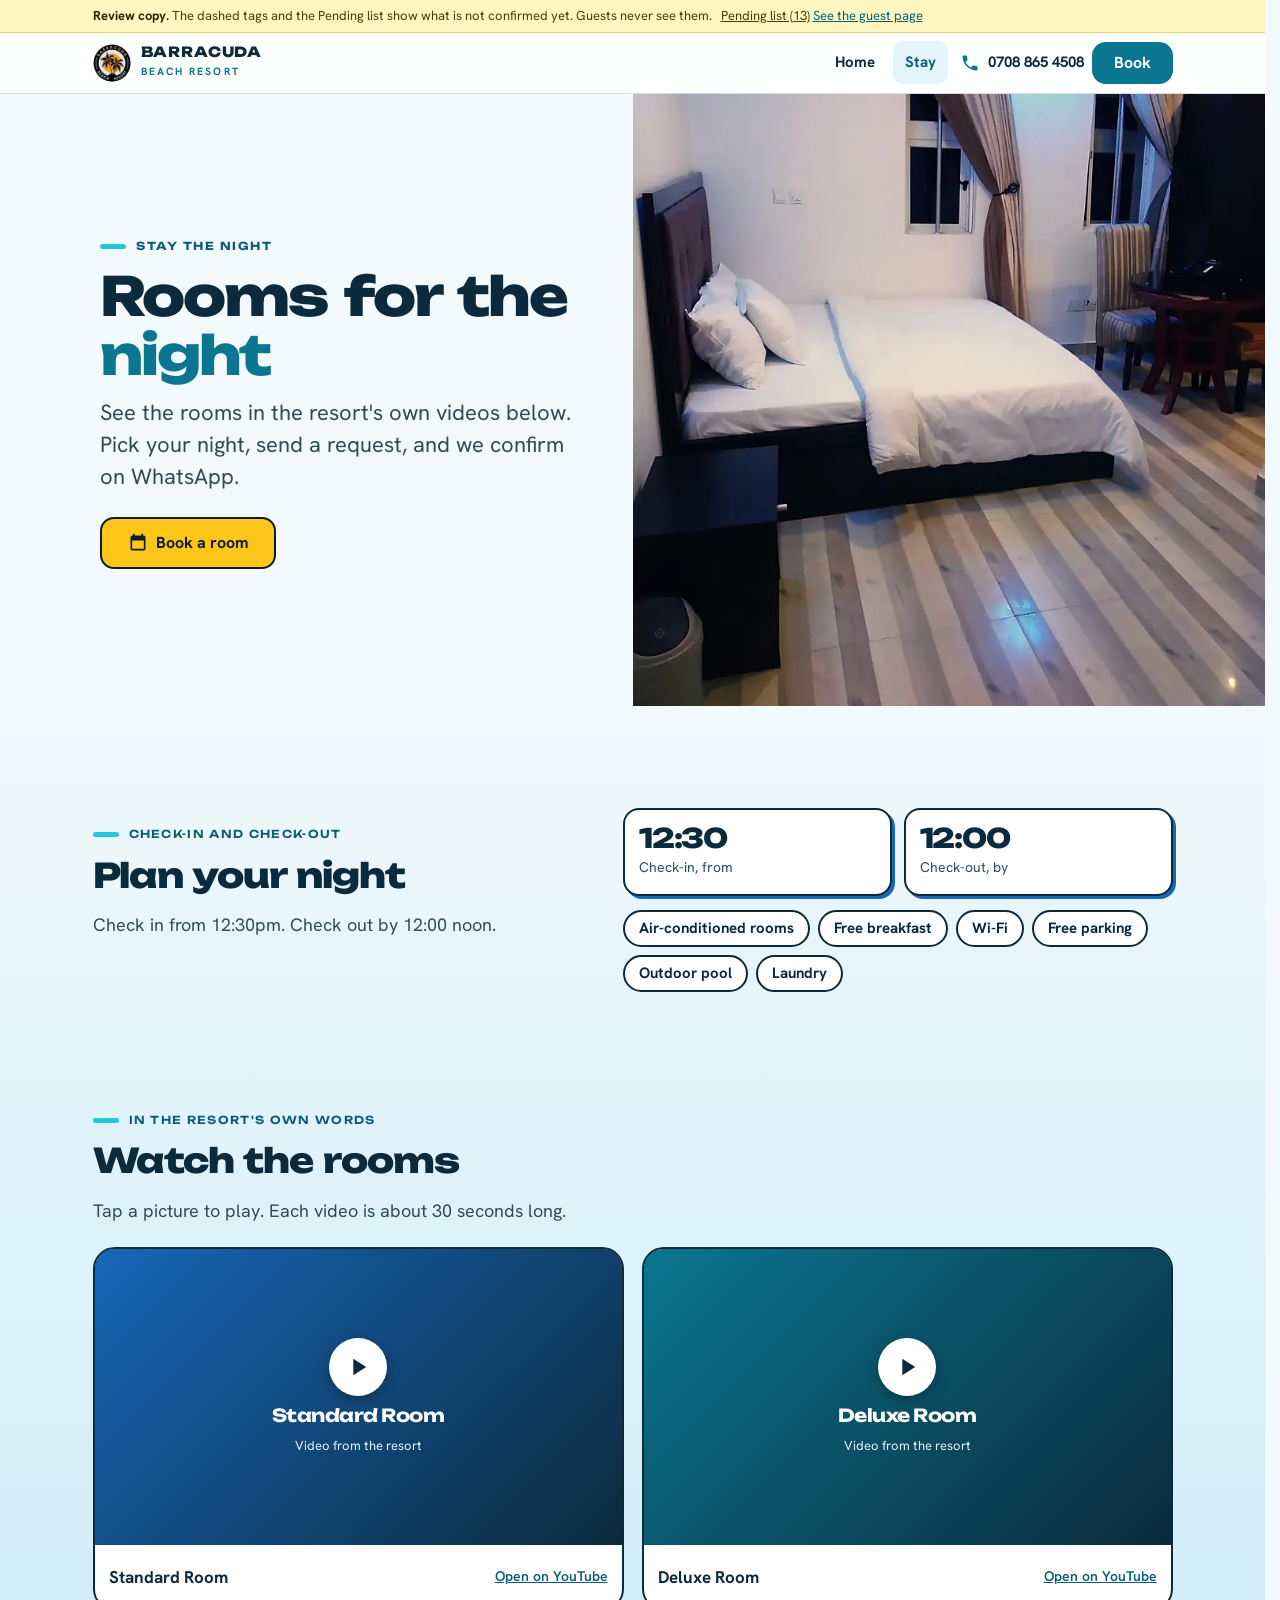
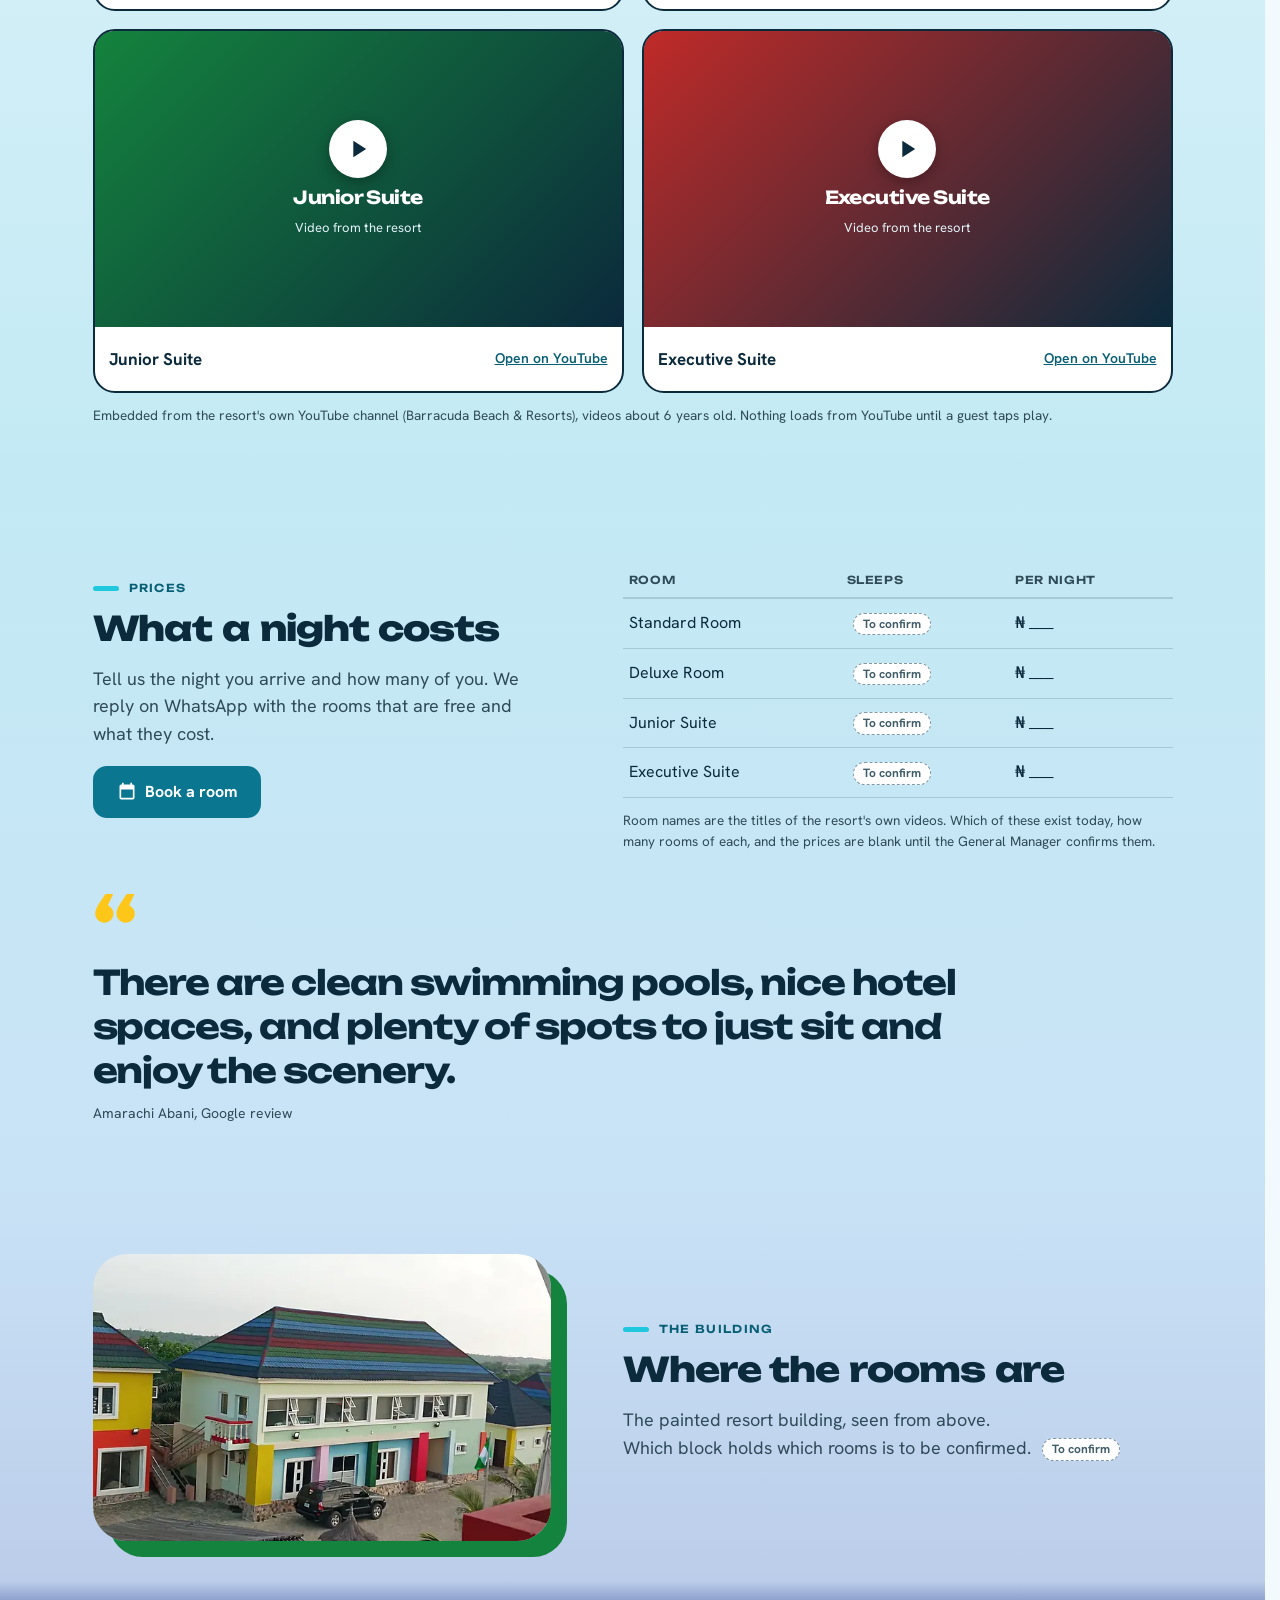
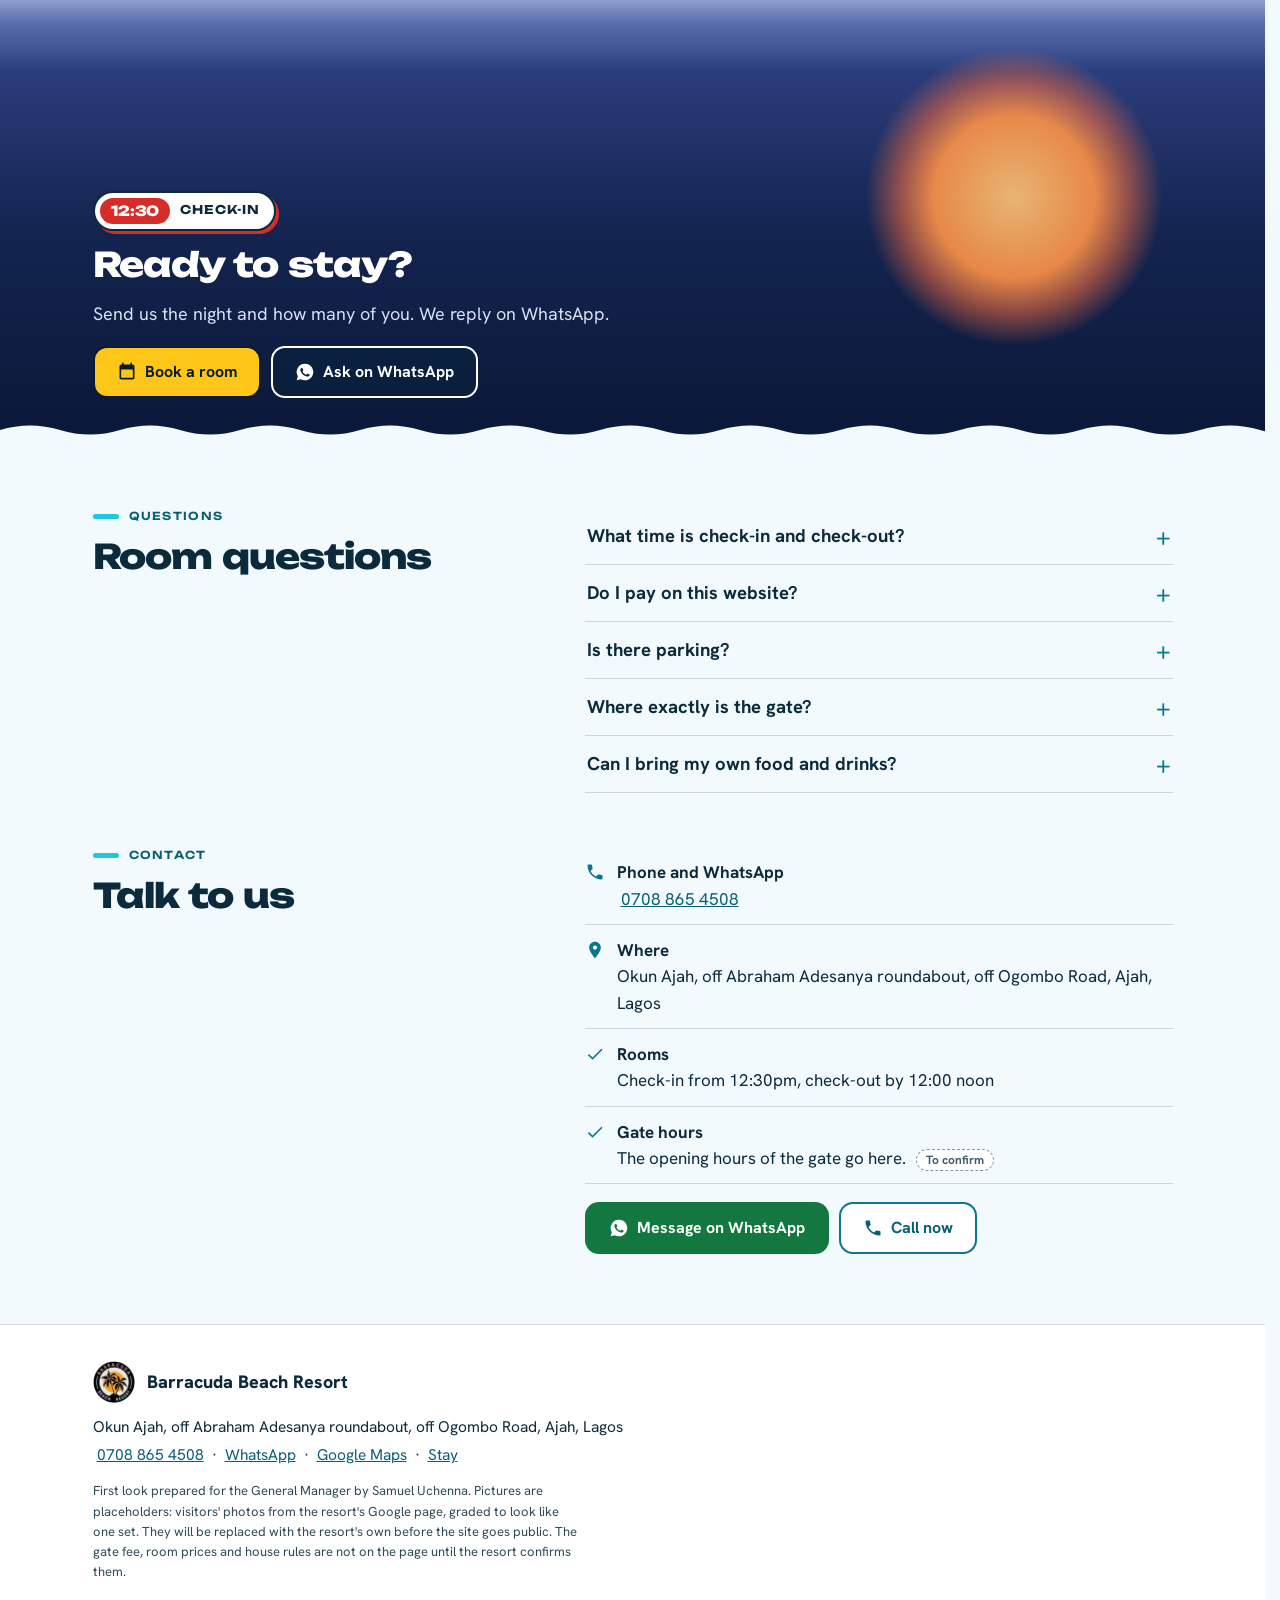
<file: review-x7k2/rooms.html>
<!doctype html>
<html lang="en" class="review">
<head>
<meta charset="utf-8">
<meta name="viewport" content="width=device-width,initial-scale=1">
<base href="../">
<title>Stay | Barracuda Beach Resort, Okun Ajah</title>
<meta name="description" content="Rooms at Barracuda Beach Resort, Okun Ajah, Lagos. Watch the resort's own room videos, check-in from 12:30pm, and send a booking request on WhatsApp.">
<meta name="robots" content="noindex, nofollow">
<meta name="theme-color" content="#f2fafd">
<link rel="icon" type="image/png" href="favicon.png">
<link rel="preload" href="assets/fonts/unbounded.woff2" as="font" type="font/woff2" crossorigin>
<link rel="preload" href="assets/fonts/hanken-grotesk.woff2" as="font" type="font/woff2" crossorigin>
<link rel="preload" as="image" fetchpriority="high" imagesrcset="assets/img5/room-480.webp 480w, assets/img5/room-800.webp 800w, assets/img5/room-1200.webp 1200w" imagesizes="(min-width:900px) 50vw, 100vw">
<link rel="stylesheet" href="assets/wall.css?v=1793430948">
<script>document.documentElement.classList.add('js');try{sessionStorage.bbseen=1}catch(e){}</script>
<script src="assets/wall.js?v=1793430948" defer></script>
</head>
<body>
<button type="button" class="skip">Skip to main content</button>
<div class="draftbar"><div class="wrap"><b>Review copy.</b> The dashed tags and the Pending list show what is not confirmed yet. Guests never see them. <button type="button" data-open="pending">Pending list (13)</button> <a href="index.html">See the guest page</a></div></div>
<header class="top"><div class="wrap">
<a class="logo" href="review-x7k2/index.html" aria-label="Barracuda Beach Resort, home"><img src="assets/logo-barracuda-88.webp" width="38" height="38" alt=""><div><span>Barracuda</span><small>BEACH RESORT</small></div></a>
<nav class="links" aria-label="Main"><a href="review-x7k2/index.html">Home</a><a href="review-x7k2/rooms.html" class="on" aria-current="page">Stay</a></nav>
<div class="hr"><a class="hcall" href="tel:07088654508" aria-label="Call 0708 865 4508"><svg viewBox="0 0 24 24" aria-hidden="true"><path d="M6.62 10.79c1.44 2.83 3.76 5.14 6.59 6.59l2.2-2.2c.27-.27.67-.36 1.02-.24 1.12.37 2.33.57 3.57.57.55 0 1 .45 1 1V20c0 .55-.45 1-1 1-9.39 0-17-7.61-17-17 0-.55.45-1 1-1h3.5c.55 0 1 .45 1 1 0 1.25.2 2.45.57 3.57.11.35.03.74-.25 1.02l-2.2 2.2z"/></svg><b>0708 865 4508</b></a><button type="button" class="btn main hbook" data-open="book" data-lane="room">Book</button></div>
</div></header>
<main id="main" tabindex="-1">
<section class="hero room"><div class="ph"><img src="assets/img5/room-800.webp" srcset="assets/img5/room-480.webp 480w, assets/img5/room-800.webp 800w, assets/img5/room-1200.webp 1200w" sizes="(min-width:900px) 50vw, 100vw" width="1200" height="1600" alt="A bedroom with a made bed, pillows, curtains and a window" fetchpriority="high" style="object-position:50% 78%"></div><div class="hero-in wrap"><p class="kick">Stay the night</p><h1 class="rh">Rooms for the <span class="mk">night</span></h1><p class="sub">See the rooms in the resort's own videos below. Pick your night, send a request, and we confirm on WhatsApp.</p><div class="acts"><button type="button" class="btn yel" data-open="book" data-lane="room"><svg viewBox="0 0 24 24" aria-hidden="true"><path d="M19 3h-1V1h-2v2H8V1H6v2H5a2 2 0 0 0-2 2v14a2 2 0 0 0 2 2h14a2 2 0 0 0 2-2V5a2 2 0 0 0-2-2zm0 16H5V9h14v10z"/></svg> Book a room</button></div></div></section><section class="stop s-arrive" data-stop="arrive"><div class="wrap"><div class="stop-grid"><div><p class="eyebrow">Check-in and check-out</p><h2>Plan your night</h2><p class="lead">Check in from 12:30pm. Check out by 12:00 noon.</p></div><div><div class="times"><div><b>12:30</b><span>Check-in, from</span></div><div><b>12:00</b><span>Check-out, by</span></div></div><ul class="tags"><li>Air-conditioned rooms</li><li>Free breakfast</li><li>Wi-Fi</li><li>Free parking</li><li>Outdoor pool</li><li>Laundry</li></ul></div></div></div></section><section class="stop s-pool" data-stop="pool"><div class="wrap"><p class="eyebrow">In the resort's own words</p><h2>Watch the rooms</h2><p class="lead">Tap a picture to play. Each video is about 30 seconds long.</p><div class="vids"><figure class="vid h-blu"><div class="vframe"><a class="vposter" href="https://www.youtube.com/watch?v=E9F9NCl_I74" target="_blank" rel="noopener" data-yt="E9F9NCl_I74" data-title="Standard Room" aria-label="Play the video: Standard Room"><span class="play"><svg viewBox="0 0 24 24" aria-hidden="true"><path d="M8 5v14l11-7z"/></svg></span><b>Standard Room</b><small>Video from the resort</small></a></div><figcaption><b>Standard Room</b><a href="https://www.youtube.com/watch?v=E9F9NCl_I74" target="_blank" rel="noopener">Open on YouTube</a></figcaption></figure><figure class="vid h-sea"><div class="vframe"><a class="vposter" href="https://www.youtube.com/watch?v=k3T0BG5xiOs" target="_blank" rel="noopener" data-yt="k3T0BG5xiOs" data-title="Deluxe Room" aria-label="Play the video: Deluxe Room"><span class="play"><svg viewBox="0 0 24 24" aria-hidden="true"><path d="M8 5v14l11-7z"/></svg></span><b>Deluxe Room</b><small>Video from the resort</small></a></div><figcaption><b>Deluxe Room</b><a href="https://www.youtube.com/watch?v=k3T0BG5xiOs" target="_blank" rel="noopener">Open on YouTube</a></figcaption></figure><figure class="vid h-grn"><div class="vframe"><a class="vposter" href="https://www.youtube.com/watch?v=BMicKhN9Nto" target="_blank" rel="noopener" data-yt="BMicKhN9Nto" data-title="Junior Suite" aria-label="Play the video: Junior Suite"><span class="play"><svg viewBox="0 0 24 24" aria-hidden="true"><path d="M8 5v14l11-7z"/></svg></span><b>Junior Suite</b><small>Video from the resort</small></a></div><figcaption><b>Junior Suite</b><a href="https://www.youtube.com/watch?v=BMicKhN9Nto" target="_blank" rel="noopener">Open on YouTube</a></figcaption></figure><figure class="vid h-red"><div class="vframe"><a class="vposter" href="https://www.youtube.com/watch?v=DG17_Bgub4o" target="_blank" rel="noopener" data-yt="DG17_Bgub4o" data-title="Executive Suite" aria-label="Play the video: Executive Suite"><span class="play"><svg viewBox="0 0 24 24" aria-hidden="true"><path d="M8 5v14l11-7z"/></svg></span><b>Executive Suite</b><small>Video from the resort</small></a></div><figcaption><b>Executive Suite</b><a href="https://www.youtube.com/watch?v=DG17_Bgub4o" target="_blank" rel="noopener">Open on YouTube</a></figcaption></figure></div><p class="src rv-only">Embedded from the resort's own YouTube channel (Barracuda Beach &amp; Resorts), videos about 6 years old. Nothing loads from YouTube until a guest taps play.</p></div></section><section class="stop s-volley" data-stop="volley"><div class="wrap"><div class="stop-grid"><div><p class="eyebrow">Prices</p><h2>What a night costs</h2><p class="lead">Tell us the night you arrive and how many of you. We reply on WhatsApp with the rooms that are free and what they cost.</p><div class="acts"><button type="button" class="btn main" data-open="book" data-lane="room"><svg viewBox="0 0 24 24" aria-hidden="true"><path d="M19 3h-1V1h-2v2H8V1H6v2H5a2 2 0 0 0-2 2v14a2 2 0 0 0 2 2h14a2 2 0 0 0 2-2V5a2 2 0 0 0-2-2zm0 16H5V9h14v10z"/></svg> Book a room</button></div></div><div class="rv-only"><table class="ptable"><thead><tr><th>Room</th><th>Sleeps</th><th>Per night</th></tr></thead><tbody><tr><td>Standard Room</td><td><span class="chip">To confirm</span></td><td>&#8358; ____</td></tr><tr><td>Deluxe Room</td><td><span class="chip">To confirm</span></td><td>&#8358; ____</td></tr><tr><td>Junior Suite</td><td><span class="chip">To confirm</span></td><td>&#8358; ____</td></tr><tr><td>Executive Suite</td><td><span class="chip">To confirm</span></td><td>&#8358; ____</td></tr></tbody></table><p class="src">Room names are the titles of the resort's own videos. Which of these exist today, how many rooms of each, and the prices are blank until the General Manager confirms them.</p></div></div><blockquote class="pull"><p>There are clean swimming pools, nice hotel spaces, and plenty of spots to just sit and enjoy the scenery.</p><footer>Amarachi Abani, Google review</footer></blockquote></div></section><section class="stop s-horse" data-stop="horse"><div class="wrap"><div class="stop-grid rev"><div><p class="eyebrow">The building</p><h2>Where the rooms are</h2><p class="lead">The painted resort building, seen from above.<span class="rv-only"> Which block holds which rooms is to be confirmed. <span class="chip">To confirm</span></span></p></div><figure class="pic wide"><img src="assets/img5/block-960.webp" srcset="assets/img5/block-640.webp 640w, assets/img5/block-960.webp 960w, assets/img5/block-1400.webp 1400w" sizes="(min-width:900px) 560px, 92vw" width="1400" height="1050" alt="The brightly painted resort building with a blue roof, seen from above" loading="lazy" decoding="async" style="object-position:50% 40%"></figure></div></div></section><section class="stop s-dusk" data-stop="dusk"><div class="sun" aria-hidden="true"></div><div class="wrap"><div class="clock"><b>12:30</b><span>Check-in</span></div><h2>Ready to stay?</h2><p class="lead">Send us the night and how many of you. We reply on WhatsApp.</p><div class="acts"><button type="button" class="btn yel" data-open="book" data-lane="room"><svg viewBox="0 0 24 24" aria-hidden="true"><path d="M19 3h-1V1h-2v2H8V1H6v2H5a2 2 0 0 0-2 2v14a2 2 0 0 0 2 2h14a2 2 0 0 0 2-2V5a2 2 0 0 0-2-2zm0 16H5V9h14v10z"/></svg> Book a room</button><a class="btn ghost" href="https://wa.me/2347088654508?text=Hello%20Barracuda%20Beach%20Resort.%20I%20would%20like%20to%20ask%20about%20a%20room.%20Thank%20you."><svg viewBox="0 0 24 24" aria-hidden="true"><path d="M12 2a10 10 0 0 0-8.6 15.1L2 22l5-1.3A10 10 0 1 0 12 2zm5.2 14.2c-.2.6-1.2 1.2-1.7 1.2-.5.1-1 .2-3.3-.7-2.8-1.2-4.6-4-4.7-4.2-.1-.2-1.1-1.5-1.1-2.8 0-1.3.7-2 .9-2.2.2-.3.5-.3.7-.3h.5c.2 0 .4 0 .6.5l.8 2c.1.2.1.4 0 .5l-.3.5-.4.4c-.1.1-.3.3-.1.6.2.3.8 1.3 1.7 2.1 1.2 1 2.1 1.3 2.4 1.5.3.1.5.1.6-.1l.9-1.1c.2-.3.4-.2.6-.1l1.9.9c.3.1.5.2.5.3.1.2.1.6-.1 1.2z"/></svg> Ask on WhatsApp</a></div></div></section><section class="qsec"><div class="wrap qgrid"><div><p class="eyebrow">Questions</p><h2>Room questions</h2></div><div class="faq"><details><summary>What time is check-in and check-out?</summary><p>Check-in is from 12:30pm and check-out is by 12:00 noon.</p></details><details><summary>Do I pay on this website?</summary><p>No. You send a request, we reply on WhatsApp and confirm the day. How you pay is agreed with the resort.</p></details><details><summary>Is there parking?</summary><p>Free parking is listed on the resort's Google page.</p></details><details><summary>Where exactly is the gate?</summary><p>Follow the three steps in the day above: the Abraham Adesanya roundabout, Ogombo Road, then the painted wall. If Google Maps stops you at a beach with another name, you are not at Barracuda. Send us your location and we will guide you.</p></details><details><summary>Can I bring my own food and drinks?</summary><p>Ask us when you message, and we tell you the rule. <span class="chip">To confirm</span></p></details></div></div><div class="wrap qgrid" style="padding-top:54px"><div><p class="eyebrow">Contact</p><h2>Talk to us</h2></div><div class="contact"><div class="row"><svg viewBox="0 0 24 24" aria-hidden="true"><path d="M6.62 10.79c1.44 2.83 3.76 5.14 6.59 6.59l2.2-2.2c.27-.27.67-.36 1.02-.24 1.12.37 2.33.57 3.57.57.55 0 1 .45 1 1V20c0 .55-.45 1-1 1-9.39 0-17-7.61-17-17 0-.55.45-1 1-1h3.5c.55 0 1 .45 1 1 0 1.25.2 2.45.57 3.57.11.35.03.74-.25 1.02l-2.2 2.2z"/></svg><div><b>Phone and WhatsApp</b><br><a href="tel:07088654508">0708 865 4508</a></div></div><div class="row"><svg viewBox="0 0 24 24" aria-hidden="true"><path d="M12 2C8.13 2 5 5.13 5 9c0 5.25 7 13 7 13s7-7.75 7-13c0-3.87-3.13-7-7-7zm0 9.5c-1.38 0-2.5-1.12-2.5-2.5s1.12-2.5 2.5-2.5 2.5 1.12 2.5 2.5-1.12 2.5-2.5 2.5z"/></svg><div><b>Where</b><br>Okun Ajah, off Abraham Adesanya roundabout, off Ogombo Road, Ajah, Lagos</div></div><div class="row"><svg viewBox="0 0 24 24" aria-hidden="true"><path d="M9 16.17 4.83 12l-1.42 1.41L9 19 21 7l-1.41-1.41z"/></svg><div><b>Rooms</b><br>Check-in from 12:30pm, check-out by 12:00 noon</div></div><div class="row rv-only"><svg viewBox="0 0 24 24" aria-hidden="true"><path d="M9 16.17 4.83 12l-1.42 1.41L9 19 21 7l-1.41-1.41z"/></svg><div><b>Gate hours</b><br>The opening hours of the gate go here. <span class="chip">To confirm</span></div></div><div class="acts"><a class="btn wa" href="https://wa.me/2347088654508?text=Hello%20Barracuda%20Beach%20Resort.%20I%20have%20a%20question."><svg viewBox="0 0 24 24" aria-hidden="true"><path d="M12 2a10 10 0 0 0-8.6 15.1L2 22l5-1.3A10 10 0 1 0 12 2zm5.2 14.2c-.2.6-1.2 1.2-1.7 1.2-.5.1-1 .2-3.3-.7-2.8-1.2-4.6-4-4.7-4.2-.1-.2-1.1-1.5-1.1-2.8 0-1.3.7-2 .9-2.2.2-.3.5-.3.7-.3h.5c.2 0 .4 0 .6.5l.8 2c.1.2.1.4 0 .5l-.3.5-.4.4c-.1.1-.3.3-.1.6.2.3.8 1.3 1.7 2.1 1.2 1 2.1 1.3 2.4 1.5.3.1.5.1.6-.1l.9-1.1c.2-.3.4-.2.6-.1l1.9.9c.3.1.5.2.5.3.1.2.1.6-.1 1.2z"/></svg> Message on WhatsApp</a><a class="btn line" href="tel:07088654508"><svg viewBox="0 0 24 24" aria-hidden="true"><path d="M6.62 10.79c1.44 2.83 3.76 5.14 6.59 6.59l2.2-2.2c.27-.27.67-.36 1.02-.24 1.12.37 2.33.57 3.57.57.55 0 1 .45 1 1V20c0 .55-.45 1-1 1-9.39 0-17-7.61-17-17 0-.55.45-1 1-1h3.5c.55 0 1 .45 1 1 0 1.25.2 2.45.57 3.57.11.35.03.74-.25 1.02l-2.2 2.2z"/></svg> Call now</a></div></div></div></section>
</main>
<footer><div class="wrap">
<div class="plate"><img src="assets/logo-barracuda-88.webp" width="42" height="42" alt="">Barracuda Beach Resort</div>
<p style="margin:12px 0 4px">Okun Ajah, off Abraham Adesanya roundabout, off Ogombo Road, Ajah, Lagos</p>
<p><a href="tel:07088654508">0708 865 4508</a> &middot; <a href="https://wa.me/2347088654508">WhatsApp</a> &middot; <a href="https://www.google.com/maps/search/?api=1&query=Barracuda+Beach+Resort+Okun+Ajah+Lagos">Google Maps</a> &middot; <a href="review-x7k2/rooms.html">Stay</a></p>
<div class="legal rv-only">First look prepared for the General Manager by Samuel Uchenna. Pictures are placeholders: visitors' photos from the resort's Google page, graded to look like one set. They will be replaced with the resort's own before the site goes public. The gate fee, room prices and house rules are not on the page until the resort confirms them.</div></div></footer>
<nav class="bar" aria-label="Quick actions"><button type="button" class="btn main" data-open="book" data-lane="room"><svg viewBox="0 0 24 24" aria-hidden="true"><path d="M19 3h-1V1h-2v2H8V1H6v2H5a2 2 0 0 0-2 2v14a2 2 0 0 0 2 2h14a2 2 0 0 0 2-2V5a2 2 0 0 0-2-2zm0 16H5V9h14v10z"/></svg> Book a room</button><a class="btn ico" href="https://wa.me/2347088654508" aria-label="WhatsApp"><svg viewBox="0 0 24 24" aria-hidden="true"><path d="M12 2a10 10 0 0 0-8.6 15.1L2 22l5-1.3A10 10 0 1 0 12 2zm5.2 14.2c-.2.6-1.2 1.2-1.7 1.2-.5.1-1 .2-3.3-.7-2.8-1.2-4.6-4-4.7-4.2-.1-.2-1.1-1.5-1.1-2.8 0-1.3.7-2 .9-2.2.2-.3.5-.3.7-.3h.5c.2 0 .4 0 .6.5l.8 2c.1.2.1.4 0 .5l-.3.5-.4.4c-.1.1-.3.3-.1.6.2.3.8 1.3 1.7 2.1 1.2 1 2.1 1.3 2.4 1.5.3.1.5.1.6-.1l.9-1.1c.2-.3.4-.2.6-.1l1.9.9c.3.1.5.2.5.3.1.2.1.6-.1 1.2z"/></svg></a></nav>
<dialog class="sheet" data-sheet="book" aria-labelledby="bk-h"><div class="sin"><div class="shead"><h2 id="bk-h">Book your visit</h2><button type="button" class="x" data-close aria-label="Close"><svg viewBox="0 0 24 24" aria-hidden="true"><path d="M19 6.41 17.59 5 12 10.59 6.41 5 5 6.41 10.59 12 5 17.59 6.41 19 12 13.41 17.59 19 19 17.59 13.41 12z"/></svg></button></div><div class="tabs" role="group" aria-label="What do you want to book?"><button type="button" data-lane="day" aria-selected="true">Day visit</button><button type="button" data-lane="room" aria-selected="false">Room</button><button type="button" data-lane="event" aria-selected="false">Event</button></div><div class="lanes"><div class="lane on" data-lane="day"><p class="soft">Pick the day and how many of you. We reply on WhatsApp to tell you if the day is open and what it costs.</p><ul class="facts rv-only"><li><b>Gate fee, adult and child</b><span><span class="chip">To confirm</span></span></li><li><b>What it covers</b><span><span class="chip">To confirm</span></span></li></ul></div><div class="lane" data-lane="room"><p class="soft">Pick the night you arrive and how many nights. We reply with the rooms that are free and what they cost. Check-in is from 12:30pm, check-out by 12:00 noon.</p><ul class="facts rv-only"><li><b>Room types and price per night</b><span><span class="chip">To confirm</span></span></li></ul></div><div class="lane" data-lane="event"><p class="soft">Tell us the date, how many of you, and what you have in mind. We reply on WhatsApp.</p><ul class="facts rv-only"><li><b>Event options and prices</b><span><span class="chip">To confirm</span></span></li></ul></div></div><form class="book" novalidate>
<input type="hidden" name="kind" value="day">
<div class="fgrid">
<div class="field full"><label for="b-date">Day you want to come</label><input id="b-date" name="date" type="date"></div>
<div class="field"><label for="b-ad">Adults</label><input id="b-ad" name="adults" type="number" min="1" max="200" value="2" inputmode="numeric"></div>
<div class="field"><label for="b-ch">Children</label><input id="b-ch" name="children" type="number" min="0" max="200" value="0" inputmode="numeric"></div>
<div class="field full nights"><label for="b-nt">How many nights?</label><input id="b-nt" name="nights" type="number" min="1" max="30" value="1" inputmode="numeric"></div>
<div class="field full evnote"><label for="b-note">What you have in mind</label><input id="b-note" name="note" type="text" placeholder="For example: a birthday for 20 people"></div>
<div class="field full"><label for="b-nm">Your name</label><input id="b-nm" name="name" type="text" autocomplete="name" placeholder="For example: Ada"></div>
</div>
<p class="ferr" role="alert"></p>
<button class="btn wa full" type="submit"><svg viewBox="0 0 24 24" aria-hidden="true"><path d="M12 2a10 10 0 0 0-8.6 15.1L2 22l5-1.3A10 10 0 1 0 12 2zm5.2 14.2c-.2.6-1.2 1.2-1.7 1.2-.5.1-1 .2-3.3-.7-2.8-1.2-4.6-4-4.7-4.2-.1-.2-1.1-1.5-1.1-2.8 0-1.3.7-2 .9-2.2.2-.3.5-.3.7-.3h.5c.2 0 .4 0 .6.5l.8 2c.1.2.1.4 0 .5l-.3.5-.4.4c-.1.1-.3.3-.1.6.2.3.8 1.3 1.7 2.1 1.2 1 2.1 1.3 2.4 1.5.3.1.5.1.6-.1l.9-1.1c.2-.3.4-.2.6-.1l1.9.9c.3.1.5.2.5.3.1.2.1.6-.1 1.2z"/></svg> Send on WhatsApp</button>
<p class="fnote">This opens WhatsApp with your message ready to send. You do not pay on this website.<span class="rv-only"> Number used for bookings: 0708 865 4508 <span class="chip">To confirm</span></span></p>
</form></div></dialog><dialog class="sheet" data-sheet="route" aria-labelledby="rt-h"><div class="sin"><div class="shead"><h2 id="rt-h">How to get here</h2><button type="button" class="x" data-close aria-label="Close"><svg viewBox="0 0 24 24" aria-hidden="true"><path d="M19 6.41 17.59 5 12 10.59 6.41 5 5 6.41 10.59 12 5 17.59 6.41 19 12 13.41 17.59 19 19 17.59 13.41 12z"/></svg></button></div><ol class="route"><li><span class="dot">1</span><div><h3>The main road</h3><p>Get to the <b>Abraham Adesanya</b> roundabout on the Lekki-Epe Expressway, in Ajah. By bus, ask for the Abraham Adesanya bus stop and get down there.</p></div></li><li><span class="dot">2</span><div><h3>Turn onto Ogombo Road</h3><p>Go through Ogombo Road toward Okun Ajah. From Abraham Adesanya it is about 7 km, around 25 minutes by car when the road is quiet.</p><div class="say"><q class="sayText">Barracuda Beach, Okun Ajah, through Ogombo Road</q><button class="btn line copySay" type="button">Copy</button></div><p class="tip">Go slowly on the last stretch: guests say it can be rough after rain.</p></div></li><li><span class="dot">3</span><div><h3>Look for the painted wall</h3><p>The way in is lined with flags and leads to the painted BARRACUDA BEACH wall.</p></div></li></ol><div class="mapnote"><b>If Google Maps stops you at another beach.</b> A beach with another name is not Barracuda. Send us your location and we will guide you, or call <a href="tel:07088654508">0708 865 4508</a>.</div><div class="acts"><button type="button" class="btn wa" data-loc><svg viewBox="0 0 24 24" aria-hidden="true"><path d="M12 2a10 10 0 0 0-8.6 15.1L2 22l5-1.3A10 10 0 1 0 12 2zm5.2 14.2c-.2.6-1.2 1.2-1.7 1.2-.5.1-1 .2-3.3-.7-2.8-1.2-4.6-4-4.7-4.2-.1-.2-1.1-1.5-1.1-2.8 0-1.3.7-2 .9-2.2.2-.3.5-.3.7-.3h.5c.2 0 .4 0 .6.5l.8 2c.1.2.1.4 0 .5l-.3.5-.4.4c-.1.1-.3.3-.1.6.2.3.8 1.3 1.7 2.1 1.2 1 2.1 1.3 2.4 1.5.3.1.5.1.6-.1l.9-1.1c.2-.3.4-.2.6-.1l1.9.9c.3.1.5.2.5.3.1.2.1.6-.1 1.2z"/></svg> Send my location on WhatsApp</button><a class="btn line" href="https://www.google.com/maps/search/?api=1&query=Barracuda+Beach+Resort+Okun+Ajah+Lagos"><svg viewBox="0 0 24 24" aria-hidden="true"><path d="M12 2C8.13 2 5 5.13 5 9c0 5.25 7 13 7 13s7-7.75 7-13c0-3.87-3.13-7-7-7zm0 9.5c-1.38 0-2.5-1.12-2.5-2.5s1.12-2.5 2.5-2.5 2.5 1.12 2.5 2.5-1.12 2.5-2.5 2.5z"/></svg> Open Google Maps</a></div><p class="locnote">Your phone asks first. Your location goes only into the WhatsApp message, and you choose whether to send it.</p></div></dialog><dialog class="sheet" data-sheet="share" aria-labelledby="sh-h"><div class="sin"><div class="shead"><h2 id="sh-h">Our beach day card</h2><button type="button" class="x" data-close aria-label="Close"><svg viewBox="0 0 24 24" aria-hidden="true"><path d="M19 6.41 17.59 5 12 10.59 6.41 5 5 6.41 10.59 12 5 17.59 6.41 19 12 13.41 17.59 19 19 17.59 13.41 12z"/></svg></button></div><div class="fgrid"><div class="field"><label for="s-date">Day</label><input id="s-date" type="date"></div><div class="field"><label for="s-n">How many of you</label><input id="s-n" type="number" min="1" max="500" value="6" inputmode="numeric"></div></div><div class="cardwrap"><canvas id="cardbig" width="1080" height="1350" role="img" aria-label="Your beach day card"></canvas></div><div class="acts"><button type="button" class="btn main" id="s-share">Share the card</button><button type="button" class="btn line" id="s-save">Save the picture</button><a class="btn wa" id="s-wa" href="https://wa.me/2347088654508?text=Hello%20Barracuda%20Beach%20Resort.%20We%20would%20like%20to%20come%20for%20a%20beach%20day.%20Please%20tell%20me%20if%20the%20day%20is%20open%20and%20what%20the%20fee%20is.%20Thank%20you."><svg viewBox="0 0 24 24" aria-hidden="true"><path d="M12 2a10 10 0 0 0-8.6 15.1L2 22l5-1.3A10 10 0 1 0 12 2zm5.2 14.2c-.2.6-1.2 1.2-1.7 1.2-.5.1-1 .2-3.3-.7-2.8-1.2-4.6-4-4.7-4.2-.1-.2-1.1-1.5-1.1-2.8 0-1.3.7-2 .9-2.2.2-.3.5-.3.7-.3h.5c.2 0 .4 0 .6.5l.8 2c.1.2.1.4 0 .5l-.3.5-.4.4c-.1.1-.3.3-.1.6.2.3.8 1.3 1.7 2.1 1.2 1 2.1 1.3 2.4 1.5.3.1.5.1.6-.1l.9-1.1c.2-.3.4-.2.6-.1l1.9.9c.3.1.5.2.5.3.1.2.1.6-.1 1.2z"/></svg> Ask the resort on WhatsApp</a></div><p class="fnote">The card is made on your phone and nothing is uploaded. It is an invitation to post in your group: the resort confirms the day and the fee on WhatsApp. You pay nothing on this website.</p></div></dialog><dialog class="sheet" data-sheet="pending" aria-labelledby="pd-h"><div class="sin"><div class="shead"><h2 id="pd-h">Still to confirm</h2><button type="button" class="x" data-close aria-label="Close"><svg viewBox="0 0 24 24" aria-hidden="true"><path d="M19 6.41 17.59 5 12 10.59 6.41 5 5 6.41 10.59 12 5 17.59 6.41 19 12 13.41 17.59 19 19 17.59 13.41 12z"/></svg></button></div><p class="soft">Guests do not see any of this: this is the review copy. The guest pages show a calm line where something is not confirmed yet.</p><ol class="pend"><li><b>Gate fee, adult and child, and what it covers</b>Guests see "we reply on WhatsApp". Guests quote different amounts on Google, so one clear fee ends the argument at the gate.</li><li><b>House rules</b>Food and drinks from outside, and anything else guests argue about at the gate.</li><li><b>Gate opening hours</b>The day (10:00 to 6:00) is a suggested day, not a promise. Confirm the real hours.</li><li><b>Room types, prices and how many rooms</b>Types on the resort's own YouTube videos: Standard Room, Deluxe Room, Junior Suite, Executive Suite. "About 46 standard rooms" was only heard. The videos are about 6 years old: do the rooms still look like this?</li><li><b>Booking WhatsApp number</b>The site uses the public Google number 0708 865 4508. Confirm it is the one for bookings.</li><li><b>Landmark before the gate and the exact gate pin</b>Fix the Google Maps pin once Manager access arrives, and add one clear landmark to step 3.</li><li><b>Pictures</b>Every photo is a visitor's photo from the resort's Google page, graded to look like one set. Replace with the resort's own, or credit. Ask for the original photos and reels from the Instagram, plus sunset and drone shots.</li><li><b>Room videos</b>Embedded from the resort's own YouTube channel (Barracuda Beach & Resorts). Confirm the GM is happy, and ask for the originals.</li><li><b>Reviews</b>Quoted word for word from Google (read 28 Oct 2026), with the names as shown there.</li><li><b>Road note</b>Two guests on Google say the last stretch is rough after rain. Keep or remove.</li><li><b>Check-in 12:30, check-out 12:00, free parking, facilities</b>As listed on the resort's Google page. Not yet confirmed with the resort.</li><li><b>Instagram</b>An Instagram page @barracuda_beachresort (about 12.5K followers) was found. Confirm it is theirs, then link it.</li><li><b>Web address</b>The share card, its QR code and the link previews use samueluchenna.github.io/barracuda-preview. When the resort has its own address, change SITE_URL in the build and rebuild.</li></ol></div></dialog>
</body>
</html>
</file>
<file: assets/wall.css>
/* BARRACUDA v5 "THE WALL". The site opens on the painted wall guests meet at the gate, then follows a day on the beach.
   Cool base (sea and sky); small hits of red, yellow, green and blue taken from the painted buildings and the sign.
   Nothing here scrolls the page on tap. Motion is opacity and transform, plus the one-time paint of the wall.
   Type: Unbounded (headlines, numbers, the wall) and Hanken Grotesk (reading), both self-hosted. */
@font-face{font-family:"Unbounded";font-style:normal;font-weight:200 900;font-display:swap;src:url(fonts/unbounded.woff2) format("woff2");unicode-range:U+0000-00FF,U+0131,U+0152-0153,U+02BB-02BC,U+02C6,U+02DA,U+02DC,U+2000-206F,U+20AC,U+2122,U+2191,U+2193,U+2212,U+2215,U+FEFF,U+FFFD}
@font-face{font-family:"Hanken Grotesk";font-style:normal;font-weight:100 900;font-display:swap;src:url(fonts/hanken-grotesk.woff2) format("woff2");unicode-range:U+0000-00FF,U+0131,U+0152-0153,U+02BB-02BC,U+02C6,U+02DA,U+02DC,U+2000-206F,U+20AC,U+2122,U+2191,U+2193,U+2212,U+2215,U+FEFF,U+FFFD}
:root{--ink:#0b2a3c;--mut:#2f4b58;--sea:#0a7690;--sea-d:#085f75;--pool:#1fc8dc;--sky:#e4f4fb;--tint:#f2fafd;--line:rgba(11,42,60,.16);--wa:#12783f;
 --red:#d62d2a;--yel:#ffc61a;--grn:#14833d;--blu:#1766b8;--night:#0a1838;--w:1120px;--bar:76px;--intro-rgb:11,42,60;--intro-ring:#0a7690;
 --disp:"Unbounded","Segoe UI",Arial,sans-serif;--body:"Hanken Grotesk","Segoe UI",Roboto,"Helvetica Neue",Arial,sans-serif}
*{box-sizing:border-box}
html{scroll-behavior:auto;background:var(--tint);scrollbar-gutter:stable;-webkit-text-size-adjust:100%}
html.locked{overflow:hidden}
body{margin:0;font-family:var(--body);color:var(--ink);background:var(--tint);font-size:17px;line-height:1.55;padding-bottom:calc(var(--bar) + env(safe-area-inset-bottom))}
img{max-width:100%;height:auto;display:block}
a{color:var(--sea-d)}
svg{width:20px;height:20px;fill:currentColor;flex:none}
:focus-visible{outline:3px solid var(--pool);outline-offset:2px}
.sr{position:absolute;left:-9999px;top:auto;width:1px;height:1px;white-space:nowrap}
.wrap{max-width:var(--w);margin:0 auto;padding:0 20px}
h1,h2,h3{font-family:var(--disp);line-height:1.14;margin:0 0 .5em;letter-spacing:-.03em;word-spacing:.08em;font-weight:800}
h2{font-size:25px} h3{font-size:16.5px;letter-spacing:-.02em;font-weight:700}
p{margin:0 0 12px}
.lead{color:var(--mut);font-size:18px;max-width:58ch}
.eyebrow{display:flex;align-items:center;gap:10px;font-family:var(--disp);font-size:11px;font-weight:600;letter-spacing:.12em;text-transform:uppercase;color:var(--sea-d);margin:0 0 12px}
.eyebrow::before{content:"";flex:none;width:26px;height:5px;border-radius:4px;background:var(--pool)}
.src{font-size:13.5px;color:var(--mut);margin:12px 0 0}

/* review mode: everything not confirmed yet lives here and is hidden from guests */
.chip{display:none;font-size:12px;font-weight:700;color:#3f5c69;border:1px dashed #7f9aa6;border-radius:20px;padding:1px 9px;margin-left:6px;vertical-align:middle;white-space:nowrap;background:#fff}

.draftbar,.pendbtn{display:none}
.rv-only{display:none!important}
html.review .chip{display:inline-block}
html.review .draftbar{display:block}
html.review .rv-only{display:block!important}
html.review .rv-only.row{display:flex!important}
html.review .pendbtn{display:inline-flex}
html.review .guest-only{display:none}
.draftbar{background:#fff7c2;color:#4a3d00;font-size:13px;line-height:1.35;padding:7px 0;border-bottom:1px solid #e6d77a}
.draftbar b{color:#2b2300} .draftbar button{font:inherit;color:inherit;background:none;border:0;text-decoration:underline;cursor:pointer;padding:0 0 0 6px}
.pendbtn{position:fixed;left:12px;bottom:calc(var(--bar) + 12px + env(safe-area-inset-bottom));z-index:55;align-items:center;gap:8px;min-height:44px;padding:0 16px;border-radius:22px;border:2px solid #4a3d00;background:#fff7c2;color:#2b2300;font:700 14px/1 var(--body);cursor:pointer}

/* buttons */
.btn{white-space:nowrap;display:inline-flex;align-items:center;justify-content:center;gap:8px;min-height:52px;padding:0 22px;border-radius:14px;font-weight:700;text-decoration:none;font-size:16px;border:2px solid transparent;cursor:pointer;font-family:inherit;line-height:1}
.btn.main{background:var(--sea);color:#fff} .btn.main:hover{background:var(--sea-d)}
.btn.yel{background:var(--yel);color:#0b1d2a;border-color:#0b1d2a} .btn.yel:hover{background:#ffd54d}
.btn.wa{background:var(--wa);color:#fff} .btn.wa:hover{background:#0e6335}
.btn.line{border-color:var(--sea);color:var(--sea-d);background:#fff} .btn.line:hover{background:var(--sky)}
.btn.ghost{border-color:#fff;color:#fff;background:rgba(6,40,58,.28)} .btn.ghost:hover{background:rgba(6,40,58,.5)}
.btn.full{width:100%}
.btn[disabled]{opacity:.7;cursor:progress}
.acts{display:flex;flex-direction:column;gap:10px;margin:18px 0 0}
.acts .btn{width:100%}

/* header */
header.top{position:sticky;top:0;z-index:40;background:rgba(255,255,255,.93);border-bottom:1px solid var(--line);backdrop-filter:blur(10px)}
header.top .wrap{display:flex;align-items:center;justify-content:space-between;height:60px;gap:12px}
.logo{display:flex;align-items:center;gap:10px;text-decoration:none;color:var(--ink);flex:none}
.logo img{height:38px;width:38px;border-radius:50%}
.logo span{display:block;font-family:var(--disp);font-weight:800;font-size:14px;letter-spacing:.06em;text-transform:uppercase;line-height:1}
.logo small{display:block;font-size:10.5px;letter-spacing:.2em;color:var(--sea);margin-top:4px;font-weight:700}
nav.links{display:flex;gap:6px;margin-left:auto}
nav.links a:first-child{display:none}
nav.links a{color:var(--ink);text-decoration:none;font-weight:700;font-size:15px;padding:10px 12px;border-radius:10px} nav.links a:hover{background:var(--sky)} nav.links a.on{color:var(--sea-d);background:var(--sky)}
.hr{display:flex;align-items:center;gap:8px}
.hcall{display:inline-flex;align-items:center;gap:8px;color:var(--ink);font-weight:700;text-decoration:none;min-height:44px;min-width:44px;justify-content:center;border-radius:12px} .hcall svg{color:var(--sea)} .hcall b{display:none;font-size:15px}
.hbook{display:none;min-height:42px;padding:0 20px}

/* HERO: the painted wall over the beach */
.hero{position:relative;display:flex;align-items:flex-end;min-height:min(calc(100svh - 62px - var(--bar) - env(safe-area-inset-bottom)),780px);background:#24546b;overflow:hidden;color:#fff}
.hero .ph{position:absolute;inset:0}
.hero .ph img{width:100%;height:100%;object-fit:cover;object-position:46% 50%;transform-origin:60% 55%;animation:drift 32s ease-in-out infinite alternate}
@keyframes drift{from{transform:scale(1)}to{transform:scale(1.06)}}
.hero::after{content:"";position:absolute;inset:0;z-index:1;pointer-events:none;background:linear-gradient(180deg,rgba(6,40,58,.12) 0%,rgba(6,40,58,0) 30%,rgba(6,40,58,.30) 58%,rgba(6,40,58,.8) 100%)}
.hero-in{position:relative;z-index:2;width:100%;padding-top:150px;padding-bottom:26px}
.hero .acts{flex-direction:row;gap:10px}.hero .acts .btn{flex:1;width:auto;padding:0 10px;min-width:0}
.kick{display:inline-flex;align-items:center;gap:10px;font-family:var(--disp);font-size:11px;font-weight:700;letter-spacing:.14em;text-transform:uppercase;color:#fff;margin:0 0 12px;padding:7px 14px 7px 12px;border-radius:999px;background:rgba(6,40,58,.72)}
.kick::before{content:"";width:26px;height:5px;border-radius:4px;background:var(--pool)}
h1.wallh{font-size:clamp(29px,9.6vw,40px);line-height:1;margin:0 0 14px;letter-spacing:0;word-spacing:0;font-weight:900;text-transform:uppercase;position:relative}
.paint{position:relative;display:block;padding:16px 16px 24px;background-color:#0f5fb0;border-radius:34px 52px 38px 56px / 44px 38px 52px 42px;box-shadow:0 8px 0 rgba(6,30,60,.45)}
.paint .cloud{position:absolute;left:0;top:0;width:100%;height:100%;z-index:0;pointer-events:none;overflow:hidden;border-radius:inherit;fill:none}
.paint .cloud path{fill:#1e86d8} .paint .cloud path.b{fill:#19b5d6;opacity:.8} .paint .cloud path.w{fill:rgba(255,255,255,.45)}
.paint .ln{position:relative;z-index:1;display:block;white-space:nowrap}
.paint .ln + .ln{margin-top:.1em;padding-left:1.05em}
.l{display:inline-block;color:var(--yel);-webkit-text-stroke:.16em #0a1c28;paint-order:stroke fill;text-shadow:.03em .1em 0 #14509e,.03em .14em 0 #0a1c28;transform:translateY(var(--y,0)) rotate(var(--r,0));letter-spacing:.01em}
html.js .paint .l{clip-path:inset(-30% 100% -40% -20%)}
html.js .paint .cloud{opacity:0;transform:scale(.8)}
html.js:not(.intro) .paint .l{animation:paint .5s cubic-bezier(.2,.8,.25,1) both;animation-delay:calc(var(--i)*80ms + .15s)}
html.js:not(.intro) .paint .cloud{animation:cloud .8s ease-out both}
@keyframes paint{from{clip-path:inset(-30% 100% -40% -20%)}to{clip-path:inset(-30% -25% -40% -20%)}}
@keyframes cloud{from{opacity:0;transform:scale(.8)}to{opacity:1;transform:none}}
.sub{font-size:18px;line-height:1.45;color:#fff;text-shadow:0 1px 8px rgba(0,0,0,.4);max-width:34ch;margin:0}
.hero .acts{margin-top:16px}
.proof{padding:18px 20px;background:#fff;border-bottom:1px solid var(--line)}
.proof b{font-family:var(--disp);font-size:32px;font-weight:800;letter-spacing:-.05em;line-height:1}
.proof span{color:var(--mut);font-size:16px}
.proof em{font-style:normal;font-size:14px;color:var(--mut);margin-left:auto;display:inline-flex;gap:4px;align-items:center;white-space:nowrap} .proof em svg{width:16px;height:16px;color:#e0a100}
.proofw{max-width:var(--w);margin:0 auto;display:flex;align-items:center;flex-wrap:wrap;gap:6px 12px;width:100%}

/* a pennant garland between the beach and the day (the flags at the gate) */
.bunting{height:34px;background:var(--tint) url("data:image/svg+xml,%3Csvg xmlns='http://www.w3.org/2000/svg' width='160' height='34' viewBox='0 0 160 34'%3E%3Cpath d='M0 3Q40 11 80 3T160 3' fill='none' stroke='%230b2a3c' stroke-width='1.6'/%3E%3Cpath d='M6 6l12 3-6 20z' fill='%23d62d2a'/%3E%3Cpath d='M46 8l12 1-5 20z' fill='%23ffc61a'/%3E%3Cpath d='M86 6l12-1-4 20z' fill='%2314833d'/%3E%3Cpath d='M126 8l12-2-7 21z' fill='%231766b8'/%3E%3C/svg%3E") repeat-x 0 0/160px 34px}

/* THE DAY: five stops. The sky shifts stop by stop, morning to dusk, as one continuous gradient. */
.day-head{padding-top:6px;padding-bottom:0;background:var(--tint)}
.stop{position:relative;--hit:var(--blu);--hit-ink:#fff}
.stop .wrap{padding-top:44px;padding-bottom:36px}
.s-arrive{background:linear-gradient(180deg,#f2fafd 0%,#e4f4fb 100%)}
.s-pool{--hit:var(--sea);background:linear-gradient(180deg,#e4f4fb 0%,#c3eaf4 100%)}
.s-volley{--hit:var(--yel);--hit-ink:#0b1d2a;background:linear-gradient(180deg,#c3eaf4 0%,#c9e3f6 100%)}
.s-horse{--hit:var(--grn);background:linear-gradient(180deg,#c9e3f6 0%,#bccdea 100%)}
.s-dusk{--hit:var(--red);color:#fff;overflow:hidden;background-color:#1b2f65;background-image:linear-gradient(180deg,#bccdea 0%,#5a6fae 9%,#2a3d7b 20%,#13244f 55%,#0a1838 100%)}
.s-dusk .wrap{padding-top:150px;position:relative;z-index:1}
.s-dusk .lead{color:#d9e1f5} .s-dusk .eyebrow{color:#9fe9f4}
.s-dusk .src{color:#b9c6e6}
.sun{position:absolute;right:-36px;top:30px;width:190px;height:190px;border-radius:50%;background:radial-gradient(circle,#ffc474 0%,#ff9347 38%,rgba(255,110,61,.55) 55%,rgba(255,110,61,0) 70%);opacity:.9;transform:translateY(-34px);transition:transform 3.2s ease-out;pointer-events:none}
html.js .s-dusk.in .sun{transform:translateY(26px)}
.clock{display:inline-flex;align-items:center;gap:10px;background:#fff;color:var(--ink);border:2px solid var(--ink);border-radius:999px;padding:5px 14px 5px 5px;margin:0 0 14px;box-shadow:3px 3px 0 var(--hit)}
.clock b{background:var(--hit);color:var(--hit-ink);border-radius:999px;padding:6px 11px;font-family:var(--disp);font-size:14px;font-weight:800;letter-spacing:-.02em;line-height:1}
.clock span{font-family:var(--disp);font-size:12px;letter-spacing:.08em;text-transform:uppercase;font-weight:700}
.stop-grid{display:block}
.pic{position:relative;margin:22px 0 0}
.pic::before{content:"";position:absolute;inset:10px -8px -10px 10px;background:var(--hit);border-radius:26px;z-index:0}
.pic img{position:relative;z-index:1;width:100%;aspect-ratio:4/3;object-fit:cover;border-radius:26px;background:#bfe3ee}
.pic.wide img{aspect-ratio:16/10}
.tags{list-style:none;margin:14px 0 0;padding:0;display:flex;flex-wrap:wrap;gap:8px}
.tags li{background:#fff;border:2px solid var(--ink);border-radius:999px;padding:5px 14px;font-size:15px;font-weight:700}
.s-dusk .tags li{background:transparent;border-color:#fff;color:#fff}
.duo{display:grid;gap:22px;margin-top:22px} .duo .pic{margin:0} .duo .roomcrop{aspect-ratio:4/5}
.pull{margin:0;padding:36px 0 10px;position:relative}
.pull p{font-family:var(--disp);font-weight:700;font-size:21px;line-height:1.3;letter-spacing:-.03em;margin:0 0 10px;max-width:28ch}
.pull p::before{content:"\201C";display:block;color:var(--hit);font-size:54px;line-height:.7;margin-bottom:8px}
.pull footer{font-size:14px;color:var(--mut)}
.s-dusk .pull footer{color:#c8d2ee} .s-dusk .pull p::before{color:#ff7a5c}

/* arrival: does it look like this? */
.looks{display:flex;gap:12px;overflow-x:auto;scroll-snap-type:x mandatory;padding:6px 20px 14px;margin:18px -20px 0;scrollbar-width:none;-webkit-overflow-scrolling:touch}
.looks::-webkit-scrollbar{display:none}
.look{flex:0 0 78%;max-width:320px;scroll-snap-align:start;margin:0;background:#fff;border-radius:20px;overflow:hidden;border:2px solid var(--ink)}
.look img{width:100%;aspect-ratio:4/3;object-fit:cover}
.look figcaption{padding:10px 12px;font-weight:700;display:flex;gap:10px;align-items:center;line-height:1.25}
.look i{flex:none;width:28px;height:28px;border-radius:50%;background:var(--red);color:#fff;display:flex;align-items:center;justify-content:center;font:800 13px var(--disp);font-style:normal}
.look:nth-child(2) i{background:var(--blu)} .look:nth-child(3) i{background:var(--grn)}
.mapnote{background:#fff;border:2px solid var(--ink);border-left-width:8px;border-left-color:var(--red);border-radius:14px;padding:14px 16px;margin:8px 0 0;font-size:16px}
.mapnote b{font-family:var(--disp);font-size:14px;letter-spacing:-.02em}
.route{list-style:none;margin:20px 0 0;padding:0}
.route li{position:relative;display:flex;gap:14px;padding-bottom:22px}
.route li:last-child{padding-bottom:0}
.route li:not(:last-child)::before{content:"";position:absolute;left:18px;top:46px;bottom:4px;width:3px;background:linear-gradient(var(--ink) 55%,transparent 0) 0 0/3px 12px;transform-origin:top}
html.js .route li:not(:last-child)::before{transform:scaleY(0);transition:transform .9s ease-out}
html.js .route.in li:not(:last-child)::before{transform:scaleY(1)}
html.js .route.in li:nth-child(2)::before{transition-delay:.7s}
.dot{flex:none;width:38px;height:38px;border-radius:50%;background:var(--ink);color:#fff;font-family:var(--disp);font-size:15px;font-weight:800;display:flex;align-items:center;justify-content:center;box-shadow:0 0 0 5px rgba(31,200,220,.35)}
.route h3{margin-bottom:4px;padding-top:7px;font-size:17px} .route p{color:var(--mut);margin-bottom:8px}
.say{display:flex;align-items:center;gap:10px;background:#fff;border:2px solid var(--ink);border-radius:14px;padding:10px 12px;margin:8px 0}
.say q{flex:1;font-weight:700;font-size:15.5px;line-height:1.3;quotes:none}
.say .btn{min-height:44px;padding:0 16px;flex:none;width:auto}
.tip{font-size:14.5px}
.locnote{font-size:13.5px;color:var(--mut);margin:10px 0 0}

/* share the day */
.s-night{background:var(--night);color:#fff;position:relative;--hit:var(--yel);--hit-ink:#0b1d2a}
.s-night .wrap{padding-top:30px;padding-bottom:90px}
.s-night .lead{color:#d9e1f5} .s-night .eyebrow{color:#9fe9f4}
.cardprev{display:block;width:min(260px,68vw);height:auto;aspect-ratio:4/5;border-radius:18px;margin:26px 0 0;background:#13244f;box-shadow:0 14px 34px rgba(0,0,0,.45);transform:rotate(-2.5deg)}
.s-night .src{color:#b9c6e6}

/* questions and contact */
.qsec{position:relative;background:var(--tint);padding:70px 0 20px}
.qsec::before{content:"";position:absolute;left:0;right:0;top:-17px;height:18px;pointer-events:none;background:var(--tint);-webkit-mask:url("data:image/svg+xml,%3Csvg xmlns='http://www.w3.org/2000/svg' viewBox='0 0 120 18'%3E%3Cpath d='M0 9Q30 0 60 9T120 9V18H0Z'/%3E%3C/svg%3E") repeat-x 0 100%/120px 18px;mask:url("data:image/svg+xml,%3Csvg xmlns='http://www.w3.org/2000/svg' viewBox='0 0 120 18'%3E%3Cpath d='M0 9Q30 0 60 9T120 9V18H0Z'/%3E%3C/svg%3E") repeat-x 0 100%/120px 18px}
.faq details{border-bottom:1px solid var(--line)}
.faq summary{list-style:none;cursor:pointer;min-height:56px;display:flex;align-items:center;justify-content:space-between;gap:12px;font-weight:700;font-size:17.5px;padding:8px 2px}
.faq summary::-webkit-details-marker{display:none}
.faq summary::after{content:"+";font-size:26px;color:var(--sea);font-weight:400;line-height:1}
.faq details[open] summary::after{content:"\2212"}
.faq p{color:var(--mut);margin:0 0 16px}
.contact .row{display:flex;gap:12px;padding:12px 0;border-bottom:1px solid var(--line)} .contact .row svg{color:var(--sea);margin-top:3px}
body>footer p a,.src a,.contact .row a,.mapnote a{display:inline-block;padding:11px 4px;margin:-11px 0}
body>footer{background:#fff;border-top:1px solid var(--line);padding:36px 0 30px;font-size:15.5px;margin-top:50px}
body>footer .plate{display:flex;align-items:center;gap:12px;font-weight:800;font-size:18px} body>footer .plate img{border-radius:50%}
.legal{font-size:13px;color:var(--mut);margin-top:14px;max-width:70ch}

/* bottom bar (phones): one clear action and WhatsApp */
.bar{position:fixed;left:0;right:0;bottom:0;z-index:50;display:flex;gap:10px;padding:10px 14px calc(10px + env(safe-area-inset-bottom));background:rgba(255,255,255,.88);backdrop-filter:blur(12px);border-top:1px solid var(--line)}
.bar .btn.main{flex:1;min-height:52px}
.bar .btn.ico{flex:none;width:52px;min-height:52px;padding:0;background:var(--wa);color:#fff}.bar .btn.ico svg{width:26px;height:26px}

/* the day rail (wide screens only) */
.rail{display:none}

/* sheets open in place; the page behind does not move */
dialog.sheet{border:0;padding:0;margin:auto 0 0;width:100%;max-width:100%;max-height:92svh;border-radius:26px 26px 0 0;background:#fff;color:var(--ink);overflow:hidden}
dialog.sheet[open]{animation:up .26s ease-out}
dialog.sheet::backdrop{background:rgba(6,30,44,.6)}
@keyframes up{from{transform:translateY(28px);opacity:0}to{transform:none;opacity:1}}
.sin{padding:16px 20px calc(26px + env(safe-area-inset-bottom));max-height:92svh;overflow-y:auto;overscroll-behavior:contain}
.shead{display:flex;align-items:center;justify-content:space-between;gap:12px;margin-bottom:12px}
.shead h2{margin:0;font-size:20px}
.x{width:44px;height:44px;border-radius:50%;border:0;background:var(--sky);color:var(--ink);display:flex;align-items:center;justify-content:center;cursor:pointer}
.tabs{display:flex;gap:4px;background:var(--sky);border-radius:14px;padding:4px;margin-bottom:14px}
.tabs button{flex:1;min-height:44px;border:0;border-radius:11px;background:transparent;font-family:inherit;font-weight:700;font-size:15.5px;line-height:1;color:var(--mut);cursor:pointer}
.tabs button[aria-selected=true]{background:#fff;color:var(--sea-d);box-shadow:0 1px 4px rgba(11,42,60,.18)}
.lane{display:none}.lane.on{display:block}
.soft{color:var(--mut);margin:0 0 10px}
.facts{list-style:none;margin:0 0 14px;padding:0}
.facts li{display:flex;justify-content:space-between;align-items:center;gap:12px;padding:9px 0;border-bottom:1px solid var(--line);font-size:15.5px} .facts b{font-weight:700} .facts span{text-align:right;color:var(--mut)}
.fgrid{display:grid;grid-template-columns:1fr 1fr;gap:12px}
.field.full{grid-column:1/-1}
.field label{display:block;font-weight:700;font-size:14.5px;margin-bottom:5px}
.field input{width:100%;min-height:50px;border:1.5px solid #b9d3dc;border-radius:12px;padding:0 14px;font-family:inherit;font-size:16px;line-height:1.2;color:var(--ink);background:#fff}
.field input:focus{outline:3px solid var(--pool);outline-offset:1px;border-color:var(--sea)}
.nights,.evnote{display:none}.nights.on,.evnote.on{display:block}
.ferr{display:none;color:#a4161a;font-weight:700;margin:12px 0 0}.ferr.show{display:block}
form.book .btn{margin-top:16px}
.fnote{font-size:13.5px;color:var(--mut);margin:12px 0 0}
.sin .route{margin-top:6px} .sin .acts{margin-top:14px}
.cardwrap{margin:16px 0 0;text-align:center}
.cardwrap canvas{width:min(100%,300px);height:auto;aspect-ratio:4/5;border-radius:16px;box-shadow:0 8px 24px rgba(11,42,60,.25);background:#e4f4fb}
.pend{margin:0;padding:0 0 0 20px;font-size:15.5px} .pend li{margin:0 0 10px} .pend b{display:block}


/* rooms: the first screen is a ROOM; the resort's own videos are click-to-play (nothing loads from YouTube until a tap) */
.hero.room{min-height:min(calc(100svh - 62px - var(--bar) - env(safe-area-inset-bottom)),640px)}
.hero.room .ph img{object-position:50% 78%}
h1.rh{font-size:clamp(28px,8.4vw,36px);line-height:1.1;margin:0 0 12px;letter-spacing:-.035em;color:#fff;text-shadow:0 2px 12px rgba(0,0,0,.35)}
.hero.room .mk{color:#7fe3f0}
.times{display:grid;grid-template-columns:1fr 1fr;gap:12px;margin:22px 0 14px}
.times div{background:#fff;border:2px solid var(--ink);border-radius:16px;padding:14px;box-shadow:3px 3px 0 var(--hit)}
.times b{display:block;font-family:var(--disp);font-size:27px;font-weight:800;letter-spacing:-.04em;line-height:1.1}
.times span{font-size:14px;color:var(--mut)}
.vids{display:grid;gap:18px;margin-top:22px}
.vid{margin:0;background:#fff;border:2px solid var(--ink);border-radius:22px;overflow:hidden}
.vframe{position:relative;aspect-ratio:16/9;background:#0b2a3c}
.vframe iframe{position:absolute;inset:0;width:100%;height:100%;border:0}
.vposter{text-decoration:none;position:absolute;inset:0;width:100%;height:100%;border:0;cursor:pointer;color:#fff;display:flex;flex-direction:column;align-items:center;justify-content:center;gap:6px;font-family:inherit;padding:0}
.vposter b{font-family:var(--disp);font-size:18px;letter-spacing:-.03em}
.vposter small{font-size:13px;color:#e3f4f9}
.vposter .play{width:58px;height:58px;border-radius:50%;background:#fff;color:var(--ink);display:flex;align-items:center;justify-content:center;box-shadow:0 4px 14px rgba(0,0,0,.3)} .vposter .play svg{width:28px;height:28px}
.h-blu .vposter{background:linear-gradient(135deg,#1766b8,#0b2a3c)} .h-sea .vposter{background:linear-gradient(135deg,#0a7690,#0b2a3c)} .h-grn .vposter{background:linear-gradient(135deg,#14833d,#0b2a3c)} .h-red .vposter{background:linear-gradient(135deg,#c02a28,#0b2a3c)}
.vid figcaption{display:flex;justify-content:space-between;align-items:center;gap:12px;padding:10px 14px;font-weight:700}
.vid figcaption a{font-size:14px;font-weight:600;padding:11px 0}
.ptable{border-collapse:collapse;width:100%;font-size:16px;margin:18px 0 6px} .ptable th{text-align:left;font-family:var(--disp);font-weight:600;font-size:11px;letter-spacing:.06em;text-transform:uppercase;color:var(--mut);padding:8px 6px;border-bottom:2px solid var(--line)} .ptable td{padding:12px 6px;border-bottom:1px solid var(--line);vertical-align:top}
@media (min-width:700px){.vids{grid-template-columns:1fr 1fr}}

/* wide screens: a real desktop layout, not a stretched phone */
@media (min-width:700px){
 dialog.sheet{margin:auto;max-width:580px;border-radius:26px;max-height:88vh}
 .acts{flex-direction:row;flex-wrap:wrap}.acts .btn{width:auto}
}
@media (min-width:900px){
 body{padding-bottom:0}
 h2{font-size:34px} h3{font-size:18px}
 .bar{display:none}
 .pendbtn{bottom:16px}
 .hbook{display:inline-flex} .hcall b{display:inline}
 nav.links a:first-child{display:inline-block}
 .hero{min-height:min(92vh,880px)}
 .hero-in{padding-top:190px;padding-bottom:56px}
 h1.wallh{font-size:clamp(52px,6.4vw,72px)}
 .paint{padding:22px 26px 32px;display:inline-block}
 .sub{font-size:22px;max-width:36ch}
 .hero .acts{margin-top:24px;flex-direction:row;flex-wrap:wrap}.hero .acts .btn{flex:0 0 auto;padding:0 26px}
 .hero.room{display:grid;grid-template-columns:minmax(0,1fr) minmax(0,1fr);min-height:0;align-items:stretch;background:var(--tint);color:var(--ink)}
 .hero.room .ph{position:relative;inset:auto;grid-column:2;grid-row:1;height:clamp(520px,68vh,640px)}
 .hero.room::after{display:none}
 .hero.room .hero-in{grid-column:1;grid-row:1;align-self:center;width:100%;max-width:none;margin:0;padding:40px 56px 40px max(20px,calc((100vw - var(--w))/2 + 20px))}
 .hero.room .kick{color:var(--sea-d);background:none;padding:0}
 h1.rh{color:var(--ink);text-shadow:none;font-size:clamp(40px,4.2vw,56px)}
 .hero.room .mk{color:var(--sea)}
 .hero.room .sub{color:var(--mut);text-shadow:none;max-width:40ch}

 .proof{padding:22px 0}
 .proof b{font-size:44px} .proof span{font-size:18px}
 .stop .wrap{padding-top:80px;padding-bottom:40px}
 .stop-grid{display:grid;grid-template-columns:minmax(0,5fr) minmax(0,6fr);gap:72px;align-items:center}
 .stop-grid.rev .pic{order:-1}
 .stop-grid .pic{margin:0}
 .pic::before{inset:16px -16px -16px 16px;border-radius:34px} .pic img{border-radius:34px}
 .looks{display:grid;grid-template-columns:repeat(3,1fr);gap:22px;overflow:visible;padding:0;margin:26px 0 0}
 .look{max-width:none}
 .arrive-grid{display:grid;grid-template-columns:minmax(0,5fr) minmax(0,7fr);grid-template-rows:auto 1fr;column-gap:56px;row-gap:0;margin-top:34px;align-items:start}
 .arrive-grid .ah{grid-column:1;grid-row:1} .arrive-grid .am{grid-column:1;grid-row:2;margin-top:14px} .arrive-grid .route{grid-column:2;grid-row:1/3;margin-top:0}
 .route{display:grid;grid-template-columns:1fr;margin:0}
 .pull{padding:44px 0 10px} .pull p{font-size:34px;max-width:30ch} .pull p::before{font-size:80px}
 .s-dusk .wrap{padding-top:210px}
 .sun{width:300px;height:300px;right:8%;top:40px}
 .cardprev{width:300px}
 .duo{grid-template-columns:minmax(0,7fr) minmax(0,4fr);gap:48px;align-items:end}
 .share-grid{display:grid;grid-template-columns:minmax(0,6fr) minmax(0,5fr);gap:64px;align-items:center}
 .share-grid .cardprev{margin:0 auto}
 .qgrid{display:grid;grid-template-columns:minmax(0,5fr) minmax(0,7fr);gap:72px;align-items:start}
 .faq summary{font-size:18.5px}
 .rail{display:flex;position:fixed;left:max(14px,calc((100vw - var(--w))/2 - 74px));top:50%;transform:translateY(-50%);flex-direction:column;gap:6px;z-index:30;pointer-events:none}
 .rail i{display:block;font:700 11px/1 var(--disp);font-style:normal;letter-spacing:.04em;padding:6px 8px;border-radius:12px;background:rgba(255,255,255,.7);color:var(--mut);border:2px solid transparent;opacity:0;transform:translateX(-8px);transition:opacity .4s,transform .4s}
 body[data-stop] .rail i{opacity:.6;transform:none}
 body[data-stop="arrive"] .rail i[data-s="arrive"],body[data-stop="pool"] .rail i[data-s="pool"],body[data-stop="volley"] .rail i[data-s="volley"],body[data-stop="horse"] .rail i[data-s="horse"],body[data-stop="dusk"] .rail i[data-s="dusk"]{opacity:1;background:#fff;color:var(--ink);border-color:var(--ink)}
}
@media (min-width:900px) and (max-width:1359px){.rail{display:none}}
@media (min-width:900px){
 .route li{padding-bottom:22px}
}
@media (prefers-reduced-motion:reduce){
 .hero .ph img,dialog.sheet[open]{animation:none!important}
 html.js .paint .l{clip-path:none!important;animation:none!important}
 html.js .paint .cloud{opacity:1!important;transform:none!important;animation:none!important}
 html.js .route li:not(:last-child)::before{transform:none!important;transition:none!important}
 .sun{transition:none!important;transform:translateY(26px)!important}
}

/* skip link: a button that is off-screen until keyboard focus reaches it (first Tab); main takes focus without a ring */
.skip{position:absolute;left:12px;top:-90px;z-index:300;min-height:44px;padding:0 18px;border:2px solid #fff;border-radius:12px;background:#06283a;color:#fff;font:700 16px/1 var(--body);cursor:pointer}
.skip:focus{top:10px}
main:focus{outline:none}

/* Windows high-contrast mode: the painted title is a font with a stroke and shadow, which the system turns into black blobs.
   Hide the paint and show the real heading text instead, plain and readable. */
@media (forced-colors:active){
 .paint{display:none}
 h1.wallh .sr{position:static;width:auto;height:auto;white-space:normal;overflow:visible}
 .skip{border-color:ButtonText}
 .draftbar{border-bottom:1px solid CanvasText}
}

/* intro: the logo on a clean screen, then a soft dissolve into the page. Opacity and a small scale only. See README.md */
#intro{display:none}
.js.intro{overflow:hidden;scrollbar-gutter:stable}
.js.intro #intro{display:block;position:fixed;inset:0;z-index:1000;background:var(--intro-bg,#fff);cursor:pointer;touch-action:none;animation:iout .8s ease 1.9s forwards}
#intro .il{position:absolute;left:50%;top:50%;width:min(60vw,240px);height:auto;transform:translate(-50%,-50%)}
.js.intro #intro .il{animation:ilogo 2.2s cubic-bezier(.22,.61,.36,1) both}
.iskip{position:absolute;top:calc(14px + env(safe-area-inset-top));right:14px;z-index:2;min-height:44px;padding:0 20px;border:1px solid rgba(255,255,255,.7);border-radius:22px;background:rgba(var(--intro-rgb,11,27,61),.9);color:#fff;font-family:inherit;font-weight:700;font-size:15px;line-height:1;cursor:pointer}
.iskip:focus-visible{outline:0;box-shadow:0 0 0 2px #fff,0 0 0 5px var(--intro-ring,#003eb8)}
h1[tabindex="-1"]:focus{outline:0}
@keyframes ilogo{0%{opacity:0;transform:translate(-50%,-50%) scale(.92)}34%,68%{opacity:1;transform:translate(-50%,-50%) scale(1)}100%{opacity:0;transform:translate(-50%,-50%) scale(1.06)}}
@keyframes iout{to{opacity:0}}
@keyframes ifade{0%{opacity:0}100%{opacity:1}}
@media (min-width:900px){#intro .il{width:260px}}
@media (prefers-reduced-motion:reduce){.js.intro #intro{animation-delay:1s;animation-duration:.5s}#intro .il,.js.intro #intro .il{animation:ifade .5s ease both}}
</file>
<file: concepts/_shared/intro.css>
/* intro: the logo on a clean screen, then a soft dissolve into the page. Opacity and a small scale only. See README.md */
#intro{display:none}
.js.intro{overflow:hidden;scrollbar-gutter:stable}
.js.intro #intro{display:block;position:fixed;inset:0;z-index:1000;background:var(--intro-bg,#fff);cursor:pointer;touch-action:none;animation:iout .8s ease 1.9s forwards}
#intro .il{position:absolute;left:50%;top:50%;width:min(60vw,240px);height:auto;transform:translate(-50%,-50%)}
.js.intro #intro .il{animation:ilogo 2.2s cubic-bezier(.22,.61,.36,1) both}
.iskip{position:absolute;top:calc(14px + env(safe-area-inset-top));right:14px;z-index:2;min-height:44px;padding:0 20px;border:1px solid rgba(255,255,255,.7);border-radius:22px;background:rgba(var(--intro-rgb,11,27,61),.9);color:#fff;font-family:inherit;font-weight:700;font-size:15px;line-height:1;cursor:pointer}
.iskip:focus-visible{outline:0;box-shadow:0 0 0 2px #fff,0 0 0 5px var(--intro-ring,#003eb8)}
h1[tabindex="-1"]:focus{outline:0}
@keyframes ilogo{0%{opacity:0;transform:translate(-50%,-50%) scale(.92)}34%,68%{opacity:1;transform:translate(-50%,-50%) scale(1)}100%{opacity:0;transform:translate(-50%,-50%) scale(1.06)}}
@keyframes iout{to{opacity:0}}
@keyframes ifade{0%{opacity:0}100%{opacity:1}}
@media (min-width:900px){#intro .il{width:260px}}
@media (prefers-reduced-motion:reduce){.js.intro #intro{animation-delay:1s;animation-duration:.5s}#intro .il,.js.intro #intro .il{animation:ifade .5s ease both}}
</file>
